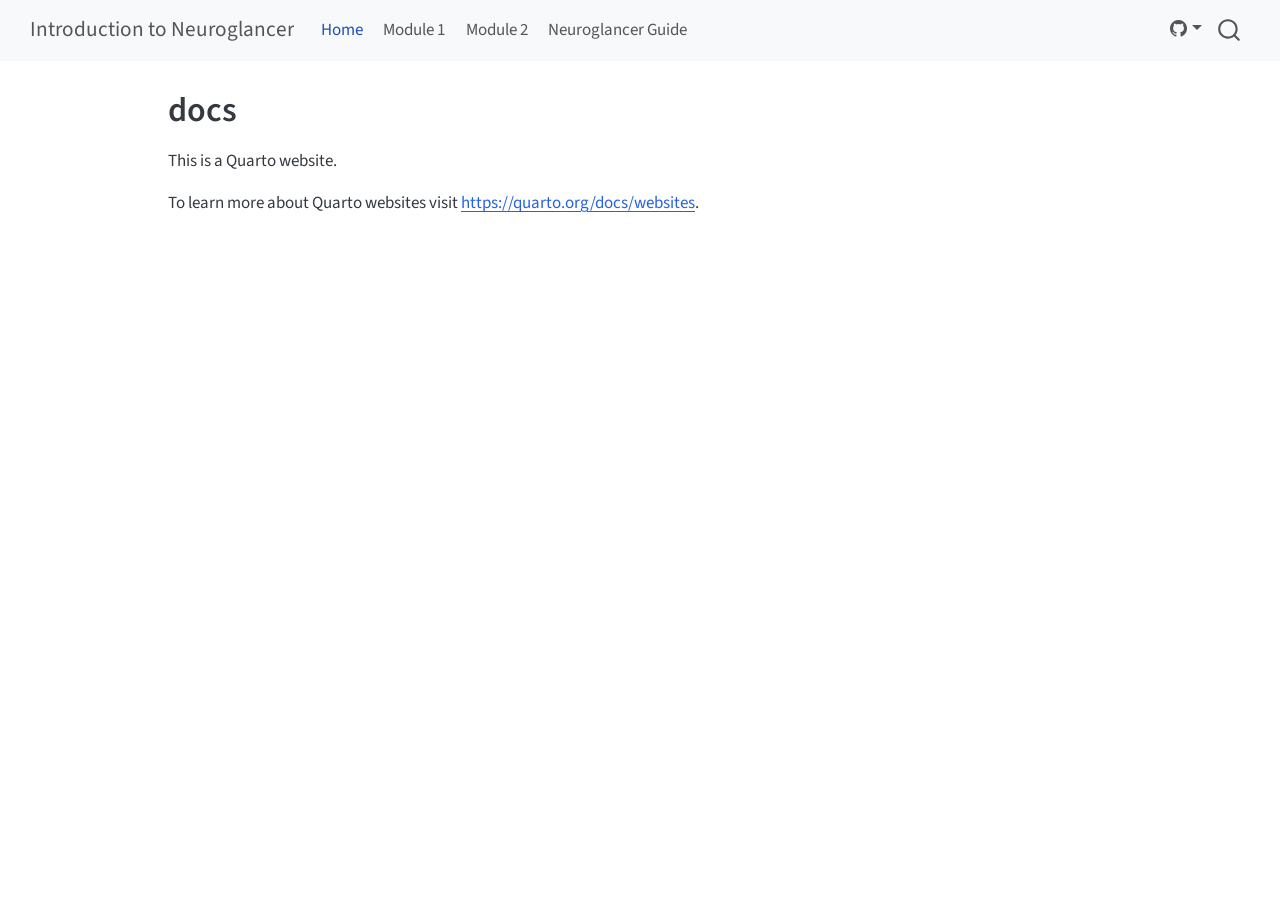
<file: index.html>
<!DOCTYPE html>
<html xmlns="http://www.w3.org/1999/xhtml" lang="en" xml:lang="en"><head>

<meta charset="utf-8">
<meta name="generator" content="quarto-1.10.18">

<meta name="viewport" content="width=device-width, initial-scale=1.0, user-scalable=yes">


<title>docs – Introduction to Neuroglancer</title>
<style>
/* Default styles provided by pandoc.
** See https://pandoc.org/MANUAL.html#variables-for-html for config info.
*/
span.smallcaps{font-variant: small-caps;}
div.columns{display: flex; gap: 1.5em;}
div.column{flex: auto;}
@media screen {
div.columns{gap: min(4vw, 1.5em);}
div.column{overflow-x: auto;}
}
div.hanging-indent{margin-left: 1.5em; text-indent: -1.5em;}
ul.task-list{list-style: none;}
ul.task-list li input[type="checkbox"] {
  width: 0.8em;
  margin: 0 0.8em 0.2em -1em; /* quarto-specific, see https://github.com/quarto-dev/quarto-cli/issues/4556 */ 
  vertical-align: middle;
}
</style>


<script src="site_libs/quarto-nav/quarto-nav.js"></script>
<script src="site_libs/quarto-nav/headroom.min.js"></script>
<script src="site_libs/clipboard/clipboard.min.js"></script>
<script src="site_libs/quarto-search/autocomplete.umd.js"></script>
<script src="site_libs/quarto-search/fuse.min.js"></script>
<script src="site_libs/quarto-search/quarto-search.js"></script>
<meta name="quarto:offset" content="./">
<script src="site_libs/quarto-html/quarto.js" type="module"></script>
<script src="site_libs/quarto-html/tabsets/tabsets.js" type="module"></script>
<script src="site_libs/quarto-html/popper.min.js"></script>
<script src="site_libs/quarto-html/tippy.umd.min.js"></script>
<script src="site_libs/quarto-html/anchor.min.js"></script>
<link href="site_libs/quarto-html/tippy.css" rel="stylesheet">
<link href="site_libs/quarto-html/quarto-syntax-highlighting-64a204ab8560d761af7679ceaba22944.css" rel="stylesheet" id="quarto-text-highlighting-styles">
<script src="site_libs/bootstrap/bootstrap.min.js"></script>
<link href="site_libs/bootstrap/bootstrap-icons.css" rel="stylesheet">
<link href="site_libs/bootstrap/bootstrap-172ba59bd5e0b52282274ba0c0cc16fc.min.css" rel="stylesheet" append-hash="true" id="quarto-bootstrap" data-mode="light">
<script id="quarto-search-options" type="application/json">{
  "location": "navbar",
  "copy-button": false,
  "collapse-after": 3,
  "panel-placement": "end",
  "type": "overlay",
  "limit": 50,
  "keyboard-shortcut": [
    "f",
    "/",
    "s"
  ],
  "show-item-context": false,
  "language": {
    "search-no-results-text": "No results",
    "search-matching-documents-text": "matching documents",
    "search-copy-link-title": "Copy link to search",
    "search-hide-matches-text": "Hide additional matches",
    "search-more-match-text": "more match in this document",
    "search-more-matches-text": "more matches in this document",
    "search-clear-button-title": "Clear",
    "search-text-placeholder": "",
    "search-detached-cancel-button-title": "Cancel",
    "search-submit-button-title": "Submit",
    "search-label": "Search"
  }
}</script>


<link rel="stylesheet" href="styles.css">
</head>

<body class="nav-fixed quarto-light">

<div id="quarto-search-results"></div>
  <header id="quarto-header" class="headroom fixed-top">
    <nav class="navbar navbar-expand-lg " data-bs-theme="dark">
      <div class="navbar-container container-fluid">
      <div class="navbar-brand-container mx-auto">
    <a class="navbar-brand" href="./index.html">
    <span class="navbar-title">Introduction to Neuroglancer</span>
    </a>
  </div>
            <div id="quarto-search" class="" title="Search"></div>
          <button class="navbar-toggler" type="button" data-bs-toggle="collapse" data-bs-target="#navbarCollapse" aria-controls="navbarCollapse" role="menu" aria-expanded="false" aria-label="Toggle navigation" onclick="if (window.quartoToggleHeadroom) { window.quartoToggleHeadroom(); }">
  <span class="navbar-toggler-icon"></span>
</button>
          <div class="collapse navbar-collapse" id="navbarCollapse">
            <ul class="navbar-nav navbar-nav-scroll me-auto">
  <li class="nav-item">
    <a class="nav-link active" href="./index.html" aria-current="page"> 
<span class="menu-text">Home</span></a>
  </li>  
  <li class="nav-item">
    <a class="nav-link" href="./module-1.html"> 
<span class="menu-text">Module 1</span></a>
  </li>  
  <li class="nav-item">
    <a class="nav-link" href="./module-2.html"> 
<span class="menu-text">Module 2</span></a>
  </li>  
  <li class="nav-item">
    <a class="nav-link" href="./neuroglancer-guide/neuroglancer-guide.html"> 
<span class="menu-text">Neuroglancer Guide</span></a>
  </li>  
</ul>
          </div> <!-- /navcollapse -->
            <div class="quarto-navbar-tools">
    <div class="dropdown">
      <a href="" title="" id="quarto-navigation-tool-dropdown-0" class="quarto-navigation-tool dropdown-toggle px-1" data-bs-toggle="dropdown" aria-expanded="false" role="link" aria-label=""><i class="bi bi-github"></i></a>
      <ul class="dropdown-menu" aria-labelledby="quarto-navigation-tool-dropdown-0">
          <li>
            <a class="dropdown-item quarto-navbar-tools-item" href="https://github.com/AllenInstitute/Introduction_to_Neuroglancer">
            Source Code
            </a>
          </li>
          <li>
            <a class="dropdown-item quarto-navbar-tools-item" href="https://github.com/AllenInstitute/Introduction_to_Neuroglancer/issues">
            Report a Bug
            </a>
          </li>
      </ul>
    </div>
</div>
      </div> <!-- /container-fluid -->
    </nav>
</header>
<!-- content -->
<div id="quarto-content" class="quarto-container page-columns page-rows-contents page-layout-article page-navbar">
<!-- sidebar -->
<!-- margin-sidebar -->
    <div id="quarto-margin-sidebar" class="sidebar margin-sidebar zindex-bottom">
        
    </div>
<!-- main -->
<main class="content" id="quarto-document-content">

<header id="title-block-header" class="quarto-title-block default">
<div class="quarto-title">
<h1 class="title">docs</h1>
</div>



<div class="quarto-title-meta">

    
  
    
  </div>
  


</header>


<p>This is a Quarto website.</p>
<p>To learn more about Quarto websites visit <a href="https://quarto.org/docs/websites" class="uri">https://quarto.org/docs/websites</a>.</p>



<a onclick="window.scrollTo(0, 0); return false;" role="button" id="quarto-back-to-top"><i class="bi bi-arrow-up"></i> Back to top</a></main> <!-- /main -->
<!-- Client-side student answers (serverless): persists to localStorage and

     offers a floating Download / Copy panel. Nothing leaves the browser.



     Authoring forms handled:

       1.  shortcode -> <textarea class="answer-field">

       2. Write-in tables          -> blank <td> cells become inputs. No markup

          change needed. A cell that holds an element (e.g. an icon image) is

          never treated as a blank, so icon/reference tables are left intact.

          A column becomes a DROPDOWN if its header/label cell

          ends with a brace list of options, separated by ";" or "|", e.g.

              **Cell Body Layer** {Layer 1;Layer 2/3;Layer 4;Layer 5;Layer 6}

          (";" needs no escaping in a table cell; if you use "|", escape it as \|

          in a .qmd — in an .ipynb prefer ";" to avoid JSON backslash escaping.)



     Export (Download all / Copy this page) rebuilds each answer table as a

     Markdown table with the student's entries filled in, so it maps 1:1 back to

     what they saw on the page. Wired site-wide via include-after-body (HTML only). -->

<div id="answers-panel" class="answers-panel no-print" hidden="">

  <span class="answers-panel-label">My answers</span>

  <button type="button" id="answers-download" class="answers-btn">⬇ Download all</button>

  <button type="button" id="answers-copy" class="answers-btn">⧉ Copy this page</button>

  <span id="answers-status" class="answers-status" aria-live="polite"></span>

</div>

<script>

(function () {

  "use strict";

  var NS = "introng:";                   // value keys:  introng:<path>::<id>

  var META = "introng:meta:";            // structure:   introng:meta:<path>

  var pageKey = location.pathname;

  var pageTitle = (document.title || pageKey)

    .replace(/\s*[–—|-]\s*Introduction to Neuroglancer.*$/i, "").trim() || pageKey;



  function lsGet(k) { try { return localStorage.getItem(k); } catch (e) { return null; } }

  function lsSet(k, v) { try { localStorage.setItem(k, v); } catch (e) {} }

  function keyFor(id) { return NS + pageKey + "::" + id; }

  function esc(s) { return String(s == null ? "" : s).replace(/\s+/g, " ").replace(/\|/g, "\\|").trim(); }



  var fields = [];        // {el, id, prompt} — everything autosaved/restored

  var liveTables = [];    // current page, DOM-resolved: {title, headers, rows:[[cell]]}

  var liveTextareas = []; // current page: {el, prompt}



  function wireSave(el, id, prompt) {

    function save() { lsSet(keyFor(id), JSON.stringify({ v: el.value, p: prompt, page: pageKey, title: pageTitle })); }

    el.addEventListener("input", save);

    el.addEventListener("change", save);

  }



  // ---- 1. Textarea widgets from  ------------------------------

  Array.prototype.slice.call(document.querySelectorAll(".answer-field")).forEach(function (el) {

    var promptEl = el.previousElementSibling;

    var prompt = promptEl ? promptEl.textContent.trim() : el.getAttribute("data-answer-id");

    fields.push({ el: el, id: el.getAttribute("data-answer-id"), prompt: prompt });

    liveTextareas.push({ el: el, prompt: prompt });

  });



  // ---- 2. Write-in tables ---------------------------------------------------

  function nearestHeading(node) {

    var cur = node;

    while (cur && cur !== document.body) {

      var sib = cur.previousElementSibling;

      while (sib) {

        if (/^H[1-6]$/.test(sib.tagName)) { return sib.textContent.trim(); }

        var h = sib.querySelector && sib.querySelector("h1,h2,h3,h4,h5,h6");

        if (h) { return h.textContent.trim(); }

        sib = sib.previousElementSibling;

      }

      cur = cur.parentNode;

    }

    return "";

  }



  var main = document.querySelector("main") || document.body;

  var tIdx = 0;

  Array.prototype.slice.call(main.querySelectorAll("table")).forEach(function (table) {

    var bodyRows = Array.prototype.slice.call(table.querySelectorAll("tbody tr"));

    if (!bodyRows.length) { return; }

    var hasBlank = bodyRows.some(function (tr) {

      return Array.prototype.slice.call(tr.children).some(function (td) {

        return td.tagName === "TD" && !td.textContent.trim() && !td.querySelector("*");

      });

    });

    if (!hasBlank) { return; }                      // not an answer table



    // Label row = real <thead> if it has text, else the first body row.

    var headCells = Array.prototype.slice.call(table.querySelectorAll("thead th, thead td"));

    var usedThead = headCells.map(function (c) { return c.textContent.trim(); }).join("") !== "";

    var labelCells = usedThead ? headCells : Array.prototype.slice.call(bodyRows[0].children);

    var dataRows = usedThead ? bodyRows : bodyRows.slice(1);



    // Parse "{a;b;c}" (or "a|b|c") option lists out of each label cell; strip from display.

    var colOptions = labelCells.map(function (cell) {

      var m = /\{([^}]*)\}\s*$/.exec(cell.textContent);

      if (!m) { return null; }

      cell.innerHTML = cell.innerHTML.replace(/\s*\{[^}]*\}\s*$/, "");

      return m[1].split(/[;|]/).map(function (s) { return s.trim(); }).filter(Boolean);

    });

    var headers = labelCells.map(function (c) { return c.textContent.trim(); });

    var section = nearestHeading(table);

    var myIdx = tIdx++;



    var liveRows = [];

    dataRows.forEach(function (tr, ri) {

      var rowCells = [];

      var rowLabel = tr.children[0] ? tr.children[0].textContent.trim() : "";

      Array.prototype.slice.call(tr.children).forEach(function (td, ci) {

        if (td.tagName !== "TD" || td.textContent.trim() || td.querySelector("*")) {

          rowCells.push({ text: td.textContent.trim() });

          return;

        }

        var id = "t" + myIdx + "r" + ri + "c" + ci;

        var prompt = (section ? section + " — " : "") + (headers[ci] || "col " + (ci + 1)) +

                     (rowLabel && ci > 0 ? " (" + rowLabel + ")" : "");

        var el;

        if (colOptions[ci]) {

          el = document.createElement("select");

          var blank = document.createElement("option");

          blank.value = ""; blank.textContent = "—"; el.appendChild(blank);

          colOptions[ci].forEach(function (o) {

            var op = document.createElement("option"); op.value = o; op.textContent = o; el.appendChild(op);

          });

        } else {

          el = document.createElement("input"); el.type = "text";

        }

        el.className = "answer-cell";

        el.setAttribute("data-answer-id", id);

        el.setAttribute("aria-label", prompt);

        td.textContent = "";

        td.appendChild(el);

        fields.push({ el: el, id: id, prompt: prompt });

        rowCells.push({ el: el });

      });

      liveRows.push(rowCells);

    });

    liveTables.push({ title: section, headers: headers, rows: liveRows });

  });



  var panel = document.getElementById("answers-panel");

  if (!fields.length) { return; }

  if (panel) { panel.hidden = false; }



  // ---- restore saved values + wire autosave; write page structure to storage -

  fields.forEach(function (f) {

    var raw = lsGet(keyFor(f.id));

    if (raw) {

      try { var o = JSON.parse(raw); if (o && typeof o.v === "string") { f.el.value = o.v; } }

      catch (e) { f.el.value = raw; }

    }

    wireSave(f.el, f.id, f.prompt);

  });



  // Serializable structure so "Download all" can rebuild tables for any visited page.

  lsSet(META + pageKey, JSON.stringify({

    title: pageTitle,

    tables: liveTables.map(function (t) {

      return {

        title: t.title, headers: t.headers,

        rows: t.rows.map(function (r) {

          return r.map(function (c) { return c.el ? { i: c.el.getAttribute("data-answer-id") } : { s: c.text }; });

        })

      };

    }),

    textareas: liveTextareas.map(function (t) { return { id: t.el.getAttribute("data-answer-id"), prompt: t.prompt }; })

  }));



  // ---- export ----------------------------------------------------------------

  function valFor(path, id) {

    try { var r = lsGet(NS + path + "::" + id); if (!r) { return ""; } var o = JSON.parse(r); return (o && o.v) || ""; }

    catch (e) { return ""; }

  }

  function tableMd(headers, rows) {                  // rows: array of resolved strings

    var out = [];

    out.push("| " + headers.map(esc).join(" | ") + " |");

    out.push("|" + headers.map(function () { return " --- "; }).join("|") + "|");

    rows.forEach(function (r) { out.push("| " + r.map(esc).join(" | ") + " |"); });

    out.push("");

    return out;

  }

  function heading(out, title, state) {              // print "### title" only when it changes

    if (title && title !== state.last) { out.push("### " + title, ""); state.last = title; }

  }



  // Current page straight from the DOM (works even if storage is blocked).

  function currentPageMd() {

    var out = ["## " + pageTitle, ""], state = { last: "" };

    liveTables.forEach(function (t) {

      heading(out, t.title, state);

      var rows = t.rows.map(function (r) { return r.map(function (c) { return c.el ? c.el.value : c.text; }); });

      out = out.concat(tableMd(t.headers, rows));

    });

    liveTextareas.forEach(function (t) { if (t.el.value.trim()) { out.push("**" + t.prompt + "**", "", t.el.value, ""); } });

    return out;

  }



  // Any page, rebuilt from its stored structure + values.

  function storedPageMd(path, title) {

    var m; try { m = JSON.parse(lsGet(META + path)); } catch (e) { m = null; }

    var out = ["## " + title, ""], state = { last: "" };

    if (!m) { return out; }

    (m.tables || []).forEach(function (tb) {

      heading(out, tb.title, state);

      var rows = tb.rows.map(function (r) { return r.map(function (c) { return c.s != null ? c.s : valFor(path, c.i); }); });

      out = out.concat(tableMd(tb.headers, rows));

    });

    (m.textareas || []).forEach(function (t) { var v = valFor(path, t.id); if (v && v.trim()) { out.push("**" + t.prompt + "**", "", v, ""); } });

    return out;

  }



  function pagesWithData() {

    var set = {};

    try {

      for (var i = 0; i < localStorage.length; i++) {

        var k = localStorage.key(i);

        if (k.indexOf(META) === 0 || k.indexOf(NS) !== 0) { continue; }

        var rest = k.slice(NS.length), at = rest.indexOf("::");

        if (at < 0) { continue; }

        var o; try { o = JSON.parse(localStorage.getItem(k)); } catch (e) { continue; }

        if (!o || !o.v || !o.v.trim()) { continue; }

        set[rest.slice(0, at)] = o.title || rest.slice(0, at);

      }

    } catch (e) {}

    return set;

  }



  function header() { return ["# Introduction to Neuroglancer — my answers", "", "_Exported " + new Date().toLocaleString() + "_", ""]; }



  function downloadAllMd() {

    var pages = pagesWithData(), paths = Object.keys(pages);

    var out = header();

    if (!paths.length) { return out.join("\n") + "\n\n(No answers recorded yet.)\n"; }

    paths.sort().forEach(function (p) {

      out = out.concat(p === pageKey ? currentPageMd() : storedPageMd(p, pages[p]));

    });

    return out.join("\n") + "\n";

  }



  function flash(msg) {

    var s = document.getElementById("answers-status");

    if (!s) { return; }

    s.textContent = msg;

    setTimeout(function () { s.textContent = ""; }, 2500);

  }

  function download(text) {

    var blob = new Blob([text], { type: "text/markdown;charset=utf-8" });

    var url = URL.createObjectURL(blob), a = document.createElement("a");

    a.href = url; a.download = "introduction-to-neuroglancer-answers-" + new Date().toISOString().slice(0, 10) + ".md";

    document.body.appendChild(a); a.click(); document.body.removeChild(a);

    setTimeout(function () { URL.revokeObjectURL(url); }, 1000);

  }



  var dl = document.getElementById("answers-download");

  if (dl) { dl.addEventListener("click", function () { download(downloadAllMd()); flash("Downloaded ✓"); }); }



  var cp = document.getElementById("answers-copy");

  if (cp) {

    cp.addEventListener("click", function () {

      var text = header().concat(currentPageMd()).join("\n") + "\n";

      if (navigator.clipboard && navigator.clipboard.writeText) {

        navigator.clipboard.writeText(text).then(function () { flash("Copied this page ✓"); }, function () { flash("Copy failed — use Download"); });

      } else { flash("Copy unsupported — use Download"); }

    });

  }

})();

</script>

<script id="quarto-html-after-body" type="application/javascript">
  window.document.addEventListener("DOMContentLoaded", function (event) {
    const icon = "";
    const anchorJS = new window.AnchorJS();
    anchorJS.options = {
      placement: 'right',
      icon: icon
    };
    anchorJS.add('.anchored');
    const isCodeAnnotation = (el) => {
      for (const clz of el.classList) {
        if (clz.startsWith('code-annotation-')) {                     
          return true;
        }
      }
      return false;
    }
    const onCopySuccess = function(e) {
      // button target
      const button = e.trigger;
      // don't keep focus
      button.blur();
      // flash "checked"
      button.classList.add('code-copy-button-checked');
      var currentTitle = button.getAttribute("title");
      button.setAttribute("title", "Copied!");
      let tooltip;
      if (window.bootstrap) {
        button.setAttribute("data-bs-toggle", "tooltip");
        button.setAttribute("data-bs-placement", "left");
        button.setAttribute("data-bs-title", "Copied!");
        tooltip = new bootstrap.Tooltip(button, 
          { trigger: "manual", 
            customClass: "code-copy-button-tooltip",
            offset: [0, -8]});
        tooltip.show();    
      }
      setTimeout(function() {
        if (tooltip) {
          tooltip.hide();
          button.removeAttribute("data-bs-title");
          button.removeAttribute("data-bs-toggle");
          button.removeAttribute("data-bs-placement");
        }
        button.setAttribute("title", currentTitle);
        button.classList.remove('code-copy-button-checked');
      }, 1000);
      // clear code selection
      e.clearSelection();
    }
    const getTextToCopy = function(trigger) {
      const outerScaffold = trigger.parentElement.cloneNode(true);
      const codeEl = outerScaffold.querySelector('code');
      for (const childEl of codeEl.children) {
        if (isCodeAnnotation(childEl)) {
          childEl.remove();
        }
      }
      return codeEl.innerText;
    }
    const clipboard = new window.ClipboardJS('.code-copy-button:not([data-in-quarto-modal])', {
      text: getTextToCopy
    });
    clipboard.on('success', onCopySuccess);
    if (window.document.getElementById('quarto-embedded-source-code-modal')) {
      const clipboardModal = new window.ClipboardJS('.code-copy-button[data-in-quarto-modal]', {
        text: getTextToCopy,
        container: window.document.getElementById('quarto-embedded-source-code-modal')
      });
      clipboardModal.on('success', onCopySuccess);
    }
      var localhostRegex = new RegExp(/^(?:http|https):\/\/localhost\:?[0-9]*\//);
      var mailtoRegex = new RegExp(/^mailto:/);
        var filterRegex = new RegExp("https:\/\/AllenInstitute\.github\.io\/Introduction_to_Neuroglancer\/");
      var isInternal = (href) => {
          return filterRegex.test(href) || localhostRegex.test(href) || mailtoRegex.test(href);
      }
      // Inspect non-navigation links and adorn them if external
     var links = window.document.querySelectorAll('a[href]:not(.nav-link):not(.navbar-brand):not(.toc-action):not(.sidebar-link):not(.sidebar-item-toggle):not(.pagination-link):not(.no-external):not([aria-hidden]):not(.dropdown-item):not(.quarto-navigation-tool):not(.about-link)');
      for (var i=0; i<links.length; i++) {
        const link = links[i];
        if (!isInternal(link.href)) {
          // undo the damage that might have been done by quarto-nav.js in the case of
          // links that we want to consider external
          if (link.dataset.originalHref !== undefined) {
            link.href = link.dataset.originalHref;
          }
            // target, if specified
            link.setAttribute("target", "_blank");
            if (link.getAttribute("rel") === null) {
              link.setAttribute("rel", "noopener");
            }
        }
      }
    function tippyHover(el, contentFn, onTriggerFn, onUntriggerFn) {
      const config = {
        allowHTML: true,
        maxWidth: 500,
        delay: 100,
        arrow: false,
        appendTo: function(el) {
            return el.parentElement;
        },
        interactive: true,
        interactiveBorder: 10,
        theme: 'quarto',
        placement: 'bottom-start',
      };
      if (contentFn) {
        config.content = contentFn;
      }
      if (onTriggerFn) {
        config.onTrigger = onTriggerFn;
      }
      if (onUntriggerFn) {
        config.onUntrigger = onUntriggerFn;
      }
      window.tippy(el, config); 
    }
    const noterefs = window.document.querySelectorAll('a[role="doc-noteref"]');
    for (var i=0; i<noterefs.length; i++) {
      const ref = noterefs[i];
      tippyHover(ref, function() {
        // use id or data attribute instead here
        let href = ref.getAttribute('data-footnote-href') || ref.getAttribute('href');
        try { href = new URL(href).hash; } catch {}
        const id = href.replace(/^#\/?/, "");
        const note = window.document.getElementById(id);
        if (note) {
          return note.innerHTML;
        } else {
          return "";
        }
      });
    }
    const xrefs = window.document.querySelectorAll('a.quarto-xref');
    const processXRef = (id, note) => {
      // Strip column container classes
      const stripColumnClz = (el) => {
        el.classList.remove("page-full", "page-columns");
        if (el.children) {
          for (const child of el.children) {
            stripColumnClz(child);
          }
        }
      }
      stripColumnClz(note)
      if (id === null || id.startsWith('sec-')) {
        // Special case sections, only their first couple elements
        const container = document.createElement("div");
        if (note.children && note.children.length > 2) {
          container.appendChild(note.children[0].cloneNode(true));
          for (let i = 1; i < note.children.length; i++) {
            const child = note.children[i];
            if (child.tagName === "P" && child.innerText === "") {
              continue;
            } else {
              container.appendChild(child.cloneNode(true));
              break;
            }
          }
          if (window.Quarto?.typesetMath) {
            window.Quarto.typesetMath(container);
          }
          return container.innerHTML
        } else {
          if (window.Quarto?.typesetMath) {
            window.Quarto.typesetMath(note);
          }
          return note.innerHTML;
        }
      } else {
        // Remove any anchor links if they are present
        const anchorLink = note.querySelector('a.anchorjs-link');
        if (anchorLink) {
          anchorLink.remove();
        }
        if (window.Quarto?.typesetMath) {
          window.Quarto.typesetMath(note);
        }
        if (note.classList.contains("callout")) {
          return note.outerHTML;
        } else {
          return note.innerHTML;
        }
      }
    }
    for (var i=0; i<xrefs.length; i++) {
      const xref = xrefs[i];
      tippyHover(xref, undefined, function(instance) {
        instance.disable();
        let url = xref.getAttribute('href');
        let hash = undefined; 
        if (url.startsWith('#')) {
          hash = url;
        } else {
          try { hash = new URL(url).hash; } catch {}
        }
        if (hash) {
          const id = hash.replace(/^#\/?/, "");
          const note = window.document.getElementById(id);
          if (note !== null) {
            try {
              const html = processXRef(id, note.cloneNode(true));
              instance.setContent(html);
            } finally {
              instance.enable();
              instance.show();
            }
          } else {
            // See if we can fetch this
            fetch(url.split('#')[0])
            .then(res => res.text())
            .then(html => {
              const parser = new DOMParser();
              const htmlDoc = parser.parseFromString(html, "text/html");
              const note = htmlDoc.getElementById(id);
              if (note !== null) {
                const html = processXRef(id, note);
                instance.setContent(html);
              } 
            }).finally(() => {
              instance.enable();
              instance.show();
            });
          }
        } else {
          // See if we can fetch a full url (with no hash to target)
          // This is a special case and we should probably do some content thinning / targeting
          fetch(url)
          .then(res => res.text())
          .then(html => {
            const parser = new DOMParser();
            const htmlDoc = parser.parseFromString(html, "text/html");
            const note = htmlDoc.querySelector('main.content');
            if (note !== null) {
              // This should only happen for chapter cross references
              // (since there is no id in the URL)
              // remove the first header
              if (note.children.length > 0 && note.children[0].tagName === "HEADER") {
                note.children[0].remove();
              }
              const html = processXRef(null, note);
              instance.setContent(html);
            } 
          }).finally(() => {
            instance.enable();
            instance.show();
          });
        }
      }, function(instance) {
      });
    }
        let selectedAnnoteEl;
        const selectorForAnnotation = ( cell, annotation) => {
          let cellAttr = 'data-code-cell="' + cell + '"';
          let lineAttr = 'data-code-annotation="' +  annotation + '"';
          const selector = 'span[' + cellAttr + '][' + lineAttr + ']';
          return selector;
        }
        const selectCodeLines = (annoteEl) => {
          const doc = window.document;
          const targetCell = annoteEl.getAttribute("data-target-cell");
          const targetAnnotation = annoteEl.getAttribute("data-target-annotation");
          const annoteSpan = window.document.querySelector(selectorForAnnotation(targetCell, targetAnnotation));
          const lines = annoteSpan.getAttribute("data-code-lines").split(",");
          const lineIds = lines.map((line) => {
            return targetCell + "-" + line;
          })
          let top = null;
          let height = null;
          let parent = null;
          if (lineIds.length > 0) {
              //compute the position of the single el (top and bottom and make a div)
              const el = window.document.getElementById(lineIds[0]);
              top = el.offsetTop;
              height = el.offsetHeight;
              parent = el.parentElement.parentElement;
            if (lineIds.length > 1) {
              const lastEl = window.document.getElementById(lineIds[lineIds.length - 1]);
              const bottom = lastEl.offsetTop + lastEl.offsetHeight;
              height = bottom - top;
            }
            if (top !== null && height !== null && parent !== null) {
              // cook up a div (if necessary) and position it 
              let div = window.document.getElementById("code-annotation-line-highlight");
              if (div === null) {
                div = window.document.createElement("div");
                div.setAttribute("id", "code-annotation-line-highlight");
                div.style.position = 'absolute';
                parent.appendChild(div);
              }
              div.style.top = top - 2 + "px";
              div.style.height = height + 4 + "px";
              div.style.left = 0;
              let gutterDiv = window.document.getElementById("code-annotation-line-highlight-gutter");
              if (gutterDiv === null) {
                gutterDiv = window.document.createElement("div");
                gutterDiv.setAttribute("id", "code-annotation-line-highlight-gutter");
                gutterDiv.style.position = 'absolute';
                const codeCell = window.document.getElementById(targetCell);
                const gutter = codeCell.querySelector('.code-annotation-gutter');
                gutter.appendChild(gutterDiv);
              }
              gutterDiv.style.top = top - 2 + "px";
              gutterDiv.style.height = height + 4 + "px";
            }
            selectedAnnoteEl = annoteEl;
          }
        };
        const unselectCodeLines = () => {
          const elementsIds = ["code-annotation-line-highlight", "code-annotation-line-highlight-gutter"];
          elementsIds.forEach((elId) => {
            const div = window.document.getElementById(elId);
            if (div) {
              div.remove();
            }
          });
          selectedAnnoteEl = undefined;
        };
          // Handle positioning of the toggle
      window.addEventListener(
        "resize",
        throttle(() => {
          elRect = undefined;
          if (selectedAnnoteEl) {
            selectCodeLines(selectedAnnoteEl);
          }
        }, 10)
      );
      function throttle(fn, ms) {
      let throttle = false;
      let timer;
        return (...args) => {
          if(!throttle) { // first call gets through
              fn.apply(this, args);
              throttle = true;
          } else { // all the others get throttled
              if(timer) clearTimeout(timer); // cancel #2
              timer = setTimeout(() => {
                fn.apply(this, args);
                timer = throttle = false;
              }, ms);
          }
        };
      }
        // Attach click handler to the DT
        const annoteDls = window.document.querySelectorAll('dt[data-target-cell]');
        for (const annoteDlNode of annoteDls) {
          annoteDlNode.addEventListener('click', (event) => {
            const clickedEl = event.target;
            if (clickedEl !== selectedAnnoteEl) {
              unselectCodeLines();
              const activeEl = window.document.querySelector('dt[data-target-cell].code-annotation-active');
              if (activeEl) {
                activeEl.classList.remove('code-annotation-active');
              }
              selectCodeLines(clickedEl);
              clickedEl.classList.add('code-annotation-active');
            } else {
              // Unselect the line
              unselectCodeLines();
              clickedEl.classList.remove('code-annotation-active');
            }
          });
        }
    const findCites = (el) => {
      const parentEl = el.parentElement;
      if (parentEl) {
        const cites = parentEl.dataset.cites;
        if (cites) {
          return {
            el,
            cites: cites.split(' ')
          };
        } else {
          return findCites(el.parentElement)
        }
      } else {
        return undefined;
      }
    };
    var bibliorefs = window.document.querySelectorAll('a[role="doc-biblioref"]');
    for (var i=0; i<bibliorefs.length; i++) {
      const ref = bibliorefs[i];
      const citeInfo = findCites(ref);
      if (citeInfo) {
        tippyHover(citeInfo.el, function() {
          var popup = window.document.createElement('div');
          citeInfo.cites.forEach(function(cite) {
            var citeDiv = window.document.createElement('div');
            citeDiv.classList.add('hanging-indent');
            citeDiv.classList.add('csl-entry');
            var biblioDiv = window.document.getElementById('ref-' + cite);
            if (biblioDiv) {
              citeDiv.innerHTML = biblioDiv.innerHTML;
            }
            popup.appendChild(citeDiv);
          });
          return popup.innerHTML;
        });
      }
    }
  });
  </script>
</div> <!-- /content -->




</body></html>
</file>
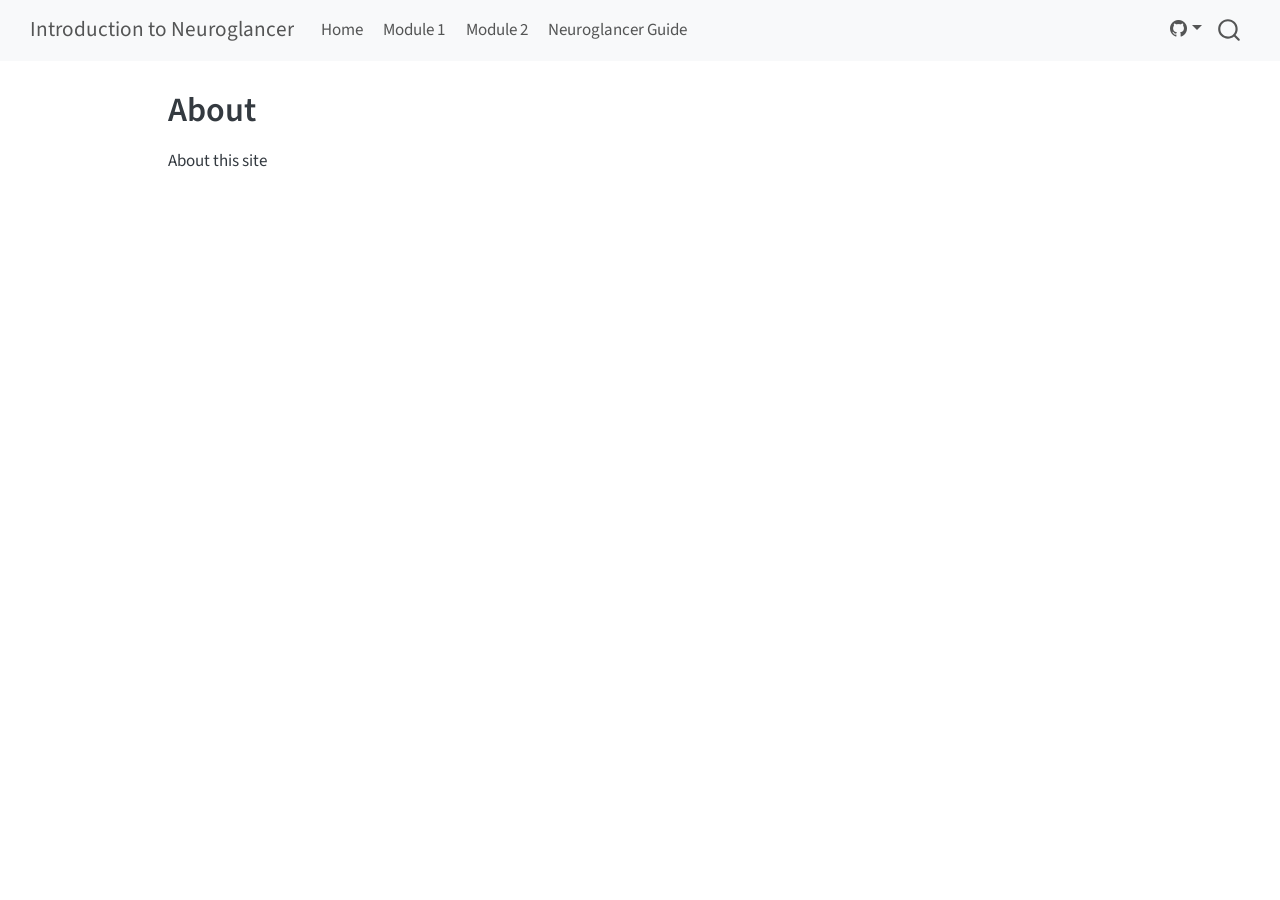
<file: about.html>
<!DOCTYPE html>
<html xmlns="http://www.w3.org/1999/xhtml" lang="en" xml:lang="en"><head>

<meta charset="utf-8">
<meta name="generator" content="quarto-1.10.18">

<meta name="viewport" content="width=device-width, initial-scale=1.0, user-scalable=yes">


<title>About – Introduction to Neuroglancer</title>
<style>
/* Default styles provided by pandoc.
** See https://pandoc.org/MANUAL.html#variables-for-html for config info.
*/
span.smallcaps{font-variant: small-caps;}
div.columns{display: flex; gap: 1.5em;}
div.column{flex: auto;}
@media screen {
div.columns{gap: min(4vw, 1.5em);}
div.column{overflow-x: auto;}
}
div.hanging-indent{margin-left: 1.5em; text-indent: -1.5em;}
ul.task-list{list-style: none;}
ul.task-list li input[type="checkbox"] {
  width: 0.8em;
  margin: 0 0.8em 0.2em -1em; /* quarto-specific, see https://github.com/quarto-dev/quarto-cli/issues/4556 */ 
  vertical-align: middle;
}
</style>


<script src="site_libs/quarto-nav/quarto-nav.js"></script>
<script src="site_libs/quarto-nav/headroom.min.js"></script>
<script src="site_libs/clipboard/clipboard.min.js"></script>
<script src="site_libs/quarto-search/autocomplete.umd.js"></script>
<script src="site_libs/quarto-search/fuse.min.js"></script>
<script src="site_libs/quarto-search/quarto-search.js"></script>
<meta name="quarto:offset" content="./">
<script src="site_libs/quarto-html/quarto.js" type="module"></script>
<script src="site_libs/quarto-html/tabsets/tabsets.js" type="module"></script>
<script src="site_libs/quarto-html/popper.min.js"></script>
<script src="site_libs/quarto-html/tippy.umd.min.js"></script>
<script src="site_libs/quarto-html/anchor.min.js"></script>
<link href="site_libs/quarto-html/tippy.css" rel="stylesheet">
<link href="site_libs/quarto-html/quarto-syntax-highlighting-64a204ab8560d761af7679ceaba22944.css" rel="stylesheet" id="quarto-text-highlighting-styles">
<script src="site_libs/bootstrap/bootstrap.min.js"></script>
<link href="site_libs/bootstrap/bootstrap-icons.css" rel="stylesheet">
<link href="site_libs/bootstrap/bootstrap-172ba59bd5e0b52282274ba0c0cc16fc.min.css" rel="stylesheet" append-hash="true" id="quarto-bootstrap" data-mode="light">
<script id="quarto-search-options" type="application/json">{
  "location": "navbar",
  "copy-button": false,
  "collapse-after": 3,
  "panel-placement": "end",
  "type": "overlay",
  "limit": 50,
  "keyboard-shortcut": [
    "f",
    "/",
    "s"
  ],
  "show-item-context": false,
  "language": {
    "search-no-results-text": "No results",
    "search-matching-documents-text": "matching documents",
    "search-copy-link-title": "Copy link to search",
    "search-hide-matches-text": "Hide additional matches",
    "search-more-match-text": "more match in this document",
    "search-more-matches-text": "more matches in this document",
    "search-clear-button-title": "Clear",
    "search-text-placeholder": "",
    "search-detached-cancel-button-title": "Cancel",
    "search-submit-button-title": "Submit",
    "search-label": "Search"
  }
}</script>


<link rel="stylesheet" href="styles.css">
</head>

<body class="nav-fixed quarto-light">

<div id="quarto-search-results"></div>
  <header id="quarto-header" class="headroom fixed-top">
    <nav class="navbar navbar-expand-lg " data-bs-theme="dark">
      <div class="navbar-container container-fluid">
      <div class="navbar-brand-container mx-auto">
    <a class="navbar-brand" href="./index.html">
    <span class="navbar-title">Introduction to Neuroglancer</span>
    </a>
  </div>
            <div id="quarto-search" class="" title="Search"></div>
          <button class="navbar-toggler" type="button" data-bs-toggle="collapse" data-bs-target="#navbarCollapse" aria-controls="navbarCollapse" role="menu" aria-expanded="false" aria-label="Toggle navigation" onclick="if (window.quartoToggleHeadroom) { window.quartoToggleHeadroom(); }">
  <span class="navbar-toggler-icon"></span>
</button>
          <div class="collapse navbar-collapse" id="navbarCollapse">
            <ul class="navbar-nav navbar-nav-scroll me-auto">
  <li class="nav-item">
    <a class="nav-link" href="./index.html"> 
<span class="menu-text">Home</span></a>
  </li>  
  <li class="nav-item">
    <a class="nav-link" href="./module-1.html"> 
<span class="menu-text">Module 1</span></a>
  </li>  
  <li class="nav-item">
    <a class="nav-link" href="./module-2.html"> 
<span class="menu-text">Module 2</span></a>
  </li>  
  <li class="nav-item">
    <a class="nav-link" href="./neuroglancer-guide/neuroglancer-guide.html"> 
<span class="menu-text">Neuroglancer Guide</span></a>
  </li>  
</ul>
          </div> <!-- /navcollapse -->
            <div class="quarto-navbar-tools">
    <div class="dropdown">
      <a href="" title="" id="quarto-navigation-tool-dropdown-0" class="quarto-navigation-tool dropdown-toggle px-1" data-bs-toggle="dropdown" aria-expanded="false" role="link" aria-label=""><i class="bi bi-github"></i></a>
      <ul class="dropdown-menu" aria-labelledby="quarto-navigation-tool-dropdown-0">
          <li>
            <a class="dropdown-item quarto-navbar-tools-item" href="https://github.com/AllenInstitute/Introduction_to_Neuroglancer">
            Source Code
            </a>
          </li>
          <li>
            <a class="dropdown-item quarto-navbar-tools-item" href="https://github.com/AllenInstitute/Introduction_to_Neuroglancer/issues">
            Report a Bug
            </a>
          </li>
      </ul>
    </div>
</div>
      </div> <!-- /container-fluid -->
    </nav>
</header>
<!-- content -->
<div id="quarto-content" class="quarto-container page-columns page-rows-contents page-layout-article page-navbar">
<!-- sidebar -->
<!-- margin-sidebar -->
    <div id="quarto-margin-sidebar" class="sidebar margin-sidebar zindex-bottom">
        
    </div>
<!-- main -->
<main class="content" id="quarto-document-content">

<header id="title-block-header" class="quarto-title-block default">
<div class="quarto-title">
<h1 class="title">About</h1>
</div>



<div class="quarto-title-meta">

    
  
    
  </div>
  


</header>


<p>About this site</p>



<a onclick="window.scrollTo(0, 0); return false;" role="button" id="quarto-back-to-top"><i class="bi bi-arrow-up"></i> Back to top</a></main> <!-- /main -->
<!-- Client-side student answers (serverless): persists to localStorage and

     offers a floating Download / Copy panel. Nothing leaves the browser.



     Authoring forms handled:

       1.  shortcode -> <textarea class="answer-field">

       2. Write-in tables          -> blank <td> cells become inputs. No markup

          change needed. A cell that holds an element (e.g. an icon image) is

          never treated as a blank, so icon/reference tables are left intact.

          A column becomes a DROPDOWN if its header/label cell

          ends with a brace list of options, separated by ";" or "|", e.g.

              **Cell Body Layer** {Layer 1;Layer 2/3;Layer 4;Layer 5;Layer 6}

          (";" needs no escaping in a table cell; if you use "|", escape it as \|

          in a .qmd — in an .ipynb prefer ";" to avoid JSON backslash escaping.)



     Export (Download all / Copy this page) rebuilds each answer table as a

     Markdown table with the student's entries filled in, so it maps 1:1 back to

     what they saw on the page. Wired site-wide via include-after-body (HTML only). -->

<div id="answers-panel" class="answers-panel no-print" hidden="">

  <span class="answers-panel-label">My answers</span>

  <button type="button" id="answers-download" class="answers-btn">⬇ Download all</button>

  <button type="button" id="answers-copy" class="answers-btn">⧉ Copy this page</button>

  <span id="answers-status" class="answers-status" aria-live="polite"></span>

</div>

<script>

(function () {

  "use strict";

  var NS = "introng:";                   // value keys:  introng:<path>::<id>

  var META = "introng:meta:";            // structure:   introng:meta:<path>

  var pageKey = location.pathname;

  var pageTitle = (document.title || pageKey)

    .replace(/\s*[–—|-]\s*Introduction to Neuroglancer.*$/i, "").trim() || pageKey;



  function lsGet(k) { try { return localStorage.getItem(k); } catch (e) { return null; } }

  function lsSet(k, v) { try { localStorage.setItem(k, v); } catch (e) {} }

  function keyFor(id) { return NS + pageKey + "::" + id; }

  function esc(s) { return String(s == null ? "" : s).replace(/\s+/g, " ").replace(/\|/g, "\\|").trim(); }



  var fields = [];        // {el, id, prompt} — everything autosaved/restored

  var liveTables = [];    // current page, DOM-resolved: {title, headers, rows:[[cell]]}

  var liveTextareas = []; // current page: {el, prompt}



  function wireSave(el, id, prompt) {

    function save() { lsSet(keyFor(id), JSON.stringify({ v: el.value, p: prompt, page: pageKey, title: pageTitle })); }

    el.addEventListener("input", save);

    el.addEventListener("change", save);

  }



  // ---- 1. Textarea widgets from  ------------------------------

  Array.prototype.slice.call(document.querySelectorAll(".answer-field")).forEach(function (el) {

    var promptEl = el.previousElementSibling;

    var prompt = promptEl ? promptEl.textContent.trim() : el.getAttribute("data-answer-id");

    fields.push({ el: el, id: el.getAttribute("data-answer-id"), prompt: prompt });

    liveTextareas.push({ el: el, prompt: prompt });

  });



  // ---- 2. Write-in tables ---------------------------------------------------

  function nearestHeading(node) {

    var cur = node;

    while (cur && cur !== document.body) {

      var sib = cur.previousElementSibling;

      while (sib) {

        if (/^H[1-6]$/.test(sib.tagName)) { return sib.textContent.trim(); }

        var h = sib.querySelector && sib.querySelector("h1,h2,h3,h4,h5,h6");

        if (h) { return h.textContent.trim(); }

        sib = sib.previousElementSibling;

      }

      cur = cur.parentNode;

    }

    return "";

  }



  var main = document.querySelector("main") || document.body;

  var tIdx = 0;

  Array.prototype.slice.call(main.querySelectorAll("table")).forEach(function (table) {

    var bodyRows = Array.prototype.slice.call(table.querySelectorAll("tbody tr"));

    if (!bodyRows.length) { return; }

    var hasBlank = bodyRows.some(function (tr) {

      return Array.prototype.slice.call(tr.children).some(function (td) {

        return td.tagName === "TD" && !td.textContent.trim() && !td.querySelector("*");

      });

    });

    if (!hasBlank) { return; }                      // not an answer table



    // Label row = real <thead> if it has text, else the first body row.

    var headCells = Array.prototype.slice.call(table.querySelectorAll("thead th, thead td"));

    var usedThead = headCells.map(function (c) { return c.textContent.trim(); }).join("") !== "";

    var labelCells = usedThead ? headCells : Array.prototype.slice.call(bodyRows[0].children);

    var dataRows = usedThead ? bodyRows : bodyRows.slice(1);



    // Parse "{a;b;c}" (or "a|b|c") option lists out of each label cell; strip from display.

    var colOptions = labelCells.map(function (cell) {

      var m = /\{([^}]*)\}\s*$/.exec(cell.textContent);

      if (!m) { return null; }

      cell.innerHTML = cell.innerHTML.replace(/\s*\{[^}]*\}\s*$/, "");

      return m[1].split(/[;|]/).map(function (s) { return s.trim(); }).filter(Boolean);

    });

    var headers = labelCells.map(function (c) { return c.textContent.trim(); });

    var section = nearestHeading(table);

    var myIdx = tIdx++;



    var liveRows = [];

    dataRows.forEach(function (tr, ri) {

      var rowCells = [];

      var rowLabel = tr.children[0] ? tr.children[0].textContent.trim() : "";

      Array.prototype.slice.call(tr.children).forEach(function (td, ci) {

        if (td.tagName !== "TD" || td.textContent.trim() || td.querySelector("*")) {

          rowCells.push({ text: td.textContent.trim() });

          return;

        }

        var id = "t" + myIdx + "r" + ri + "c" + ci;

        var prompt = (section ? section + " — " : "") + (headers[ci] || "col " + (ci + 1)) +

                     (rowLabel && ci > 0 ? " (" + rowLabel + ")" : "");

        var el;

        if (colOptions[ci]) {

          el = document.createElement("select");

          var blank = document.createElement("option");

          blank.value = ""; blank.textContent = "—"; el.appendChild(blank);

          colOptions[ci].forEach(function (o) {

            var op = document.createElement("option"); op.value = o; op.textContent = o; el.appendChild(op);

          });

        } else {

          el = document.createElement("input"); el.type = "text";

        }

        el.className = "answer-cell";

        el.setAttribute("data-answer-id", id);

        el.setAttribute("aria-label", prompt);

        td.textContent = "";

        td.appendChild(el);

        fields.push({ el: el, id: id, prompt: prompt });

        rowCells.push({ el: el });

      });

      liveRows.push(rowCells);

    });

    liveTables.push({ title: section, headers: headers, rows: liveRows });

  });



  var panel = document.getElementById("answers-panel");

  if (!fields.length) { return; }

  if (panel) { panel.hidden = false; }



  // ---- restore saved values + wire autosave; write page structure to storage -

  fields.forEach(function (f) {

    var raw = lsGet(keyFor(f.id));

    if (raw) {

      try { var o = JSON.parse(raw); if (o && typeof o.v === "string") { f.el.value = o.v; } }

      catch (e) { f.el.value = raw; }

    }

    wireSave(f.el, f.id, f.prompt);

  });



  // Serializable structure so "Download all" can rebuild tables for any visited page.

  lsSet(META + pageKey, JSON.stringify({

    title: pageTitle,

    tables: liveTables.map(function (t) {

      return {

        title: t.title, headers: t.headers,

        rows: t.rows.map(function (r) {

          return r.map(function (c) { return c.el ? { i: c.el.getAttribute("data-answer-id") } : { s: c.text }; });

        })

      };

    }),

    textareas: liveTextareas.map(function (t) { return { id: t.el.getAttribute("data-answer-id"), prompt: t.prompt }; })

  }));



  // ---- export ----------------------------------------------------------------

  function valFor(path, id) {

    try { var r = lsGet(NS + path + "::" + id); if (!r) { return ""; } var o = JSON.parse(r); return (o && o.v) || ""; }

    catch (e) { return ""; }

  }

  function tableMd(headers, rows) {                  // rows: array of resolved strings

    var out = [];

    out.push("| " + headers.map(esc).join(" | ") + " |");

    out.push("|" + headers.map(function () { return " --- "; }).join("|") + "|");

    rows.forEach(function (r) { out.push("| " + r.map(esc).join(" | ") + " |"); });

    out.push("");

    return out;

  }

  function heading(out, title, state) {              // print "### title" only when it changes

    if (title && title !== state.last) { out.push("### " + title, ""); state.last = title; }

  }



  // Current page straight from the DOM (works even if storage is blocked).

  function currentPageMd() {

    var out = ["## " + pageTitle, ""], state = { last: "" };

    liveTables.forEach(function (t) {

      heading(out, t.title, state);

      var rows = t.rows.map(function (r) { return r.map(function (c) { return c.el ? c.el.value : c.text; }); });

      out = out.concat(tableMd(t.headers, rows));

    });

    liveTextareas.forEach(function (t) { if (t.el.value.trim()) { out.push("**" + t.prompt + "**", "", t.el.value, ""); } });

    return out;

  }



  // Any page, rebuilt from its stored structure + values.

  function storedPageMd(path, title) {

    var m; try { m = JSON.parse(lsGet(META + path)); } catch (e) { m = null; }

    var out = ["## " + title, ""], state = { last: "" };

    if (!m) { return out; }

    (m.tables || []).forEach(function (tb) {

      heading(out, tb.title, state);

      var rows = tb.rows.map(function (r) { return r.map(function (c) { return c.s != null ? c.s : valFor(path, c.i); }); });

      out = out.concat(tableMd(tb.headers, rows));

    });

    (m.textareas || []).forEach(function (t) { var v = valFor(path, t.id); if (v && v.trim()) { out.push("**" + t.prompt + "**", "", v, ""); } });

    return out;

  }



  function pagesWithData() {

    var set = {};

    try {

      for (var i = 0; i < localStorage.length; i++) {

        var k = localStorage.key(i);

        if (k.indexOf(META) === 0 || k.indexOf(NS) !== 0) { continue; }

        var rest = k.slice(NS.length), at = rest.indexOf("::");

        if (at < 0) { continue; }

        var o; try { o = JSON.parse(localStorage.getItem(k)); } catch (e) { continue; }

        if (!o || !o.v || !o.v.trim()) { continue; }

        set[rest.slice(0, at)] = o.title || rest.slice(0, at);

      }

    } catch (e) {}

    return set;

  }



  function header() { return ["# Introduction to Neuroglancer — my answers", "", "_Exported " + new Date().toLocaleString() + "_", ""]; }



  function downloadAllMd() {

    var pages = pagesWithData(), paths = Object.keys(pages);

    var out = header();

    if (!paths.length) { return out.join("\n") + "\n\n(No answers recorded yet.)\n"; }

    paths.sort().forEach(function (p) {

      out = out.concat(p === pageKey ? currentPageMd() : storedPageMd(p, pages[p]));

    });

    return out.join("\n") + "\n";

  }



  function flash(msg) {

    var s = document.getElementById("answers-status");

    if (!s) { return; }

    s.textContent = msg;

    setTimeout(function () { s.textContent = ""; }, 2500);

  }

  function download(text) {

    var blob = new Blob([text], { type: "text/markdown;charset=utf-8" });

    var url = URL.createObjectURL(blob), a = document.createElement("a");

    a.href = url; a.download = "introduction-to-neuroglancer-answers-" + new Date().toISOString().slice(0, 10) + ".md";

    document.body.appendChild(a); a.click(); document.body.removeChild(a);

    setTimeout(function () { URL.revokeObjectURL(url); }, 1000);

  }



  var dl = document.getElementById("answers-download");

  if (dl) { dl.addEventListener("click", function () { download(downloadAllMd()); flash("Downloaded ✓"); }); }



  var cp = document.getElementById("answers-copy");

  if (cp) {

    cp.addEventListener("click", function () {

      var text = header().concat(currentPageMd()).join("\n") + "\n";

      if (navigator.clipboard && navigator.clipboard.writeText) {

        navigator.clipboard.writeText(text).then(function () { flash("Copied this page ✓"); }, function () { flash("Copy failed — use Download"); });

      } else { flash("Copy unsupported — use Download"); }

    });

  }

})();

</script>

<script id="quarto-html-after-body" type="application/javascript">
  window.document.addEventListener("DOMContentLoaded", function (event) {
    const icon = "";
    const anchorJS = new window.AnchorJS();
    anchorJS.options = {
      placement: 'right',
      icon: icon
    };
    anchorJS.add('.anchored');
    const isCodeAnnotation = (el) => {
      for (const clz of el.classList) {
        if (clz.startsWith('code-annotation-')) {                     
          return true;
        }
      }
      return false;
    }
    const onCopySuccess = function(e) {
      // button target
      const button = e.trigger;
      // don't keep focus
      button.blur();
      // flash "checked"
      button.classList.add('code-copy-button-checked');
      var currentTitle = button.getAttribute("title");
      button.setAttribute("title", "Copied!");
      let tooltip;
      if (window.bootstrap) {
        button.setAttribute("data-bs-toggle", "tooltip");
        button.setAttribute("data-bs-placement", "left");
        button.setAttribute("data-bs-title", "Copied!");
        tooltip = new bootstrap.Tooltip(button, 
          { trigger: "manual", 
            customClass: "code-copy-button-tooltip",
            offset: [0, -8]});
        tooltip.show();    
      }
      setTimeout(function() {
        if (tooltip) {
          tooltip.hide();
          button.removeAttribute("data-bs-title");
          button.removeAttribute("data-bs-toggle");
          button.removeAttribute("data-bs-placement");
        }
        button.setAttribute("title", currentTitle);
        button.classList.remove('code-copy-button-checked');
      }, 1000);
      // clear code selection
      e.clearSelection();
    }
    const getTextToCopy = function(trigger) {
      const outerScaffold = trigger.parentElement.cloneNode(true);
      const codeEl = outerScaffold.querySelector('code');
      for (const childEl of codeEl.children) {
        if (isCodeAnnotation(childEl)) {
          childEl.remove();
        }
      }
      return codeEl.innerText;
    }
    const clipboard = new window.ClipboardJS('.code-copy-button:not([data-in-quarto-modal])', {
      text: getTextToCopy
    });
    clipboard.on('success', onCopySuccess);
    if (window.document.getElementById('quarto-embedded-source-code-modal')) {
      const clipboardModal = new window.ClipboardJS('.code-copy-button[data-in-quarto-modal]', {
        text: getTextToCopy,
        container: window.document.getElementById('quarto-embedded-source-code-modal')
      });
      clipboardModal.on('success', onCopySuccess);
    }
      var localhostRegex = new RegExp(/^(?:http|https):\/\/localhost\:?[0-9]*\//);
      var mailtoRegex = new RegExp(/^mailto:/);
        var filterRegex = new RegExp("https:\/\/AllenInstitute\.github\.io\/Introduction_to_Neuroglancer\/");
      var isInternal = (href) => {
          return filterRegex.test(href) || localhostRegex.test(href) || mailtoRegex.test(href);
      }
      // Inspect non-navigation links and adorn them if external
     var links = window.document.querySelectorAll('a[href]:not(.nav-link):not(.navbar-brand):not(.toc-action):not(.sidebar-link):not(.sidebar-item-toggle):not(.pagination-link):not(.no-external):not([aria-hidden]):not(.dropdown-item):not(.quarto-navigation-tool):not(.about-link)');
      for (var i=0; i<links.length; i++) {
        const link = links[i];
        if (!isInternal(link.href)) {
          // undo the damage that might have been done by quarto-nav.js in the case of
          // links that we want to consider external
          if (link.dataset.originalHref !== undefined) {
            link.href = link.dataset.originalHref;
          }
            // target, if specified
            link.setAttribute("target", "_blank");
            if (link.getAttribute("rel") === null) {
              link.setAttribute("rel", "noopener");
            }
        }
      }
    function tippyHover(el, contentFn, onTriggerFn, onUntriggerFn) {
      const config = {
        allowHTML: true,
        maxWidth: 500,
        delay: 100,
        arrow: false,
        appendTo: function(el) {
            return el.parentElement;
        },
        interactive: true,
        interactiveBorder: 10,
        theme: 'quarto',
        placement: 'bottom-start',
      };
      if (contentFn) {
        config.content = contentFn;
      }
      if (onTriggerFn) {
        config.onTrigger = onTriggerFn;
      }
      if (onUntriggerFn) {
        config.onUntrigger = onUntriggerFn;
      }
      window.tippy(el, config); 
    }
    const noterefs = window.document.querySelectorAll('a[role="doc-noteref"]');
    for (var i=0; i<noterefs.length; i++) {
      const ref = noterefs[i];
      tippyHover(ref, function() {
        // use id or data attribute instead here
        let href = ref.getAttribute('data-footnote-href') || ref.getAttribute('href');
        try { href = new URL(href).hash; } catch {}
        const id = href.replace(/^#\/?/, "");
        const note = window.document.getElementById(id);
        if (note) {
          return note.innerHTML;
        } else {
          return "";
        }
      });
    }
    const xrefs = window.document.querySelectorAll('a.quarto-xref');
    const processXRef = (id, note) => {
      // Strip column container classes
      const stripColumnClz = (el) => {
        el.classList.remove("page-full", "page-columns");
        if (el.children) {
          for (const child of el.children) {
            stripColumnClz(child);
          }
        }
      }
      stripColumnClz(note)
      if (id === null || id.startsWith('sec-')) {
        // Special case sections, only their first couple elements
        const container = document.createElement("div");
        if (note.children && note.children.length > 2) {
          container.appendChild(note.children[0].cloneNode(true));
          for (let i = 1; i < note.children.length; i++) {
            const child = note.children[i];
            if (child.tagName === "P" && child.innerText === "") {
              continue;
            } else {
              container.appendChild(child.cloneNode(true));
              break;
            }
          }
          if (window.Quarto?.typesetMath) {
            window.Quarto.typesetMath(container);
          }
          return container.innerHTML
        } else {
          if (window.Quarto?.typesetMath) {
            window.Quarto.typesetMath(note);
          }
          return note.innerHTML;
        }
      } else {
        // Remove any anchor links if they are present
        const anchorLink = note.querySelector('a.anchorjs-link');
        if (anchorLink) {
          anchorLink.remove();
        }
        if (window.Quarto?.typesetMath) {
          window.Quarto.typesetMath(note);
        }
        if (note.classList.contains("callout")) {
          return note.outerHTML;
        } else {
          return note.innerHTML;
        }
      }
    }
    for (var i=0; i<xrefs.length; i++) {
      const xref = xrefs[i];
      tippyHover(xref, undefined, function(instance) {
        instance.disable();
        let url = xref.getAttribute('href');
        let hash = undefined; 
        if (url.startsWith('#')) {
          hash = url;
        } else {
          try { hash = new URL(url).hash; } catch {}
        }
        if (hash) {
          const id = hash.replace(/^#\/?/, "");
          const note = window.document.getElementById(id);
          if (note !== null) {
            try {
              const html = processXRef(id, note.cloneNode(true));
              instance.setContent(html);
            } finally {
              instance.enable();
              instance.show();
            }
          } else {
            // See if we can fetch this
            fetch(url.split('#')[0])
            .then(res => res.text())
            .then(html => {
              const parser = new DOMParser();
              const htmlDoc = parser.parseFromString(html, "text/html");
              const note = htmlDoc.getElementById(id);
              if (note !== null) {
                const html = processXRef(id, note);
                instance.setContent(html);
              } 
            }).finally(() => {
              instance.enable();
              instance.show();
            });
          }
        } else {
          // See if we can fetch a full url (with no hash to target)
          // This is a special case and we should probably do some content thinning / targeting
          fetch(url)
          .then(res => res.text())
          .then(html => {
            const parser = new DOMParser();
            const htmlDoc = parser.parseFromString(html, "text/html");
            const note = htmlDoc.querySelector('main.content');
            if (note !== null) {
              // This should only happen for chapter cross references
              // (since there is no id in the URL)
              // remove the first header
              if (note.children.length > 0 && note.children[0].tagName === "HEADER") {
                note.children[0].remove();
              }
              const html = processXRef(null, note);
              instance.setContent(html);
            } 
          }).finally(() => {
            instance.enable();
            instance.show();
          });
        }
      }, function(instance) {
      });
    }
        let selectedAnnoteEl;
        const selectorForAnnotation = ( cell, annotation) => {
          let cellAttr = 'data-code-cell="' + cell + '"';
          let lineAttr = 'data-code-annotation="' +  annotation + '"';
          const selector = 'span[' + cellAttr + '][' + lineAttr + ']';
          return selector;
        }
        const selectCodeLines = (annoteEl) => {
          const doc = window.document;
          const targetCell = annoteEl.getAttribute("data-target-cell");
          const targetAnnotation = annoteEl.getAttribute("data-target-annotation");
          const annoteSpan = window.document.querySelector(selectorForAnnotation(targetCell, targetAnnotation));
          const lines = annoteSpan.getAttribute("data-code-lines").split(",");
          const lineIds = lines.map((line) => {
            return targetCell + "-" + line;
          })
          let top = null;
          let height = null;
          let parent = null;
          if (lineIds.length > 0) {
              //compute the position of the single el (top and bottom and make a div)
              const el = window.document.getElementById(lineIds[0]);
              top = el.offsetTop;
              height = el.offsetHeight;
              parent = el.parentElement.parentElement;
            if (lineIds.length > 1) {
              const lastEl = window.document.getElementById(lineIds[lineIds.length - 1]);
              const bottom = lastEl.offsetTop + lastEl.offsetHeight;
              height = bottom - top;
            }
            if (top !== null && height !== null && parent !== null) {
              // cook up a div (if necessary) and position it 
              let div = window.document.getElementById("code-annotation-line-highlight");
              if (div === null) {
                div = window.document.createElement("div");
                div.setAttribute("id", "code-annotation-line-highlight");
                div.style.position = 'absolute';
                parent.appendChild(div);
              }
              div.style.top = top - 2 + "px";
              div.style.height = height + 4 + "px";
              div.style.left = 0;
              let gutterDiv = window.document.getElementById("code-annotation-line-highlight-gutter");
              if (gutterDiv === null) {
                gutterDiv = window.document.createElement("div");
                gutterDiv.setAttribute("id", "code-annotation-line-highlight-gutter");
                gutterDiv.style.position = 'absolute';
                const codeCell = window.document.getElementById(targetCell);
                const gutter = codeCell.querySelector('.code-annotation-gutter');
                gutter.appendChild(gutterDiv);
              }
              gutterDiv.style.top = top - 2 + "px";
              gutterDiv.style.height = height + 4 + "px";
            }
            selectedAnnoteEl = annoteEl;
          }
        };
        const unselectCodeLines = () => {
          const elementsIds = ["code-annotation-line-highlight", "code-annotation-line-highlight-gutter"];
          elementsIds.forEach((elId) => {
            const div = window.document.getElementById(elId);
            if (div) {
              div.remove();
            }
          });
          selectedAnnoteEl = undefined;
        };
          // Handle positioning of the toggle
      window.addEventListener(
        "resize",
        throttle(() => {
          elRect = undefined;
          if (selectedAnnoteEl) {
            selectCodeLines(selectedAnnoteEl);
          }
        }, 10)
      );
      function throttle(fn, ms) {
      let throttle = false;
      let timer;
        return (...args) => {
          if(!throttle) { // first call gets through
              fn.apply(this, args);
              throttle = true;
          } else { // all the others get throttled
              if(timer) clearTimeout(timer); // cancel #2
              timer = setTimeout(() => {
                fn.apply(this, args);
                timer = throttle = false;
              }, ms);
          }
        };
      }
        // Attach click handler to the DT
        const annoteDls = window.document.querySelectorAll('dt[data-target-cell]');
        for (const annoteDlNode of annoteDls) {
          annoteDlNode.addEventListener('click', (event) => {
            const clickedEl = event.target;
            if (clickedEl !== selectedAnnoteEl) {
              unselectCodeLines();
              const activeEl = window.document.querySelector('dt[data-target-cell].code-annotation-active');
              if (activeEl) {
                activeEl.classList.remove('code-annotation-active');
              }
              selectCodeLines(clickedEl);
              clickedEl.classList.add('code-annotation-active');
            } else {
              // Unselect the line
              unselectCodeLines();
              clickedEl.classList.remove('code-annotation-active');
            }
          });
        }
    const findCites = (el) => {
      const parentEl = el.parentElement;
      if (parentEl) {
        const cites = parentEl.dataset.cites;
        if (cites) {
          return {
            el,
            cites: cites.split(' ')
          };
        } else {
          return findCites(el.parentElement)
        }
      } else {
        return undefined;
      }
    };
    var bibliorefs = window.document.querySelectorAll('a[role="doc-biblioref"]');
    for (var i=0; i<bibliorefs.length; i++) {
      const ref = bibliorefs[i];
      const citeInfo = findCites(ref);
      if (citeInfo) {
        tippyHover(citeInfo.el, function() {
          var popup = window.document.createElement('div');
          citeInfo.cites.forEach(function(cite) {
            var citeDiv = window.document.createElement('div');
            citeDiv.classList.add('hanging-indent');
            citeDiv.classList.add('csl-entry');
            var biblioDiv = window.document.getElementById('ref-' + cite);
            if (biblioDiv) {
              citeDiv.innerHTML = biblioDiv.innerHTML;
            }
            popup.appendChild(citeDiv);
          });
          return popup.innerHTML;
        });
      }
    }
  });
  </script>
</div> <!-- /content -->




</body></html>
</file>
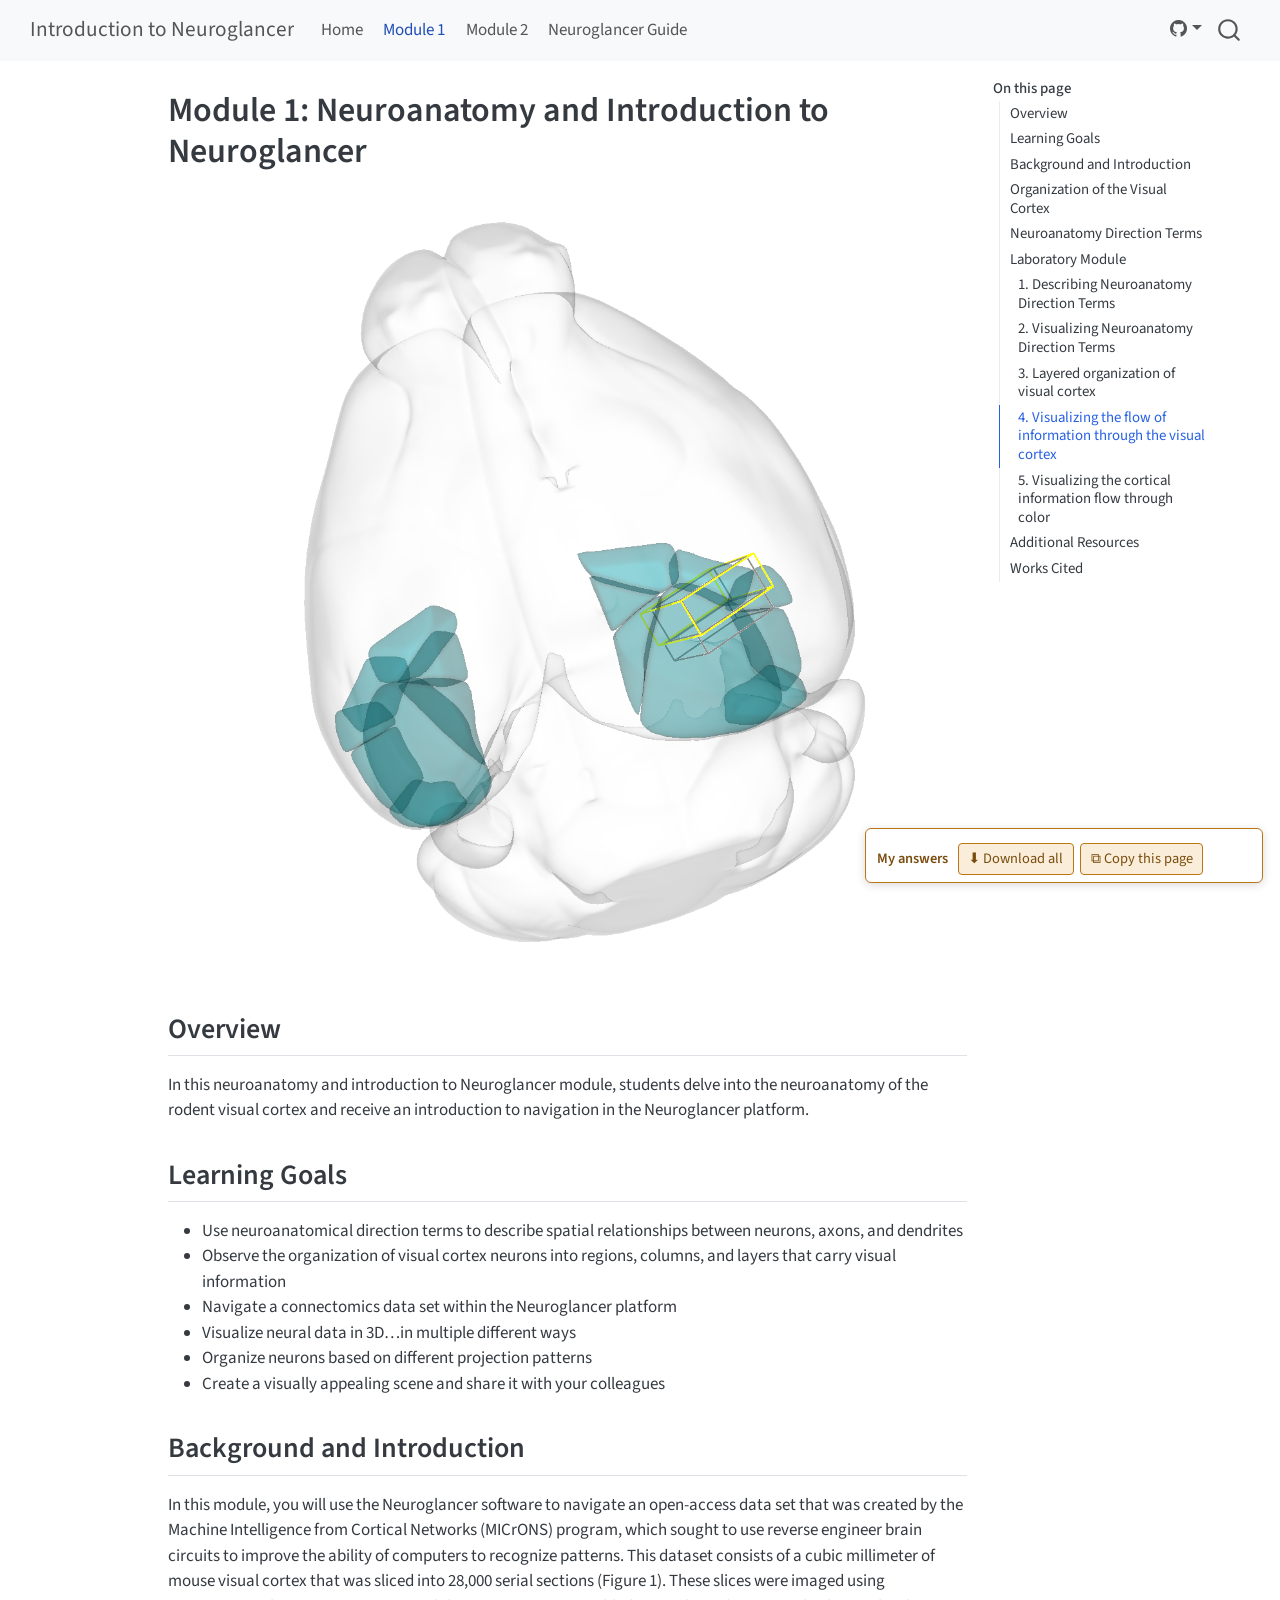
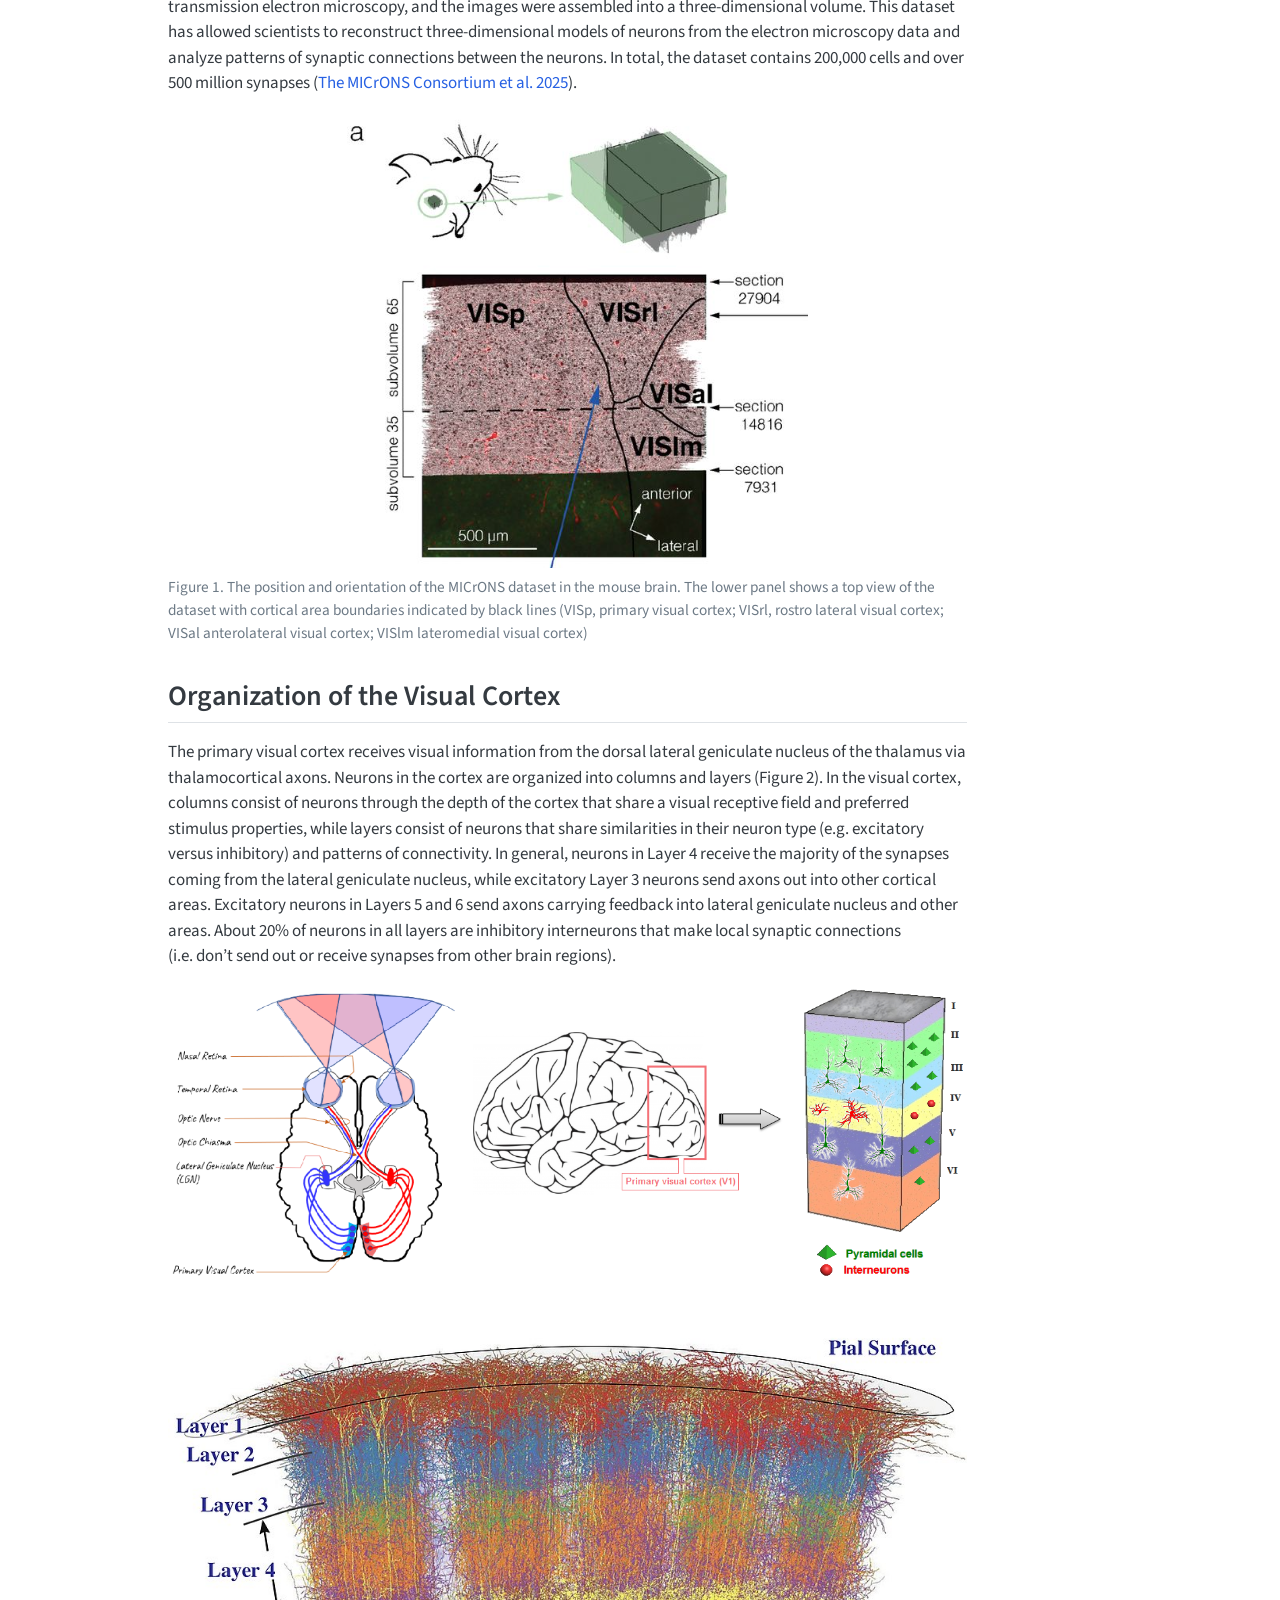
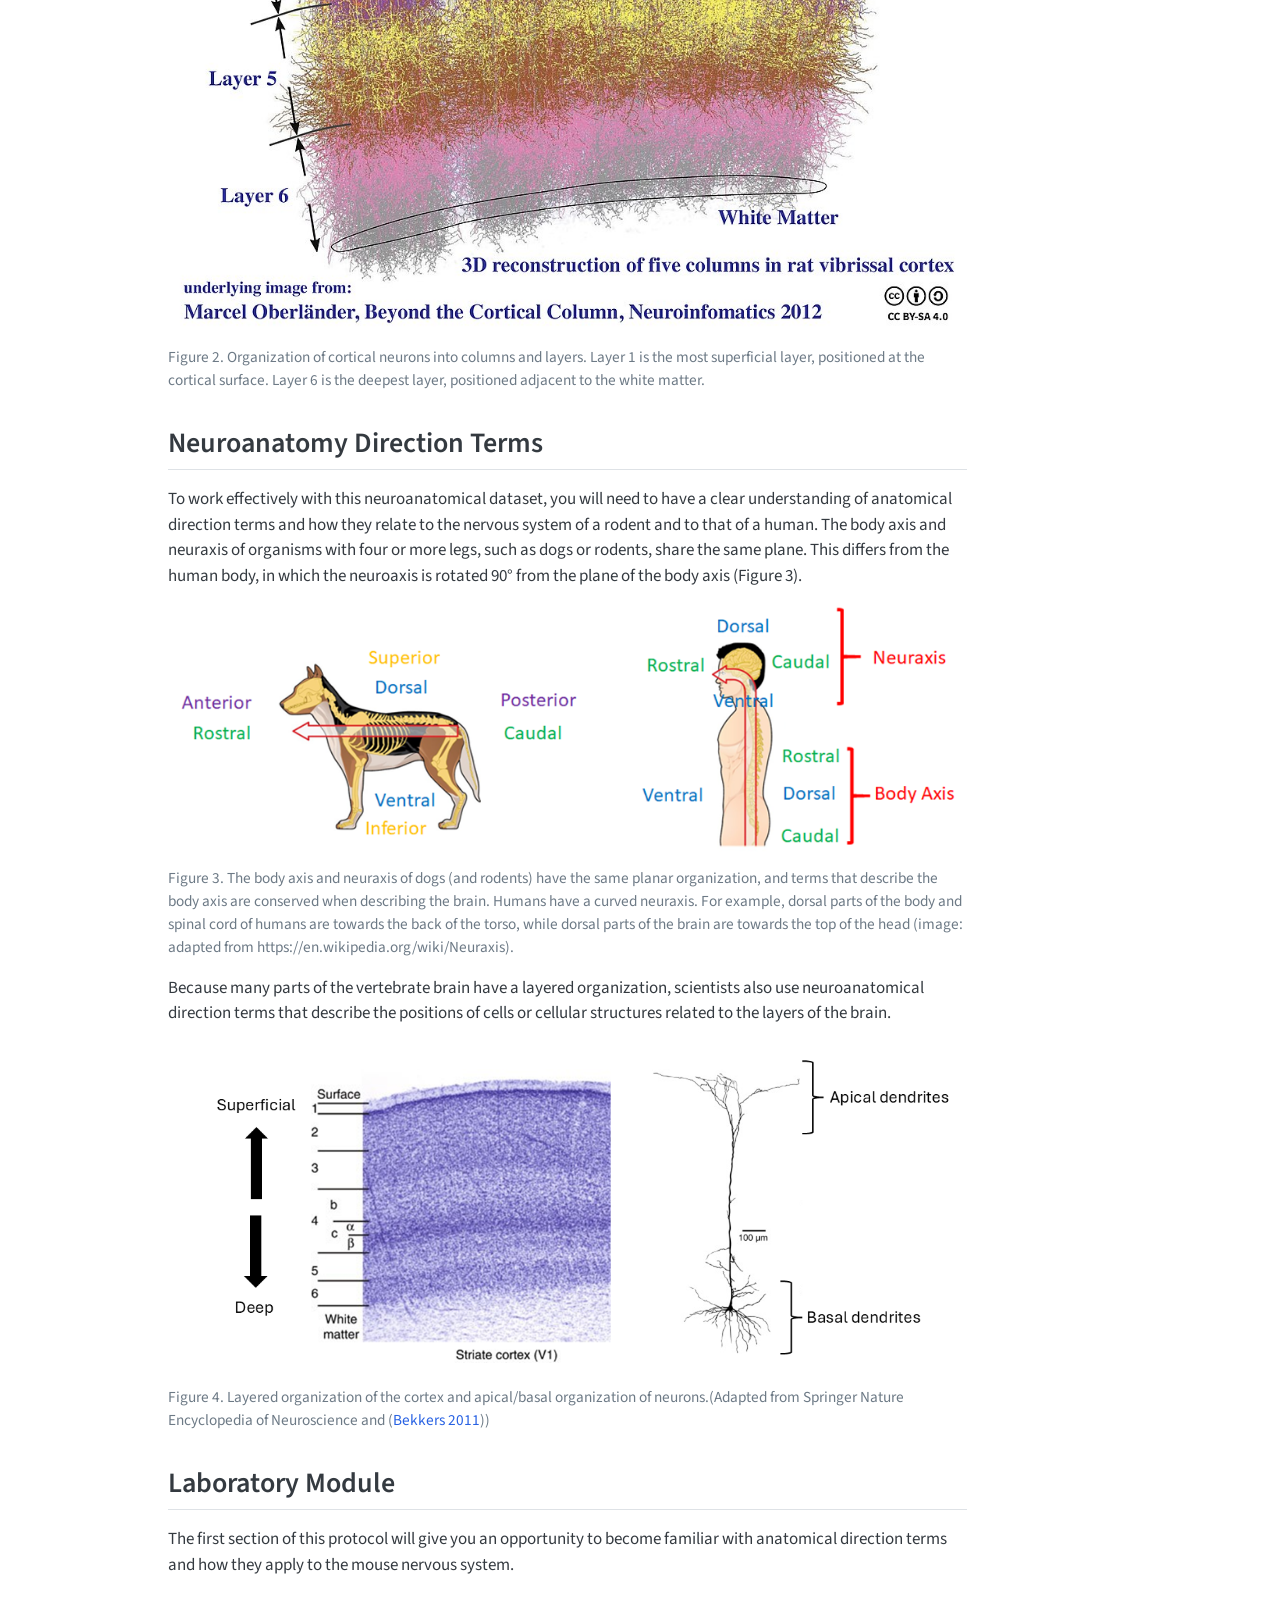
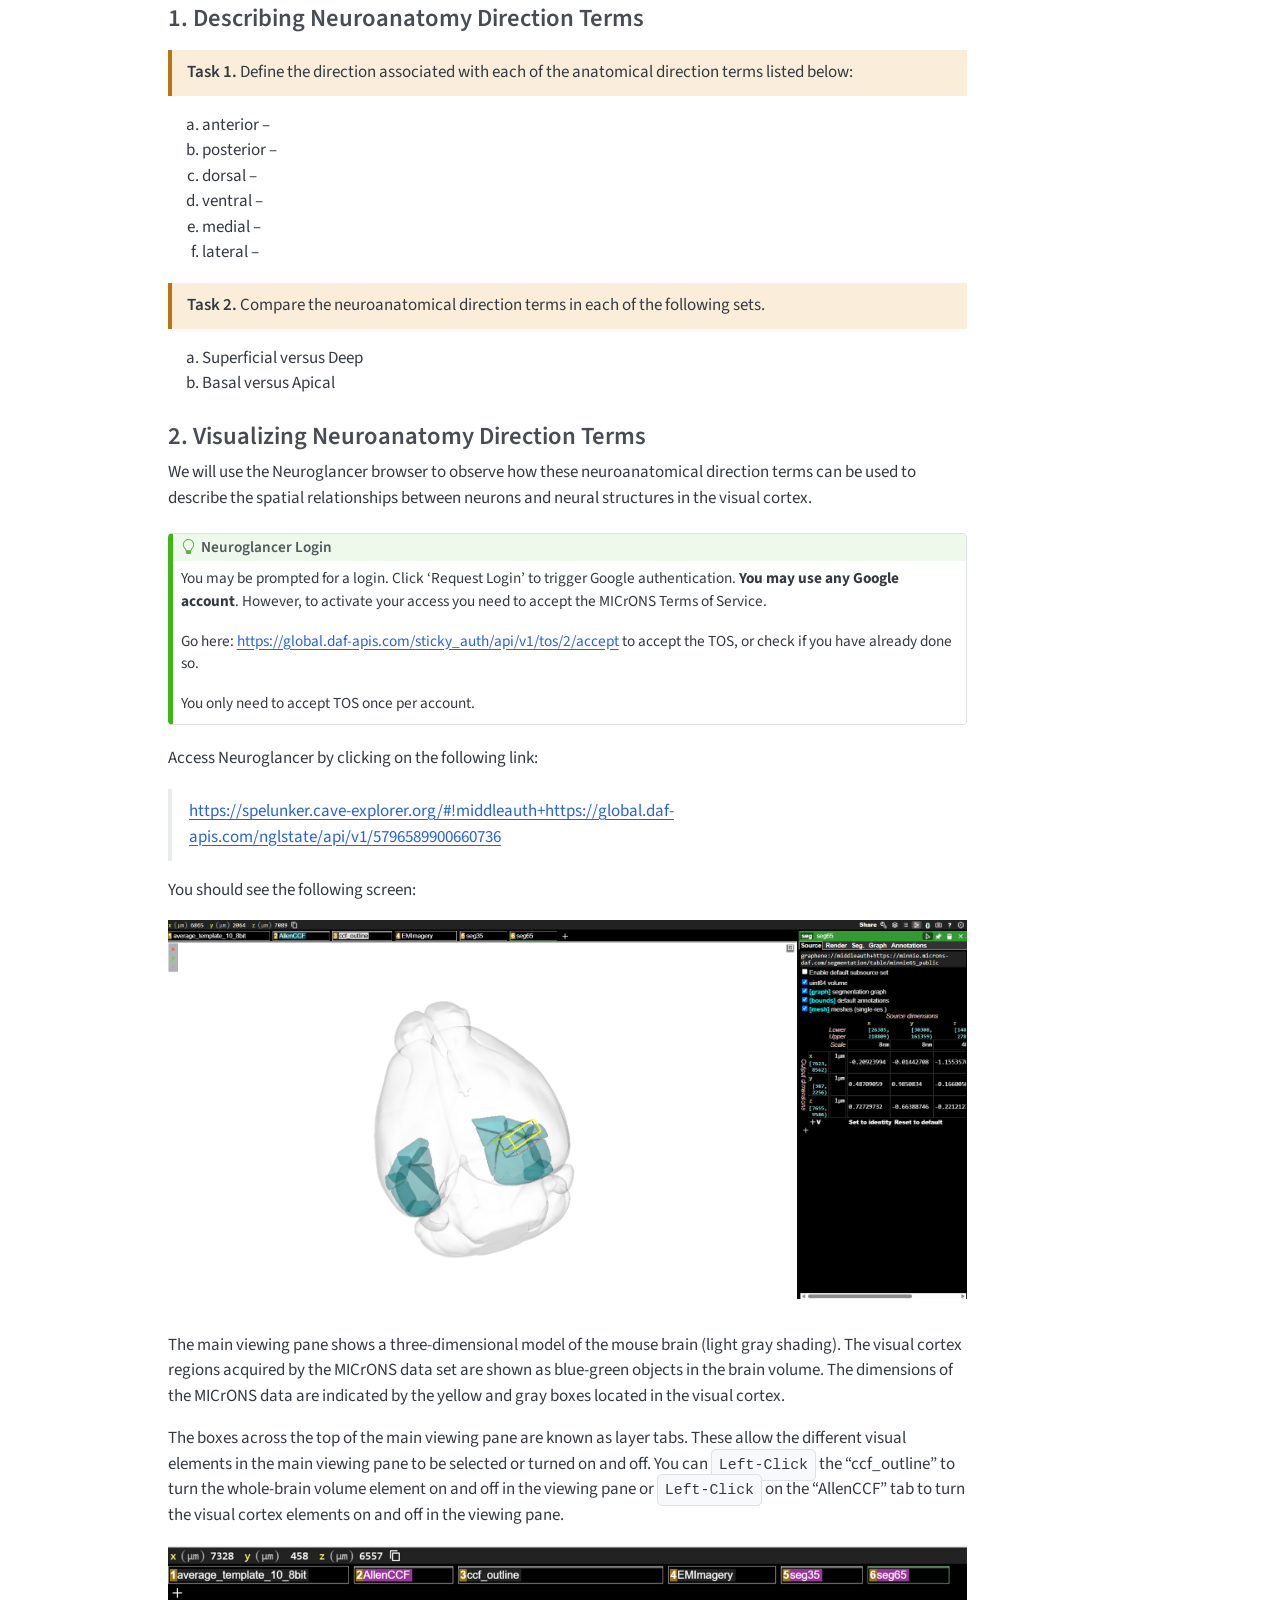
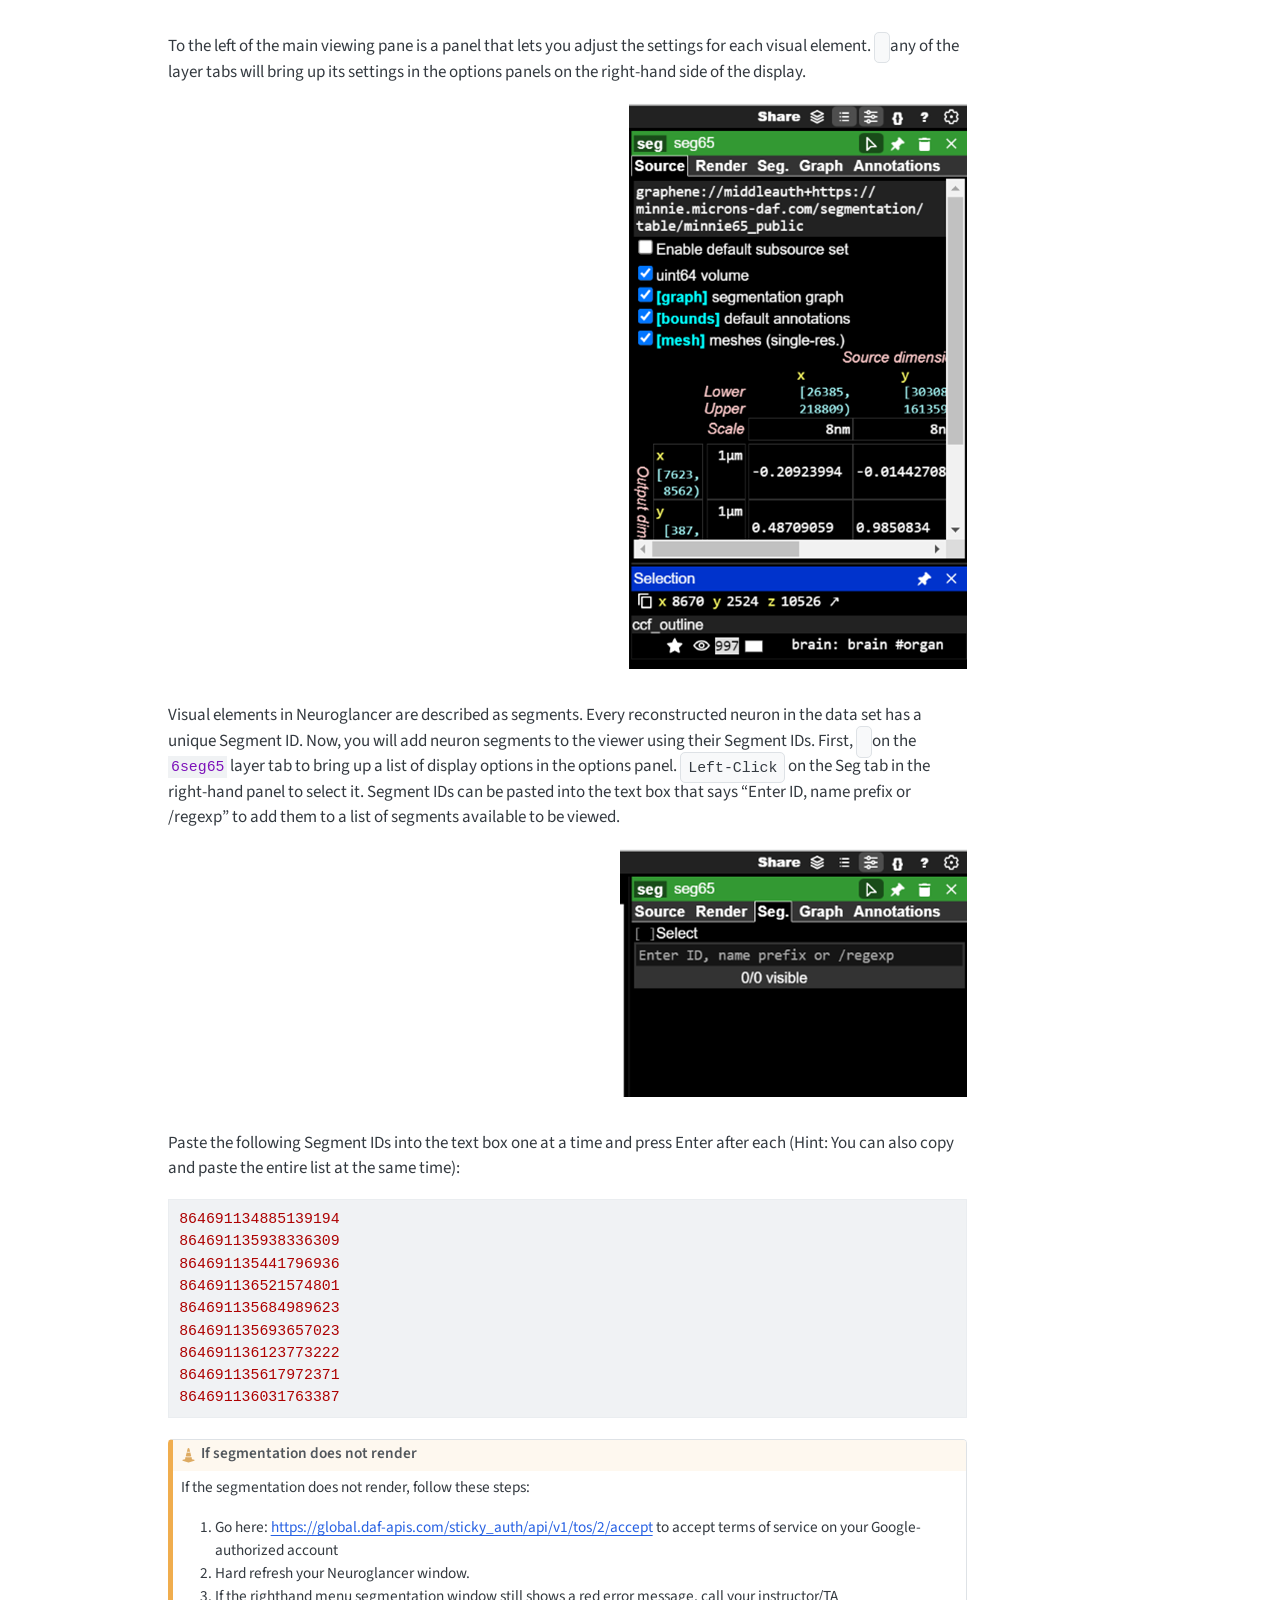
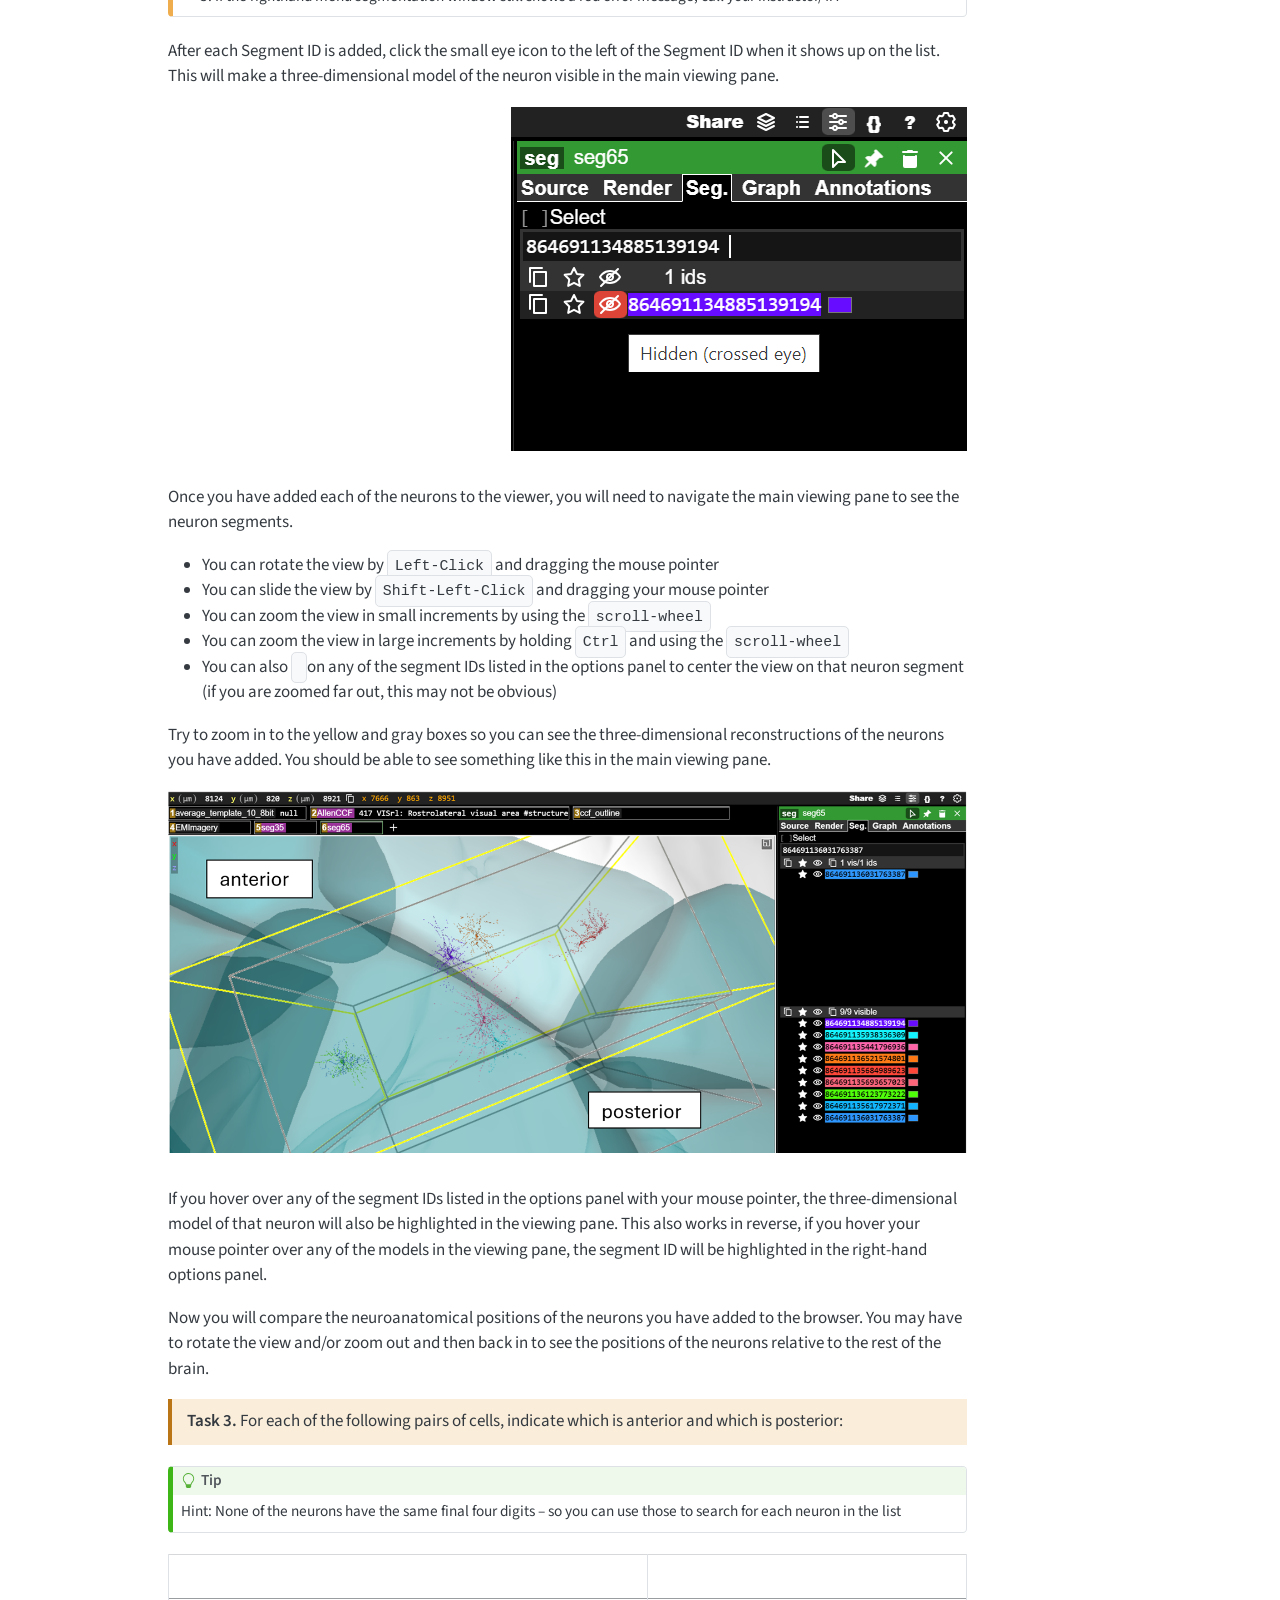
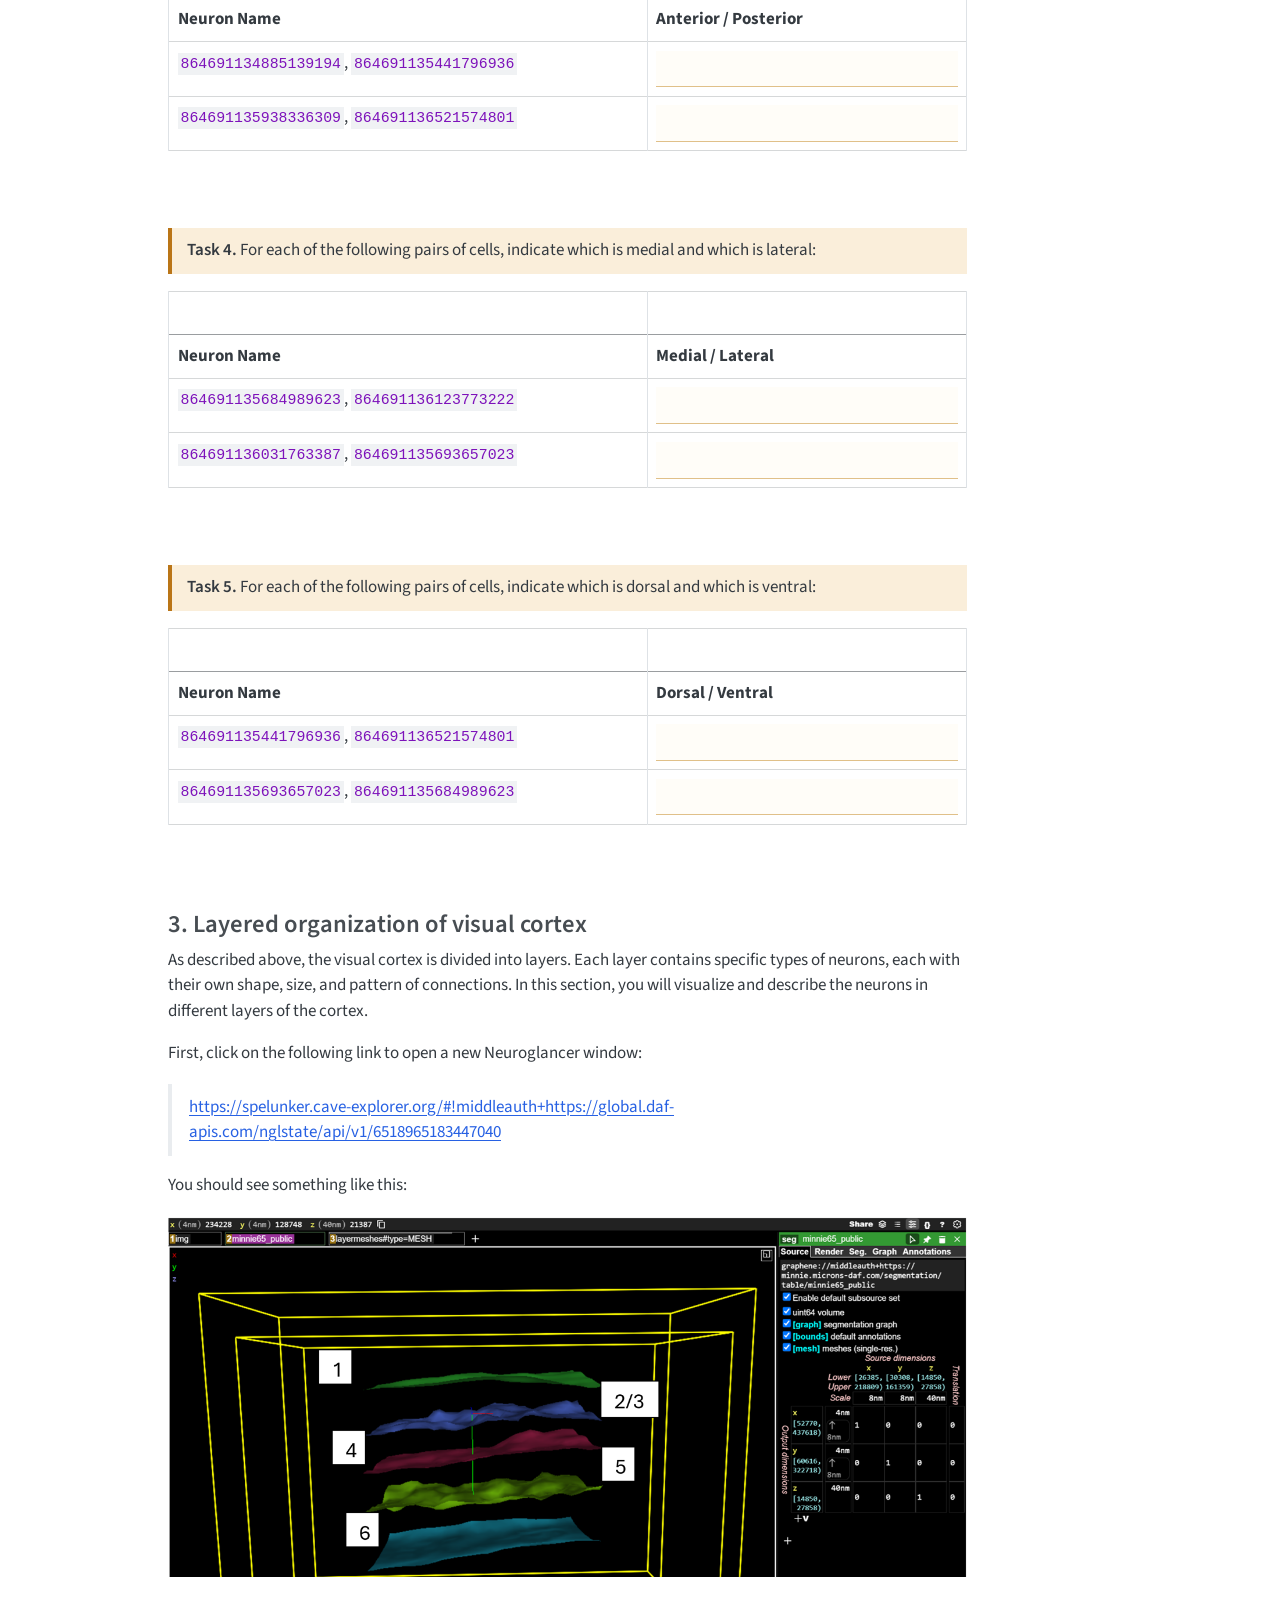
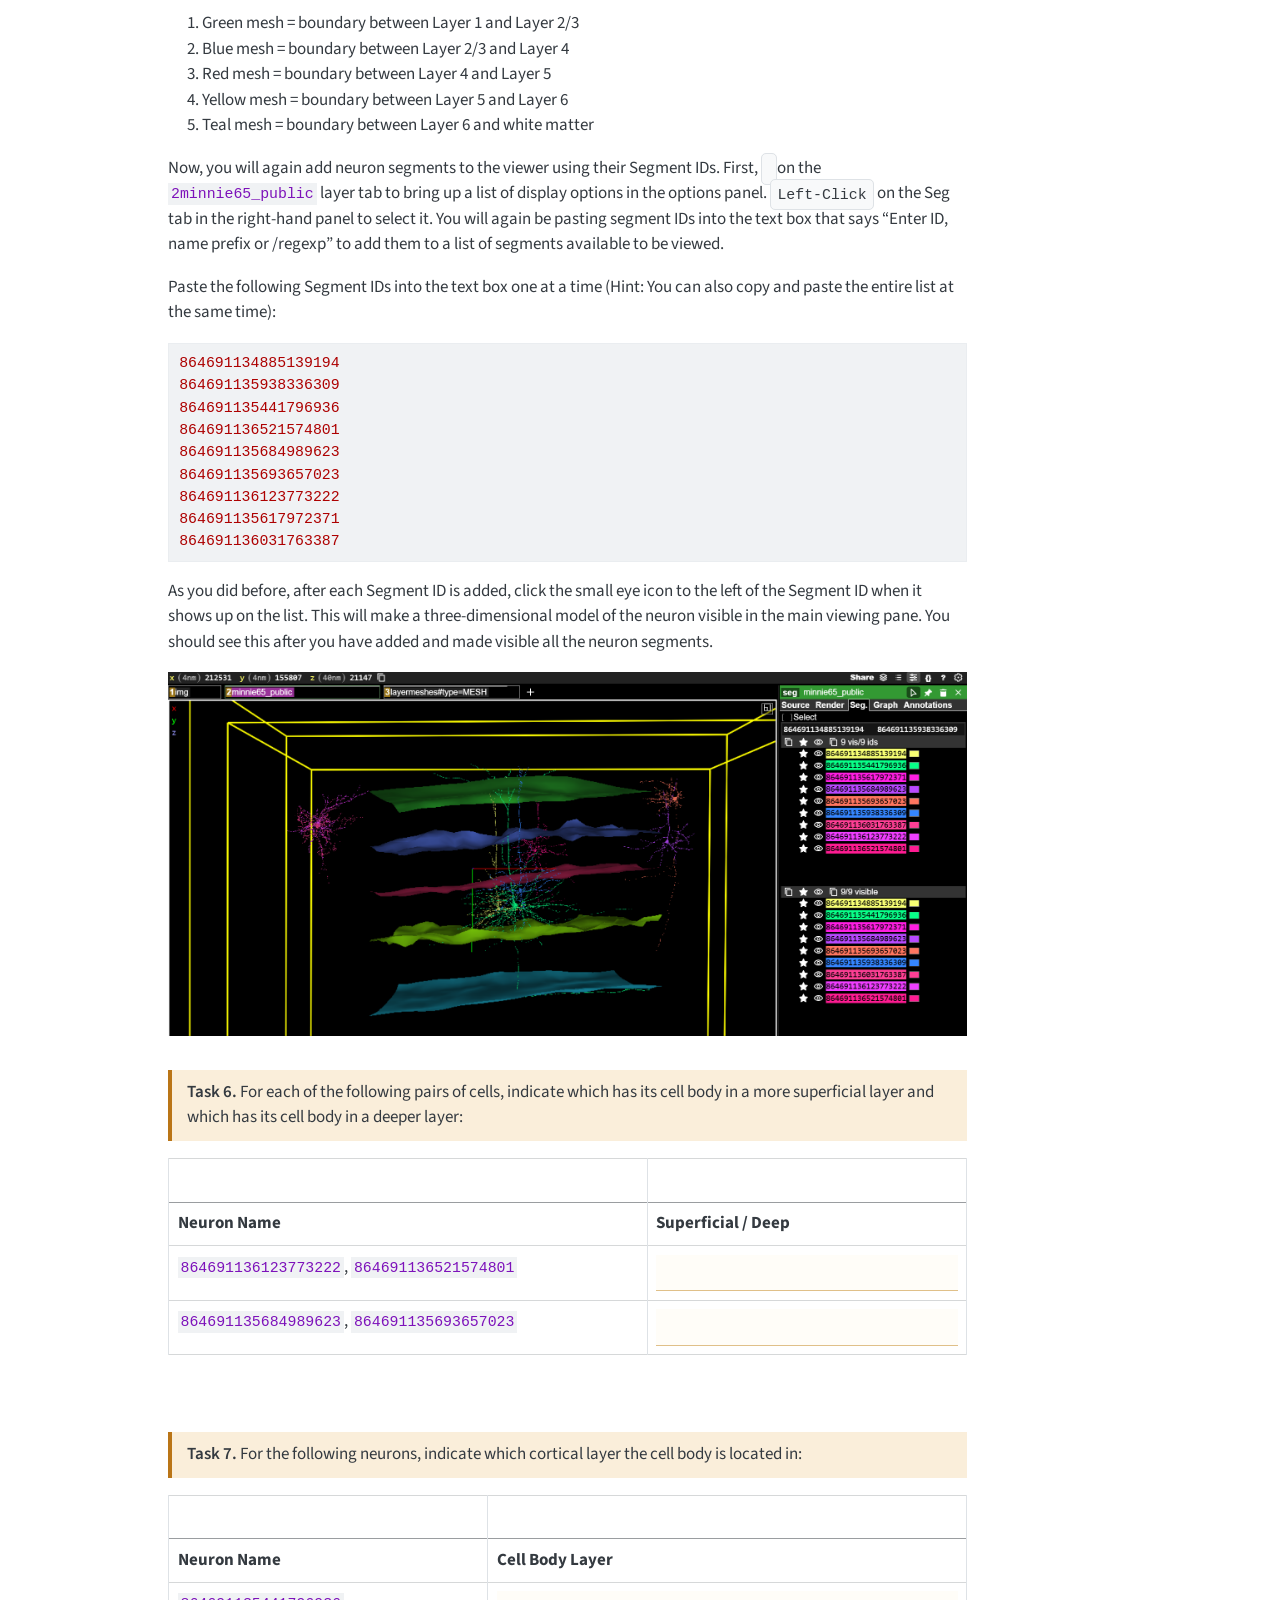
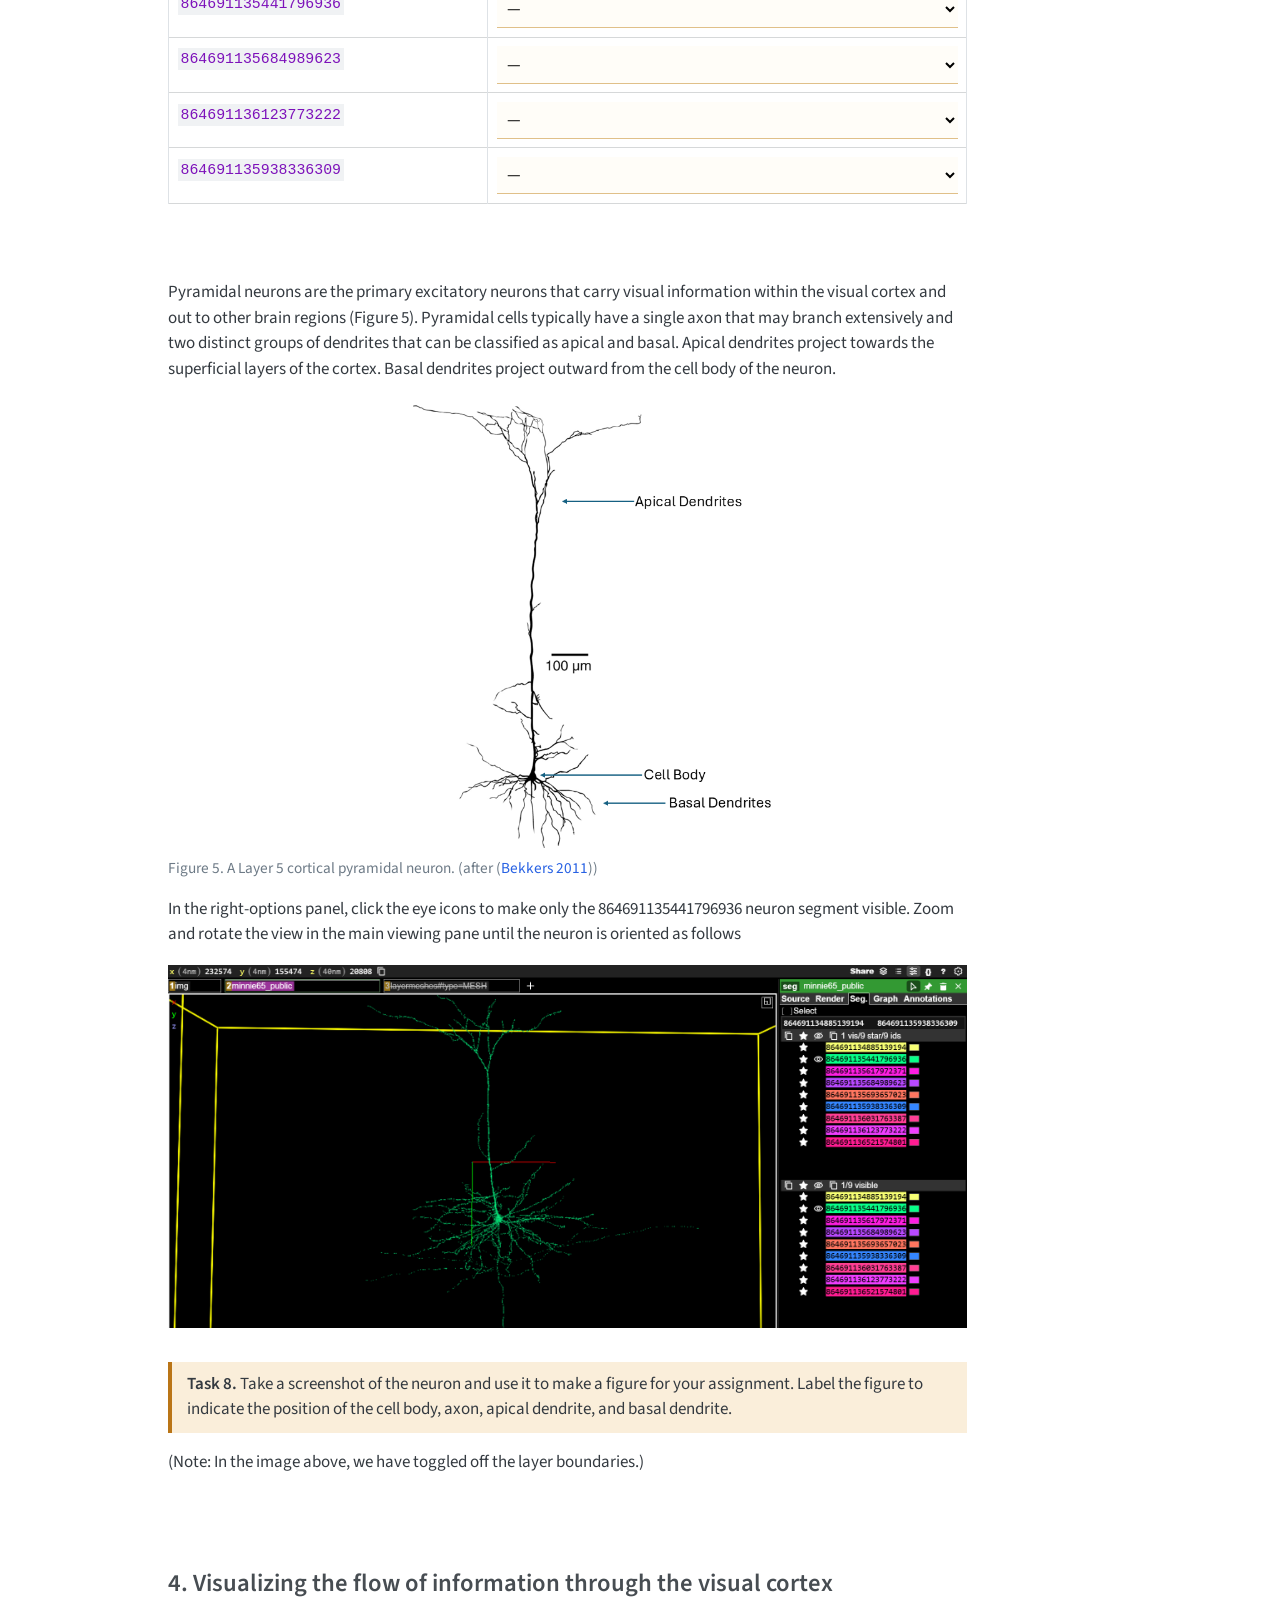
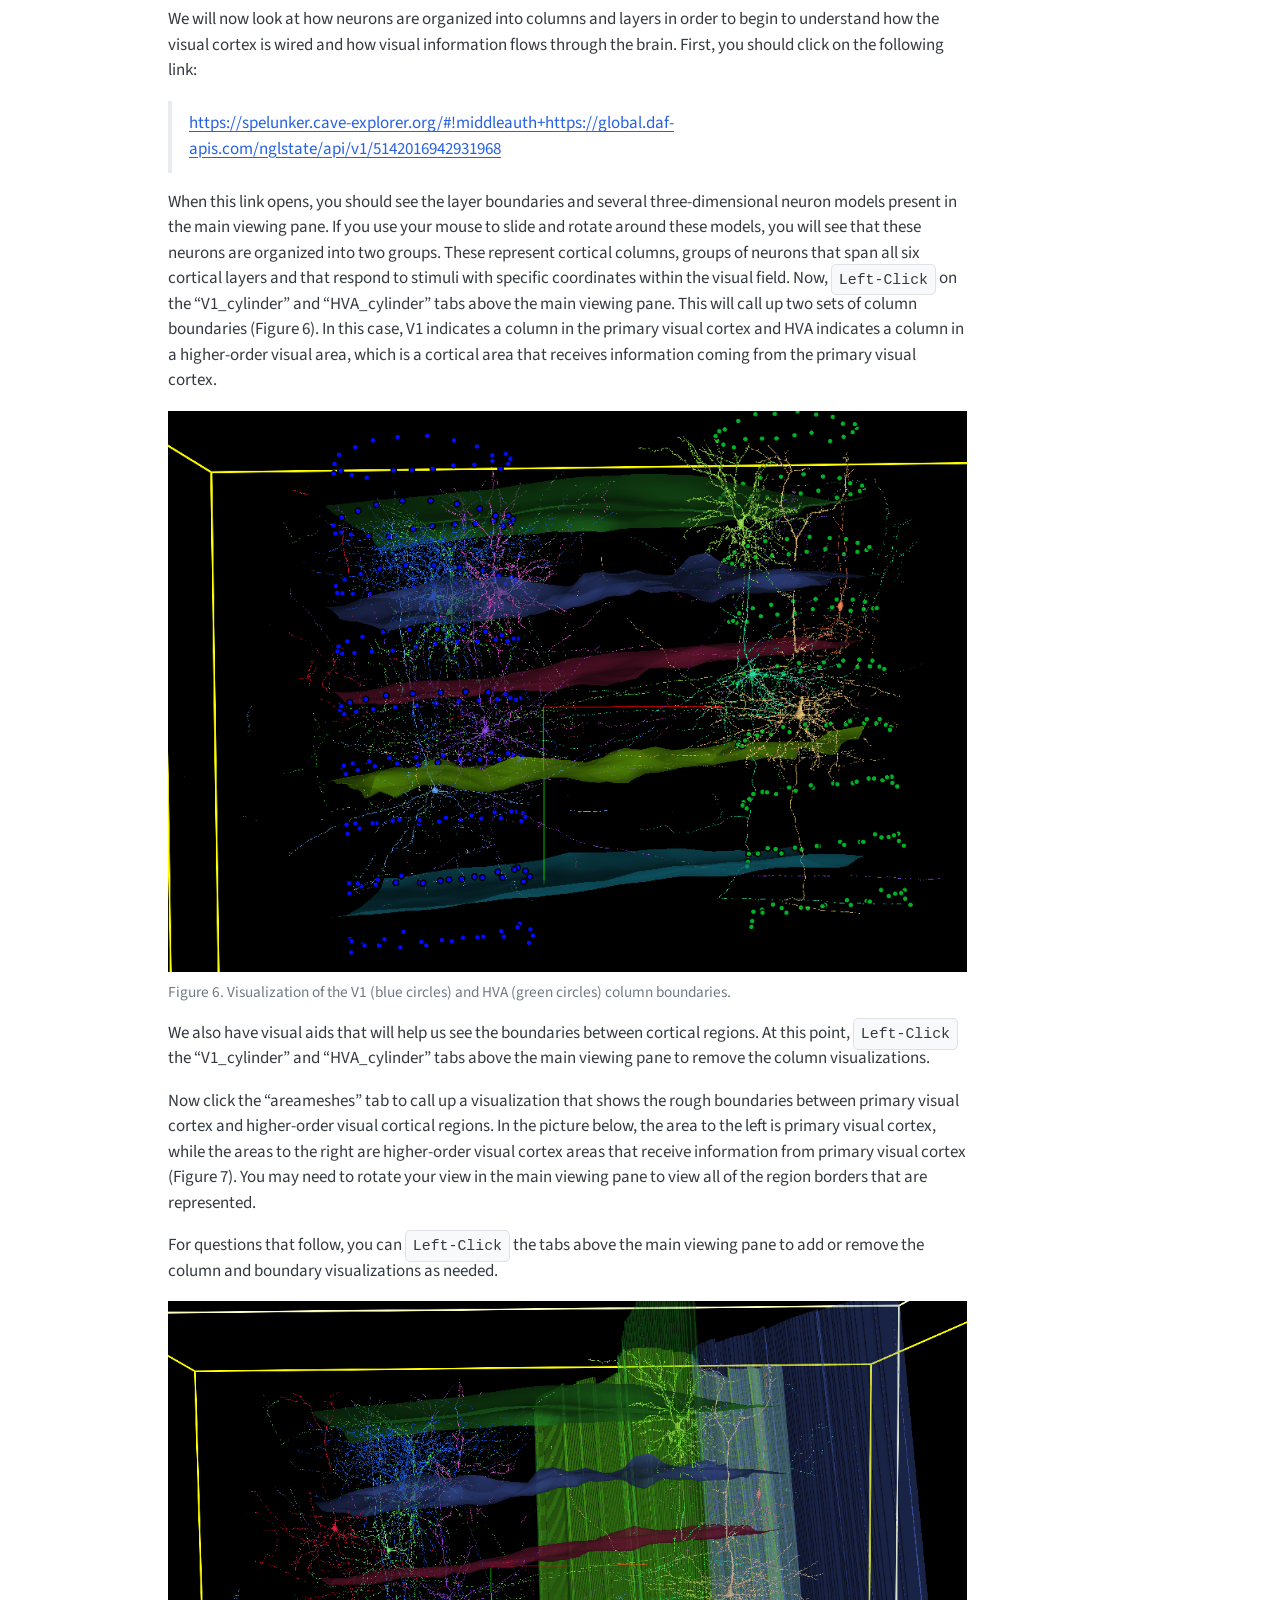
<file: module-1.html>
<!DOCTYPE html>
<html xmlns="http://www.w3.org/1999/xhtml" lang="en" xml:lang="en"><head>

<meta charset="utf-8">
<meta name="generator" content="quarto-1.10.18">

<meta name="viewport" content="width=device-width, initial-scale=1.0, user-scalable=yes">


<title>Module 1: Neuroanatomy and Introduction to Neuroglancer – Introduction to Neuroglancer</title>
<style>
/* Default styles provided by pandoc.
** See https://pandoc.org/MANUAL.html#variables-for-html for config info.
*/
span.smallcaps{font-variant: small-caps;}
div.columns{display: flex; gap: 1.5em;}
div.column{flex: auto;}
@media screen {
div.columns{gap: min(4vw, 1.5em);}
div.column{overflow-x: auto;}
}
div.hanging-indent{margin-left: 1.5em; text-indent: -1.5em;}
ul.task-list{list-style: none;}
ul.task-list li input[type="checkbox"] {
  width: 0.8em;
  margin: 0 0.8em 0.2em -1em; /* quarto-specific, see https://github.com/quarto-dev/quarto-cli/issues/4556 */ 
  vertical-align: middle;
}
/* CSS for syntax highlighting */
html { -webkit-text-size-adjust: 100%; }
pre > code.sourceCode { white-space: pre; position: relative; }
pre > code.sourceCode > span { display: inline-block; line-height: 1.25; }
pre > code.sourceCode > span:empty { height: 1.2em; }
.sourceCode { overflow: visible; }
code.sourceCode > span { color: inherit; text-decoration: inherit; }
div.sourceCode { margin: 1em 0; }
pre.sourceCode { margin: 0; }
@media screen {
div.sourceCode { overflow: auto; }
}
@media print {
pre > code.sourceCode { white-space: pre-wrap; }
pre > code.sourceCode > span { text-indent: -5em; padding-left: 5em; }
}
pre.numberSource code
  { counter-reset: source-line 0; }
pre.numberSource code > span
  { position: relative; left: -4em; counter-increment: source-line; }
pre.numberSource code > span > a:first-child::before
  { content: counter(source-line);
    position: relative; left: -1em; text-align: right; vertical-align: baseline;
    border: none; display: inline-block;
    -webkit-touch-callout: none; -webkit-user-select: none;
    -khtml-user-select: none; -moz-user-select: none;
    -ms-user-select: none; user-select: none;
    padding: 0 4px; width: 4em;
  }
pre.numberSource { margin-left: 3em;  padding-left: 4px; }
div.sourceCode
  {   }
@media screen {
pre > code.sourceCode > span > a:first-child::before { text-decoration: underline; }
}
/* CSS for citations */
div.csl-bib-body { }
div.csl-entry {
  clear: both;
}
.hanging-indent div.csl-entry {
  margin-left:2em;
  text-indent:-2em;
}
div.csl-left-margin {
  min-width:2em;
  float:left;
}
div.csl-right-inline {
  margin-left:2em;
  padding-left:1em;
}
div.csl-indent {
  margin-left: 2em;
}</style>


<script src="site_libs/quarto-nav/quarto-nav.js"></script>
<script src="site_libs/quarto-nav/headroom.min.js"></script>
<script src="site_libs/clipboard/clipboard.min.js"></script>
<script src="site_libs/quarto-search/autocomplete.umd.js"></script>
<script src="site_libs/quarto-search/fuse.min.js"></script>
<script src="site_libs/quarto-search/quarto-search.js"></script>
<meta name="quarto:offset" content="./">
<script src="site_libs/quarto-html/quarto.js" type="module"></script>
<script src="site_libs/quarto-html/tabsets/tabsets.js" type="module"></script>
<script src="site_libs/quarto-html/popper.min.js"></script>
<script src="site_libs/quarto-html/tippy.umd.min.js"></script>
<script src="site_libs/quarto-html/anchor.min.js"></script>
<link href="site_libs/quarto-html/tippy.css" rel="stylesheet">
<link href="site_libs/quarto-html/quarto-syntax-highlighting-64a204ab8560d761af7679ceaba22944.css" rel="stylesheet" id="quarto-text-highlighting-styles">
<script src="site_libs/bootstrap/bootstrap.min.js"></script>
<link href="site_libs/bootstrap/bootstrap-icons.css" rel="stylesheet">
<link href="site_libs/bootstrap/bootstrap-172ba59bd5e0b52282274ba0c0cc16fc.min.css" rel="stylesheet" append-hash="true" id="quarto-bootstrap" data-mode="light">
<script src="site_libs/quarto-contrib/kbd/kbd.js"></script>
<link href="site_libs/quarto-contrib/kbd/kbd.css" rel="stylesheet">
<script id="quarto-search-options" type="application/json">{
  "location": "navbar",
  "copy-button": false,
  "collapse-after": 3,
  "panel-placement": "end",
  "type": "overlay",
  "limit": 50,
  "keyboard-shortcut": [
    "f",
    "/",
    "s"
  ],
  "show-item-context": false,
  "language": {
    "search-no-results-text": "No results",
    "search-matching-documents-text": "matching documents",
    "search-copy-link-title": "Copy link to search",
    "search-hide-matches-text": "Hide additional matches",
    "search-more-match-text": "more match in this document",
    "search-more-matches-text": "more matches in this document",
    "search-clear-button-title": "Clear",
    "search-text-placeholder": "",
    "search-detached-cancel-button-title": "Cancel",
    "search-submit-button-title": "Submit",
    "search-label": "Search"
  }
}</script>


<link rel="stylesheet" href="styles.css">
</head>

<body class="nav-fixed quarto-light">

<div id="quarto-search-results"></div>
  <header id="quarto-header" class="headroom fixed-top">
    <nav class="navbar navbar-expand-lg " data-bs-theme="dark">
      <div class="navbar-container container-fluid">
      <div class="navbar-brand-container mx-auto">
    <a class="navbar-brand" href="./index.html">
    <span class="navbar-title">Introduction to Neuroglancer</span>
    </a>
  </div>
            <div id="quarto-search" class="" title="Search"></div>
          <button class="navbar-toggler" type="button" data-bs-toggle="collapse" data-bs-target="#navbarCollapse" aria-controls="navbarCollapse" role="menu" aria-expanded="false" aria-label="Toggle navigation" onclick="if (window.quartoToggleHeadroom) { window.quartoToggleHeadroom(); }">
  <span class="navbar-toggler-icon"></span>
</button>
          <div class="collapse navbar-collapse" id="navbarCollapse">
            <ul class="navbar-nav navbar-nav-scroll me-auto">
  <li class="nav-item">
    <a class="nav-link" href="./index.html"> 
<span class="menu-text">Home</span></a>
  </li>  
  <li class="nav-item">
    <a class="nav-link active" href="./module-1.html" aria-current="page"> 
<span class="menu-text">Module 1</span></a>
  </li>  
  <li class="nav-item">
    <a class="nav-link" href="./module-2.html"> 
<span class="menu-text">Module 2</span></a>
  </li>  
  <li class="nav-item">
    <a class="nav-link" href="./neuroglancer-guide/neuroglancer-guide.html"> 
<span class="menu-text">Neuroglancer Guide</span></a>
  </li>  
</ul>
          </div> <!-- /navcollapse -->
            <div class="quarto-navbar-tools">
    <div class="dropdown">
      <a href="" title="" id="quarto-navigation-tool-dropdown-0" class="quarto-navigation-tool dropdown-toggle px-1" data-bs-toggle="dropdown" aria-expanded="false" role="link" aria-label=""><i class="bi bi-github"></i></a>
      <ul class="dropdown-menu" aria-labelledby="quarto-navigation-tool-dropdown-0">
          <li>
            <a class="dropdown-item quarto-navbar-tools-item" href="https://github.com/AllenInstitute/Introduction_to_Neuroglancer">
            Source Code
            </a>
          </li>
          <li>
            <a class="dropdown-item quarto-navbar-tools-item" href="https://github.com/AllenInstitute/Introduction_to_Neuroglancer/issues">
            Report a Bug
            </a>
          </li>
      </ul>
    </div>
</div>
      </div> <!-- /container-fluid -->
    </nav>
</header>
<!-- content -->
<div id="quarto-content" class="quarto-container page-columns page-rows-contents page-layout-article page-navbar">
<!-- sidebar -->
<!-- margin-sidebar -->
    <div id="quarto-margin-sidebar" class="sidebar margin-sidebar">
        <nav id="TOC" role="doc-toc" class="toc-active">
    <h2 id="toc-title">On this page</h2>
   
  <ul>
  <li><a href="#overview" id="toc-overview" class="nav-link active" data-scroll-target="#overview">Overview</a></li>
  <li><a href="#learning-goals" id="toc-learning-goals" class="nav-link" data-scroll-target="#learning-goals">Learning Goals</a></li>
  <li><a href="#background-and-introduction" id="toc-background-and-introduction" class="nav-link" data-scroll-target="#background-and-introduction">Background and Introduction</a></li>
  <li><a href="#organization-of-the-visual-cortex" id="toc-organization-of-the-visual-cortex" class="nav-link" data-scroll-target="#organization-of-the-visual-cortex">Organization of the Visual Cortex</a></li>
  <li><a href="#neuroanatomy-direction-terms" id="toc-neuroanatomy-direction-terms" class="nav-link" data-scroll-target="#neuroanatomy-direction-terms">Neuroanatomy Direction Terms</a></li>
  <li><a href="#laboratory-module" id="toc-laboratory-module" class="nav-link" data-scroll-target="#laboratory-module">Laboratory Module</a>
  <ul class="collapse">
  <li><a href="#describing-neuroanatomy-direction-terms" id="toc-describing-neuroanatomy-direction-terms" class="nav-link" data-scroll-target="#describing-neuroanatomy-direction-terms">1. Describing Neuroanatomy Direction Terms</a></li>
  <li><a href="#visualizing-neuroanatomy-direction-terms" id="toc-visualizing-neuroanatomy-direction-terms" class="nav-link" data-scroll-target="#visualizing-neuroanatomy-direction-terms">2. Visualizing Neuroanatomy Direction Terms</a></li>
  <li><a href="#layered-organization-of-visual-cortex" id="toc-layered-organization-of-visual-cortex" class="nav-link" data-scroll-target="#layered-organization-of-visual-cortex">3. Layered organization of visual cortex</a></li>
  <li><a href="#visualizing-the-flow-of-information-through-the-visual-cortex" id="toc-visualizing-the-flow-of-information-through-the-visual-cortex" class="nav-link" data-scroll-target="#visualizing-the-flow-of-information-through-the-visual-cortex">4. Visualizing the flow of information through the visual cortex</a></li>
  <li><a href="#visualizing-the-cortical-information-flow-through-color" id="toc-visualizing-the-cortical-information-flow-through-color" class="nav-link" data-scroll-target="#visualizing-the-cortical-information-flow-through-color">5. Visualizing the cortical information flow through color</a></li>
  </ul></li>
  <li><a href="#additional-resources" id="toc-additional-resources" class="nav-link" data-scroll-target="#additional-resources">Additional Resources</a></li>
  <li><a href="#works-cited" id="toc-works-cited" class="nav-link" data-scroll-target="#works-cited">Works Cited</a></li>
  </ul>
</nav>
    </div>
<!-- main -->
<main class="content" id="quarto-document-content">

<header id="title-block-header" class="quarto-title-block default">
<div class="quarto-title">
<h1 class="title">Module 1: Neuroanatomy and Introduction to Neuroglancer</h1>
</div>



<div class="quarto-title-meta">

    
  
    
  </div>
  


</header>


<div class="quarto-figure quarto-figure-center">
<figure class="figure">
<p><img src="resources/microns_in_ccf.png" class="img-fluid quarto-figure quarto-figure-center figure-img"></p>
</figure>
</div>
<section id="overview" class="level2">
<h2 class="anchored" data-anchor-id="overview">Overview</h2>
<p>In this neuroanatomy and introduction to Neuroglancer module, students delve into the neuroanatomy of the rodent visual cortex and receive an introduction to navigation in the Neuroglancer platform.</p>
</section>
<section id="learning-goals" class="level2">
<h2 class="anchored" data-anchor-id="learning-goals">Learning Goals</h2>
<ul>
<li>Use neuroanatomical direction terms to describe spatial relationships between neurons, axons, and dendrites<br>
</li>
<li>Observe the organization of visual cortex neurons into regions, columns, and layers that carry visual information<br>
</li>
<li>Navigate a connectomics data set within the Neuroglancer platform</li>
<li>Visualize neural data in 3D…in multiple different ways</li>
<li>Organize neurons based on different projection patterns</li>
<li>Create a visually appealing scene and share it with your colleagues</li>
</ul>
</section>
<section id="background-and-introduction" class="level2">
<h2 class="anchored" data-anchor-id="background-and-introduction">Background and Introduction</h2>
<p>In this module, you will use the Neuroglancer software to navigate an open-access data set that was created by the Machine Intelligence from Cortical Networks (MICrONS) program, which sought to use reverse engineer brain circuits to improve the ability of computers to recognize patterns. This dataset consists of a cubic millimeter of mouse visual cortex that was sliced into 28,000 serial sections (Figure 1). These slices were imaged using transmission electron microscopy, and the images were assembled into a three-dimensional volume. This dataset has allowed scientists to reconstruct three-dimensional models of neurons from the electron microscopy data and analyze patterns of synaptic connections between the neurons. In total, the dataset contains 200,000 cells and over 500 million synapses <span class="citation" data-cites="the_microns_consortium_functional_2025">(<a href="#ref-the_microns_consortium_functional_2025" role="doc-biblioref">The MICrONS Consortium et al. 2025</a>)</span>.</p>
<div class="quarto-figure quarto-figure-center">
<figure class="figure">
<p><img src="resources/microns_volume_topdown.png" class="img-fluid figure-img"></p>
<figcaption>Figure 1. The position and orientation of the MICrONS dataset in the mouse brain. The lower panel shows a top view of the dataset with cortical area boundaries indicated by black lines (VISp, primary visual cortex; VISrl, rostro lateral visual cortex; VISal anterolateral visual cortex; VISlm lateromedial visual cortex)</figcaption>
</figure>
</div>
</section>
<section id="organization-of-the-visual-cortex" class="level2">
<h2 class="anchored" data-anchor-id="organization-of-the-visual-cortex">Organization of the Visual Cortex</h2>
<p>The primary visual cortex receives visual information from the dorsal lateral geniculate nucleus of the thalamus via thalamocortical axons. Neurons in the cortex are organized into columns and layers (Figure 2). In the visual cortex, columns consist of neurons through the depth of the cortex that share a visual receptive field and preferred stimulus properties, while layers consist of neurons that share similarities in their neuron type (e.g.&nbsp;excitatory versus inhibitory) and patterns of connectivity. In general, neurons in Layer 4 receive the majority of the synapses coming from the lateral geniculate nucleus, while excitatory Layer 3 neurons send axons out into other cortical areas. Excitatory neurons in Layers 5 and 6 send axons carrying feedback into lateral geniculate nucleus and other areas. About 20% of neurons in all layers are inhibitory interneurons that make local synaptic connections (i.e.&nbsp;don’t send out or receive synapses from other brain regions).</p>
<div class="quarto-figure quarto-figure-center">
<figure class="figure">
<p><img src="resources/human_visual_system.png" class="img-fluid quarto-figure quarto-figure-center figure-img"></p>
</figure>
</div>
<div class="quarto-figure quarto-figure-center">
<figure class="figure">
<p><img src="resources/oberlander_cortical_column.png" class="img-fluid figure-img"></p>
<figcaption>Figure 2. Organization of cortical neurons into columns and layers. Layer 1 is the most superficial layer, positioned at the cortical surface. Layer 6 is the deepest layer, positioned adjacent to the white matter.</figcaption>
</figure>
</div>
</section>
<section id="neuroanatomy-direction-terms" class="level2">
<h2 class="anchored" data-anchor-id="neuroanatomy-direction-terms">Neuroanatomy Direction Terms</h2>
<p>To work effectively with this neuroanatomical dataset, you will need to have a clear understanding of anatomical direction terms and how they relate to the nervous system of a rodent and to that of a human. The body axis and neuraxis of organisms with four or more legs, such as dogs or rodents, share the same plane. This differs from the human body, in which the neuroaxis is rotated 90° from the plane of the body axis (Figure 3).</p>
<div class="quarto-figure quarto-figure-center">
<figure class="figure">
<p><img src="resources/body_axis_diagram.png" class="img-fluid figure-img"></p>
<figcaption>Figure 3. The body axis and neuraxis of dogs (and rodents) have the same planar organization, and terms that describe the body axis are conserved when describing the brain. Humans have a curved neuraxis. For example, dorsal parts of the body and spinal cord of humans are towards the back of the torso, while dorsal parts of the brain are towards the top of the head (image: adapted from https://en.wikipedia.org/wiki/Neuraxis).</figcaption>
</figure>
</div>
<p>Because many parts of the vertebrate brain have a layered organization, scientists also use neuroanatomical direction terms that describe the positions of cells or cellular structures related to the layers of the brain.</p>
<div class="quarto-figure quarto-figure-center">
<figure class="figure">
<p><img src="resources/bekkers_pyramidal_layers.png" class="img-fluid figure-img"></p>
<figcaption>Figure 4. Layered organization of the cortex and apical/basal organization of neurons.(Adapted from Springer Nature Encyclopedia of Neuroscience and <span class="citation" data-cites="Bekkers_2011">(<a href="#ref-Bekkers_2011" role="doc-biblioref">Bekkers 2011</a>)</span>)</figcaption>
</figure>
</div>
</section>
<section id="laboratory-module" class="level2">
<h2 class="anchored" data-anchor-id="laboratory-module">Laboratory Module</h2>
<p>The first section of this protocol will give you an opportunity to become familiar with anatomical direction terms and how they apply to the mouse nervous system.</p>
<section id="describing-neuroanatomy-direction-terms" class="level3">
<h3 class="anchored" data-anchor-id="describing-neuroanatomy-direction-terms">1. Describing Neuroanatomy Direction Terms</h3>
<div class="task">
<p>Define the direction associated with each of the anatomical direction terms listed below:</p>
</div>
<ol type="a">
<li>anterior –</li>
<li>posterior –</li>
<li>dorsal –</li>
<li>ventral –<br>
</li>
<li>medial –</li>
<li>lateral –</li>
</ol>
<div class="task">
<p>Compare the neuroanatomical direction terms in each of the following sets.</p>
</div>
<ol type="a">
<li>Superficial versus Deep</li>
<li>Basal versus Apical</li>
</ol>
</section>
<section id="visualizing-neuroanatomy-direction-terms" class="level3">
<h3 class="anchored" data-anchor-id="visualizing-neuroanatomy-direction-terms">2. Visualizing Neuroanatomy Direction Terms</h3>
<p>We will use the Neuroglancer browser to observe how these neuroanatomical direction terms can be used to describe the spatial relationships between neurons and neural structures in the visual cortex.</p>
<div class="callout callout-style-default callout-tip callout-titled">
<div class="callout-header d-flex align-content-center">
<div class="callout-icon-container">
<i class="callout-icon"></i>
</div>
<div class="callout-title-container flex-fill">
<span class="screen-reader-only">Tip</span>Neuroglancer Login
</div>
</div>
<div class="callout-body-container callout-body">
<p>You may be prompted for a login. Click ‘Request Login’ to trigger Google authentication. <strong>You may use any Google account</strong>. However, to activate your access you need to accept the MICrONS Terms of Service.</p>
<p>Go here: <a href="https://global.daf-apis.com/sticky_auth/api/v1/tos/2/accept" class="uri">https://global.daf-apis.com/sticky_auth/api/v1/tos/2/accept</a> to accept the TOS, or check if you have already done so.</p>
<p>You only need to accept TOS once per account.</p>
</div>
</div>
<p>Access Neuroglancer by clicking on the following link:</p>
<blockquote class="blockquote">
<p><a href="https://spelunker.cave-explorer.org/#!middleauth+https://global.daf-apis.com/nglstate/api/v1/5796589900660736" class="uri">https://spelunker.cave-explorer.org/#!middleauth+https://global.daf-apis.com/nglstate/api/v1/5796589900660736</a></p>
</blockquote>
<p>You should see the following screen:</p>
<div class="quarto-figure quarto-figure-center">
<figure class="figure">
<p><img src="resources/microns_in_ccf_neuroglancer_ui.png" class="img-fluid quarto-figure quarto-figure-center figure-img"></p>
</figure>
</div>
<p>The main viewing pane shows a three-dimensional model of the mouse brain (light gray shading). The visual cortex regions acquired by the MICrONS data set are shown as blue-green objects in the brain volume. The dimensions of the MICrONS data are indicated by the yellow and gray boxes located in the visual cortex.</p>
<p>The boxes across the top of the main viewing pane are known as layer tabs. These allow the different visual elements in the main viewing pane to be selected or turned on and off. You can <kbd title="Left-Click" aria-hidden="true">Left-Click</kbd><span class="visually-hidden">Left-Click</span> the “ccf_outline” to turn the whole-brain volume element on and off in the viewing pane or <kbd title="Left-Click" aria-hidden="true">Left-Click</kbd><span class="visually-hidden">Left-Click</span> on the “AllenCCF” tab to turn the visual cortex elements on and off in the viewing pane.</p>
<div class="quarto-figure quarto-figure-center">
<figure class="figure">
<p><img src="resources/neuroglancer_ui_layers_1.png" class="img-fluid quarto-figure quarto-figure-center figure-img"></p>
</figure>
</div>
<p>To the left of the main viewing pane is a panel that lets you adjust the settings for each visual element. <kbd title="mac: Ctrl-Click, windows: Right-Click" aria-hidden="true" data-mac="Ctrl-Click" data-windows="Right-Click"></kbd><span class="visually-hidden"></span> any of the layer tabs will bring up its settings in the options panels on the right-hand side of the display.</p>
<div class="quarto-figure quarto-figure-right">
<figure class="figure">
<p><img src="resources/neuroglancer_ui_seg_menu_1.png" class="img-fluid quarto-figure quarto-figure-right figure-img"></p>
</figure>
</div>
<p>Visual elements in Neuroglancer are described as segments. Every reconstructed neuron in the data set has a unique Segment ID. Now, you will add neuron segments to the viewer using their Segment IDs. First, <kbd title="mac: Ctrl-Click, windows: Right-Click" aria-hidden="true" data-mac="Ctrl-Click" data-windows="Right-Click"></kbd><span class="visually-hidden"></span> on the <code>6seg65</code> layer tab to bring up a list of display options in the options panel. <kbd title="Left-Click" aria-hidden="true">Left-Click</kbd><span class="visually-hidden">Left-Click</span> on the Seg tab in the right-hand panel to select it. Segment IDs can be pasted into the text box that says “Enter ID, name prefix or /regexp” to add them to a list of segments available to be viewed.</p>
<div class="quarto-figure quarto-figure-right">
<figure class="figure">
<p><img src="resources/neuroglancer_ui_seg_menu_2.png" class="img-fluid quarto-figure quarto-figure-right figure-img"></p>
</figure>
</div>
<p>Paste the following Segment IDs into the text box one at a time and press Enter after each (Hint: You can also copy and paste the entire list at the same time):</p>
<div class="code-copy-outer-scaffold"><div class="sourceCode" id="cb1"><pre class="sourceCode python code-with-copy"><code class="sourceCode python"><span id="cb1-1"><a href="#cb1-1" aria-hidden="true" tabindex="-1"></a><span class="dv">864691134885139194</span></span>
<span id="cb1-2"><a href="#cb1-2" aria-hidden="true" tabindex="-1"></a><span class="dv">864691135938336309</span></span>
<span id="cb1-3"><a href="#cb1-3" aria-hidden="true" tabindex="-1"></a><span class="dv">864691135441796936</span></span>
<span id="cb1-4"><a href="#cb1-4" aria-hidden="true" tabindex="-1"></a><span class="dv">864691136521574801</span></span>
<span id="cb1-5"><a href="#cb1-5" aria-hidden="true" tabindex="-1"></a><span class="dv">864691135684989623</span></span>
<span id="cb1-6"><a href="#cb1-6" aria-hidden="true" tabindex="-1"></a><span class="dv">864691135693657023</span></span>
<span id="cb1-7"><a href="#cb1-7" aria-hidden="true" tabindex="-1"></a><span class="dv">864691136123773222</span></span>
<span id="cb1-8"><a href="#cb1-8" aria-hidden="true" tabindex="-1"></a><span class="dv">864691135617972371</span></span>
<span id="cb1-9"><a href="#cb1-9" aria-hidden="true" tabindex="-1"></a><span class="dv">864691136031763387</span></span></code></pre></div><button title="Copy to Clipboard" class="code-copy-button"><i class="bi"></i></button></div>
<div class="callout callout-style-default callout-caution callout-titled">
<div class="callout-header d-flex align-content-center">
<div class="callout-icon-container">
<i class="callout-icon"></i>
</div>
<div class="callout-title-container flex-fill">
<span class="screen-reader-only">Caution</span>If segmentation does not render
</div>
</div>
<div class="callout-body-container callout-body">
<p>If the segmentation does not render, follow these steps:</p>
<ol type="1">
<li>Go here: <a href="https://global.daf-apis.com/sticky_auth/api/v1/tos/2/accept" class="uri">https://global.daf-apis.com/sticky_auth/api/v1/tos/2/accept</a> to accept terms of service on your Google-authorized account</li>
<li>Hard refresh your Neuroglancer window.</li>
<li>If the righthand menu segmentation window still shows a red error message, call your instructor/TA</li>
</ol>
</div>
</div>
<p>After each Segment ID is added, click the small eye icon to the left of the Segment ID when it shows up on the list. This will make a three-dimensional model of the neuron visible in the main viewing pane.</p>
<div class="quarto-figure quarto-figure-right">
<figure class="figure">
<p><img src="resources/neuroglancer_ui_seg_menu_3.png" class="img-fluid quarto-figure quarto-figure-right figure-img"></p>
</figure>
</div>
<p>Once you have added each of the neurons to the viewer, you will need to navigate the main viewing pane to see the neuron segments.</p>
<ul>
<li>You can rotate the view by <kbd title="Left-Click" aria-hidden="true">Left-Click</kbd><span class="visually-hidden">Left-Click</span> and dragging the mouse pointer</li>
<li>You can slide the view by <kbd title="Shift-Left-Click" aria-hidden="true">Shift-Left-Click</kbd><span class="visually-hidden">Shift-Left-Click</span> and dragging your mouse pointer</li>
<li>You can zoom the view in small increments by using the <kbd title="scroll-wheel" aria-hidden="true">scroll-wheel</kbd><span class="visually-hidden">scroll-wheel</span></li>
<li>You can zoom the view in large increments by holding <kbd title="Ctrl" aria-hidden="true">Ctrl</kbd><span class="visually-hidden">Ctrl</span> and using the <kbd title="scroll-wheel" aria-hidden="true">scroll-wheel</kbd><span class="visually-hidden">scroll-wheel</span></li>
<li>You can also <kbd title="mac: Ctrl-Click, windows: Right-Click" aria-hidden="true" data-mac="Ctrl-Click" data-windows="Right-Click"></kbd><span class="visually-hidden"></span> on any of the segment IDs listed in the options panel to center the view on that neuron segment (if you are zoomed far out, this may not be obvious)</li>
</ul>
<p>Try to zoom in to the yellow and gray boxes so you can see the three-dimensional reconstructions of the neurons you have added. You should be able to see something like this in the main viewing pane.</p>
<div class="quarto-figure quarto-figure-center">
<figure class="figure">
<p><img src="resources/microns_in_ccf_neuroglancer_anterior_posterior.png" class="img-fluid quarto-figure quarto-figure-center figure-img"></p>
</figure>
</div>
<p>If you hover over any of the segment IDs listed in the options panel with your mouse pointer, the three-dimensional model of that neuron will also be highlighted in the viewing pane. This also works in reverse, if you hover your mouse pointer over any of the models in the viewing pane, the segment ID will be highlighted in the right-hand options panel.</p>
<p>Now you will compare the neuroanatomical positions of the neurons you have added to the browser. You may have to rotate the view and/or zoom out and then back in to see the positions of the neurons relative to the rest of the brain.</p>
<div class="task">
<p>For each of the following pairs of cells, indicate which is anterior and which is posterior:</p>
</div>
<div class="callout callout-style-default callout-tip callout-titled">
<div class="callout-header d-flex align-content-center">
<div class="callout-icon-container">
<i class="callout-icon"></i>
</div>
<div class="callout-title-container flex-fill">
Tip
</div>
</div>
<div class="callout-body-container callout-body">
<p>Hint: None of the neurons have the same final four digits – so you can use those to search for each neuron in the list</p>
</div>
</div>
<table class="table-bordered caption-top table">
<colgroup>
<col style="width: 60%">
<col style="width: 40%">
</colgroup>
<thead>
<tr class="header">
<th>&nbsp;</th>
<th>&nbsp;</th>
</tr>
</thead>
<tbody>
<tr class="odd">
<td><strong>Neuron Name</strong></td>
<td><strong>Anterior / Posterior</strong></td>
</tr>
<tr class="even">
<td><code>864691134885139194</code>, <code>864691135441796936</code></td>
<td>&nbsp;</td>
</tr>
<tr class="odd">
<td><code>864691135938336309</code>, <code>864691136521574801</code></td>
<td>&nbsp;</td>
</tr>
</tbody>
</table>
<p><br> <br></p>
<div class="task">
<p>For each of the following pairs of cells, indicate which is medial and which is lateral:</p>
</div>
<table class="table-bordered caption-top table">
<colgroup>
<col style="width: 60%">
<col style="width: 40%">
</colgroup>
<thead>
<tr class="header">
<th>&nbsp;</th>
<th>&nbsp;</th>
</tr>
</thead>
<tbody>
<tr class="odd">
<td><strong>Neuron Name</strong></td>
<td><strong>Medial / Lateral</strong></td>
</tr>
<tr class="even">
<td><code>864691135684989623</code>, <code>864691136123773222</code></td>
<td>&nbsp;</td>
</tr>
<tr class="odd">
<td><code>864691136031763387</code>, <code>864691135693657023</code></td>
<td>&nbsp;</td>
</tr>
</tbody>
</table>
<p><br> <br></p>
<div class="task">
<p>For each of the following pairs of cells, indicate which is dorsal and which is ventral:</p>
</div>
<table class="table-bordered caption-top table">
<colgroup>
<col style="width: 60%">
<col style="width: 40%">
</colgroup>
<thead>
<tr class="header">
<th>&nbsp;</th>
<th>&nbsp;</th>
</tr>
</thead>
<tbody>
<tr class="odd">
<td><strong>Neuron Name</strong></td>
<td><strong>Dorsal / Ventral</strong></td>
</tr>
<tr class="even">
<td><code>864691135441796936</code>, <code>864691136521574801</code></td>
<td>&nbsp;</td>
</tr>
<tr class="odd">
<td><code>864691135693657023</code>, <code>864691135684989623</code></td>
<td>&nbsp;</td>
</tr>
</tbody>
</table>
<p><br> <br></p>
</section>
<section id="layered-organization-of-visual-cortex" class="level3">
<h3 class="anchored" data-anchor-id="layered-organization-of-visual-cortex">3. Layered organization of visual cortex</h3>
<p>As described above, the visual cortex is divided into layers. Each layer contains specific types of neurons, each with their own shape, size, and pattern of connections. In this section, you will visualize and describe the neurons in different layers of the cortex.</p>
<p>First, click on the following link to open a new Neuroglancer window:</p>
<blockquote class="blockquote">
<p><a href="https://spelunker.cave-explorer.org/#!middleauth+https://global.daf-apis.com/nglstate/api/v1/6518965183447040" class="uri">https://spelunker.cave-explorer.org/#!middleauth+https://global.daf-apis.com/nglstate/api/v1/6518965183447040</a></p>
</blockquote>
<p>You should see something like this:</p>
<div class="quarto-figure quarto-figure-center">
<figure class="figure">
<p><img src="resources/layers_neuroglancer_ui.png" class="img-fluid quarto-figure quarto-figure-center figure-img"></p>
</figure>
</div>
<ol type="1">
<li>Green mesh = boundary between Layer 1 and Layer 2/3<br>
</li>
<li>Blue mesh = boundary between Layer 2/3 and Layer 4<br>
</li>
<li>Red mesh = boundary between Layer 4 and Layer 5</li>
<li>Yellow mesh = boundary between Layer 5 and Layer 6</li>
<li>Teal mesh = boundary between Layer 6 and white matter</li>
</ol>
<p>Now, you will again add neuron segments to the viewer using their Segment IDs. First, <kbd title="mac: Ctrl-Click, windows: Right-Click" aria-hidden="true" data-mac="Ctrl-Click" data-windows="Right-Click"></kbd><span class="visually-hidden"></span> on the <code>2minnie65_public</code> layer tab to bring up a list of display options in the options panel. <kbd title="Left-Click" aria-hidden="true">Left-Click</kbd><span class="visually-hidden">Left-Click</span> on the Seg tab in the right-hand panel to select it. You will again be pasting segment IDs into the text box that says “Enter ID, name prefix or /regexp” to add them to a list of segments available to be viewed.</p>
<p>Paste the following Segment IDs into the text box one at a time (Hint: You can also copy and paste the entire list at the same time):</p>
<div class="code-copy-outer-scaffold"><div class="sourceCode" id="cb2"><pre class="sourceCode python code-with-copy"><code class="sourceCode python"><span id="cb2-1"><a href="#cb2-1" aria-hidden="true" tabindex="-1"></a><span class="dv">864691134885139194</span>  </span>
<span id="cb2-2"><a href="#cb2-2" aria-hidden="true" tabindex="-1"></a><span class="dv">864691135938336309</span>  </span>
<span id="cb2-3"><a href="#cb2-3" aria-hidden="true" tabindex="-1"></a><span class="dv">864691135441796936</span>  </span>
<span id="cb2-4"><a href="#cb2-4" aria-hidden="true" tabindex="-1"></a><span class="dv">864691136521574801</span>  </span>
<span id="cb2-5"><a href="#cb2-5" aria-hidden="true" tabindex="-1"></a><span class="dv">864691135684989623</span>  </span>
<span id="cb2-6"><a href="#cb2-6" aria-hidden="true" tabindex="-1"></a><span class="dv">864691135693657023</span>  </span>
<span id="cb2-7"><a href="#cb2-7" aria-hidden="true" tabindex="-1"></a><span class="dv">864691136123773222</span>  </span>
<span id="cb2-8"><a href="#cb2-8" aria-hidden="true" tabindex="-1"></a><span class="dv">864691135617972371</span>  </span>
<span id="cb2-9"><a href="#cb2-9" aria-hidden="true" tabindex="-1"></a><span class="dv">864691136031763387</span>  </span></code></pre></div><button title="Copy to Clipboard" class="code-copy-button"><i class="bi"></i></button></div>
<p>As you did before, after each Segment ID is added, click the small eye icon to the left of the Segment ID when it shows up on the list. This will make a three-dimensional model of the neuron visible in the main viewing pane. You should see this after you have added and made visible all the neuron segments.</p>
<div class="quarto-figure quarto-figure-center">
<figure class="figure">
<p><img src="resources/layers_with_neurons_neuroglancer_ui.png" class="img-fluid quarto-figure quarto-figure-center figure-img"></p>
</figure>
</div>
<div class="task">
<p>For each of the following pairs of cells, indicate which has its cell body in a more superficial layer and which has its cell body in a deeper layer:</p>
</div>
<table class="table-bordered caption-top table">
<colgroup>
<col style="width: 60%">
<col style="width: 40%">
</colgroup>
<thead>
<tr class="header">
<th>&nbsp;</th>
<th>&nbsp;</th>
</tr>
</thead>
<tbody>
<tr class="odd">
<td><strong>Neuron Name</strong></td>
<td><strong>Superficial / Deep</strong></td>
</tr>
<tr class="even">
<td><code>864691136123773222</code>, <code>864691136521574801</code></td>
<td>&nbsp;</td>
</tr>
<tr class="odd">
<td><code>864691135684989623</code>, <code>864691135693657023</code></td>
<td>&nbsp;</td>
</tr>
</tbody>
</table>
<p><br> <br></p>
<div class="task">
<p>For the following neurons, indicate which cortical layer the cell body is located in:</p>
</div>
<table class="table-bordered caption-top table">
<colgroup>
<col style="width: 40%">
<col style="width: 60%">
</colgroup>
<thead>
<tr class="header">
<th>&nbsp;</th>
<th>&nbsp;</th>
</tr>
</thead>
<tbody>
<tr class="odd">
<td><strong>Neuron Name</strong></td>
<td><strong>Cell Body Layer</strong> {Layer 1;Layer 2/3;Layer 4;Layer 5;Layer 6}</td>
</tr>
<tr class="even">
<td><code>864691135441796936</code></td>
<td>&nbsp;</td>
</tr>
<tr class="odd">
<td><code>864691135684989623</code></td>
<td>&nbsp;</td>
</tr>
<tr class="even">
<td><code>864691136123773222</code></td>
<td>&nbsp;</td>
</tr>
<tr class="odd">
<td><code>864691135938336309</code></td>
<td>&nbsp;</td>
</tr>
</tbody>
</table>
<p><br> <br></p>
<p>Pyramidal neurons are the primary excitatory neurons that carry visual information within the visual cortex and out to other brain regions (Figure 5). Pyramidal cells typically have a single axon that may branch extensively and two distinct groups of dendrites that can be classified as apical and basal. Apical dendrites project towards the superficial layers of the cortex. Basal dendrites project outward from the cell body of the neuron.</p>
<div class="quarto-figure quarto-figure-center">
<figure class="figure">
<p><img src="resources/bekkers_pyramidal_crop.png" class="img-fluid figure-img"></p>
<figcaption>Figure 5. A Layer 5 cortical pyramidal neuron. (after <span class="citation" data-cites="Bekkers_2011">(<a href="#ref-Bekkers_2011" role="doc-biblioref">Bekkers 2011</a>)</span>)</figcaption>
</figure>
</div>
<p>In the right-options panel, click the eye icons to make only the 864691135441796936 neuron segment visible. Zoom and rotate the view in the main viewing pane until the neuron is oriented as follows</p>
<div class="quarto-figure quarto-figure-center">
<figure class="figure">
<p><img src="resources/neuroglancer_pyramidal_assignment.png" class="img-fluid quarto-figure quarto-figure-center figure-img"></p>
</figure>
</div>
<div class="task">
<p>Take a screenshot of the neuron and use it to make a figure for your assignment. Label the figure to indicate the position of the cell body, axon, apical dendrite, and basal dendrite.</p>
</div>
<p>(Note: In the image above, we have toggled off the layer boundaries.)</p>
<p><br> <br></p>
</section>
<section id="visualizing-the-flow-of-information-through-the-visual-cortex" class="level3">
<h3 class="anchored" data-anchor-id="visualizing-the-flow-of-information-through-the-visual-cortex">4. Visualizing the flow of information through the visual cortex</h3>
<p>We will now look at how neurons are organized into columns and layers in order to begin to understand how the visual cortex is wired and how visual information flows through the brain. First, you should click on the following link:</p>
<blockquote class="blockquote">
<p><a href="https://spelunker.cave-explorer.org/#!middleauth+https://global.daf-apis.com/nglstate/api/v1/5142016942931968" class="uri">https://spelunker.cave-explorer.org/#!middleauth+https://global.daf-apis.com/nglstate/api/v1/5142016942931968</a></p>
</blockquote>
<p>When this link opens, you should see the layer boundaries and several three-dimensional neuron models present in the main viewing pane. If you use your mouse to slide and rotate around these models, you will see that these neurons are organized into two groups. These represent cortical columns, groups of neurons that span all six cortical layers and that respond to stimuli with specific coordinates within the visual field. Now, <kbd title="Left-Click" aria-hidden="true">Left-Click</kbd><span class="visually-hidden">Left-Click</span> on the “V1_cylinder” and “HVA_cylinder” tabs above the main viewing pane. This will call up two sets of column boundaries (Figure 6). In this case, V1 indicates a column in the primary visual cortex and HVA indicates a column in a higher-order visual area, which is a cortical area that receives information coming from the primary visual cortex.</p>
<div class="quarto-figure quarto-figure-center">
<figure class="figure">
<p><img src="resources/v1_hva_column_neuroglancer.png" class="img-fluid figure-img"></p>
<figcaption>Figure 6. Visualization of the V1 (blue circles) and HVA (green circles) column boundaries.</figcaption>
</figure>
</div>
<p>We also have visual aids that will help us see the boundaries between cortical regions. At this point, <kbd title="Left-Click" aria-hidden="true">Left-Click</kbd><span class="visually-hidden">Left-Click</span> the “V1_cylinder” and “HVA_cylinder” tabs above the main viewing pane to remove the column visualizations.</p>
<p>Now click the “areameshes” tab to call up a visualization that shows the rough boundaries between primary visual cortex and higher-order visual cortical regions. In the picture below, the area to the left is primary visual cortex, while the areas to the right are higher-order visual cortex areas that receive information from primary visual cortex (Figure 7). You may need to rotate your view in the main viewing pane to view all of the region borders that are represented.</p>
<p>For questions that follow, you can <kbd title="Left-Click" aria-hidden="true">Left-Click</kbd><span class="visually-hidden">Left-Click</span> the tabs above the main viewing pane to add or remove the column and boundary visualizations as needed.</p>
<div class="quarto-figure quarto-figure-center">
<figure class="figure">
<p><img src="resources/layers_and_area_meshes_neuroglancer.png" class="img-fluid figure-img"></p>
<figcaption>Figure 7. Visualization of cortical region borders.</figcaption>
</figure>
</div>
<p>For the next section, you may want to reset your Neuroglancer window by clicking on the following link:</p>
<blockquote class="blockquote">
<p><a href="https://spelunker.cave-explorer.org/#!middleauth+https://global.daf-apis.com/nglstate/api/v1/5363576861097984" class="uri">https://spelunker.cave-explorer.org/#!middleauth+https://global.daf-apis.com/nglstate/api/v1/5363576861097984</a></p>
</blockquote>
<p>We are now going to analyze the organization and connections of some cortical neurons. First, <kbd title="mac: Ctrl-Click, windows: Right-Click" aria-hidden="true" data-mac="Ctrl-Click" data-windows="Right-Click"></kbd><span class="visually-hidden"></span> on the <code>2minnie65_public layer</code> tab above the main viewing pane. Then, <kbd title="Left-Click" aria-hidden="true">Left-Click</kbd><span class="visually-hidden">Left-Click</span> on the Seg tab at the top of the right-hand settings panel. In the bottom left, you should see a list of neuron Segment ID numbers corresponding to each of the neuron models seen in the main viewing pane. You can change the visibility of each neuron with <kbd title="Left-Click" aria-hidden="true">Left-Click</kbd><span class="visually-hidden">Left-Click</span> on the eye icon next to each Segment ID. You can change the color of each neuron by clicking the color swatch to the right of each Segment ID.</p>
<p>For this final bit of data collection, you are asked to identify the cortical layer that each neuron’s cell body is in. You are also asked to determine where the axon of each neuron project to and what the function of that neuron probably is. In the image and table below, there is an example of how these data were collected for the 864691134988722810 neuron.</p>
<p>In the image, every neuron except for 864691134988722810 was made invisible (Figure 8). This allows us to observe that the cell body of this neuron is located in Layer 2/3 of the V1 column. So, we have indicated Primary Visual Cortex and Layer 2/3 in the table. We can see that the axons of this neuron travel to the HVA column. This means that this is cortico-cortical projection neuron carrying information from one cortical area to another. We have entered this in the table as well.</p>
<div class="quarto-figure quarto-figure-center">
<figure class="figure">
<p><img src="resources/neuroglancer_projection_neuron.png" class="img-fluid figure-img"></p>
<figcaption>Figure 8. Visualization of a cortico-cortical projection neuron.</figcaption>
</figure>
</div>
<div class="task">
<p>You will now fill out the table for each other neuron.</p>
</div>
<p>Here are some hints to consider:</p>
<ul>
<li>You may need to make some neurons not visible or change neuron colors in order to see what each neuron is doing</li>
<li>Each neuron will either be in Primary visual cortex or a Higher-order visual area.</li>
<li>Remember that the layer boundaries are described earlier in this document and that you are looking for the layer containing the cell body of the neuron.</li>
<li>You may need to distinguish axons from dendrites. For most neurons in this group, the easiest way to do this is to look for spines that signify dendrites (Figure 9). Axons will generally be smooth, rather than spiny. For inhibitory neurons, which may have smooth dendrites without spines, the axon can be identified by looking for the thinnest process projecting from the cell body.</li>
<li>Neurons may target multiple areas. These include other columns as shown above. Other neurons may send axon branches into the white matter (below the most ventral layer boundary) or have branches that stay within the same column. For these cases, you could suggest that the neuron is targeting subcortical regions (for axons that enter the white matter) or local neurons (for neurons that branch within the same column).</li>
</ul>
<div class="quarto-figure quarto-figure-center">
<figure class="figure">
<p><img src="resources/dendritic_spines.png" class="img-fluid figure-img"></p>
<figcaption>Figure 9. Dendritic Spines</figcaption>
</figure>
</div>
<table class="table-bordered caption-top table">
<colgroup>
<col style="width: 40%">
<col style="width: 13%">
<col style="width: 13%">
<col style="width: 13%">
<col style="width: 21%">
</colgroup>
<thead>
<tr class="header">
<th>&nbsp;</th>
<th>&nbsp;</th>
<th>&nbsp;</th>
<th>&nbsp;</th>
<th>&nbsp;</th>
</tr>
</thead>
<tbody>
<tr class="odd">
<td><strong>Neuron Name</strong></td>
<td><strong>Brain Region</strong> {Primary visual cortex;Higher-order visual area}</td>
<td><strong>Cell Body Layer</strong> {Layer 1;Layer 2/3;Layer 4;Layer 5;Layer 6}</td>
<td><strong>Axon Target</strong> {White matter;Same column;Different column}</td>
<td><strong>Proposed Function</strong> {Cortico-cortical projection;Subcortical projection;Local neuron}</td>
</tr>
<tr class="even">
<td><code>864691134988722810</code></td>
<td>Primary visual cortex</td>
<td>Layer 2/3</td>
<td>HVA Column</td>
<td>Cortico-cortical projection</td>
</tr>
<tr class="odd">
<td><code>864691135367058169</code></td>
<td>&nbsp;</td>
<td>&nbsp;</td>
<td>&nbsp;</td>
<td>&nbsp;</td>
</tr>
<tr class="even">
<td><code>864691135508871945</code></td>
<td>&nbsp;</td>
<td>&nbsp;</td>
<td>&nbsp;</td>
<td>&nbsp;</td>
</tr>
<tr class="odd">
<td><code>864691135778290109</code></td>
<td>&nbsp;</td>
<td>&nbsp;</td>
<td>&nbsp;</td>
<td>&nbsp;</td>
</tr>
<tr class="even">
<td><code>864691135584074360</code></td>
<td>&nbsp;</td>
<td>&nbsp;</td>
<td>&nbsp;</td>
<td>&nbsp;</td>
</tr>
<tr class="odd">
<td><code>864691135609594119</code></td>
<td>&nbsp;</td>
<td>&nbsp;</td>
<td>&nbsp;</td>
<td>&nbsp;</td>
</tr>
<tr class="even">
<td><code>864691135753932237</code></td>
<td>&nbsp;</td>
<td>&nbsp;</td>
<td>&nbsp;</td>
<td>&nbsp;</td>
</tr>
<tr class="odd">
<td><code>864691135941829121</code></td>
<td>&nbsp;</td>
<td>&nbsp;</td>
<td>&nbsp;</td>
<td>&nbsp;</td>
</tr>
<tr class="even">
<td><code>864691135782544435</code></td>
<td>&nbsp;</td>
<td>&nbsp;</td>
<td>&nbsp;</td>
<td>&nbsp;</td>
</tr>
<tr class="odd">
<td><code>864691136008689326</code></td>
<td>&nbsp;</td>
<td>&nbsp;</td>
<td>&nbsp;</td>
<td>&nbsp;</td>
</tr>
<tr class="even">
<td><code>864691136662432990</code></td>
<td>&nbsp;</td>
<td>&nbsp;</td>
<td>&nbsp;</td>
<td>&nbsp;</td>
</tr>
<tr class="odd">
<td><code>864691136023889209</code></td>
<td>&nbsp;</td>
<td>&nbsp;</td>
<td>&nbsp;</td>
<td>&nbsp;</td>
</tr>
<tr class="even">
<td><code>864691136134707851</code></td>
<td>&nbsp;</td>
<td>&nbsp;</td>
<td>&nbsp;</td>
<td>&nbsp;</td>
</tr>
</tbody>
</table>
<p><br> <br></p>
</section>
<section id="visualizing-the-cortical-information-flow-through-color" class="level3">
<h3 class="anchored" data-anchor-id="visualizing-the-cortical-information-flow-through-color">5. Visualizing the cortical information flow through color</h3>
<p>Now that you have organized neurons by their axonal projection patterns we will make a visual scene that illustrates these different patterns more obviously. You will notice that if you have too many neurons visible at once, the random colors can make it difficult to distinguish what is what. To change this, you will assign a color for each projection pattern (local, cortical-cortical, or cortical-subcortical) and manually recolor each neuron based on your custom color scheme.</p>
<div class="grid">
<div class="g-col-6">
<p>To do this, take a look at the lower right-hand panel of your segmentation panel (this is where you see the segmentation IDs). Left-click the square to the right of each ID, you will see a color picking menu pop-up like the one shown below. You can adjust the color using the color scale, the color picker tool, or by inputting an exact RGB value. Once you click away from that pop-up the selected mesh will change color (Note: you may need to refresh the window to see that change but as long as the ID in the lower right has changed color, the alteration has taken effect)</p>
</div>
<div class="g-col-6">
<div class="quarto-figure quarto-figure-center">
<figure class="figure">
<p><img src="resources/changing_color_manually.png" class="img-fluid figure-img"></p>
<figcaption>Figure 10. Changing Color</figcaption>
</figure>
</div>
</div>
</div>
<section id="sharing-your-neuroglancer-state" class="level4">
<h4 class="anchored" data-anchor-id="sharing-your-neuroglancer-state">Sharing your neuroglancer state</h4>
<p>The URL in your browser is a <strong>stateful</strong> url, meaning everything about your neuroglancer view is encoded in that string of text. When you copy it and share it with another person, they see what you see.</p>
<p>However, because the URL encodes everything it gets very long and cumbersome. Instead, we recommend you use the built in link-shortener. In the upper righthand menu, you will see the following icons:</p>
<div class="quarto-figure quarto-figure-center">
<figure class="figure">
<p><img src="resources/neuroglancer_icons_full_tab_share.png" class="img-fluid figure-img"></p>
<figcaption>Figure 11. Share the state via shortened url</figcaption>
</figure>
</div>
<p>Click “Share.” This copies the URL to your clipboard, that you can paste anywhere else. You will see this looks like the neuroglancer link you clicked on at the start of this lesson:</p>
<blockquote class="blockquote">
<p><a href="https://spelunker.cave-explorer.org/#!middleauth+https://global.daf-apis.com/nglstate/api/v1/6518965183447040" class="uri">https://spelunker.cave-explorer.org/#!middleauth+https://global.daf-apis.com/nglstate/api/v1/6518965183447040</a></p>
</blockquote>
<div class="task">
<p>Share the state from your neuroglancer link, where you have colored the cells according to their projection type.</p>
</div>
<div class="answer-box"><label class="answer-prompt" for="af-m1-share">Paste your Neuroglancer Share URL here</label><textarea id="af-m1-share" class="answer-field" data-answer-id="m1-share" rows="2" placeholder="Type your response here…"></textarea></div>
</section>
<section id="sharing-a-screenshot" class="level4">
<h4 class="anchored" data-anchor-id="sharing-a-screenshot">Sharing a screenshot</h4>
<p>You can also take high resolution snapshots of your neuroglancer scene with the build in screenshot tool:</p>
<div class="quarto-figure quarto-figure-center">
<figure class="figure">
<p><img src="resources/neuroglancer_icons_full_tab_screenshot.png" class="img-fluid figure-img"></p>
<figcaption>Figure 12. Take a snapshot of your scene.</figcaption>
</figure>
</div>
<p>Click the “Camera.” This opens a dialog window with options for downloading, and information about how your image will render. If you select 2x or 4x scale, your image will be a higher resolution than neuroglancer could comfortably render in your interactive browser.</p>
<div class="task">
<p>Take a beautiful image of your recolored neurons. Get creative with zoom, angle, <strong>orthographic view</strong>, and even <strong>background color</strong>. See <a href="./neuroglancer-guide/neuroglancer-guide.html">Neuroglancer Guide</a></p>
</div>
</section>
</section>
</section>
<section id="additional-resources" class="level2">
<h2 class="anchored" data-anchor-id="additional-resources">Additional Resources</h2>
<p>You can explore the MICrONS dataset further at: <a href="https://www.microns-explorer.org/cortical-mm3">MICrONS-Explorer.org</a></p>
</section>
<section id="works-cited" class="level2">




</section>

<a onclick="window.scrollTo(0, 0); return false;" role="button" id="quarto-back-to-top"><i class="bi bi-arrow-up"></i> Back to top</a><div id="quarto-appendix" class="default"><section class="quarto-appendix-contents" role="doc-bibliography" id="quarto-bibliography"><h2 class="anchored quarto-appendix-heading">Works Cited</h2><div id="refs" class="references csl-bib-body hanging-indent" role="list">
<div id="ref-Bekkers_2011" class="csl-entry" role="listitem">
Bekkers, John M. 2011. <span>“Pyramidal Neurons.”</span> <em>Current Biology</em> 21 (24): R975–75. <a href="https://doi.org/10.1016/j.cub.2011.10.037">https://doi.org/10.1016/j.cub.2011.10.037</a>.
</div>
<div id="ref-the_microns_consortium_functional_2025" class="csl-entry" role="listitem">
The MICrONS Consortium, J. Alexander Bae, Mahaly Baptiste, et al. 2025. <span>“Functional Connectomics Spanning Multiple Areas of Mouse Visual Cortex.”</span> <em>Nature</em> 640 (8058): 435–47. <a href="https://doi.org/10.1038/s41586-025-08790-w">https://doi.org/10.1038/s41586-025-08790-w</a>.
</div>
</div></section></div></main> <!-- /main -->
<!-- Client-side student answers (serverless): persists to localStorage and

     offers a floating Download / Copy panel. Nothing leaves the browser.



     Authoring forms handled:

       1.  shortcode -> <textarea class="answer-field">

       2. Write-in tables          -> blank <td> cells become inputs. No markup

          change needed. A cell that holds an element (e.g. an icon image) is

          never treated as a blank, so icon/reference tables are left intact.

          A column becomes a DROPDOWN if its header/label cell

          ends with a brace list of options, separated by ";" or "|", e.g.

              **Cell Body Layer** {Layer 1;Layer 2/3;Layer 4;Layer 5;Layer 6}

          (";" needs no escaping in a table cell; if you use "|", escape it as \|

          in a .qmd — in an .ipynb prefer ";" to avoid JSON backslash escaping.)



     Export (Download all / Copy this page) rebuilds each answer table as a

     Markdown table with the student's entries filled in, so it maps 1:1 back to

     what they saw on the page. Wired site-wide via include-after-body (HTML only). -->

<div id="answers-panel" class="answers-panel no-print" hidden="">

  <span class="answers-panel-label">My answers</span>

  <button type="button" id="answers-download" class="answers-btn">⬇ Download all</button>

  <button type="button" id="answers-copy" class="answers-btn">⧉ Copy this page</button>

  <span id="answers-status" class="answers-status" aria-live="polite"></span>

</div>

<script>

(function () {

  "use strict";

  var NS = "introng:";                   // value keys:  introng:<path>::<id>

  var META = "introng:meta:";            // structure:   introng:meta:<path>

  var pageKey = location.pathname;

  var pageTitle = (document.title || pageKey)

    .replace(/\s*[–—|-]\s*Introduction to Neuroglancer.*$/i, "").trim() || pageKey;



  function lsGet(k) { try { return localStorage.getItem(k); } catch (e) { return null; } }

  function lsSet(k, v) { try { localStorage.setItem(k, v); } catch (e) {} }

  function keyFor(id) { return NS + pageKey + "::" + id; }

  function esc(s) { return String(s == null ? "" : s).replace(/\s+/g, " ").replace(/\|/g, "\\|").trim(); }



  var fields = [];        // {el, id, prompt} — everything autosaved/restored

  var liveTables = [];    // current page, DOM-resolved: {title, headers, rows:[[cell]]}

  var liveTextareas = []; // current page: {el, prompt}



  function wireSave(el, id, prompt) {

    function save() { lsSet(keyFor(id), JSON.stringify({ v: el.value, p: prompt, page: pageKey, title: pageTitle })); }

    el.addEventListener("input", save);

    el.addEventListener("change", save);

  }



  // ---- 1. Textarea widgets from  ------------------------------

  Array.prototype.slice.call(document.querySelectorAll(".answer-field")).forEach(function (el) {

    var promptEl = el.previousElementSibling;

    var prompt = promptEl ? promptEl.textContent.trim() : el.getAttribute("data-answer-id");

    fields.push({ el: el, id: el.getAttribute("data-answer-id"), prompt: prompt });

    liveTextareas.push({ el: el, prompt: prompt });

  });



  // ---- 2. Write-in tables ---------------------------------------------------

  function nearestHeading(node) {

    var cur = node;

    while (cur && cur !== document.body) {

      var sib = cur.previousElementSibling;

      while (sib) {

        if (/^H[1-6]$/.test(sib.tagName)) { return sib.textContent.trim(); }

        var h = sib.querySelector && sib.querySelector("h1,h2,h3,h4,h5,h6");

        if (h) { return h.textContent.trim(); }

        sib = sib.previousElementSibling;

      }

      cur = cur.parentNode;

    }

    return "";

  }



  var main = document.querySelector("main") || document.body;

  var tIdx = 0;

  Array.prototype.slice.call(main.querySelectorAll("table")).forEach(function (table) {

    var bodyRows = Array.prototype.slice.call(table.querySelectorAll("tbody tr"));

    if (!bodyRows.length) { return; }

    var hasBlank = bodyRows.some(function (tr) {

      return Array.prototype.slice.call(tr.children).some(function (td) {

        return td.tagName === "TD" && !td.textContent.trim() && !td.querySelector("*");

      });

    });

    if (!hasBlank) { return; }                      // not an answer table



    // Label row = real <thead> if it has text, else the first body row.

    var headCells = Array.prototype.slice.call(table.querySelectorAll("thead th, thead td"));

    var usedThead = headCells.map(function (c) { return c.textContent.trim(); }).join("") !== "";

    var labelCells = usedThead ? headCells : Array.prototype.slice.call(bodyRows[0].children);

    var dataRows = usedThead ? bodyRows : bodyRows.slice(1);



    // Parse "{a;b;c}" (or "a|b|c") option lists out of each label cell; strip from display.

    var colOptions = labelCells.map(function (cell) {

      var m = /\{([^}]*)\}\s*$/.exec(cell.textContent);

      if (!m) { return null; }

      cell.innerHTML = cell.innerHTML.replace(/\s*\{[^}]*\}\s*$/, "");

      return m[1].split(/[;|]/).map(function (s) { return s.trim(); }).filter(Boolean);

    });

    var headers = labelCells.map(function (c) { return c.textContent.trim(); });

    var section = nearestHeading(table);

    var myIdx = tIdx++;



    var liveRows = [];

    dataRows.forEach(function (tr, ri) {

      var rowCells = [];

      var rowLabel = tr.children[0] ? tr.children[0].textContent.trim() : "";

      Array.prototype.slice.call(tr.children).forEach(function (td, ci) {

        if (td.tagName !== "TD" || td.textContent.trim() || td.querySelector("*")) {

          rowCells.push({ text: td.textContent.trim() });

          return;

        }

        var id = "t" + myIdx + "r" + ri + "c" + ci;

        var prompt = (section ? section + " — " : "") + (headers[ci] || "col " + (ci + 1)) +

                     (rowLabel && ci > 0 ? " (" + rowLabel + ")" : "");

        var el;

        if (colOptions[ci]) {

          el = document.createElement("select");

          var blank = document.createElement("option");

          blank.value = ""; blank.textContent = "—"; el.appendChild(blank);

          colOptions[ci].forEach(function (o) {

            var op = document.createElement("option"); op.value = o; op.textContent = o; el.appendChild(op);

          });

        } else {

          el = document.createElement("input"); el.type = "text";

        }

        el.className = "answer-cell";

        el.setAttribute("data-answer-id", id);

        el.setAttribute("aria-label", prompt);

        td.textContent = "";

        td.appendChild(el);

        fields.push({ el: el, id: id, prompt: prompt });

        rowCells.push({ el: el });

      });

      liveRows.push(rowCells);

    });

    liveTables.push({ title: section, headers: headers, rows: liveRows });

  });



  var panel = document.getElementById("answers-panel");

  if (!fields.length) { return; }

  if (panel) { panel.hidden = false; }



  // ---- restore saved values + wire autosave; write page structure to storage -

  fields.forEach(function (f) {

    var raw = lsGet(keyFor(f.id));

    if (raw) {

      try { var o = JSON.parse(raw); if (o && typeof o.v === "string") { f.el.value = o.v; } }

      catch (e) { f.el.value = raw; }

    }

    wireSave(f.el, f.id, f.prompt);

  });



  // Serializable structure so "Download all" can rebuild tables for any visited page.

  lsSet(META + pageKey, JSON.stringify({

    title: pageTitle,

    tables: liveTables.map(function (t) {

      return {

        title: t.title, headers: t.headers,

        rows: t.rows.map(function (r) {

          return r.map(function (c) { return c.el ? { i: c.el.getAttribute("data-answer-id") } : { s: c.text }; });

        })

      };

    }),

    textareas: liveTextareas.map(function (t) { return { id: t.el.getAttribute("data-answer-id"), prompt: t.prompt }; })

  }));



  // ---- export ----------------------------------------------------------------

  function valFor(path, id) {

    try { var r = lsGet(NS + path + "::" + id); if (!r) { return ""; } var o = JSON.parse(r); return (o && o.v) || ""; }

    catch (e) { return ""; }

  }

  function tableMd(headers, rows) {                  // rows: array of resolved strings

    var out = [];

    out.push("| " + headers.map(esc).join(" | ") + " |");

    out.push("|" + headers.map(function () { return " --- "; }).join("|") + "|");

    rows.forEach(function (r) { out.push("| " + r.map(esc).join(" | ") + " |"); });

    out.push("");

    return out;

  }

  function heading(out, title, state) {              // print "### title" only when it changes

    if (title && title !== state.last) { out.push("### " + title, ""); state.last = title; }

  }



  // Current page straight from the DOM (works even if storage is blocked).

  function currentPageMd() {

    var out = ["## " + pageTitle, ""], state = { last: "" };

    liveTables.forEach(function (t) {

      heading(out, t.title, state);

      var rows = t.rows.map(function (r) { return r.map(function (c) { return c.el ? c.el.value : c.text; }); });

      out = out.concat(tableMd(t.headers, rows));

    });

    liveTextareas.forEach(function (t) { if (t.el.value.trim()) { out.push("**" + t.prompt + "**", "", t.el.value, ""); } });

    return out;

  }



  // Any page, rebuilt from its stored structure + values.

  function storedPageMd(path, title) {

    var m; try { m = JSON.parse(lsGet(META + path)); } catch (e) { m = null; }

    var out = ["## " + title, ""], state = { last: "" };

    if (!m) { return out; }

    (m.tables || []).forEach(function (tb) {

      heading(out, tb.title, state);

      var rows = tb.rows.map(function (r) { return r.map(function (c) { return c.s != null ? c.s : valFor(path, c.i); }); });

      out = out.concat(tableMd(tb.headers, rows));

    });

    (m.textareas || []).forEach(function (t) { var v = valFor(path, t.id); if (v && v.trim()) { out.push("**" + t.prompt + "**", "", v, ""); } });

    return out;

  }



  function pagesWithData() {

    var set = {};

    try {

      for (var i = 0; i < localStorage.length; i++) {

        var k = localStorage.key(i);

        if (k.indexOf(META) === 0 || k.indexOf(NS) !== 0) { continue; }

        var rest = k.slice(NS.length), at = rest.indexOf("::");

        if (at < 0) { continue; }

        var o; try { o = JSON.parse(localStorage.getItem(k)); } catch (e) { continue; }

        if (!o || !o.v || !o.v.trim()) { continue; }

        set[rest.slice(0, at)] = o.title || rest.slice(0, at);

      }

    } catch (e) {}

    return set;

  }



  function header() { return ["# Introduction to Neuroglancer — my answers", "", "_Exported " + new Date().toLocaleString() + "_", ""]; }



  function downloadAllMd() {

    var pages = pagesWithData(), paths = Object.keys(pages);

    var out = header();

    if (!paths.length) { return out.join("\n") + "\n\n(No answers recorded yet.)\n"; }

    paths.sort().forEach(function (p) {

      out = out.concat(p === pageKey ? currentPageMd() : storedPageMd(p, pages[p]));

    });

    return out.join("\n") + "\n";

  }



  function flash(msg) {

    var s = document.getElementById("answers-status");

    if (!s) { return; }

    s.textContent = msg;

    setTimeout(function () { s.textContent = ""; }, 2500);

  }

  function download(text) {

    var blob = new Blob([text], { type: "text/markdown;charset=utf-8" });

    var url = URL.createObjectURL(blob), a = document.createElement("a");

    a.href = url; a.download = "introduction-to-neuroglancer-answers-" + new Date().toISOString().slice(0, 10) + ".md";

    document.body.appendChild(a); a.click(); document.body.removeChild(a);

    setTimeout(function () { URL.revokeObjectURL(url); }, 1000);

  }



  var dl = document.getElementById("answers-download");

  if (dl) { dl.addEventListener("click", function () { download(downloadAllMd()); flash("Downloaded ✓"); }); }



  var cp = document.getElementById("answers-copy");

  if (cp) {

    cp.addEventListener("click", function () {

      var text = header().concat(currentPageMd()).join("\n") + "\n";

      if (navigator.clipboard && navigator.clipboard.writeText) {

        navigator.clipboard.writeText(text).then(function () { flash("Copied this page ✓"); }, function () { flash("Copy failed — use Download"); });

      } else { flash("Copy unsupported — use Download"); }

    });

  }

})();

</script>

<script id="quarto-html-after-body" type="application/javascript">
  window.document.addEventListener("DOMContentLoaded", function (event) {
    const icon = "";
    const anchorJS = new window.AnchorJS();
    anchorJS.options = {
      placement: 'right',
      icon: icon
    };
    anchorJS.add('.anchored');
    const isCodeAnnotation = (el) => {
      for (const clz of el.classList) {
        if (clz.startsWith('code-annotation-')) {                     
          return true;
        }
      }
      return false;
    }
    const onCopySuccess = function(e) {
      // button target
      const button = e.trigger;
      // don't keep focus
      button.blur();
      // flash "checked"
      button.classList.add('code-copy-button-checked');
      var currentTitle = button.getAttribute("title");
      button.setAttribute("title", "Copied!");
      let tooltip;
      if (window.bootstrap) {
        button.setAttribute("data-bs-toggle", "tooltip");
        button.setAttribute("data-bs-placement", "left");
        button.setAttribute("data-bs-title", "Copied!");
        tooltip = new bootstrap.Tooltip(button, 
          { trigger: "manual", 
            customClass: "code-copy-button-tooltip",
            offset: [0, -8]});
        tooltip.show();    
      }
      setTimeout(function() {
        if (tooltip) {
          tooltip.hide();
          button.removeAttribute("data-bs-title");
          button.removeAttribute("data-bs-toggle");
          button.removeAttribute("data-bs-placement");
        }
        button.setAttribute("title", currentTitle);
        button.classList.remove('code-copy-button-checked');
      }, 1000);
      // clear code selection
      e.clearSelection();
    }
    const getTextToCopy = function(trigger) {
      const outerScaffold = trigger.parentElement.cloneNode(true);
      const codeEl = outerScaffold.querySelector('code');
      for (const childEl of codeEl.children) {
        if (isCodeAnnotation(childEl)) {
          childEl.remove();
        }
      }
      return codeEl.innerText;
    }
    const clipboard = new window.ClipboardJS('.code-copy-button:not([data-in-quarto-modal])', {
      text: getTextToCopy
    });
    clipboard.on('success', onCopySuccess);
    if (window.document.getElementById('quarto-embedded-source-code-modal')) {
      const clipboardModal = new window.ClipboardJS('.code-copy-button[data-in-quarto-modal]', {
        text: getTextToCopy,
        container: window.document.getElementById('quarto-embedded-source-code-modal')
      });
      clipboardModal.on('success', onCopySuccess);
    }
      var localhostRegex = new RegExp(/^(?:http|https):\/\/localhost\:?[0-9]*\//);
      var mailtoRegex = new RegExp(/^mailto:/);
        var filterRegex = new RegExp("https:\/\/AllenInstitute\.github\.io\/Introduction_to_Neuroglancer\/");
      var isInternal = (href) => {
          return filterRegex.test(href) || localhostRegex.test(href) || mailtoRegex.test(href);
      }
      // Inspect non-navigation links and adorn them if external
     var links = window.document.querySelectorAll('a[href]:not(.nav-link):not(.navbar-brand):not(.toc-action):not(.sidebar-link):not(.sidebar-item-toggle):not(.pagination-link):not(.no-external):not([aria-hidden]):not(.dropdown-item):not(.quarto-navigation-tool):not(.about-link)');
      for (var i=0; i<links.length; i++) {
        const link = links[i];
        if (!isInternal(link.href)) {
          // undo the damage that might have been done by quarto-nav.js in the case of
          // links that we want to consider external
          if (link.dataset.originalHref !== undefined) {
            link.href = link.dataset.originalHref;
          }
            // target, if specified
            link.setAttribute("target", "_blank");
            if (link.getAttribute("rel") === null) {
              link.setAttribute("rel", "noopener");
            }
        }
      }
    function tippyHover(el, contentFn, onTriggerFn, onUntriggerFn) {
      const config = {
        allowHTML: true,
        maxWidth: 500,
        delay: 100,
        arrow: false,
        appendTo: function(el) {
            return el.parentElement;
        },
        interactive: true,
        interactiveBorder: 10,
        theme: 'quarto',
        placement: 'bottom-start',
      };
      if (contentFn) {
        config.content = contentFn;
      }
      if (onTriggerFn) {
        config.onTrigger = onTriggerFn;
      }
      if (onUntriggerFn) {
        config.onUntrigger = onUntriggerFn;
      }
      window.tippy(el, config); 
    }
    const noterefs = window.document.querySelectorAll('a[role="doc-noteref"]');
    for (var i=0; i<noterefs.length; i++) {
      const ref = noterefs[i];
      tippyHover(ref, function() {
        // use id or data attribute instead here
        let href = ref.getAttribute('data-footnote-href') || ref.getAttribute('href');
        try { href = new URL(href).hash; } catch {}
        const id = href.replace(/^#\/?/, "");
        const note = window.document.getElementById(id);
        if (note) {
          return note.innerHTML;
        } else {
          return "";
        }
      });
    }
    const xrefs = window.document.querySelectorAll('a.quarto-xref');
    const processXRef = (id, note) => {
      // Strip column container classes
      const stripColumnClz = (el) => {
        el.classList.remove("page-full", "page-columns");
        if (el.children) {
          for (const child of el.children) {
            stripColumnClz(child);
          }
        }
      }
      stripColumnClz(note)
      if (id === null || id.startsWith('sec-')) {
        // Special case sections, only their first couple elements
        const container = document.createElement("div");
        if (note.children && note.children.length > 2) {
          container.appendChild(note.children[0].cloneNode(true));
          for (let i = 1; i < note.children.length; i++) {
            const child = note.children[i];
            if (child.tagName === "P" && child.innerText === "") {
              continue;
            } else {
              container.appendChild(child.cloneNode(true));
              break;
            }
          }
          if (window.Quarto?.typesetMath) {
            window.Quarto.typesetMath(container);
          }
          return container.innerHTML
        } else {
          if (window.Quarto?.typesetMath) {
            window.Quarto.typesetMath(note);
          }
          return note.innerHTML;
        }
      } else {
        // Remove any anchor links if they are present
        const anchorLink = note.querySelector('a.anchorjs-link');
        if (anchorLink) {
          anchorLink.remove();
        }
        if (window.Quarto?.typesetMath) {
          window.Quarto.typesetMath(note);
        }
        if (note.classList.contains("callout")) {
          return note.outerHTML;
        } else {
          return note.innerHTML;
        }
      }
    }
    for (var i=0; i<xrefs.length; i++) {
      const xref = xrefs[i];
      tippyHover(xref, undefined, function(instance) {
        instance.disable();
        let url = xref.getAttribute('href');
        let hash = undefined; 
        if (url.startsWith('#')) {
          hash = url;
        } else {
          try { hash = new URL(url).hash; } catch {}
        }
        if (hash) {
          const id = hash.replace(/^#\/?/, "");
          const note = window.document.getElementById(id);
          if (note !== null) {
            try {
              const html = processXRef(id, note.cloneNode(true));
              instance.setContent(html);
            } finally {
              instance.enable();
              instance.show();
            }
          } else {
            // See if we can fetch this
            fetch(url.split('#')[0])
            .then(res => res.text())
            .then(html => {
              const parser = new DOMParser();
              const htmlDoc = parser.parseFromString(html, "text/html");
              const note = htmlDoc.getElementById(id);
              if (note !== null) {
                const html = processXRef(id, note);
                instance.setContent(html);
              } 
            }).finally(() => {
              instance.enable();
              instance.show();
            });
          }
        } else {
          // See if we can fetch a full url (with no hash to target)
          // This is a special case and we should probably do some content thinning / targeting
          fetch(url)
          .then(res => res.text())
          .then(html => {
            const parser = new DOMParser();
            const htmlDoc = parser.parseFromString(html, "text/html");
            const note = htmlDoc.querySelector('main.content');
            if (note !== null) {
              // This should only happen for chapter cross references
              // (since there is no id in the URL)
              // remove the first header
              if (note.children.length > 0 && note.children[0].tagName === "HEADER") {
                note.children[0].remove();
              }
              const html = processXRef(null, note);
              instance.setContent(html);
            } 
          }).finally(() => {
            instance.enable();
            instance.show();
          });
        }
      }, function(instance) {
      });
    }
        let selectedAnnoteEl;
        const selectorForAnnotation = ( cell, annotation) => {
          let cellAttr = 'data-code-cell="' + cell + '"';
          let lineAttr = 'data-code-annotation="' +  annotation + '"';
          const selector = 'span[' + cellAttr + '][' + lineAttr + ']';
          return selector;
        }
        const selectCodeLines = (annoteEl) => {
          const doc = window.document;
          const targetCell = annoteEl.getAttribute("data-target-cell");
          const targetAnnotation = annoteEl.getAttribute("data-target-annotation");
          const annoteSpan = window.document.querySelector(selectorForAnnotation(targetCell, targetAnnotation));
          const lines = annoteSpan.getAttribute("data-code-lines").split(",");
          const lineIds = lines.map((line) => {
            return targetCell + "-" + line;
          })
          let top = null;
          let height = null;
          let parent = null;
          if (lineIds.length > 0) {
              //compute the position of the single el (top and bottom and make a div)
              const el = window.document.getElementById(lineIds[0]);
              top = el.offsetTop;
              height = el.offsetHeight;
              parent = el.parentElement.parentElement;
            if (lineIds.length > 1) {
              const lastEl = window.document.getElementById(lineIds[lineIds.length - 1]);
              const bottom = lastEl.offsetTop + lastEl.offsetHeight;
              height = bottom - top;
            }
            if (top !== null && height !== null && parent !== null) {
              // cook up a div (if necessary) and position it 
              let div = window.document.getElementById("code-annotation-line-highlight");
              if (div === null) {
                div = window.document.createElement("div");
                div.setAttribute("id", "code-annotation-line-highlight");
                div.style.position = 'absolute';
                parent.appendChild(div);
              }
              div.style.top = top - 2 + "px";
              div.style.height = height + 4 + "px";
              div.style.left = 0;
              let gutterDiv = window.document.getElementById("code-annotation-line-highlight-gutter");
              if (gutterDiv === null) {
                gutterDiv = window.document.createElement("div");
                gutterDiv.setAttribute("id", "code-annotation-line-highlight-gutter");
                gutterDiv.style.position = 'absolute';
                const codeCell = window.document.getElementById(targetCell);
                const gutter = codeCell.querySelector('.code-annotation-gutter');
                gutter.appendChild(gutterDiv);
              }
              gutterDiv.style.top = top - 2 + "px";
              gutterDiv.style.height = height + 4 + "px";
            }
            selectedAnnoteEl = annoteEl;
          }
        };
        const unselectCodeLines = () => {
          const elementsIds = ["code-annotation-line-highlight", "code-annotation-line-highlight-gutter"];
          elementsIds.forEach((elId) => {
            const div = window.document.getElementById(elId);
            if (div) {
              div.remove();
            }
          });
          selectedAnnoteEl = undefined;
        };
          // Handle positioning of the toggle
      window.addEventListener(
        "resize",
        throttle(() => {
          elRect = undefined;
          if (selectedAnnoteEl) {
            selectCodeLines(selectedAnnoteEl);
          }
        }, 10)
      );
      function throttle(fn, ms) {
      let throttle = false;
      let timer;
        return (...args) => {
          if(!throttle) { // first call gets through
              fn.apply(this, args);
              throttle = true;
          } else { // all the others get throttled
              if(timer) clearTimeout(timer); // cancel #2
              timer = setTimeout(() => {
                fn.apply(this, args);
                timer = throttle = false;
              }, ms);
          }
        };
      }
        // Attach click handler to the DT
        const annoteDls = window.document.querySelectorAll('dt[data-target-cell]');
        for (const annoteDlNode of annoteDls) {
          annoteDlNode.addEventListener('click', (event) => {
            const clickedEl = event.target;
            if (clickedEl !== selectedAnnoteEl) {
              unselectCodeLines();
              const activeEl = window.document.querySelector('dt[data-target-cell].code-annotation-active');
              if (activeEl) {
                activeEl.classList.remove('code-annotation-active');
              }
              selectCodeLines(clickedEl);
              clickedEl.classList.add('code-annotation-active');
            } else {
              // Unselect the line
              unselectCodeLines();
              clickedEl.classList.remove('code-annotation-active');
            }
          });
        }
    const findCites = (el) => {
      const parentEl = el.parentElement;
      if (parentEl) {
        const cites = parentEl.dataset.cites;
        if (cites) {
          return {
            el,
            cites: cites.split(' ')
          };
        } else {
          return findCites(el.parentElement)
        }
      } else {
        return undefined;
      }
    };
    var bibliorefs = window.document.querySelectorAll('a[role="doc-biblioref"]');
    for (var i=0; i<bibliorefs.length; i++) {
      const ref = bibliorefs[i];
      const citeInfo = findCites(ref);
      if (citeInfo) {
        tippyHover(citeInfo.el, function() {
          var popup = window.document.createElement('div');
          citeInfo.cites.forEach(function(cite) {
            var citeDiv = window.document.createElement('div');
            citeDiv.classList.add('hanging-indent');
            citeDiv.classList.add('csl-entry');
            var biblioDiv = window.document.getElementById('ref-' + cite);
            if (biblioDiv) {
              citeDiv.innerHTML = biblioDiv.innerHTML;
            }
            popup.appendChild(citeDiv);
          });
          return popup.innerHTML;
        });
      }
    }
  });
  </script>
</div> <!-- /content -->




</body></html>
</file>
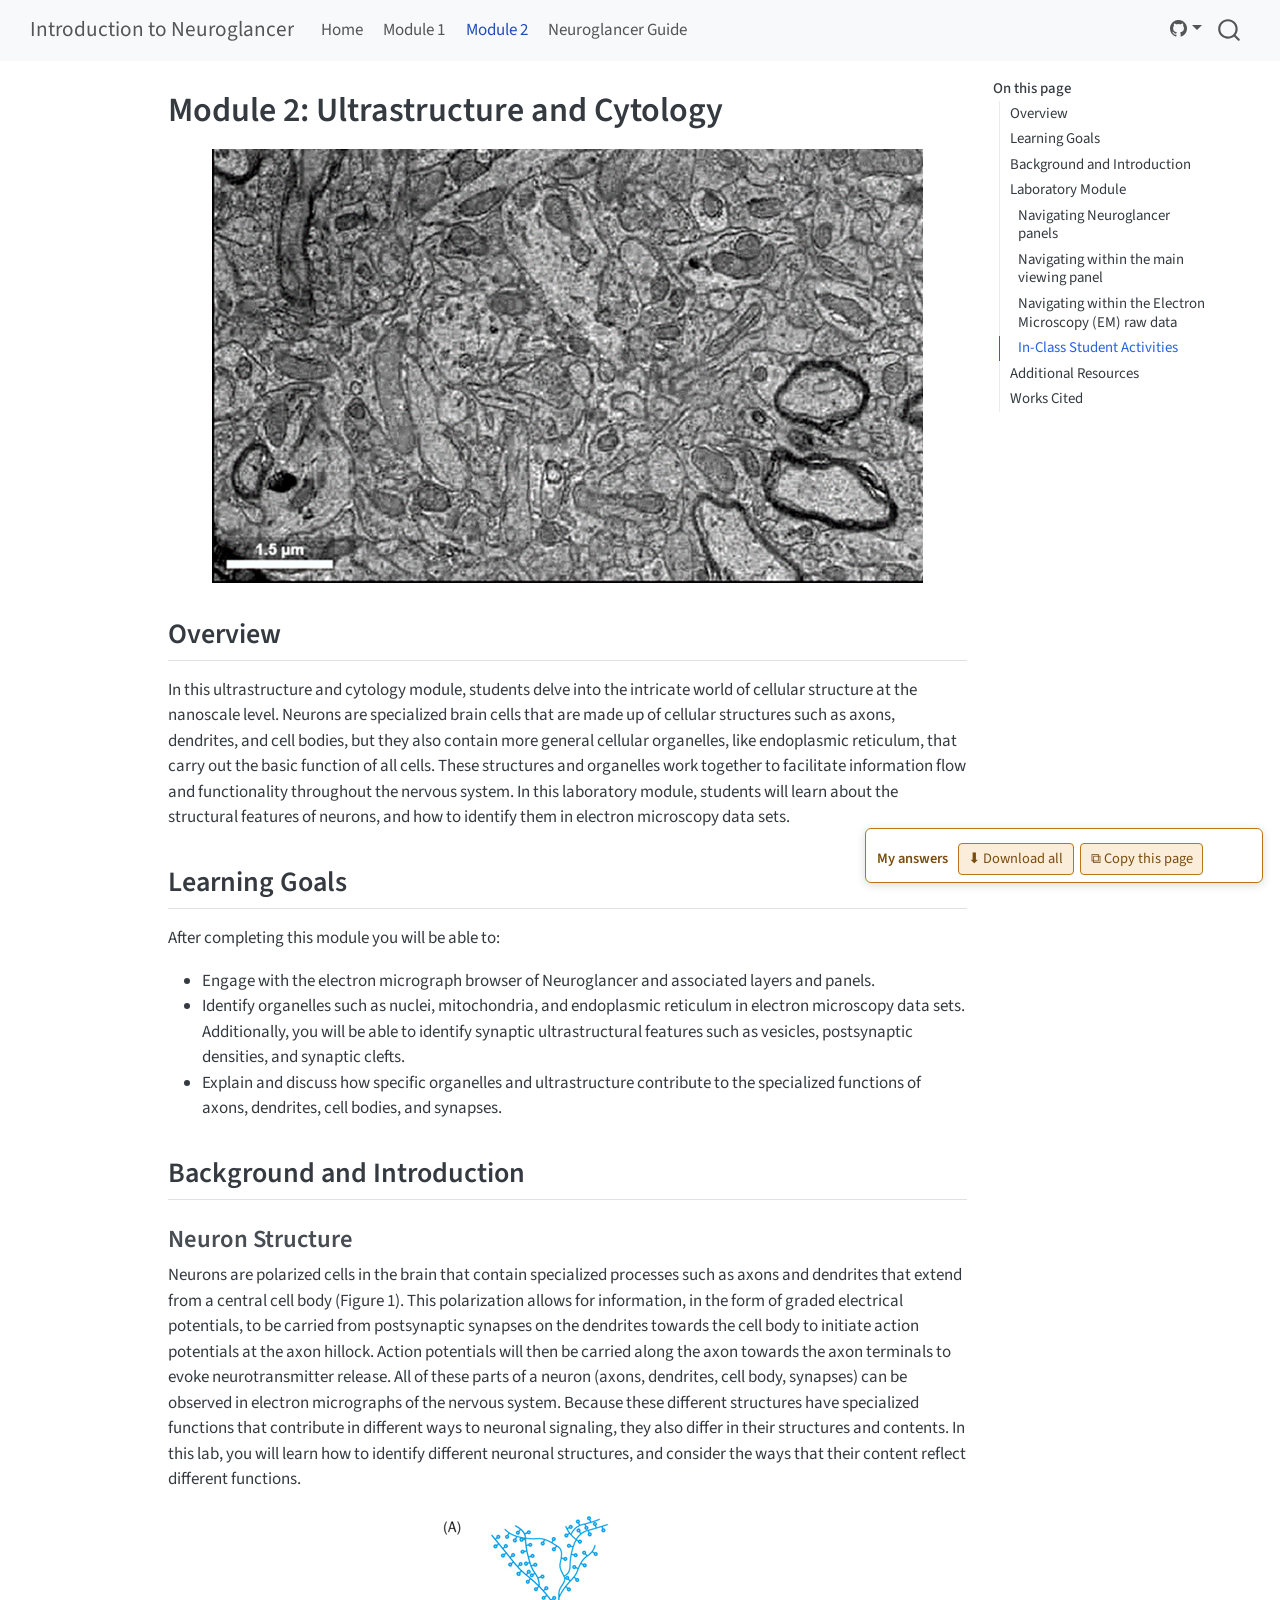
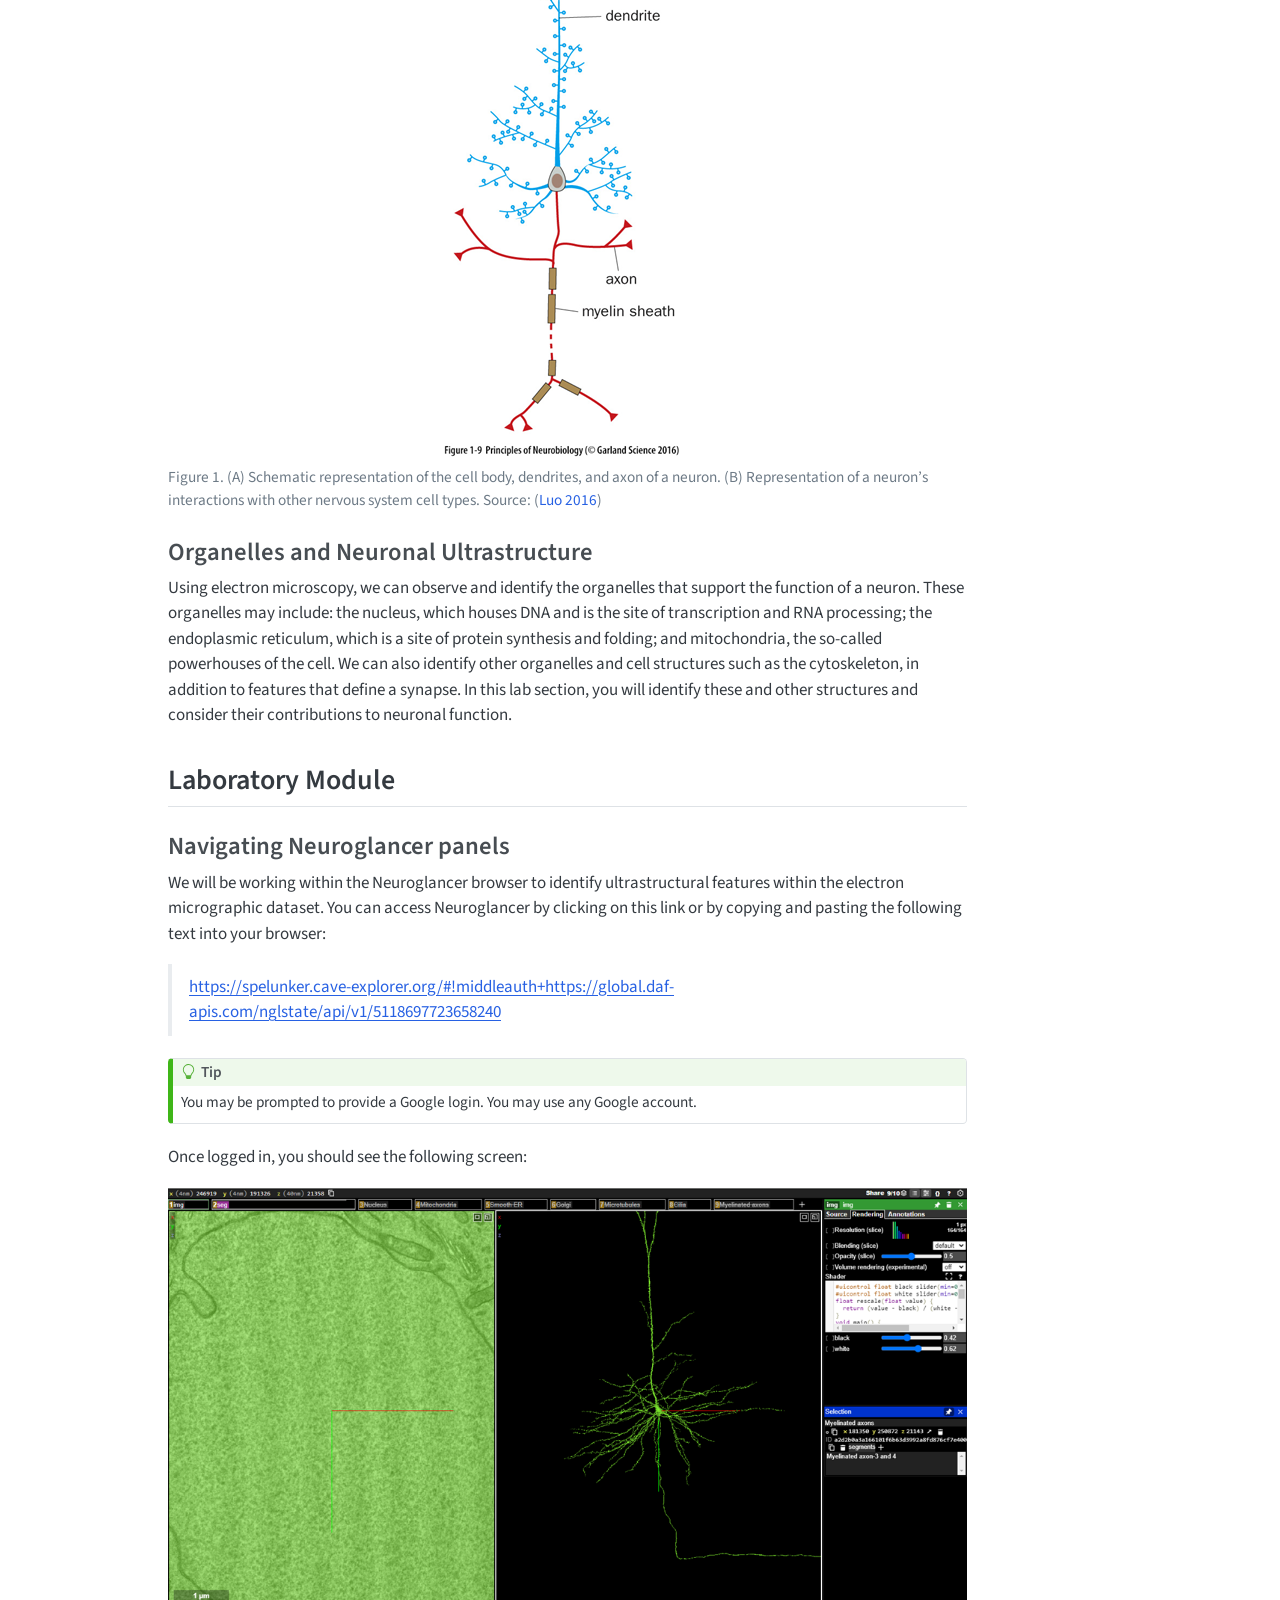
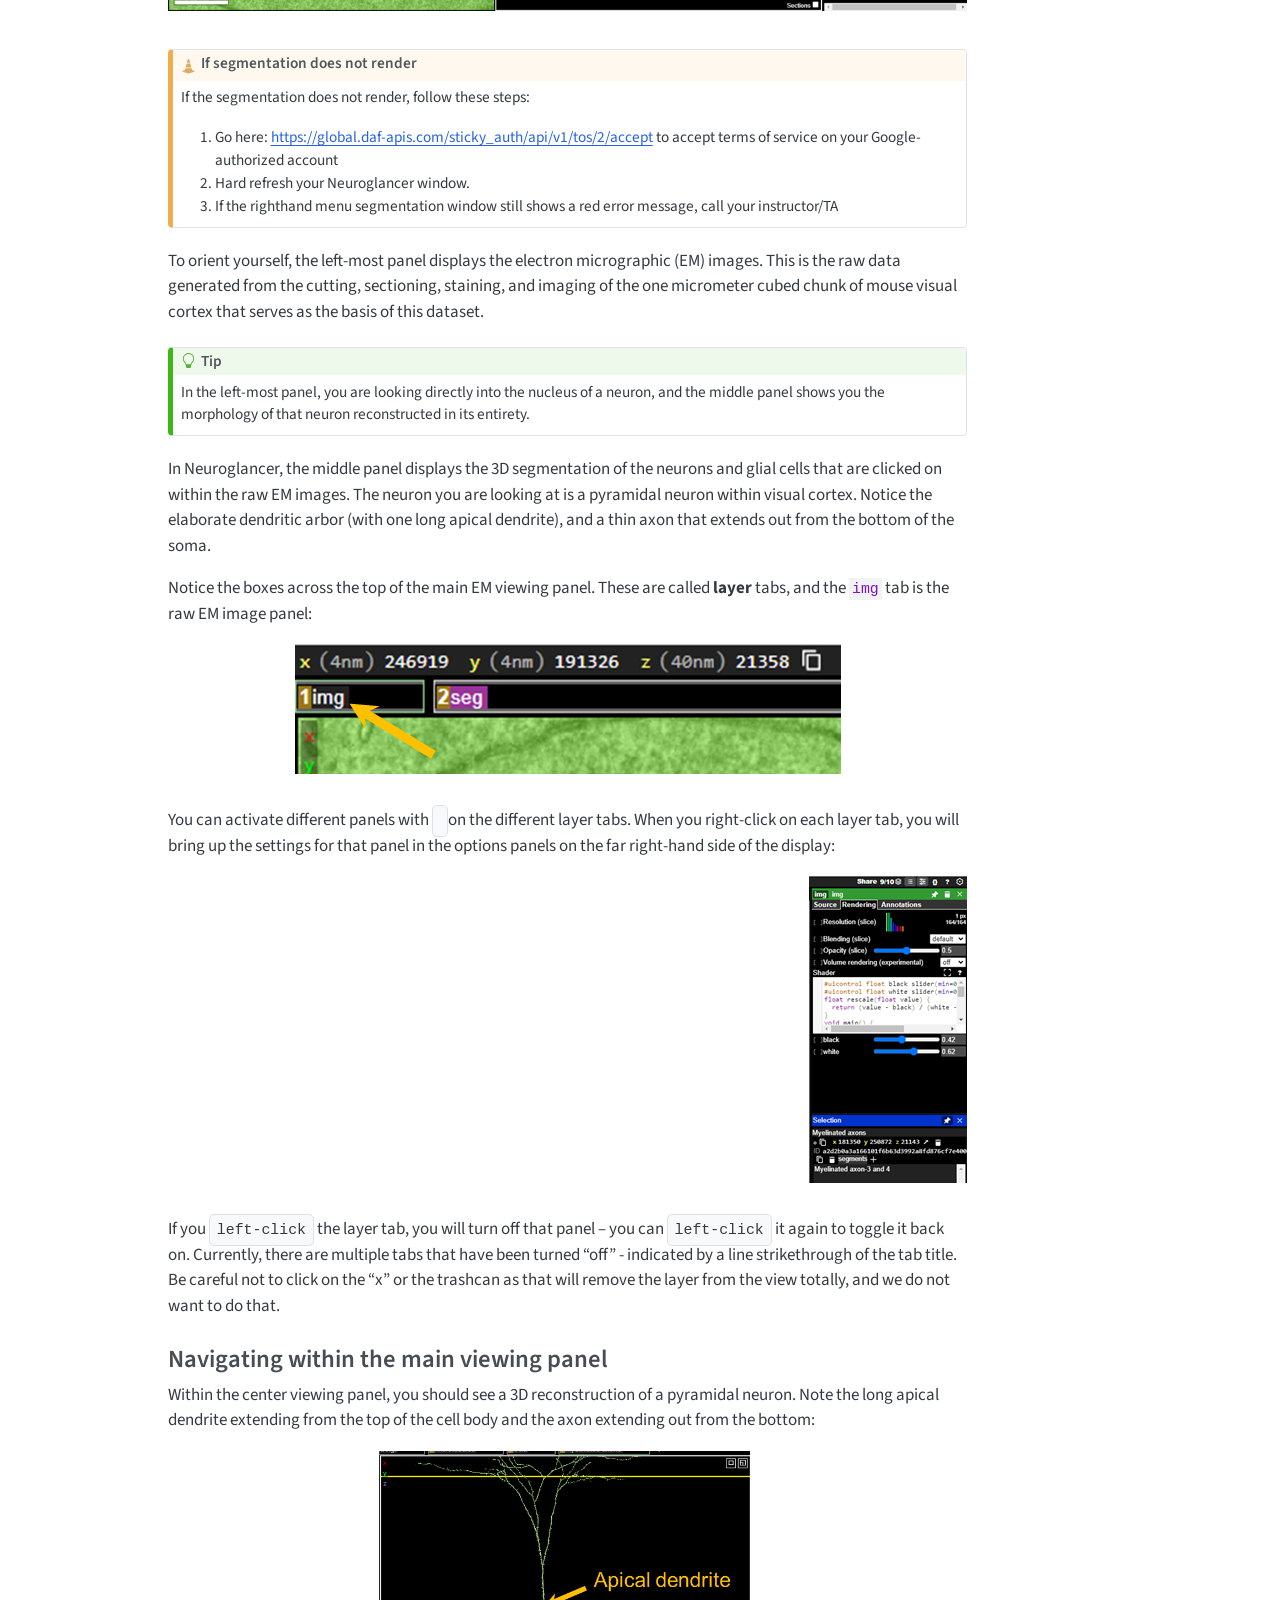
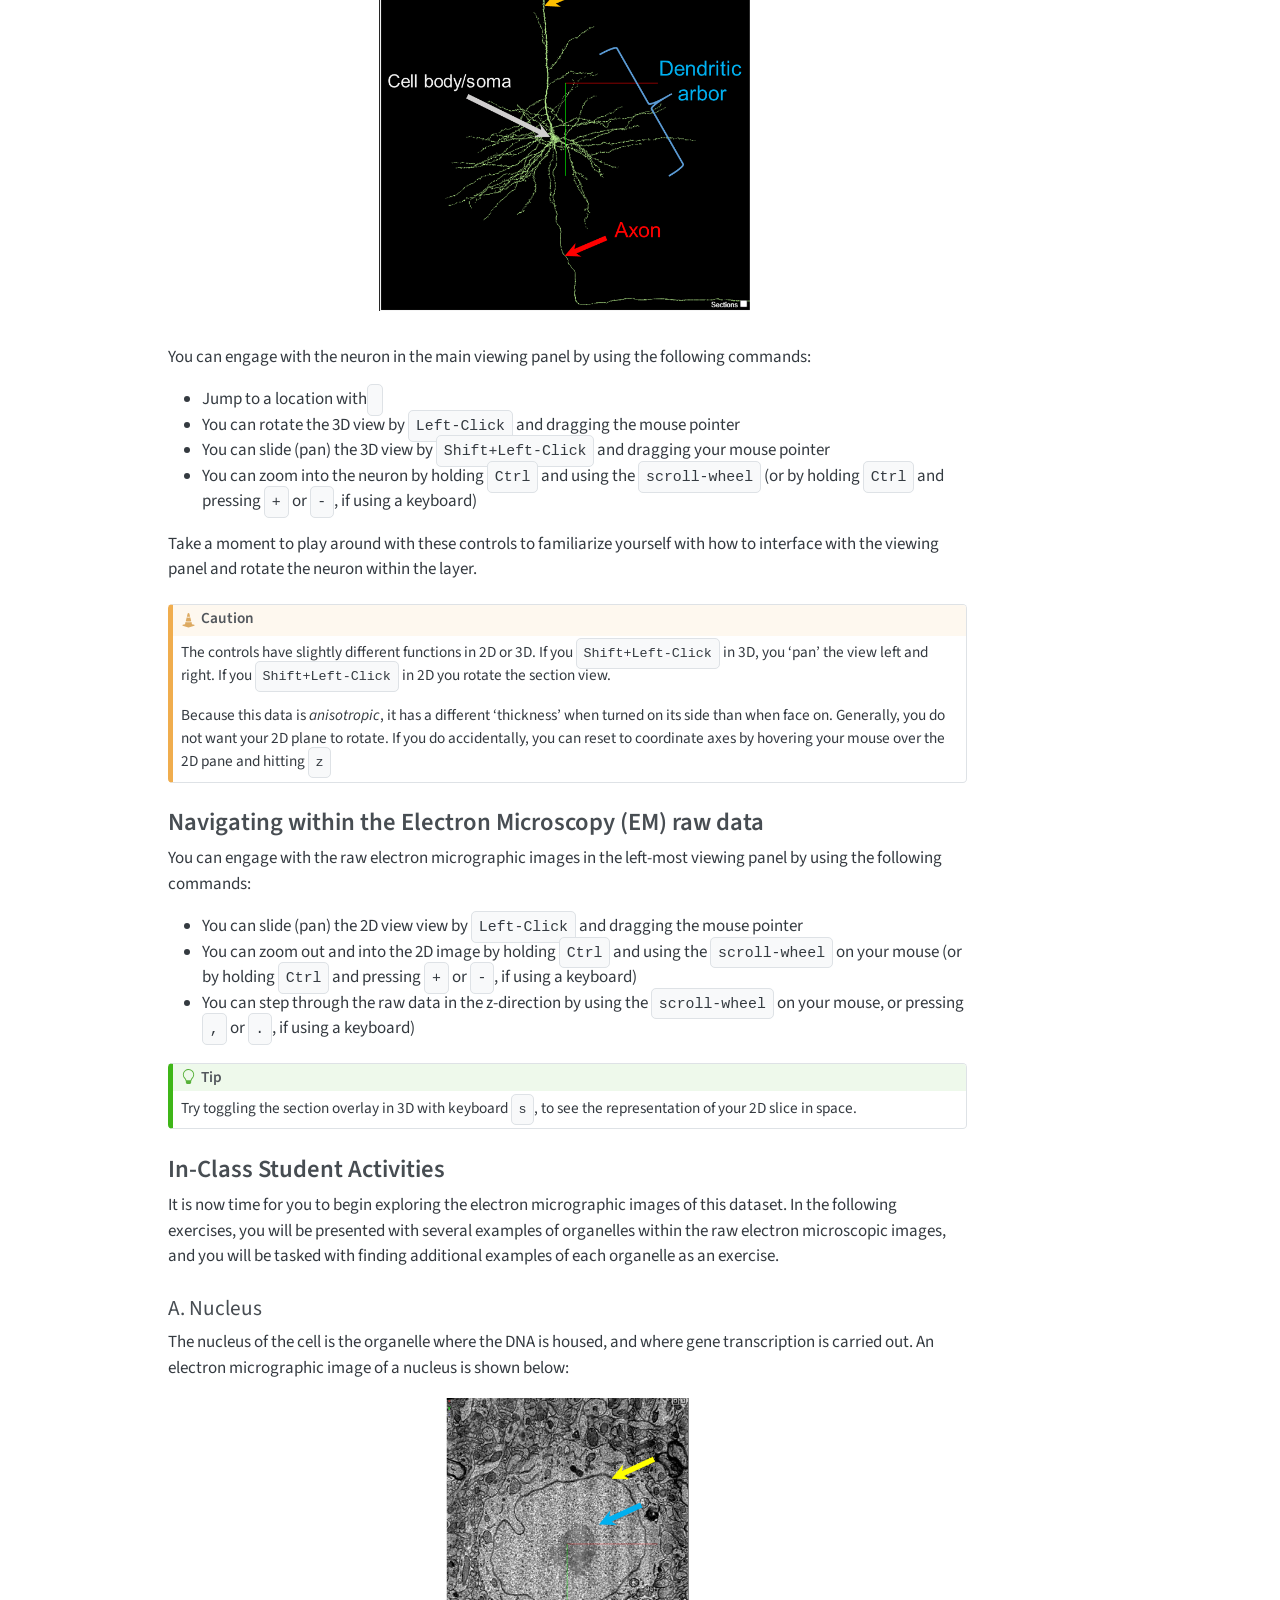
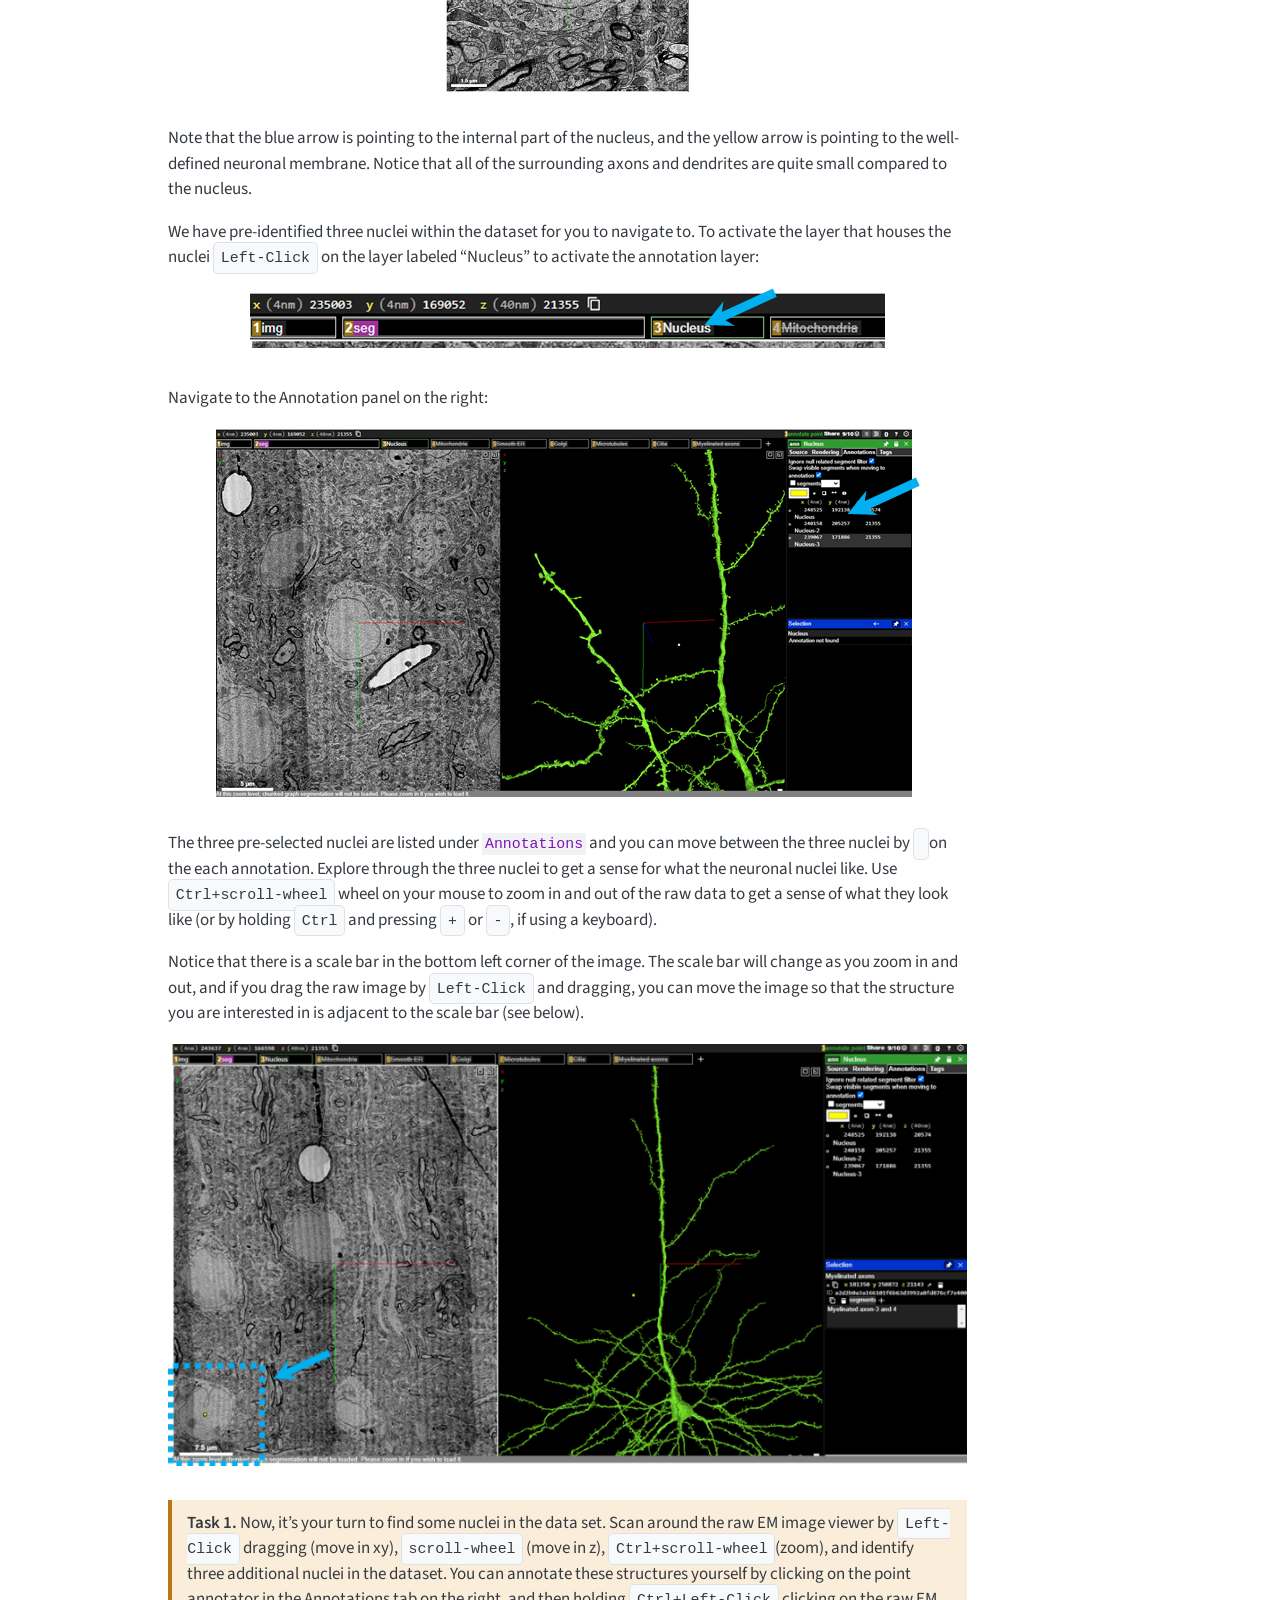
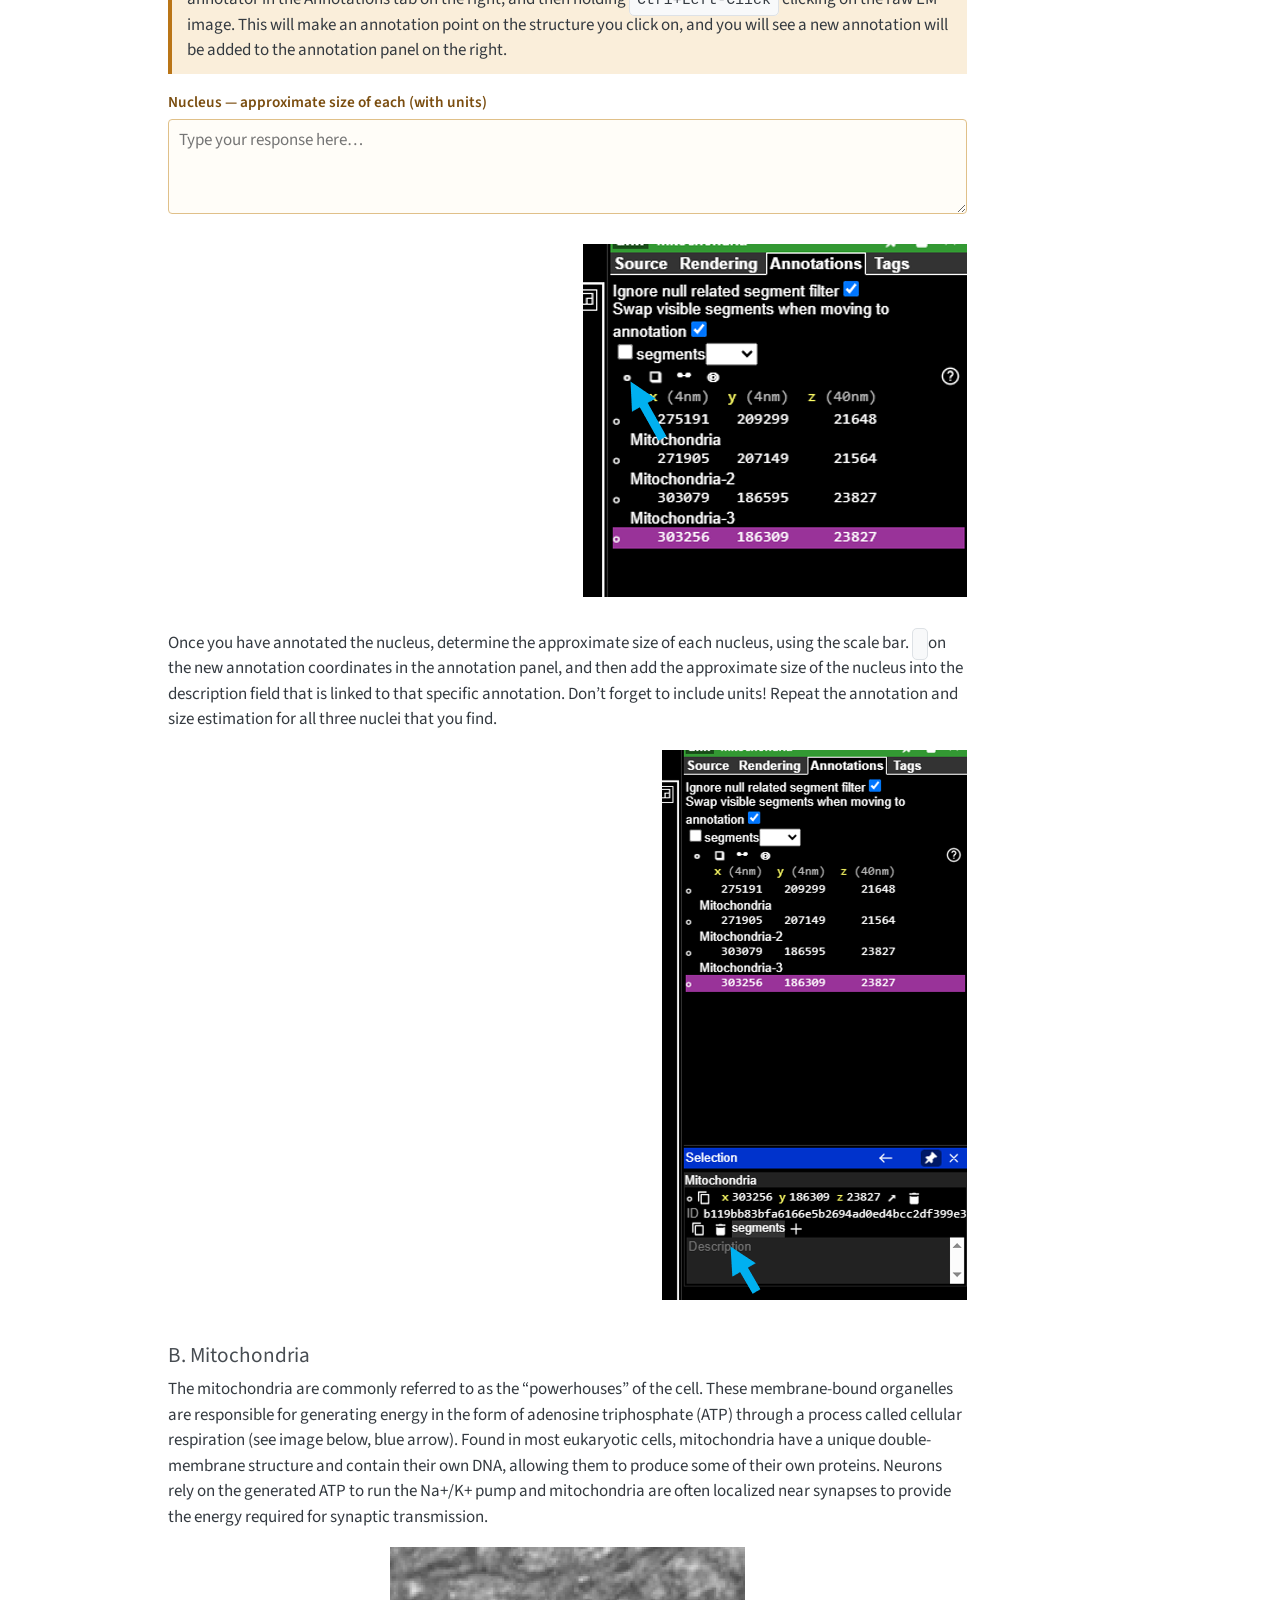
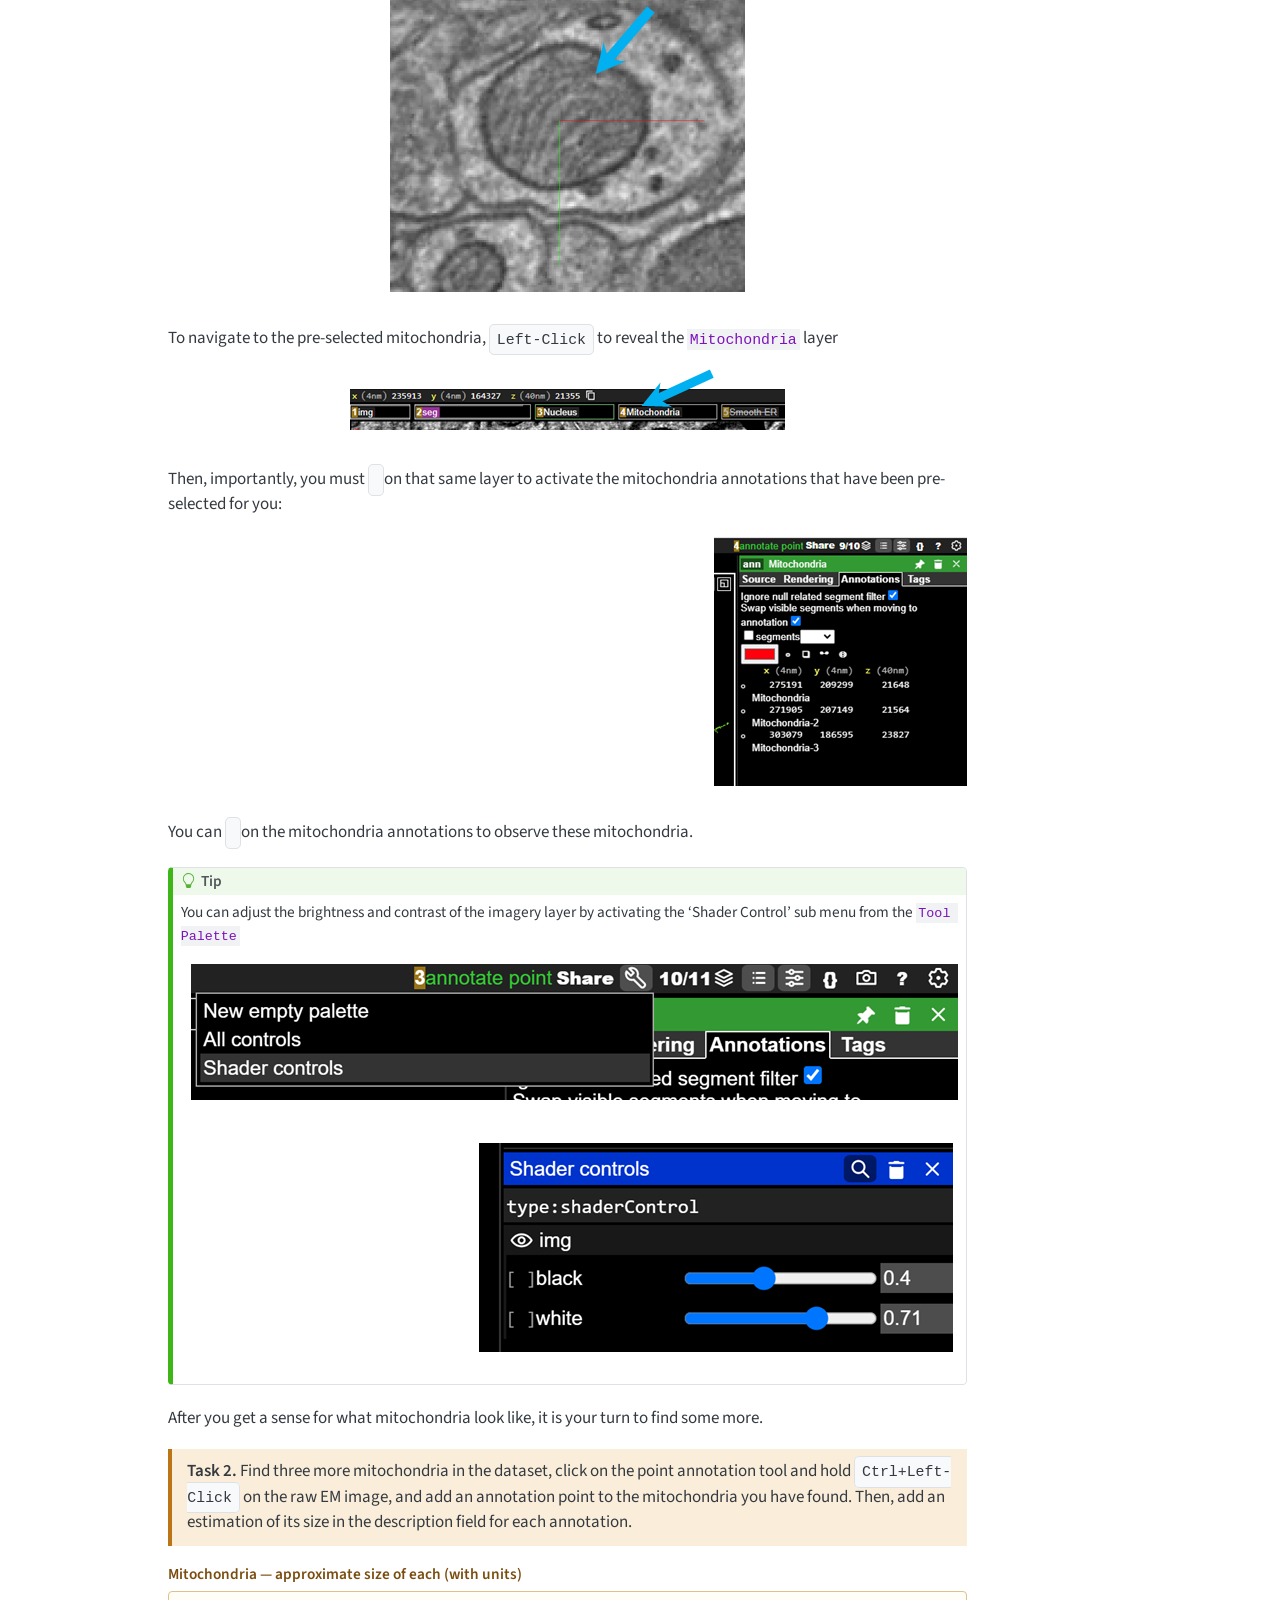
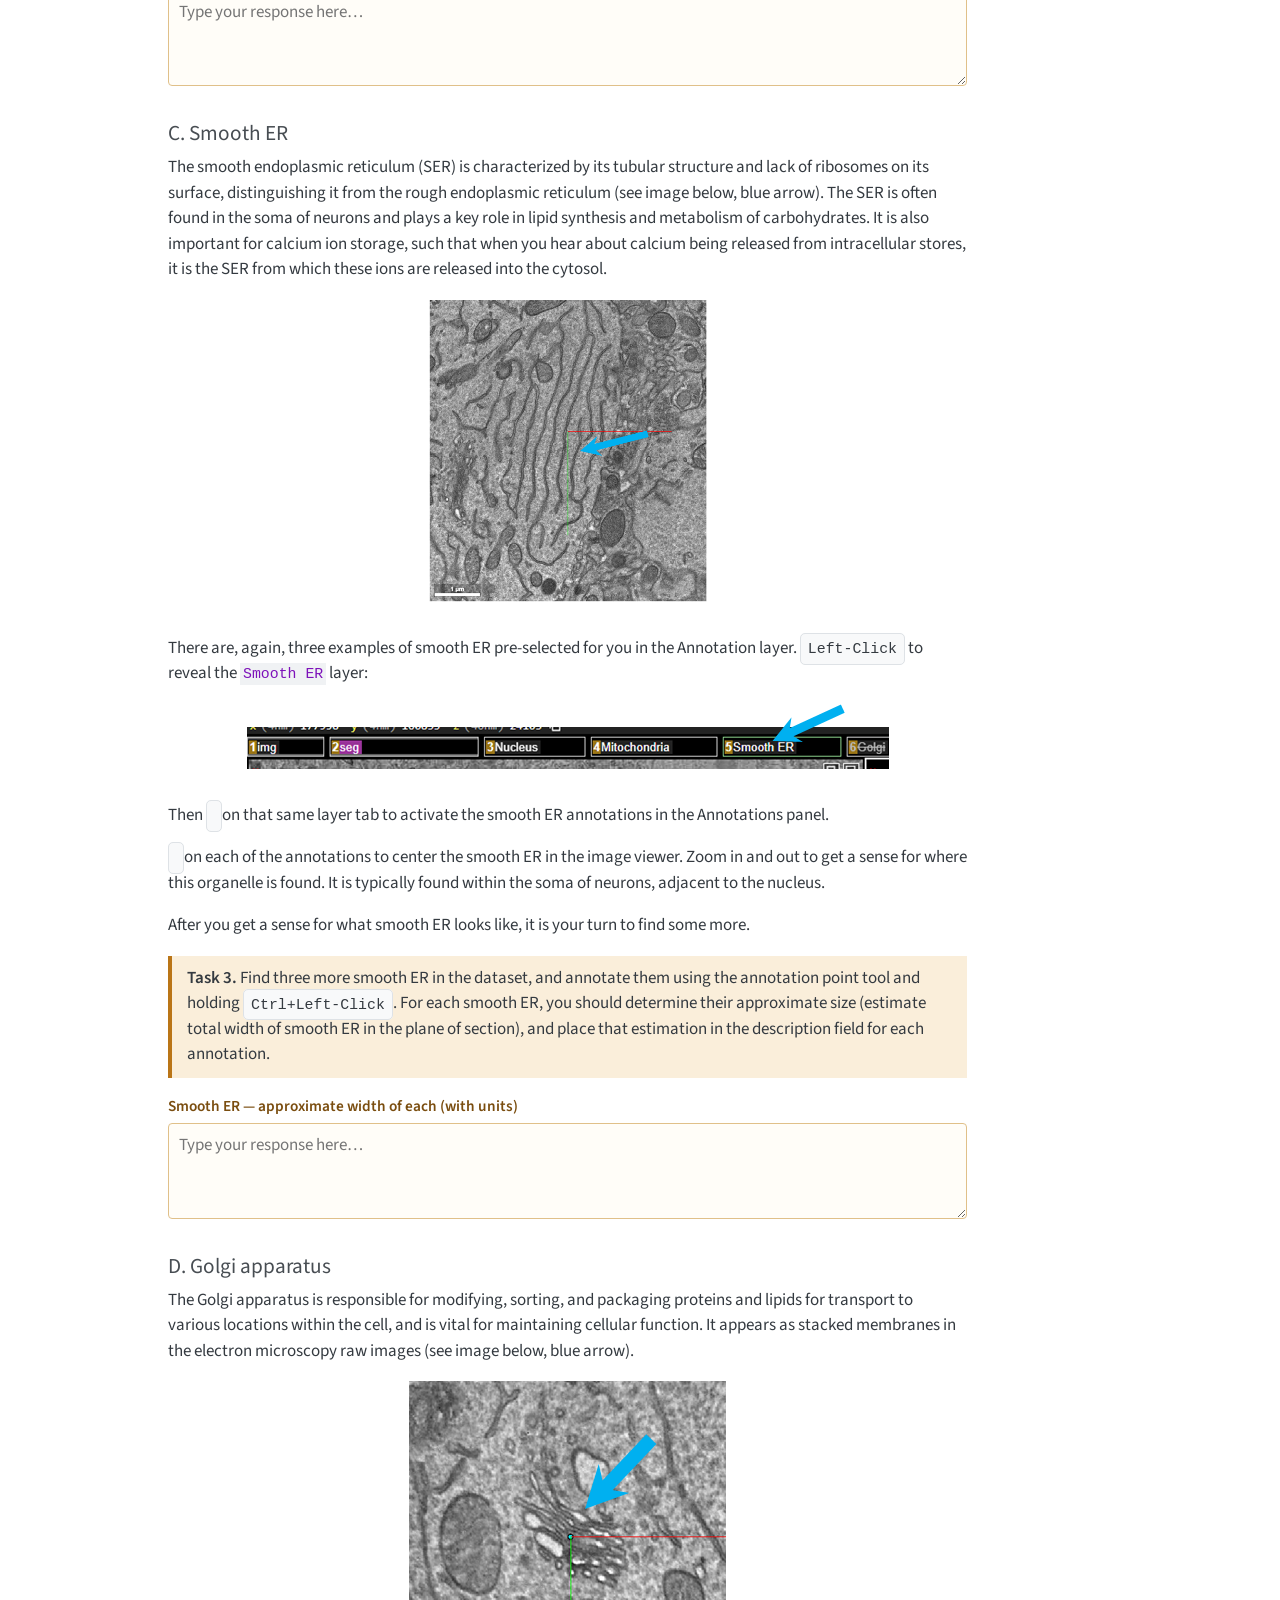
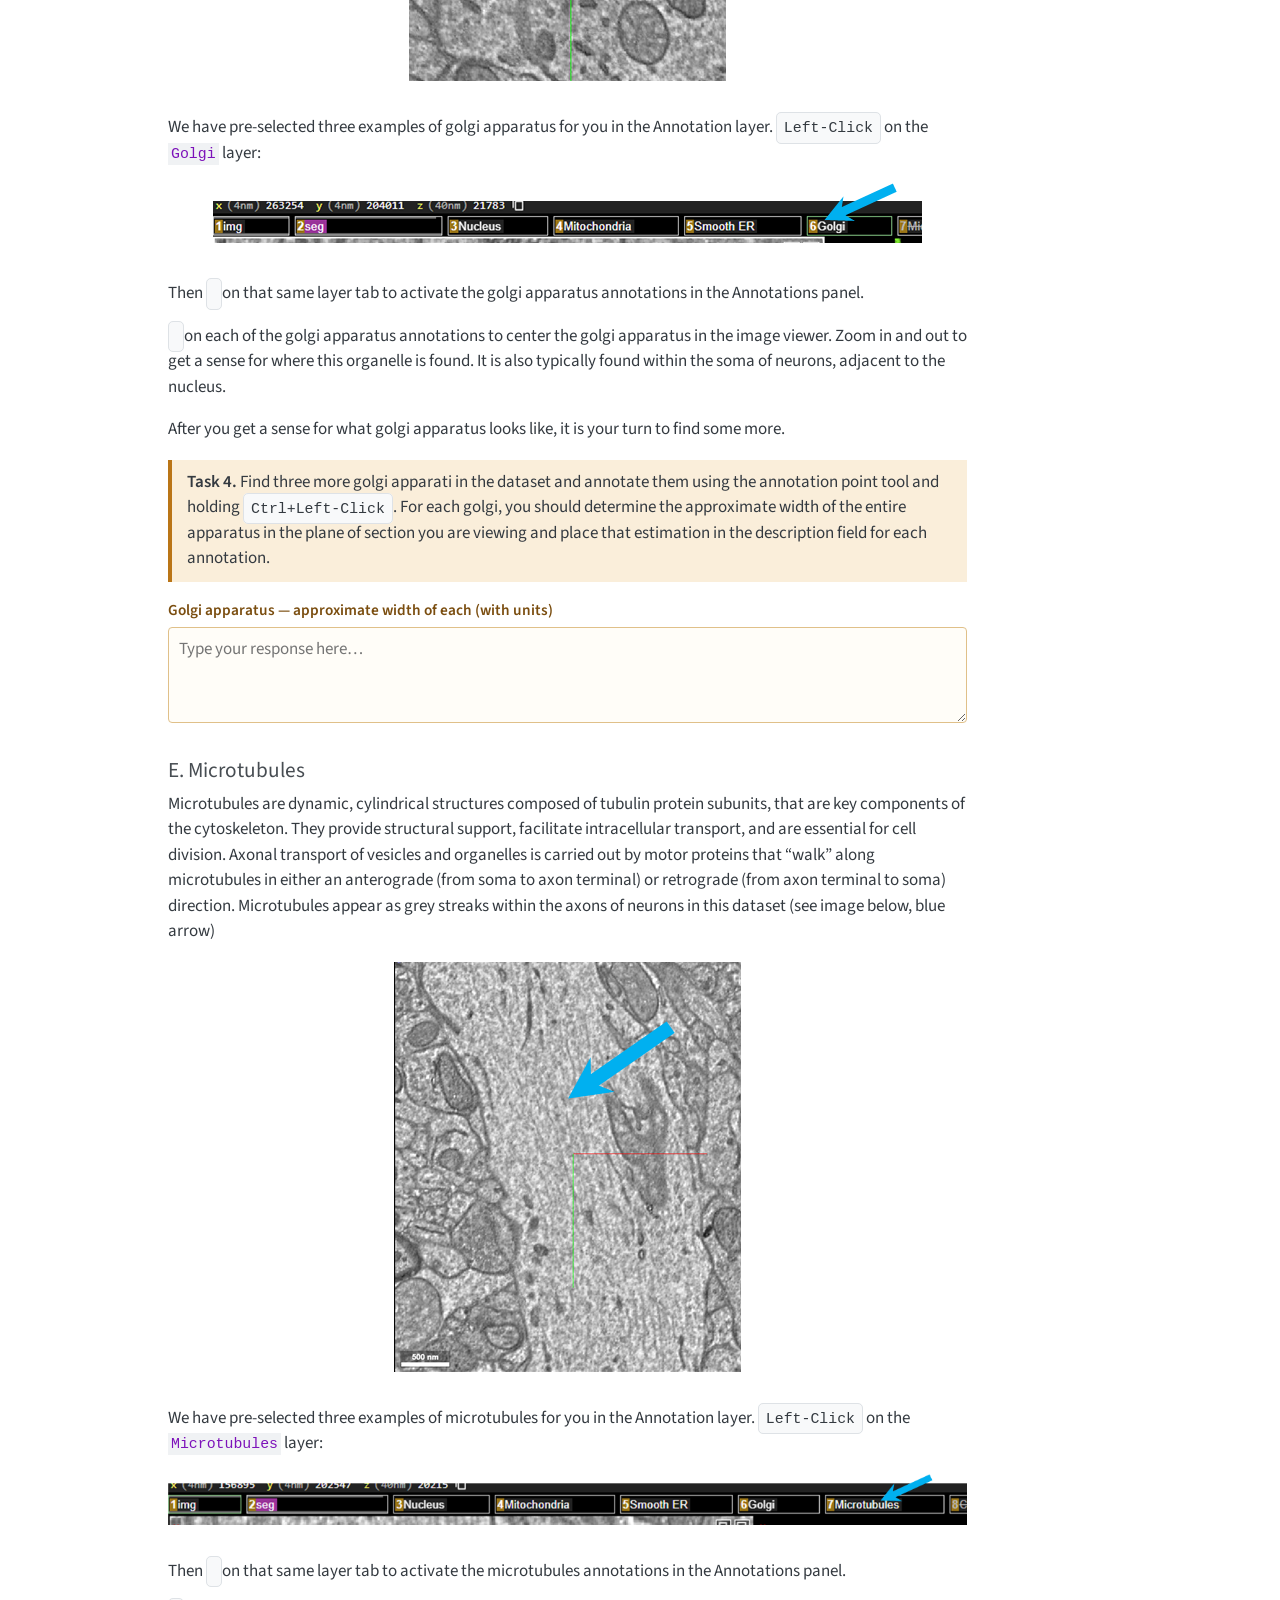
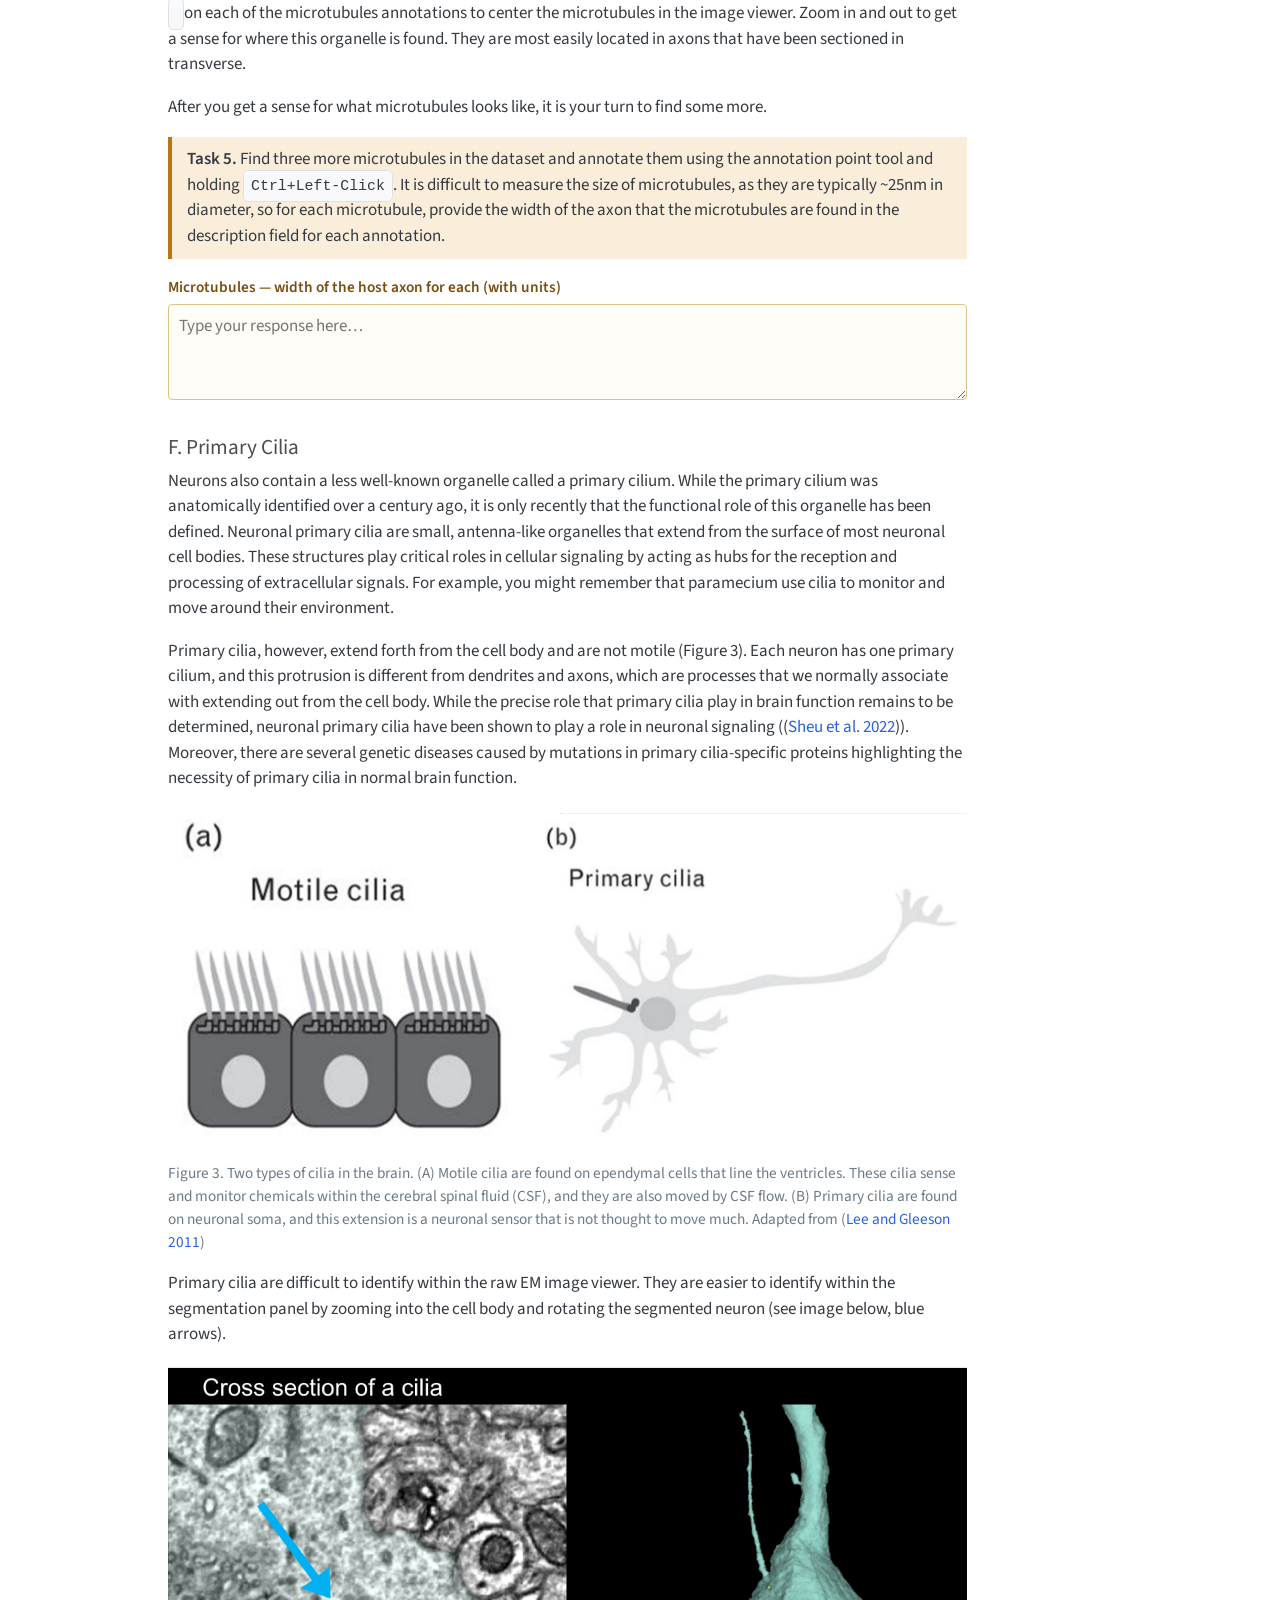
<file: module-2.html>
<!DOCTYPE html>
<html xmlns="http://www.w3.org/1999/xhtml" lang="en" xml:lang="en"><head>

<meta charset="utf-8">
<meta name="generator" content="quarto-1.10.18">

<meta name="viewport" content="width=device-width, initial-scale=1.0, user-scalable=yes">


<title>Module 2: Ultrastructure and Cytology – Introduction to Neuroglancer</title>
<style>
/* Default styles provided by pandoc.
** See https://pandoc.org/MANUAL.html#variables-for-html for config info.
*/
span.smallcaps{font-variant: small-caps;}
div.columns{display: flex; gap: 1.5em;}
div.column{flex: auto;}
@media screen {
div.columns{gap: min(4vw, 1.5em);}
div.column{overflow-x: auto;}
}
div.hanging-indent{margin-left: 1.5em; text-indent: -1.5em;}
ul.task-list{list-style: none;}
ul.task-list li input[type="checkbox"] {
  width: 0.8em;
  margin: 0 0.8em 0.2em -1em; /* quarto-specific, see https://github.com/quarto-dev/quarto-cli/issues/4556 */ 
  vertical-align: middle;
}
/* CSS for citations */
div.csl-bib-body { }
div.csl-entry {
  clear: both;
}
.hanging-indent div.csl-entry {
  margin-left:2em;
  text-indent:-2em;
}
div.csl-left-margin {
  min-width:2em;
  float:left;
}
div.csl-right-inline {
  margin-left:2em;
  padding-left:1em;
}
div.csl-indent {
  margin-left: 2em;
}</style>


<script src="site_libs/quarto-nav/quarto-nav.js"></script>
<script src="site_libs/quarto-nav/headroom.min.js"></script>
<script src="site_libs/clipboard/clipboard.min.js"></script>
<script src="site_libs/quarto-search/autocomplete.umd.js"></script>
<script src="site_libs/quarto-search/fuse.min.js"></script>
<script src="site_libs/quarto-search/quarto-search.js"></script>
<meta name="quarto:offset" content="./">
<script src="site_libs/quarto-html/quarto.js" type="module"></script>
<script src="site_libs/quarto-html/tabsets/tabsets.js" type="module"></script>
<script src="site_libs/quarto-html/popper.min.js"></script>
<script src="site_libs/quarto-html/tippy.umd.min.js"></script>
<script src="site_libs/quarto-html/anchor.min.js"></script>
<link href="site_libs/quarto-html/tippy.css" rel="stylesheet">
<link href="site_libs/quarto-html/quarto-syntax-highlighting-64a204ab8560d761af7679ceaba22944.css" rel="stylesheet" id="quarto-text-highlighting-styles">
<script src="site_libs/bootstrap/bootstrap.min.js"></script>
<link href="site_libs/bootstrap/bootstrap-icons.css" rel="stylesheet">
<link href="site_libs/bootstrap/bootstrap-172ba59bd5e0b52282274ba0c0cc16fc.min.css" rel="stylesheet" append-hash="true" id="quarto-bootstrap" data-mode="light">
<script src="site_libs/quarto-contrib/kbd/kbd.js"></script>
<link href="site_libs/quarto-contrib/kbd/kbd.css" rel="stylesheet">
<script id="quarto-search-options" type="application/json">{
  "location": "navbar",
  "copy-button": false,
  "collapse-after": 3,
  "panel-placement": "end",
  "type": "overlay",
  "limit": 50,
  "keyboard-shortcut": [
    "f",
    "/",
    "s"
  ],
  "show-item-context": false,
  "language": {
    "search-no-results-text": "No results",
    "search-matching-documents-text": "matching documents",
    "search-copy-link-title": "Copy link to search",
    "search-hide-matches-text": "Hide additional matches",
    "search-more-match-text": "more match in this document",
    "search-more-matches-text": "more matches in this document",
    "search-clear-button-title": "Clear",
    "search-text-placeholder": "",
    "search-detached-cancel-button-title": "Cancel",
    "search-submit-button-title": "Submit",
    "search-label": "Search"
  }
}</script>


<link rel="stylesheet" href="styles.css">
</head>

<body class="nav-fixed quarto-light">

<div id="quarto-search-results"></div>
  <header id="quarto-header" class="headroom fixed-top">
    <nav class="navbar navbar-expand-lg " data-bs-theme="dark">
      <div class="navbar-container container-fluid">
      <div class="navbar-brand-container mx-auto">
    <a class="navbar-brand" href="./index.html">
    <span class="navbar-title">Introduction to Neuroglancer</span>
    </a>
  </div>
            <div id="quarto-search" class="" title="Search"></div>
          <button class="navbar-toggler" type="button" data-bs-toggle="collapse" data-bs-target="#navbarCollapse" aria-controls="navbarCollapse" role="menu" aria-expanded="false" aria-label="Toggle navigation" onclick="if (window.quartoToggleHeadroom) { window.quartoToggleHeadroom(); }">
  <span class="navbar-toggler-icon"></span>
</button>
          <div class="collapse navbar-collapse" id="navbarCollapse">
            <ul class="navbar-nav navbar-nav-scroll me-auto">
  <li class="nav-item">
    <a class="nav-link" href="./index.html"> 
<span class="menu-text">Home</span></a>
  </li>  
  <li class="nav-item">
    <a class="nav-link" href="./module-1.html"> 
<span class="menu-text">Module 1</span></a>
  </li>  
  <li class="nav-item">
    <a class="nav-link active" href="./module-2.html" aria-current="page"> 
<span class="menu-text">Module 2</span></a>
  </li>  
  <li class="nav-item">
    <a class="nav-link" href="./neuroglancer-guide/neuroglancer-guide.html"> 
<span class="menu-text">Neuroglancer Guide</span></a>
  </li>  
</ul>
          </div> <!-- /navcollapse -->
            <div class="quarto-navbar-tools">
    <div class="dropdown">
      <a href="" title="" id="quarto-navigation-tool-dropdown-0" class="quarto-navigation-tool dropdown-toggle px-1" data-bs-toggle="dropdown" aria-expanded="false" role="link" aria-label=""><i class="bi bi-github"></i></a>
      <ul class="dropdown-menu" aria-labelledby="quarto-navigation-tool-dropdown-0">
          <li>
            <a class="dropdown-item quarto-navbar-tools-item" href="https://github.com/AllenInstitute/Introduction_to_Neuroglancer">
            Source Code
            </a>
          </li>
          <li>
            <a class="dropdown-item quarto-navbar-tools-item" href="https://github.com/AllenInstitute/Introduction_to_Neuroglancer/issues">
            Report a Bug
            </a>
          </li>
      </ul>
    </div>
</div>
      </div> <!-- /container-fluid -->
    </nav>
</header>
<!-- content -->
<div id="quarto-content" class="quarto-container page-columns page-rows-contents page-layout-article page-navbar">
<!-- sidebar -->
<!-- margin-sidebar -->
    <div id="quarto-margin-sidebar" class="sidebar margin-sidebar">
        <nav id="TOC" role="doc-toc" class="toc-active">
    <h2 id="toc-title">On this page</h2>
   
  <ul>
  <li><a href="#overview" id="toc-overview" class="nav-link active" data-scroll-target="#overview">Overview</a></li>
  <li><a href="#learning-goals" id="toc-learning-goals" class="nav-link" data-scroll-target="#learning-goals">Learning Goals</a></li>
  <li><a href="#background-and-introduction" id="toc-background-and-introduction" class="nav-link" data-scroll-target="#background-and-introduction">Background and Introduction</a>
  <ul class="collapse">
  <li><a href="#neuron-structure" id="toc-neuron-structure" class="nav-link" data-scroll-target="#neuron-structure">Neuron Structure</a></li>
  <li><a href="#organelles-and-neuronal-ultrastructure" id="toc-organelles-and-neuronal-ultrastructure" class="nav-link" data-scroll-target="#organelles-and-neuronal-ultrastructure">Organelles and Neuronal Ultrastructure</a></li>
  </ul></li>
  <li><a href="#laboratory-module" id="toc-laboratory-module" class="nav-link" data-scroll-target="#laboratory-module">Laboratory Module</a>
  <ul class="collapse">
  <li><a href="#navigating-neuroglancer-panels" id="toc-navigating-neuroglancer-panels" class="nav-link" data-scroll-target="#navigating-neuroglancer-panels">Navigating Neuroglancer panels</a></li>
  <li><a href="#navigating-within-the-main-viewing-panel" id="toc-navigating-within-the-main-viewing-panel" class="nav-link" data-scroll-target="#navigating-within-the-main-viewing-panel">Navigating within the main viewing panel</a></li>
  <li><a href="#navigating-within-the-electron-microscopy-em-raw-data" id="toc-navigating-within-the-electron-microscopy-em-raw-data" class="nav-link" data-scroll-target="#navigating-within-the-electron-microscopy-em-raw-data">Navigating within the Electron Microscopy (EM) raw data</a></li>
  <li><a href="#in-class-student-activities" id="toc-in-class-student-activities" class="nav-link" data-scroll-target="#in-class-student-activities">In-Class Student Activities</a></li>
  </ul></li>
  <li><a href="#additional-resources" id="toc-additional-resources" class="nav-link" data-scroll-target="#additional-resources">Additional Resources</a></li>
  <li><a href="#works-cited" id="toc-works-cited" class="nav-link" data-scroll-target="#works-cited">Works Cited</a></li>
  </ul>
</nav>
    </div>
<!-- main -->
<main class="content" id="quarto-document-content">

<header id="title-block-header" class="quarto-title-block default">
<div class="quarto-title">
<h1 class="title">Module 2: Ultrastructure and Cytology</h1>
</div>



<div class="quarto-title-meta">

    
  
    
  </div>
  


</header>


<div class="quarto-figure quarto-figure-center">
<figure class="figure">
<p><img src="resources/module_2_em_cover.png" class="img-fluid quarto-figure quarto-figure-center figure-img"></p>
</figure>
</div>
<section id="overview" class="level2">
<h2 class="anchored" data-anchor-id="overview">Overview</h2>
<p>In this ultrastructure and cytology module, students delve into the intricate world of cellular structure at the nanoscale level. Neurons are specialized brain cells that are made up of cellular structures such as axons, dendrites, and cell bodies, but they also contain more general cellular organelles, like endoplasmic reticulum, that carry out the basic function of all cells. These structures and organelles work together to facilitate information flow and functionality throughout the nervous system. In this laboratory module, students will learn about the structural features of neurons, and how to identify them in electron microscopy data sets.</p>
</section>
<section id="learning-goals" class="level2">
<h2 class="anchored" data-anchor-id="learning-goals">Learning Goals</h2>
<p>After completing this module you will be able to:</p>
<ul>
<li>Engage with the electron micrograph browser of Neuroglancer and associated layers and panels.</li>
<li>Identify organelles such as nuclei, mitochondria, and endoplasmic reticulum in electron microscopy data sets. Additionally, you will be able to identify synaptic ultrastructural features such as vesicles, postsynaptic densities, and synaptic clefts.</li>
<li>Explain and discuss how specific organelles and ultrastructure contribute to the specialized functions of axons, dendrites, cell bodies, and synapses.</li>
</ul>
</section>
<section id="background-and-introduction" class="level2">
<h2 class="anchored" data-anchor-id="background-and-introduction">Background and Introduction</h2>
<section id="neuron-structure" class="level3">
<h3 class="anchored" data-anchor-id="neuron-structure">Neuron Structure</h3>
<p>Neurons are polarized cells in the brain that contain specialized processes such as axons and dendrites that extend from a central cell body (Figure 1). This polarization allows for information, in the form of graded electrical potentials, to be carried from postsynaptic synapses on the dendrites towards the cell body to initiate action potentials at the axon hillock. Action potentials will then be carried along the axon towards the axon terminals to evoke neurotransmitter release. All of these parts of a neuron (axons, dendrites, cell body, synapses) can be observed in electron micrographs of the nervous system. Because these different structures have specialized functions that contribute in different ways to neuronal signaling, they also differ in their structures and contents. In this lab, you will learn how to identify different neuronal structures, and consider the ways that their content reflect different functions.</p>
<div class="quarto-figure quarto-figure-center">
<figure class="figure">
<p><img src="resources/luo_neuron_schematic.png" class="img-fluid figure-img"></p>
<figcaption>Figure 1. (A) Schematic representation of the cell body, dendrites, and axon of a neuron. (B) Representation of a neuron’s interactions with other nervous system cell types. Source: <span class="citation" data-cites="Luo2016principles">(<a href="#ref-Luo2016principles" role="doc-biblioref">Luo 2016</a>)</span></figcaption>
</figure>
</div>
</section>
<section id="organelles-and-neuronal-ultrastructure" class="level3">
<h3 class="anchored" data-anchor-id="organelles-and-neuronal-ultrastructure">Organelles and Neuronal Ultrastructure</h3>
<p>Using electron microscopy, we can observe and identify the organelles that support the function of a neuron. These organelles may include: the nucleus, which houses DNA and is the site of transcription and RNA processing; the endoplasmic reticulum, which is a site of protein synthesis and folding; and mitochondria, the so-called powerhouses of the cell. We can also identify other organelles and cell structures such as the cytoskeleton, in addition to features that define a synapse. In this lab section, you will identify these and other structures and consider their contributions to neuronal function.</p>
</section>
</section>
<section id="laboratory-module" class="level2">
<h2 class="anchored" data-anchor-id="laboratory-module">Laboratory Module</h2>
<section id="navigating-neuroglancer-panels" class="level3">
<h3 class="anchored" data-anchor-id="navigating-neuroglancer-panels">Navigating Neuroglancer panels</h3>
<p>We will be working within the Neuroglancer browser to identify ultrastructural features within the electron micrographic dataset. You can access Neuroglancer by clicking on this link or by copying and pasting the following text into your browser:</p>
<blockquote class="blockquote">
<p><a href="https://spelunker.cave-explorer.org/#!middleauth+https://global.daf-apis.com/nglstate/api/v1/5118697723658240" class="uri">https://spelunker.cave-explorer.org/#!middleauth+https://global.daf-apis.com/nglstate/api/v1/5118697723658240</a></p>
</blockquote>
<div class="callout callout-style-default callout-tip callout-titled">
<div class="callout-header d-flex align-content-center">
<div class="callout-icon-container">
<i class="callout-icon"></i>
</div>
<div class="callout-title-container flex-fill">
Tip
</div>
</div>
<div class="callout-body-container callout-body">
<p>You may be prompted to provide a Google login. You may use any Google account.</p>
</div>
</div>
<p>Once logged in, you should see the following screen:</p>
<div class="quarto-figure quarto-figure-center">
<figure class="figure">
<p><img src="resources/neuroglancer_2D_UI.png" class="img-fluid quarto-figure quarto-figure-center figure-img"></p>
</figure>
</div>
<div class="callout callout-style-default callout-caution callout-titled">
<div class="callout-header d-flex align-content-center">
<div class="callout-icon-container">
<i class="callout-icon"></i>
</div>
<div class="callout-title-container flex-fill">
<span class="screen-reader-only">Caution</span>If segmentation does not render
</div>
</div>
<div class="callout-body-container callout-body">
<p>If the segmentation does not render, follow these steps:</p>
<ol type="1">
<li>Go here: <a href="https://global.daf-apis.com/sticky_auth/api/v1/tos/2/accept" class="uri">https://global.daf-apis.com/sticky_auth/api/v1/tos/2/accept</a> to accept terms of service on your Google-authorized account</li>
<li>Hard refresh your Neuroglancer window.</li>
<li>If the righthand menu segmentation window still shows a red error message, call your instructor/TA</li>
</ol>
</div>
</div>
<p>To orient yourself, the left-most panel displays the electron micrographic (EM) images. This is the raw data generated from the cutting, sectioning, staining, and imaging of the one micrometer cubed chunk of mouse visual cortex that serves as the basis of this dataset.</p>
<div class="callout callout-style-default callout-tip callout-titled">
<div class="callout-header d-flex align-content-center">
<div class="callout-icon-container">
<i class="callout-icon"></i>
</div>
<div class="callout-title-container flex-fill">
Tip
</div>
</div>
<div class="callout-body-container callout-body">
<p>In the left-most panel, you are looking directly into the nucleus of a neuron, and the middle panel shows you the morphology of that neuron reconstructed in its entirety.</p>
</div>
</div>
<p>In Neuroglancer, the middle panel displays the 3D segmentation of the neurons and glial cells that are clicked on within the raw EM images. The neuron you are looking at is a pyramidal neuron within visual cortex. Notice the elaborate dendritic arbor (with one long apical dendrite), and a thin axon that extends out from the bottom of the soma.</p>
<p>Notice the boxes across the top of the main EM viewing panel. These are called <strong>layer</strong> tabs, and the <code>img</code> tab is the raw EM image panel:</p>
<div class="quarto-figure quarto-figure-center">
<figure class="figure">
<p><img src="resources/neuroglancer_2D_UI_1_layers.png" class="img-fluid quarto-figure quarto-figure-center figure-img"></p>
</figure>
</div>
<p>You can activate different panels with <kbd title="mac: Ctrl-Click, windows: Right-Click" aria-hidden="true" data-mac="Ctrl-Click" data-windows="Right-Click"></kbd><span class="visually-hidden"></span> on the different layer tabs. When you right-click on each layer tab, you will bring up the settings for that panel in the options panels on the far right-hand side of the display:</p>
<div class="quarto-figure quarto-figure-right">
<figure class="figure">
<p><img src="resources/neuroglancer_2D_UI_2_menu.png" class="img-fluid quarto-figure quarto-figure-right figure-img"></p>
</figure>
</div>
<p>If you <kbd title="left-click" aria-hidden="true">left-click</kbd><span class="visually-hidden">left-click</span> the layer tab, you will turn off that panel – you can <kbd title="left-click" aria-hidden="true">left-click</kbd><span class="visually-hidden">left-click</span> it again to toggle it back on. Currently, there are multiple tabs that have been turned “off” - indicated by a line strikethrough of the tab title. Be careful not to click on the “x” or the trashcan as that will remove the layer from the view totally, and we do not want to do that.</p>
</section>
<section id="navigating-within-the-main-viewing-panel" class="level3">
<h3 class="anchored" data-anchor-id="navigating-within-the-main-viewing-panel">Navigating within the main viewing panel</h3>
<p>Within the center viewing panel, you should see a 3D reconstruction of a pyramidal neuron. Note the long apical dendrite extending from the top of the cell body and the axon extending out from the bottom:</p>
<div class="quarto-figure quarto-figure-center">
<figure class="figure">
<p><img src="resources/neuroglancer_neuron_compartments.png" class="img-fluid quarto-figure quarto-figure-center figure-img"></p>
</figure>
</div>
<p>You can engage with the neuron in the main viewing panel by using the following commands:</p>
<ul>
<li>Jump to a location with <kbd title="mac: Ctrl-Click, windows: Right-Click" aria-hidden="true" data-mac="Ctrl-Click" data-windows="Right-Click"></kbd><span class="visually-hidden"></span></li>
<li>You can rotate the 3D view by <kbd title="Left-Click" aria-hidden="true">Left-Click</kbd><span class="visually-hidden">Left-Click</span> and dragging the mouse pointer</li>
<li>You can slide (pan) the 3D view by <kbd title="Shift+Left-Click" aria-hidden="true">Shift+Left-Click</kbd><span class="visually-hidden">Shift+Left-Click</span> and dragging your mouse pointer</li>
<li>You can zoom into the neuron by holding <kbd title="Ctrl" aria-hidden="true">Ctrl</kbd><span class="visually-hidden">Ctrl</span> and using the <kbd title="scroll-wheel" aria-hidden="true">scroll-wheel</kbd><span class="visually-hidden">scroll-wheel</span> (or by holding <kbd title="Ctrl" aria-hidden="true">Ctrl</kbd><span class="visually-hidden">Ctrl</span> and pressing <kbd title="+" aria-hidden="true">+</kbd><span class="visually-hidden">+</span> or <kbd title="-" aria-hidden="true">-</kbd><span class="visually-hidden">-</span>, if using a keyboard)</li>
</ul>
<p>Take a moment to play around with these controls to familiarize yourself with how to interface with the viewing panel and rotate the neuron within the layer.</p>
<div class="callout callout-style-default callout-caution callout-titled">
<div class="callout-header d-flex align-content-center">
<div class="callout-icon-container">
<i class="callout-icon"></i>
</div>
<div class="callout-title-container flex-fill">
Caution
</div>
</div>
<div class="callout-body-container callout-body">
<p>The controls have slightly different functions in 2D or 3D. If you <kbd title="Shift+Left-Click" aria-hidden="true">Shift+Left-Click</kbd><span class="visually-hidden">Shift+Left-Click</span> in 3D, you ‘pan’ the view left and right. If you <kbd title="Shift+Left-Click" aria-hidden="true">Shift+Left-Click</kbd><span class="visually-hidden">Shift+Left-Click</span> in 2D you rotate the section view.</p>
<p>Because this data is <em>anisotropic</em>, it has a different ‘thickness’ when turned on its side than when face on. Generally, you do not want your 2D plane to rotate. If you do accidentally, you can reset to coordinate axes by hovering your mouse over the 2D pane and hitting <kbd title="z" aria-hidden="true">z</kbd><span class="visually-hidden">z</span></p>
</div>
</div>
</section>
<section id="navigating-within-the-electron-microscopy-em-raw-data" class="level3">
<h3 class="anchored" data-anchor-id="navigating-within-the-electron-microscopy-em-raw-data">Navigating within the Electron Microscopy (EM) raw data</h3>
<p>You can engage with the raw electron micrographic images in the left-most viewing panel by using the following commands:</p>
<ul>
<li>You can slide (pan) the 2D view view by <kbd title="Left-Click" aria-hidden="true">Left-Click</kbd><span class="visually-hidden">Left-Click</span> and dragging the mouse pointer</li>
<li>You can zoom out and into the 2D image by holding <kbd title="Ctrl" aria-hidden="true">Ctrl</kbd><span class="visually-hidden">Ctrl</span> and using the <kbd title="scroll-wheel" aria-hidden="true">scroll-wheel</kbd><span class="visually-hidden">scroll-wheel</span> on your mouse (or by holding <kbd title="Ctrl" aria-hidden="true">Ctrl</kbd><span class="visually-hidden">Ctrl</span> and pressing <kbd title="+" aria-hidden="true">+</kbd><span class="visually-hidden">+</span> or <kbd title="-" aria-hidden="true">-</kbd><span class="visually-hidden">-</span>, if using a keyboard)</li>
<li>You can step through the raw data in the z-direction by using the <kbd title="scroll-wheel" aria-hidden="true">scroll-wheel</kbd><span class="visually-hidden">scroll-wheel</span> on your mouse, or pressing <kbd title="," aria-hidden="true">,</kbd><span class="visually-hidden">,</span> or <kbd title="." aria-hidden="true">.</kbd><span class="visually-hidden">.</span>, if using a keyboard)</li>
</ul>
<div class="callout callout-style-default callout-tip callout-titled">
<div class="callout-header d-flex align-content-center">
<div class="callout-icon-container">
<i class="callout-icon"></i>
</div>
<div class="callout-title-container flex-fill">
Tip
</div>
</div>
<div class="callout-body-container callout-body">
<p>Try toggling the section overlay in 3D with keyboard <kbd title="s" aria-hidden="true">s</kbd><span class="visually-hidden">s</span>, to see the representation of your 2D slice in space.</p>
</div>
</div>
</section>
<section id="in-class-student-activities" class="level3">
<h3 class="anchored" data-anchor-id="in-class-student-activities">In-Class Student Activities</h3>
<p>It is now time for you to begin exploring the electron micrographic images of this dataset. In the following exercises, you will be presented with several examples of organelles within the raw electron microscopic images, and you will be tasked with finding additional examples of each organelle as an exercise.</p>
<section id="a.-nucleus" class="level4">
<h4 class="anchored" data-anchor-id="a.-nucleus">A. Nucleus</h4>
<p>The nucleus of the cell is the organelle where the DNA is housed, and where gene transcription is carried out. An electron micrographic image of a nucleus is shown below:</p>
<div class="quarto-figure quarto-figure-center">
<figure class="figure">
<p><img src="resources/EM_nucleus.png" class="img-fluid quarto-figure quarto-figure-center figure-img"></p>
</figure>
</div>
<p>Note that the blue arrow is pointing to the internal part of the nucleus, and the yellow arrow is pointing to the well-defined neuronal membrane. Notice that all of the surrounding axons and dendrites are quite small compared to the nucleus.</p>
<p>We have pre-identified three nuclei within the dataset for you to navigate to. To activate the layer that houses the nuclei <kbd title="Left-Click" aria-hidden="true">Left-Click</kbd><span class="visually-hidden">Left-Click</span> on the layer labeled “Nucleus” to activate the annotation layer:</p>
<div class="quarto-figure quarto-figure-center">
<figure class="figure">
<p><img src="resources/neuroglancer_2D_UI_3_nucleus.png" class="img-fluid quarto-figure quarto-figure-center figure-img"></p>
</figure>
</div>
<p>Navigate to the Annotation panel on the right:</p>
<div class="quarto-figure quarto-figure-center">
<figure class="figure">
<p><img src="resources/neuroglancer_2D_UI_4_annotation_menu.png" class="img-fluid quarto-figure quarto-figure-center figure-img"></p>
</figure>
</div>
<p>The three pre-selected nuclei are listed under <code>Annotations</code> and you can move between the three nuclei by <kbd title="mac: Ctrl-Click, windows: Right-Click" aria-hidden="true" data-mac="Ctrl-Click" data-windows="Right-Click"></kbd><span class="visually-hidden"></span> on the each annotation. Explore through the three nuclei to get a sense for what the neuronal nuclei like. Use <kbd title="Ctrl+scroll-wheel" aria-hidden="true">Ctrl+scroll-wheel</kbd><span class="visually-hidden">Ctrl+scroll-wheel</span> wheel on your mouse to zoom in and out of the raw data to get a sense of what they look like (or by holding <kbd title="Ctrl" aria-hidden="true">Ctrl</kbd><span class="visually-hidden">Ctrl</span> and pressing <kbd title="+" aria-hidden="true">+</kbd><span class="visually-hidden">+</span> or <kbd title="-" aria-hidden="true">-</kbd><span class="visually-hidden">-</span>, if using a keyboard).</p>
<p>Notice that there is a scale bar in the bottom left corner of the image. The scale bar will change as you zoom in and out, and if you drag the raw image by <kbd title="Left-Click" aria-hidden="true">Left-Click</kbd><span class="visually-hidden">Left-Click</span> and dragging, you can move the image so that the structure you are interested in is adjacent to the scale bar (see below).</p>
<div class="quarto-figure quarto-figure-center">
<figure class="figure">
<p><img src="resources/neuroglancer_2D_UI_5_scale_bar.png" class="img-fluid quarto-figure quarto-figure-center figure-img"></p>
</figure>
</div>
<div class="task">
<p>Now, it’s your turn to find some nuclei in the data set. Scan around the raw EM image viewer by <kbd title="Left-Click" aria-hidden="true">Left-Click</kbd><span class="visually-hidden">Left-Click</span> dragging (move in xy), <kbd title="scroll-wheel" aria-hidden="true">scroll-wheel</kbd><span class="visually-hidden">scroll-wheel</span> (move in z), <kbd title="Ctrl+scroll-wheel" aria-hidden="true">Ctrl+scroll-wheel</kbd><span class="visually-hidden">Ctrl+scroll-wheel</span>(zoom), and identify three additional nuclei in the dataset. You can annotate these structures yourself by clicking on the point annotator in the Annotations tab on the right, and then holding <kbd title="Ctrl+Left-Click" aria-hidden="true">Ctrl+Left-Click</kbd><span class="visually-hidden">Ctrl+Left-Click</span> clicking on the raw EM image. This will make an annotation point on the structure you click on, and you will see a new annotation will be added to the annotation panel on the right.</p>
</div>
<div class="answer-box"><label class="answer-prompt" for="af-m2-nucleus">Nucleus — approximate size of each (with units)</label><textarea id="af-m2-nucleus" class="answer-field" data-answer-id="m2-nucleus" rows="3" placeholder="Type your response here…"></textarea></div>
<div class="quarto-figure quarto-figure-right">
<figure class="figure">
<p><img src="resources/neuroglancer_ui_annotation_menu_1.png" class="img-fluid quarto-figure quarto-figure-right figure-img"></p>
</figure>
</div>
<p>Once you have annotated the nucleus, determine the approximate size of each nucleus, using the scale bar. <kbd title="mac: Ctrl-Click, windows: Right-Click" aria-hidden="true" data-mac="Ctrl-Click" data-windows="Right-Click"></kbd><span class="visually-hidden"></span> on the new annotation coordinates in the annotation panel, and then add the approximate size of the nucleus into the description field that is linked to that specific annotation. Don’t forget to include units! Repeat the annotation and size estimation for all three nuclei that you find.</p>
<div class="quarto-figure quarto-figure-right">
<figure class="figure">
<p><img src="resources/neuroglancer_ui_annotation_menu_2.png" class="img-fluid quarto-figure quarto-figure-right figure-img"></p>
</figure>
</div>
</section>
<section id="b.-mitochondria" class="level4">
<h4 class="anchored" data-anchor-id="b.-mitochondria">B. Mitochondria</h4>
<p>The mitochondria are commonly referred to as the “powerhouses” of the cell. These membrane-bound organelles are responsible for generating energy in the form of adenosine triphosphate (ATP) through a process called cellular respiration (see image below, blue arrow). Found in most eukaryotic cells, mitochondria have a unique double-membrane structure and contain their own DNA, allowing them to produce some of their own proteins. Neurons rely on the generated ATP to run the Na+/K+ pump and mitochondria are often localized near synapses to provide the energy required for synaptic transmission.</p>
<div class="quarto-figure quarto-figure-center">
<figure class="figure">
<p><img src="resources/EM_mitochondria.png" class="img-fluid quarto-figure quarto-figure-center figure-img"></p>
</figure>
</div>
<p>To navigate to the pre-selected mitochondria, <kbd title="Left-Click" aria-hidden="true">Left-Click</kbd><span class="visually-hidden">Left-Click</span> to reveal the <code>Mitochondria</code> layer</p>
<div class="quarto-figure quarto-figure-center">
<figure class="figure">
<p><img src="resources/neuroglancer_2D_UI_4_mitochondria.png" class="img-fluid quarto-figure quarto-figure-center figure-img"></p>
</figure>
</div>
<p>Then, importantly, you must <kbd title="mac: Ctrl-Click, windows: Right-Click" aria-hidden="true" data-mac="Ctrl-Click" data-windows="Right-Click"></kbd><span class="visually-hidden"></span> on that same layer to activate the mitochondria annotations that have been pre-selected for you:</p>
<div class="quarto-figure quarto-figure-right">
<figure class="figure">
<p><img src="resources/neuroglancer_ui_annotation_menu_3.png" class="img-fluid quarto-figure quarto-figure-right figure-img"></p>
</figure>
</div>
<p>You can <kbd title="mac: Ctrl-Click, windows: Right-Click" aria-hidden="true" data-mac="Ctrl-Click" data-windows="Right-Click"></kbd><span class="visually-hidden"></span> on the mitochondria annotations to observe these mitochondria.</p>
<div class="callout callout-style-default callout-tip callout-titled">
<div class="callout-header d-flex align-content-center">
<div class="callout-icon-container">
<i class="callout-icon"></i>
</div>
<div class="callout-title-container flex-fill">
Tip
</div>
</div>
<div class="callout-body-container callout-body">
<p>You can adjust the brightness and contrast of the imagery layer by activating the ‘Shader Control’ sub menu from the <code>Tool Palette</code></p>
<div class="quarto-figure quarto-figure-right">
<figure class="figure">
<p><img src="resources/neuroglancer_ui_add_shader.png" class="img-fluid quarto-figure quarto-figure-right figure-img"></p>
</figure>
</div>
</div>
</div>
<p>After you get a sense for what mitochondria look like, it is your turn to find some more.</p>
<div class="task">
<p>Find three more mitochondria in the dataset, click on the point annotation tool and hold <kbd title="Ctrl+Left-Click" aria-hidden="true">Ctrl+Left-Click</kbd><span class="visually-hidden">Ctrl+Left-Click</span> on the raw EM image, and add an annotation point to the mitochondria you have found. Then, add an estimation of its size in the description field for each annotation.</p>
</div>
<div class="answer-box"><label class="answer-prompt" for="af-m2-mitochondria">Mitochondria — approximate size of each (with units)</label><textarea id="af-m2-mitochondria" class="answer-field" data-answer-id="m2-mitochondria" rows="3" placeholder="Type your response here…"></textarea></div>
</section>
<section id="c.-smooth-er" class="level4">
<h4 class="anchored" data-anchor-id="c.-smooth-er">C. Smooth ER</h4>
<p>The smooth endoplasmic reticulum (SER) is characterized by its tubular structure and lack of ribosomes on its surface, distinguishing it from the rough endoplasmic reticulum (see image below, blue arrow). The SER is often found in the soma of neurons and plays a key role in lipid synthesis and metabolism of carbohydrates. It is also important for calcium ion storage, such that when you hear about calcium being released from intracellular stores, it is the SER from which these ions are released into the cytosol.</p>
<div class="quarto-figure quarto-figure-center">
<figure class="figure">
<p><img src="resources/EM_smooth_ER.png" class="img-fluid quarto-figure quarto-figure-center figure-img"></p>
</figure>
</div>
<p>There are, again, three examples of smooth ER pre-selected for you in the Annotation layer. <kbd title="Left-Click" aria-hidden="true">Left-Click</kbd><span class="visually-hidden">Left-Click</span> to reveal the <code>Smooth ER</code> layer:</p>
<div class="quarto-figure quarto-figure-center">
<figure class="figure">
<p><img src="resources/neuroglancer_2D_UI_5_smooth_er.png" class="img-fluid quarto-figure quarto-figure-center figure-img"></p>
</figure>
</div>
<p>Then <kbd title="mac: Ctrl-Click, windows: Right-Click" aria-hidden="true" data-mac="Ctrl-Click" data-windows="Right-Click"></kbd><span class="visually-hidden"></span> on that same layer tab to activate the smooth ER annotations in the Annotations panel.</p>
<p><kbd title="mac: Ctrl-Click, windows: Right-Click" aria-hidden="true" data-mac="Ctrl-Click" data-windows="Right-Click"></kbd><span class="visually-hidden"></span> on each of the annotations to center the smooth ER in the image viewer. Zoom in and out to get a sense for where this organelle is found. It is typically found within the soma of neurons, adjacent to the nucleus.</p>
<p>After you get a sense for what smooth ER looks like, it is your turn to find some more.</p>
<div class="task">
<p>Find three more smooth ER in the dataset, and annotate them using the annotation point tool and holding <kbd title="Ctrl+Left-Click" aria-hidden="true">Ctrl+Left-Click</kbd><span class="visually-hidden">Ctrl+Left-Click</span>. For each smooth ER, you should determine their approximate size (estimate total width of smooth ER in the plane of section), and place that estimation in the description field for each annotation.</p>
</div>
<div class="answer-box"><label class="answer-prompt" for="af-m2-smooth-er">Smooth ER — approximate width of each (with units)</label><textarea id="af-m2-smooth-er" class="answer-field" data-answer-id="m2-smooth-er" rows="3" placeholder="Type your response here…"></textarea></div>
</section>
<section id="d.-golgi-apparatus" class="level4">
<h4 class="anchored" data-anchor-id="d.-golgi-apparatus">D. Golgi apparatus</h4>
<p>The Golgi apparatus is responsible for modifying, sorting, and packaging proteins and lipids for transport to various locations within the cell, and is vital for maintaining cellular function. It appears as stacked membranes in the electron microscopy raw images (see image below, blue arrow).</p>
<div class="quarto-figure quarto-figure-center">
<figure class="figure">
<p><img src="resources/EM_golgi.png" class="img-fluid quarto-figure quarto-figure-center figure-img"></p>
</figure>
</div>
<p>We have pre-selected three examples of golgi apparatus for you in the Annotation layer. <kbd title="Left-Click" aria-hidden="true">Left-Click</kbd><span class="visually-hidden">Left-Click</span> on the <code>Golgi</code> layer:</p>
<div class="quarto-figure quarto-figure-center">
<figure class="figure">
<p><img src="resources/neuroglancer_2D_UI_6_golgi.png" class="img-fluid quarto-figure quarto-figure-center figure-img"></p>
</figure>
</div>
<p>Then <kbd title="mac: Ctrl-Click, windows: Right-Click" aria-hidden="true" data-mac="Ctrl-Click" data-windows="Right-Click"></kbd><span class="visually-hidden"></span> on that same layer tab to activate the golgi apparatus annotations in the Annotations panel.</p>
<p><kbd title="mac: Ctrl-Click, windows: Right-Click" aria-hidden="true" data-mac="Ctrl-Click" data-windows="Right-Click"></kbd><span class="visually-hidden"></span> on each of the golgi apparatus annotations to center the golgi apparatus in the image viewer. Zoom in and out to get a sense for where this organelle is found. It is also typically found within the soma of neurons, adjacent to the nucleus.</p>
<p>After you get a sense for what golgi apparatus looks like, it is your turn to find some more.</p>
<div class="task">
<p>Find three more golgi apparati in the dataset and annotate them using the annotation point tool and holding <kbd title="Ctrl+Left-Click" aria-hidden="true">Ctrl+Left-Click</kbd><span class="visually-hidden">Ctrl+Left-Click</span>. For each golgi, you should determine the approximate width of the entire apparatus in the plane of section you are viewing and place that estimation in the description field for each annotation.</p>
</div>
<div class="answer-box"><label class="answer-prompt" for="af-m2-golgi-apparatus">Golgi apparatus — approximate width of each (with units)</label><textarea id="af-m2-golgi-apparatus" class="answer-field" data-answer-id="m2-golgi-apparatus" rows="3" placeholder="Type your response here…"></textarea></div>
</section>
<section id="e.-microtubules" class="level4">
<h4 class="anchored" data-anchor-id="e.-microtubules">E. Microtubules</h4>
<p>Microtubules are dynamic, cylindrical structures composed of tubulin protein subunits, that are key components of the cytoskeleton. They provide structural support, facilitate intracellular transport, and are essential for cell division. Axonal transport of vesicles and organelles is carried out by motor proteins that “walk” along microtubules in either an anterograde (from soma to axon terminal) or retrograde (from axon terminal to soma) direction. Microtubules appear as grey streaks within the axons of neurons in this dataset (see image below, blue arrow)</p>
<div class="quarto-figure quarto-figure-center">
<figure class="figure">
<p><img src="resources/EM_microtubules.png" class="img-fluid quarto-figure quarto-figure-center figure-img"></p>
</figure>
</div>
<p>We have pre-selected three examples of microtubules for you in the Annotation layer. <kbd title="Left-Click" aria-hidden="true">Left-Click</kbd><span class="visually-hidden">Left-Click</span> on the <code>Microtubules</code> layer:</p>
<div class="quarto-figure quarto-figure-center">
<figure class="figure">
<p><img src="resources/neuroglancer_2D_UI_7_microtubules.png" class="img-fluid quarto-figure quarto-figure-center figure-img"></p>
</figure>
</div>
<p>Then <kbd title="mac: Ctrl-Click, windows: Right-Click" aria-hidden="true" data-mac="Ctrl-Click" data-windows="Right-Click"></kbd><span class="visually-hidden"></span> on that same layer tab to activate the microtubules annotations in the Annotations panel.</p>
<p><kbd title="mac: Ctrl-Click, windows: Right-Click" aria-hidden="true" data-mac="Ctrl-Click" data-windows="Right-Click"></kbd><span class="visually-hidden"></span> on each of the microtubules annotations to center the microtubules in the image viewer. Zoom in and out to get a sense for where this organelle is found. They are most easily located in axons that have been sectioned in transverse.</p>
<p>After you get a sense for what microtubules looks like, it is your turn to find some more.</p>
<div class="task">
<p>Find three more microtubules in the dataset and annotate them using the annotation point tool and holding <kbd title="Ctrl+Left-Click" aria-hidden="true">Ctrl+Left-Click</kbd><span class="visually-hidden">Ctrl+Left-Click</span>. It is difficult to measure the size of microtubules, as they are typically ~25nm in diameter, so for each microtubule, provide the width of the axon that the microtubules are found in the description field for each annotation.</p>
</div>
<div class="answer-box"><label class="answer-prompt" for="af-m2-microtubules">Microtubules — width of the host axon for each (with units)</label><textarea id="af-m2-microtubules" class="answer-field" data-answer-id="m2-microtubules" rows="3" placeholder="Type your response here…"></textarea></div>
</section>
<section id="f.-primary-cilia" class="level4">
<h4 class="anchored" data-anchor-id="f.-primary-cilia">F. Primary Cilia</h4>
<p>Neurons also contain a less well-known organelle called a primary cilium. While the primary cilium was anatomically identified over a century ago, it is only recently that the functional role of this organelle has been defined. Neuronal primary cilia are small, antenna-like organelles that extend from the surface of most neuronal cell bodies. These structures play critical roles in cellular signaling by acting as hubs for the reception and processing of extracellular signals. For example, you might remember that paramecium use cilia to monitor and move around their environment.</p>
<p>Primary cilia, however, extend forth from the cell body and are not motile (Figure 3). Each neuron has one primary cilium, and this protrusion is different from dendrites and axons, which are processes that we normally associate with extending out from the cell body. While the precise role that primary cilia play in brain function remains to be determined, neuronal primary cilia have been shown to play a role in neuronal signaling (<span class="citation" data-cites="Sheu_2022">(<a href="#ref-Sheu_2022" role="doc-biblioref"><span class="nocase">Sheu et al.</span> 2022</a>)</span>). Moreover, there are several genetic diseases caused by mutations in primary cilia-specific proteins highlighting the necessity of primary cilia in normal brain function.</p>
<div class="quarto-figure quarto-figure-center">
<figure class="figure">
<p><img src="resources/lee_gleeson_cilia.png" class="img-fluid figure-img"></p>
<figcaption>Figure 3. Two types of cilia in the brain. (A) Motile cilia are found on ependymal cells that line the ventricles. These cilia sense and monitor chemicals within the cerebral spinal fluid (CSF), and they are also moved by CSF flow. (B) Primary cilia are found on neuronal soma, and this extension is a neuronal sensor that is not thought to move much. Adapted from <span class="citation" data-cites="Lee2011">(<a href="#ref-Lee2011" role="doc-biblioref">Lee and Gleeson 2011</a>)</span></figcaption>
</figure>
</div>
<p>Primary cilia are difficult to identify within the raw EM image viewer. They are easier to identify within the segmentation panel by zooming into the cell body and rotating the segmented neuron (see image below, blue arrows).</p>
<div class="quarto-figure quarto-figure-center">
<figure class="figure">
<p><img src="resources/EM_cilia.png" class="img-fluid quarto-figure quarto-figure-center figure-img"></p>
</figure>
</div>
<p>We have pre-selected three examples of primary cilia for you in the Annotation layer. <kbd title="Left-Click" aria-hidden="true">Left-Click</kbd><span class="visually-hidden">Left-Click</span> on the <code>Cilia</code> layer:</p>
<div class="quarto-figure quarto-figure-center">
<figure class="figure">
<p><img src="resources/neuroglancer_2D_UI_8_cilia.png" class="img-fluid quarto-figure quarto-figure-center figure-img"></p>
</figure>
</div>
<p>Then <kbd title="mac: Ctrl-Click, windows: Right-Click" aria-hidden="true" data-mac="Ctrl-Click" data-windows="Right-Click"></kbd><span class="visually-hidden"></span> on that same layer tab to activate the cilia annotations in the Annotations panel.</p>
<p><kbd title="mac: Ctrl-Click, windows: Right-Click" aria-hidden="true" data-mac="Ctrl-Click" data-windows="Right-Click"></kbd><span class="visually-hidden"></span> on each of the cilia annotations to center the cilia in the image viewer. Zoom in and out to get a sense for where this structure is found. They are most easily located by zooming in and rotating within the segmentation panel.</p>
<p>After you get a sense for what a primary cilium looks like, it is your turn to find some more. You will most likely have to find cell bodies in the EM panel, <kbd title="double-left-click" aria-hidden="true">double-left-click</kbd><span class="visually-hidden">double-left-click</span> on them to populate these neurons in the segmentation/3D viewer, and then zoom into these neuronal cell bodies to find the cilia.</p>
<p>It is difficult to measure the length of cilia using the raw EM panel. To activate a scale bar in the 3D/segmentation viewer, toggle the “orthographic” view with <kbd title="o" aria-hidden="true">o</kbd><span class="visually-hidden">o</span> . This will flatten the 3D panel and allow you to better estimate the size of the cilia. Click <kbd title="o" aria-hidden="true">o</kbd><span class="visually-hidden">o</span> again to revert back to the default projection 3D viewer, without the scale bar.</p>
<div class="quarto-figure quarto-figure-center">
<figure class="figure">
<p><img src="resources/EM_cilia_orthographic.png" class="img-fluid quarto-figure quarto-figure-center figure-img"></p>
</figure>
</div>
<div class="task">
<p>Find three more primary cilia in the dataset and annotate them using the annotation point tool and holding <kbd title="Ctrl+Left-Click" aria-hidden="true">Ctrl+Left-Click</kbd><span class="visually-hidden">Ctrl+Left-Click</span>. For each cilium, you should determine the approximate length of the cilium, and place that estimation in the description field for each primary cilium annotation.</p>
</div>
<div class="answer-box"><label class="answer-prompt" for="af-m2-primary-cilia">Primary cilia — approximate length of each (with units)</label><textarea id="af-m2-primary-cilia" class="answer-field" data-answer-id="m2-primary-cilia" rows="3" placeholder="Type your response here…"></textarea></div>
</section>
<section id="g.-myelinated-axons" class="level4">
<h4 class="anchored" data-anchor-id="g.-myelinated-axons">G. Myelinated axons</h4>
<p>In addition to cytological features inside neurons, we are also able to identify features that characterize neuronal function that lay outside the neuronal membrane. For example, within this dataset you will be able to clearly distinguish the fatty, insulating sheath that wraps some neurons. This fatty substance, called myelin, enables rapid and coordinated communication throughout the brain, and plays an important role in the efficient transmission of electrical impulses down axons (Figure 4). Myelin accelerates the speed of nerve signal conduction, and disruptions in myelin, such as those seen in conditions like multiple sclerosis, can lead to significant neurological impairments.</p>
<div class="quarto-figure quarto-figure-center">
<figure class="figure">
<p><img src="resources/myelin_schematic.png" class="img-fluid figure-img"></p>
<figcaption>Figure 4. (A) Schematic of an oligodendrocyte myelinating an axon. (B) Electron micrograph of a transected myelin sheath (m) surrounding a neuronal axon (n). Note the concentric black circles of myelin surrounding the axon; these circles are glial membranes wrapped on top of each other like duct tape surrounding a leaky hose. Source: Wikipedia, August 1, 2024.</figcaption>
</figure>
</div>
<p>The myelin sheath is comprised of membranes of glial processes, and myelin is predominantly found in vertebrate organisms. The myelinating glial cell in the peripheral nervous system (PNS) is called a Schwann cell, and the myelinating glial cell in the central nervous system (CNS) is called an oligodendrocyte. Since the electron microscopic volume we will be exploring is taken from the mouse visual cortex (part of the CNS), we will be visualizing and identifying myelinated axons, where the myelin is from oligodendrocytes. Oligodendrocytes are able to myelinate multiple axons at once, and interestingly not all axons are myelinated, and not all myelinated axons are uniformly myelinated along the length of the axon. There is a growing body of literature that describes how myelination can be altered in the context of learning, and researchers continue to explore how myelination dynamics differ between neurons.</p>
<p>In electron microscopy, myelin is identified as a dark wrapping around neurons that have been transected (see image below, blue arrows).</p>
<div class="quarto-figure quarto-figure-center">
<figure class="figure">
<p><img src="resources/EM_myelin.png" class="img-fluid quarto-figure quarto-figure-center figure-img"></p>
</figure>
</div>
<p>We have pre-selected three examples of myelinated axons for you in the Annotation layer. <kbd title="Left-Click" aria-hidden="true">Left-Click</kbd><span class="visually-hidden">Left-Click</span> on the <code>Myelinated axons</code> layer:</p>
<div class="quarto-figure quarto-figure-center">
<figure class="figure">
<p><img src="resources/neuroglancer_2D_UI_9_myelin.png" class="img-fluid quarto-figure quarto-figure-center figure-img"></p>
</figure>
</div>
<p>Then <kbd title="mac: Ctrl-Click, windows: Right-Click" aria-hidden="true" data-mac="Ctrl-Click" data-windows="Right-Click"></kbd><span class="visually-hidden"></span> on that same layer tab to activate the Myelinated axon annotations in the Annotations panel.</p>
<p><kbd title="mac: Ctrl-Click, windows: Right-Click" aria-hidden="true" data-mac="Ctrl-Click" data-windows="Right-Click"></kbd><span class="visually-hidden"></span> on each of the Myelinated axons annotations to center them in the image viewer to get a sense for what they look like. Try zooming in and out of the raw electron microscopic image to get a sense for how the myelinated axons are visualized in this dataset.</p>
<div class="task">
<p>Find three more myelinated axons in the dataset and annotate them using the annotation point tool and holding <kbd title="Ctrl+Left-Click" aria-hidden="true">Ctrl+Left-Click</kbd><span class="visually-hidden">Ctrl+Left-Click</span>. For each axon, determine the approximate diameter of the axon (including the myelin sheath), and place that estimation in the description field for each annotation.</p>
</div>
<div class="answer-box"><label class="answer-prompt" for="af-m2-myelinated-axons">Myelinated axons — approximate axon diameter incl. sheath (with units)</label><textarea id="af-m2-myelinated-axons" class="answer-field" data-answer-id="m2-myelinated-axons" rows="3" placeholder="Type your response here…"></textarea></div>
</section>
<section id="h.-synapses" class="level4">
<h4 class="anchored" data-anchor-id="h.-synapses">H. Synapses</h4>
<p>Now that we have explored the organelles and features of neurons, let’s focus on the ultrastructure of the primary site of communication between neurons and other brain cells: the synapse. In Figure 5, we can see the contents of the pre- and postsynaptic sides of chemical and electrical synapses. We can see organelles such as mitochondria, which provide energy for neurotransmitter release, and synaptic vesicles, which are membrane-bound packets that contain neurotransmitter molecules. We can also see structures like the synaptic cleft that separates the sides of a chemical synapse, and the tight junctions between the sides of an electrical synapse.</p>
<div class="quarto-figure quarto-figure-center">
<figure class="figure">
<p><img src="resources/luo_synapses.png" class="img-fluid figure-img"></p>
<figcaption>Figure 5. Electron micrographs of chemical (A) and electrical (B) synapses. Mitochondria are indicated by asterisks. In the left panel, the pink arrow indicates a synaptic vesicle. In the right panel, the pink arrows indicate a cell-cell junction between neurons. Source: <span class="citation" data-cites="Luo2016principles">(<a href="#ref-Luo2016principles" role="doc-biblioref">Luo 2016</a>)</span></figcaption>
</figure>
</div>
<p>In electron microscopy, synapses are identified by the presence of synaptic vesicles and pre- and postsynaptic densities (see image below where the blue arrows are pointing to presynaptic vesicles and the yellow arrowheads are pointing to the postsynaptic densities. The synaptic cleft (the space between the pre- and postsynaptic neurons can sometimes be difficult to visualize.</p>
<div class="quarto-figure quarto-figure-center">
<figure class="figure">
<p><img src="resources/EM_synapse.png" class="img-fluid quarto-figure quarto-figure-center figure-img"></p>
</figure>
</div>
<p>When identifying synapses, it can be helpful to pay attention to the 3D segmentation panel, as synapses are also often identified by presynaptic “bulges” in the axon terminals, and postsynaptic spine “heads” on the dendrites (see image below):</p>
<div class="quarto-figure quarto-figure-center">
<figure class="figure">
<p><img src="resources/EM_synapse_mesh.png" class="img-fluid quarto-figure quarto-figure-center figure-img"></p>
</figure>
</div>
<p>We have pre-selected three examples of synapses for you in the Annotation layer. <kbd title="Left-Click" aria-hidden="true">Left-Click</kbd><span class="visually-hidden">Left-Click</span> on the <code>Synapses</code> layer:</p>
<div class="quarto-figure quarto-figure-center">
<figure class="figure">
<p><img src="resources/neuroglancer_2D_UI_10_synapses.png" class="img-fluid quarto-figure quarto-figure-center figure-img"></p>
</figure>
</div>
<p>Then <kbd title="mac: Ctrl-Click, windows: Right-Click" aria-hidden="true" data-mac="Ctrl-Click" data-windows="Right-Click"></kbd><span class="visually-hidden"></span> on that same layer tab to activate the Synapse annotations in the Annotations panel.</p>
<p><kbd title="mac: Ctrl-Click, windows: Right-Click" aria-hidden="true" data-mac="Ctrl-Click" data-windows="Right-Click"></kbd><span class="visually-hidden"></span> on each of the Synapse annotations to center them in the image viewer to get a sense for what they look like. Try zooming in and out of the raw electron microscopic image to get a sense for how the synapses are visualized in this dataset.</p>
<p>Then <kbd title="double-left-click" aria-hidden="true">double-left-click</kbd><span class="visually-hidden">double-left-click</span> on the raw electron microscopic image to activate the pre and postsynaptic neurons in the volumetric 3D panel. Synapse-1 is shown below:</p>
<div class="quarto-figure quarto-figure-center">
<figure class="figure">
<p><img src="resources/EM_synapse_mesh_2.png" class="img-fluid quarto-figure quarto-figure-center figure-img"></p>
</figure>
</div>
<p>Rotate the 3D panel to get a sense for what a synapse looks like in 3D.</p>
<div class="task">
<p>Find three more synapses in the dataset and annotate them using the annotation point tool and holding <kbd title="Ctrl+Left-Click" aria-hidden="true">Ctrl+Left-Click</kbd><span class="visually-hidden">Ctrl+Left-Click</span>. For each synapse, determine the approximate width of the pre- and post-synaptic contact, and place that estimation in the description field for each annotation.</p>
</div>
<div class="answer-box"><label class="answer-prompt" for="af-m2-synapses">Synapses — approximate pre-/post-synaptic contact width (with units)</label><textarea id="af-m2-synapses" class="answer-field" data-answer-id="m2-synapses" rows="3" placeholder="Type your response here…"></textarea></div>
</section>
<section id="i.-interesting-structures" class="level4">
<h4 class="anchored" data-anchor-id="i.-interesting-structures">I. Interesting structures</h4>
<p>Now, it is your turn to find some interesting structures within the dataset. Explore the raw EM images and identify three structures that seem interesting to you. Center the structure within your viewer.</p>
<div class="task">
<p>Find three interesting structures in the dataset and annotate them using the annotation point tool and holding <kbd title="Ctrl+Left-Click" aria-hidden="true">Ctrl+Left-Click</kbd><span class="visually-hidden">Ctrl+Left-Click</span> (within the synapse layer panel). For each interesting structure, add “interesting structure” to the description field for each annotation.</p>
</div>
<div class="answer-box"><label class="answer-prompt" for="af-m2-interesting">Interesting structures — what did you find, and why is it interesting?</label><textarea id="af-m2-interesting" class="answer-field" data-answer-id="m2-interesting" rows="3" placeholder="Type your response here…"></textarea></div>
<div class="quarto-figure quarto-figure-right">
<figure class="figure">
<p><img src="resources/neuroglancer_ui_share_annotation.png" class="img-fluid quarto-figure quarto-figure-right figure-img"></p>
</figure>
</div>
<div class="task">
<p>When you have completed the search for interesting structures, click “Share” to generate a link that will include all of the annotations, for all the organelles that you found, and will allow your instructor to view each annotation.</p>
</div>
<div class="answer-box"><label class="answer-prompt" for="af-m2-share">Paste your Neuroglancer Share URL here</label><textarea id="af-m2-share" class="answer-field" data-answer-id="m2-share" rows="2" placeholder="Type your response here…"></textarea></div>
<p><br> <br></p>
</section>
</section>
</section>
<section id="additional-resources" class="level2">
<h2 class="anchored" data-anchor-id="additional-resources">Additional Resources</h2>
<p>You can explore the MICrONS dataset further at: <a href="https://www.microns-explorer.org/cortical-mm3">MICrONS-Explorer.org</a></p>
</section>
<section id="works-cited" class="level2">




</section>

<a onclick="window.scrollTo(0, 0); return false;" role="button" id="quarto-back-to-top"><i class="bi bi-arrow-up"></i> Back to top</a><div id="quarto-appendix" class="default"><section class="quarto-appendix-contents" role="doc-bibliography" id="quarto-bibliography"><h2 class="anchored quarto-appendix-heading">Works Cited</h2><div id="refs" class="references csl-bib-body hanging-indent" role="list">
<div id="ref-Lee2011" class="csl-entry" role="listitem">
Lee, Ji Eun, and Joseph G Gleeson. 2011. <span>“A Systems-Biology Approach to Understanding the Ciliopathy Disorders.”</span> <em>Genome Medicine</em> 3 (9): 59. <a href="https://doi.org/10.1186/gm275">https://doi.org/10.1186/gm275</a>.
</div>
<div id="ref-Luo2016principles" class="csl-entry" role="listitem">
Luo, Liqun. 2016. <em>Principles of Neurobiology</em>. Garland Science.
</div>
<div id="ref-Sheu_2022" class="csl-entry" role="listitem">
<span class="nocase">Sheu, Shu-Hsien, Yiming Wang, Qinwen Zheng, et al.</span> 2022. <span>“Serotonergic Axon-Cilium Synapse Drives Nuclear Signaling to Alter Chromatin Accessibility.”</span> <em>Cell</em> 185 (18): 3390–3407.e18. <a href="https://doi.org/10.1016/j.cell.2022.07.026">https://doi.org/10.1016/j.cell.2022.07.026</a>.
</div>
</div></section></div></main> <!-- /main -->
<!-- Client-side student answers (serverless): persists to localStorage and

     offers a floating Download / Copy panel. Nothing leaves the browser.



     Authoring forms handled:

       1.  shortcode -> <textarea class="answer-field">

       2. Write-in tables          -> blank <td> cells become inputs. No markup

          change needed. A cell that holds an element (e.g. an icon image) is

          never treated as a blank, so icon/reference tables are left intact.

          A column becomes a DROPDOWN if its header/label cell

          ends with a brace list of options, separated by ";" or "|", e.g.

              **Cell Body Layer** {Layer 1;Layer 2/3;Layer 4;Layer 5;Layer 6}

          (";" needs no escaping in a table cell; if you use "|", escape it as \|

          in a .qmd — in an .ipynb prefer ";" to avoid JSON backslash escaping.)



     Export (Download all / Copy this page) rebuilds each answer table as a

     Markdown table with the student's entries filled in, so it maps 1:1 back to

     what they saw on the page. Wired site-wide via include-after-body (HTML only). -->

<div id="answers-panel" class="answers-panel no-print" hidden="">

  <span class="answers-panel-label">My answers</span>

  <button type="button" id="answers-download" class="answers-btn">⬇ Download all</button>

  <button type="button" id="answers-copy" class="answers-btn">⧉ Copy this page</button>

  <span id="answers-status" class="answers-status" aria-live="polite"></span>

</div>

<script>

(function () {

  "use strict";

  var NS = "introng:";                   // value keys:  introng:<path>::<id>

  var META = "introng:meta:";            // structure:   introng:meta:<path>

  var pageKey = location.pathname;

  var pageTitle = (document.title || pageKey)

    .replace(/\s*[–—|-]\s*Introduction to Neuroglancer.*$/i, "").trim() || pageKey;



  function lsGet(k) { try { return localStorage.getItem(k); } catch (e) { return null; } }

  function lsSet(k, v) { try { localStorage.setItem(k, v); } catch (e) {} }

  function keyFor(id) { return NS + pageKey + "::" + id; }

  function esc(s) { return String(s == null ? "" : s).replace(/\s+/g, " ").replace(/\|/g, "\\|").trim(); }



  var fields = [];        // {el, id, prompt} — everything autosaved/restored

  var liveTables = [];    // current page, DOM-resolved: {title, headers, rows:[[cell]]}

  var liveTextareas = []; // current page: {el, prompt}



  function wireSave(el, id, prompt) {

    function save() { lsSet(keyFor(id), JSON.stringify({ v: el.value, p: prompt, page: pageKey, title: pageTitle })); }

    el.addEventListener("input", save);

    el.addEventListener("change", save);

  }



  // ---- 1. Textarea widgets from  ------------------------------

  Array.prototype.slice.call(document.querySelectorAll(".answer-field")).forEach(function (el) {

    var promptEl = el.previousElementSibling;

    var prompt = promptEl ? promptEl.textContent.trim() : el.getAttribute("data-answer-id");

    fields.push({ el: el, id: el.getAttribute("data-answer-id"), prompt: prompt });

    liveTextareas.push({ el: el, prompt: prompt });

  });



  // ---- 2. Write-in tables ---------------------------------------------------

  function nearestHeading(node) {

    var cur = node;

    while (cur && cur !== document.body) {

      var sib = cur.previousElementSibling;

      while (sib) {

        if (/^H[1-6]$/.test(sib.tagName)) { return sib.textContent.trim(); }

        var h = sib.querySelector && sib.querySelector("h1,h2,h3,h4,h5,h6");

        if (h) { return h.textContent.trim(); }

        sib = sib.previousElementSibling;

      }

      cur = cur.parentNode;

    }

    return "";

  }



  var main = document.querySelector("main") || document.body;

  var tIdx = 0;

  Array.prototype.slice.call(main.querySelectorAll("table")).forEach(function (table) {

    var bodyRows = Array.prototype.slice.call(table.querySelectorAll("tbody tr"));

    if (!bodyRows.length) { return; }

    var hasBlank = bodyRows.some(function (tr) {

      return Array.prototype.slice.call(tr.children).some(function (td) {

        return td.tagName === "TD" && !td.textContent.trim() && !td.querySelector("*");

      });

    });

    if (!hasBlank) { return; }                      // not an answer table



    // Label row = real <thead> if it has text, else the first body row.

    var headCells = Array.prototype.slice.call(table.querySelectorAll("thead th, thead td"));

    var usedThead = headCells.map(function (c) { return c.textContent.trim(); }).join("") !== "";

    var labelCells = usedThead ? headCells : Array.prototype.slice.call(bodyRows[0].children);

    var dataRows = usedThead ? bodyRows : bodyRows.slice(1);



    // Parse "{a;b;c}" (or "a|b|c") option lists out of each label cell; strip from display.

    var colOptions = labelCells.map(function (cell) {

      var m = /\{([^}]*)\}\s*$/.exec(cell.textContent);

      if (!m) { return null; }

      cell.innerHTML = cell.innerHTML.replace(/\s*\{[^}]*\}\s*$/, "");

      return m[1].split(/[;|]/).map(function (s) { return s.trim(); }).filter(Boolean);

    });

    var headers = labelCells.map(function (c) { return c.textContent.trim(); });

    var section = nearestHeading(table);

    var myIdx = tIdx++;



    var liveRows = [];

    dataRows.forEach(function (tr, ri) {

      var rowCells = [];

      var rowLabel = tr.children[0] ? tr.children[0].textContent.trim() : "";

      Array.prototype.slice.call(tr.children).forEach(function (td, ci) {

        if (td.tagName !== "TD" || td.textContent.trim() || td.querySelector("*")) {

          rowCells.push({ text: td.textContent.trim() });

          return;

        }

        var id = "t" + myIdx + "r" + ri + "c" + ci;

        var prompt = (section ? section + " — " : "") + (headers[ci] || "col " + (ci + 1)) +

                     (rowLabel && ci > 0 ? " (" + rowLabel + ")" : "");

        var el;

        if (colOptions[ci]) {

          el = document.createElement("select");

          var blank = document.createElement("option");

          blank.value = ""; blank.textContent = "—"; el.appendChild(blank);

          colOptions[ci].forEach(function (o) {

            var op = document.createElement("option"); op.value = o; op.textContent = o; el.appendChild(op);

          });

        } else {

          el = document.createElement("input"); el.type = "text";

        }

        el.className = "answer-cell";

        el.setAttribute("data-answer-id", id);

        el.setAttribute("aria-label", prompt);

        td.textContent = "";

        td.appendChild(el);

        fields.push({ el: el, id: id, prompt: prompt });

        rowCells.push({ el: el });

      });

      liveRows.push(rowCells);

    });

    liveTables.push({ title: section, headers: headers, rows: liveRows });

  });



  var panel = document.getElementById("answers-panel");

  if (!fields.length) { return; }

  if (panel) { panel.hidden = false; }



  // ---- restore saved values + wire autosave; write page structure to storage -

  fields.forEach(function (f) {

    var raw = lsGet(keyFor(f.id));

    if (raw) {

      try { var o = JSON.parse(raw); if (o && typeof o.v === "string") { f.el.value = o.v; } }

      catch (e) { f.el.value = raw; }

    }

    wireSave(f.el, f.id, f.prompt);

  });



  // Serializable structure so "Download all" can rebuild tables for any visited page.

  lsSet(META + pageKey, JSON.stringify({

    title: pageTitle,

    tables: liveTables.map(function (t) {

      return {

        title: t.title, headers: t.headers,

        rows: t.rows.map(function (r) {

          return r.map(function (c) { return c.el ? { i: c.el.getAttribute("data-answer-id") } : { s: c.text }; });

        })

      };

    }),

    textareas: liveTextareas.map(function (t) { return { id: t.el.getAttribute("data-answer-id"), prompt: t.prompt }; })

  }));



  // ---- export ----------------------------------------------------------------

  function valFor(path, id) {

    try { var r = lsGet(NS + path + "::" + id); if (!r) { return ""; } var o = JSON.parse(r); return (o && o.v) || ""; }

    catch (e) { return ""; }

  }

  function tableMd(headers, rows) {                  // rows: array of resolved strings

    var out = [];

    out.push("| " + headers.map(esc).join(" | ") + " |");

    out.push("|" + headers.map(function () { return " --- "; }).join("|") + "|");

    rows.forEach(function (r) { out.push("| " + r.map(esc).join(" | ") + " |"); });

    out.push("");

    return out;

  }

  function heading(out, title, state) {              // print "### title" only when it changes

    if (title && title !== state.last) { out.push("### " + title, ""); state.last = title; }

  }



  // Current page straight from the DOM (works even if storage is blocked).

  function currentPageMd() {

    var out = ["## " + pageTitle, ""], state = { last: "" };

    liveTables.forEach(function (t) {

      heading(out, t.title, state);

      var rows = t.rows.map(function (r) { return r.map(function (c) { return c.el ? c.el.value : c.text; }); });

      out = out.concat(tableMd(t.headers, rows));

    });

    liveTextareas.forEach(function (t) { if (t.el.value.trim()) { out.push("**" + t.prompt + "**", "", t.el.value, ""); } });

    return out;

  }



  // Any page, rebuilt from its stored structure + values.

  function storedPageMd(path, title) {

    var m; try { m = JSON.parse(lsGet(META + path)); } catch (e) { m = null; }

    var out = ["## " + title, ""], state = { last: "" };

    if (!m) { return out; }

    (m.tables || []).forEach(function (tb) {

      heading(out, tb.title, state);

      var rows = tb.rows.map(function (r) { return r.map(function (c) { return c.s != null ? c.s : valFor(path, c.i); }); });

      out = out.concat(tableMd(tb.headers, rows));

    });

    (m.textareas || []).forEach(function (t) { var v = valFor(path, t.id); if (v && v.trim()) { out.push("**" + t.prompt + "**", "", v, ""); } });

    return out;

  }



  function pagesWithData() {

    var set = {};

    try {

      for (var i = 0; i < localStorage.length; i++) {

        var k = localStorage.key(i);

        if (k.indexOf(META) === 0 || k.indexOf(NS) !== 0) { continue; }

        var rest = k.slice(NS.length), at = rest.indexOf("::");

        if (at < 0) { continue; }

        var o; try { o = JSON.parse(localStorage.getItem(k)); } catch (e) { continue; }

        if (!o || !o.v || !o.v.trim()) { continue; }

        set[rest.slice(0, at)] = o.title || rest.slice(0, at);

      }

    } catch (e) {}

    return set;

  }



  function header() { return ["# Introduction to Neuroglancer — my answers", "", "_Exported " + new Date().toLocaleString() + "_", ""]; }



  function downloadAllMd() {

    var pages = pagesWithData(), paths = Object.keys(pages);

    var out = header();

    if (!paths.length) { return out.join("\n") + "\n\n(No answers recorded yet.)\n"; }

    paths.sort().forEach(function (p) {

      out = out.concat(p === pageKey ? currentPageMd() : storedPageMd(p, pages[p]));

    });

    return out.join("\n") + "\n";

  }



  function flash(msg) {

    var s = document.getElementById("answers-status");

    if (!s) { return; }

    s.textContent = msg;

    setTimeout(function () { s.textContent = ""; }, 2500);

  }

  function download(text) {

    var blob = new Blob([text], { type: "text/markdown;charset=utf-8" });

    var url = URL.createObjectURL(blob), a = document.createElement("a");

    a.href = url; a.download = "introduction-to-neuroglancer-answers-" + new Date().toISOString().slice(0, 10) + ".md";

    document.body.appendChild(a); a.click(); document.body.removeChild(a);

    setTimeout(function () { URL.revokeObjectURL(url); }, 1000);

  }



  var dl = document.getElementById("answers-download");

  if (dl) { dl.addEventListener("click", function () { download(downloadAllMd()); flash("Downloaded ✓"); }); }



  var cp = document.getElementById("answers-copy");

  if (cp) {

    cp.addEventListener("click", function () {

      var text = header().concat(currentPageMd()).join("\n") + "\n";

      if (navigator.clipboard && navigator.clipboard.writeText) {

        navigator.clipboard.writeText(text).then(function () { flash("Copied this page ✓"); }, function () { flash("Copy failed — use Download"); });

      } else { flash("Copy unsupported — use Download"); }

    });

  }

})();

</script>

<script id="quarto-html-after-body" type="application/javascript">
  window.document.addEventListener("DOMContentLoaded", function (event) {
    const icon = "";
    const anchorJS = new window.AnchorJS();
    anchorJS.options = {
      placement: 'right',
      icon: icon
    };
    anchorJS.add('.anchored');
    const isCodeAnnotation = (el) => {
      for (const clz of el.classList) {
        if (clz.startsWith('code-annotation-')) {                     
          return true;
        }
      }
      return false;
    }
    const onCopySuccess = function(e) {
      // button target
      const button = e.trigger;
      // don't keep focus
      button.blur();
      // flash "checked"
      button.classList.add('code-copy-button-checked');
      var currentTitle = button.getAttribute("title");
      button.setAttribute("title", "Copied!");
      let tooltip;
      if (window.bootstrap) {
        button.setAttribute("data-bs-toggle", "tooltip");
        button.setAttribute("data-bs-placement", "left");
        button.setAttribute("data-bs-title", "Copied!");
        tooltip = new bootstrap.Tooltip(button, 
          { trigger: "manual", 
            customClass: "code-copy-button-tooltip",
            offset: [0, -8]});
        tooltip.show();    
      }
      setTimeout(function() {
        if (tooltip) {
          tooltip.hide();
          button.removeAttribute("data-bs-title");
          button.removeAttribute("data-bs-toggle");
          button.removeAttribute("data-bs-placement");
        }
        button.setAttribute("title", currentTitle);
        button.classList.remove('code-copy-button-checked');
      }, 1000);
      // clear code selection
      e.clearSelection();
    }
    const getTextToCopy = function(trigger) {
      const outerScaffold = trigger.parentElement.cloneNode(true);
      const codeEl = outerScaffold.querySelector('code');
      for (const childEl of codeEl.children) {
        if (isCodeAnnotation(childEl)) {
          childEl.remove();
        }
      }
      return codeEl.innerText;
    }
    const clipboard = new window.ClipboardJS('.code-copy-button:not([data-in-quarto-modal])', {
      text: getTextToCopy
    });
    clipboard.on('success', onCopySuccess);
    if (window.document.getElementById('quarto-embedded-source-code-modal')) {
      const clipboardModal = new window.ClipboardJS('.code-copy-button[data-in-quarto-modal]', {
        text: getTextToCopy,
        container: window.document.getElementById('quarto-embedded-source-code-modal')
      });
      clipboardModal.on('success', onCopySuccess);
    }
      var localhostRegex = new RegExp(/^(?:http|https):\/\/localhost\:?[0-9]*\//);
      var mailtoRegex = new RegExp(/^mailto:/);
        var filterRegex = new RegExp("https:\/\/AllenInstitute\.github\.io\/Introduction_to_Neuroglancer\/");
      var isInternal = (href) => {
          return filterRegex.test(href) || localhostRegex.test(href) || mailtoRegex.test(href);
      }
      // Inspect non-navigation links and adorn them if external
     var links = window.document.querySelectorAll('a[href]:not(.nav-link):not(.navbar-brand):not(.toc-action):not(.sidebar-link):not(.sidebar-item-toggle):not(.pagination-link):not(.no-external):not([aria-hidden]):not(.dropdown-item):not(.quarto-navigation-tool):not(.about-link)');
      for (var i=0; i<links.length; i++) {
        const link = links[i];
        if (!isInternal(link.href)) {
          // undo the damage that might have been done by quarto-nav.js in the case of
          // links that we want to consider external
          if (link.dataset.originalHref !== undefined) {
            link.href = link.dataset.originalHref;
          }
            // target, if specified
            link.setAttribute("target", "_blank");
            if (link.getAttribute("rel") === null) {
              link.setAttribute("rel", "noopener");
            }
        }
      }
    function tippyHover(el, contentFn, onTriggerFn, onUntriggerFn) {
      const config = {
        allowHTML: true,
        maxWidth: 500,
        delay: 100,
        arrow: false,
        appendTo: function(el) {
            return el.parentElement;
        },
        interactive: true,
        interactiveBorder: 10,
        theme: 'quarto',
        placement: 'bottom-start',
      };
      if (contentFn) {
        config.content = contentFn;
      }
      if (onTriggerFn) {
        config.onTrigger = onTriggerFn;
      }
      if (onUntriggerFn) {
        config.onUntrigger = onUntriggerFn;
      }
      window.tippy(el, config); 
    }
    const noterefs = window.document.querySelectorAll('a[role="doc-noteref"]');
    for (var i=0; i<noterefs.length; i++) {
      const ref = noterefs[i];
      tippyHover(ref, function() {
        // use id or data attribute instead here
        let href = ref.getAttribute('data-footnote-href') || ref.getAttribute('href');
        try { href = new URL(href).hash; } catch {}
        const id = href.replace(/^#\/?/, "");
        const note = window.document.getElementById(id);
        if (note) {
          return note.innerHTML;
        } else {
          return "";
        }
      });
    }
    const xrefs = window.document.querySelectorAll('a.quarto-xref');
    const processXRef = (id, note) => {
      // Strip column container classes
      const stripColumnClz = (el) => {
        el.classList.remove("page-full", "page-columns");
        if (el.children) {
          for (const child of el.children) {
            stripColumnClz(child);
          }
        }
      }
      stripColumnClz(note)
      if (id === null || id.startsWith('sec-')) {
        // Special case sections, only their first couple elements
        const container = document.createElement("div");
        if (note.children && note.children.length > 2) {
          container.appendChild(note.children[0].cloneNode(true));
          for (let i = 1; i < note.children.length; i++) {
            const child = note.children[i];
            if (child.tagName === "P" && child.innerText === "") {
              continue;
            } else {
              container.appendChild(child.cloneNode(true));
              break;
            }
          }
          if (window.Quarto?.typesetMath) {
            window.Quarto.typesetMath(container);
          }
          return container.innerHTML
        } else {
          if (window.Quarto?.typesetMath) {
            window.Quarto.typesetMath(note);
          }
          return note.innerHTML;
        }
      } else {
        // Remove any anchor links if they are present
        const anchorLink = note.querySelector('a.anchorjs-link');
        if (anchorLink) {
          anchorLink.remove();
        }
        if (window.Quarto?.typesetMath) {
          window.Quarto.typesetMath(note);
        }
        if (note.classList.contains("callout")) {
          return note.outerHTML;
        } else {
          return note.innerHTML;
        }
      }
    }
    for (var i=0; i<xrefs.length; i++) {
      const xref = xrefs[i];
      tippyHover(xref, undefined, function(instance) {
        instance.disable();
        let url = xref.getAttribute('href');
        let hash = undefined; 
        if (url.startsWith('#')) {
          hash = url;
        } else {
          try { hash = new URL(url).hash; } catch {}
        }
        if (hash) {
          const id = hash.replace(/^#\/?/, "");
          const note = window.document.getElementById(id);
          if (note !== null) {
            try {
              const html = processXRef(id, note.cloneNode(true));
              instance.setContent(html);
            } finally {
              instance.enable();
              instance.show();
            }
          } else {
            // See if we can fetch this
            fetch(url.split('#')[0])
            .then(res => res.text())
            .then(html => {
              const parser = new DOMParser();
              const htmlDoc = parser.parseFromString(html, "text/html");
              const note = htmlDoc.getElementById(id);
              if (note !== null) {
                const html = processXRef(id, note);
                instance.setContent(html);
              } 
            }).finally(() => {
              instance.enable();
              instance.show();
            });
          }
        } else {
          // See if we can fetch a full url (with no hash to target)
          // This is a special case and we should probably do some content thinning / targeting
          fetch(url)
          .then(res => res.text())
          .then(html => {
            const parser = new DOMParser();
            const htmlDoc = parser.parseFromString(html, "text/html");
            const note = htmlDoc.querySelector('main.content');
            if (note !== null) {
              // This should only happen for chapter cross references
              // (since there is no id in the URL)
              // remove the first header
              if (note.children.length > 0 && note.children[0].tagName === "HEADER") {
                note.children[0].remove();
              }
              const html = processXRef(null, note);
              instance.setContent(html);
            } 
          }).finally(() => {
            instance.enable();
            instance.show();
          });
        }
      }, function(instance) {
      });
    }
        let selectedAnnoteEl;
        const selectorForAnnotation = ( cell, annotation) => {
          let cellAttr = 'data-code-cell="' + cell + '"';
          let lineAttr = 'data-code-annotation="' +  annotation + '"';
          const selector = 'span[' + cellAttr + '][' + lineAttr + ']';
          return selector;
        }
        const selectCodeLines = (annoteEl) => {
          const doc = window.document;
          const targetCell = annoteEl.getAttribute("data-target-cell");
          const targetAnnotation = annoteEl.getAttribute("data-target-annotation");
          const annoteSpan = window.document.querySelector(selectorForAnnotation(targetCell, targetAnnotation));
          const lines = annoteSpan.getAttribute("data-code-lines").split(",");
          const lineIds = lines.map((line) => {
            return targetCell + "-" + line;
          })
          let top = null;
          let height = null;
          let parent = null;
          if (lineIds.length > 0) {
              //compute the position of the single el (top and bottom and make a div)
              const el = window.document.getElementById(lineIds[0]);
              top = el.offsetTop;
              height = el.offsetHeight;
              parent = el.parentElement.parentElement;
            if (lineIds.length > 1) {
              const lastEl = window.document.getElementById(lineIds[lineIds.length - 1]);
              const bottom = lastEl.offsetTop + lastEl.offsetHeight;
              height = bottom - top;
            }
            if (top !== null && height !== null && parent !== null) {
              // cook up a div (if necessary) and position it 
              let div = window.document.getElementById("code-annotation-line-highlight");
              if (div === null) {
                div = window.document.createElement("div");
                div.setAttribute("id", "code-annotation-line-highlight");
                div.style.position = 'absolute';
                parent.appendChild(div);
              }
              div.style.top = top - 2 + "px";
              div.style.height = height + 4 + "px";
              div.style.left = 0;
              let gutterDiv = window.document.getElementById("code-annotation-line-highlight-gutter");
              if (gutterDiv === null) {
                gutterDiv = window.document.createElement("div");
                gutterDiv.setAttribute("id", "code-annotation-line-highlight-gutter");
                gutterDiv.style.position = 'absolute';
                const codeCell = window.document.getElementById(targetCell);
                const gutter = codeCell.querySelector('.code-annotation-gutter');
                gutter.appendChild(gutterDiv);
              }
              gutterDiv.style.top = top - 2 + "px";
              gutterDiv.style.height = height + 4 + "px";
            }
            selectedAnnoteEl = annoteEl;
          }
        };
        const unselectCodeLines = () => {
          const elementsIds = ["code-annotation-line-highlight", "code-annotation-line-highlight-gutter"];
          elementsIds.forEach((elId) => {
            const div = window.document.getElementById(elId);
            if (div) {
              div.remove();
            }
          });
          selectedAnnoteEl = undefined;
        };
          // Handle positioning of the toggle
      window.addEventListener(
        "resize",
        throttle(() => {
          elRect = undefined;
          if (selectedAnnoteEl) {
            selectCodeLines(selectedAnnoteEl);
          }
        }, 10)
      );
      function throttle(fn, ms) {
      let throttle = false;
      let timer;
        return (...args) => {
          if(!throttle) { // first call gets through
              fn.apply(this, args);
              throttle = true;
          } else { // all the others get throttled
              if(timer) clearTimeout(timer); // cancel #2
              timer = setTimeout(() => {
                fn.apply(this, args);
                timer = throttle = false;
              }, ms);
          }
        };
      }
        // Attach click handler to the DT
        const annoteDls = window.document.querySelectorAll('dt[data-target-cell]');
        for (const annoteDlNode of annoteDls) {
          annoteDlNode.addEventListener('click', (event) => {
            const clickedEl = event.target;
            if (clickedEl !== selectedAnnoteEl) {
              unselectCodeLines();
              const activeEl = window.document.querySelector('dt[data-target-cell].code-annotation-active');
              if (activeEl) {
                activeEl.classList.remove('code-annotation-active');
              }
              selectCodeLines(clickedEl);
              clickedEl.classList.add('code-annotation-active');
            } else {
              // Unselect the line
              unselectCodeLines();
              clickedEl.classList.remove('code-annotation-active');
            }
          });
        }
    const findCites = (el) => {
      const parentEl = el.parentElement;
      if (parentEl) {
        const cites = parentEl.dataset.cites;
        if (cites) {
          return {
            el,
            cites: cites.split(' ')
          };
        } else {
          return findCites(el.parentElement)
        }
      } else {
        return undefined;
      }
    };
    var bibliorefs = window.document.querySelectorAll('a[role="doc-biblioref"]');
    for (var i=0; i<bibliorefs.length; i++) {
      const ref = bibliorefs[i];
      const citeInfo = findCites(ref);
      if (citeInfo) {
        tippyHover(citeInfo.el, function() {
          var popup = window.document.createElement('div');
          citeInfo.cites.forEach(function(cite) {
            var citeDiv = window.document.createElement('div');
            citeDiv.classList.add('hanging-indent');
            citeDiv.classList.add('csl-entry');
            var biblioDiv = window.document.getElementById('ref-' + cite);
            if (biblioDiv) {
              citeDiv.innerHTML = biblioDiv.innerHTML;
            }
            popup.appendChild(citeDiv);
          });
          return popup.innerHTML;
        });
      }
    }
  });
  </script>
</div> <!-- /content -->




</body></html>
</file>
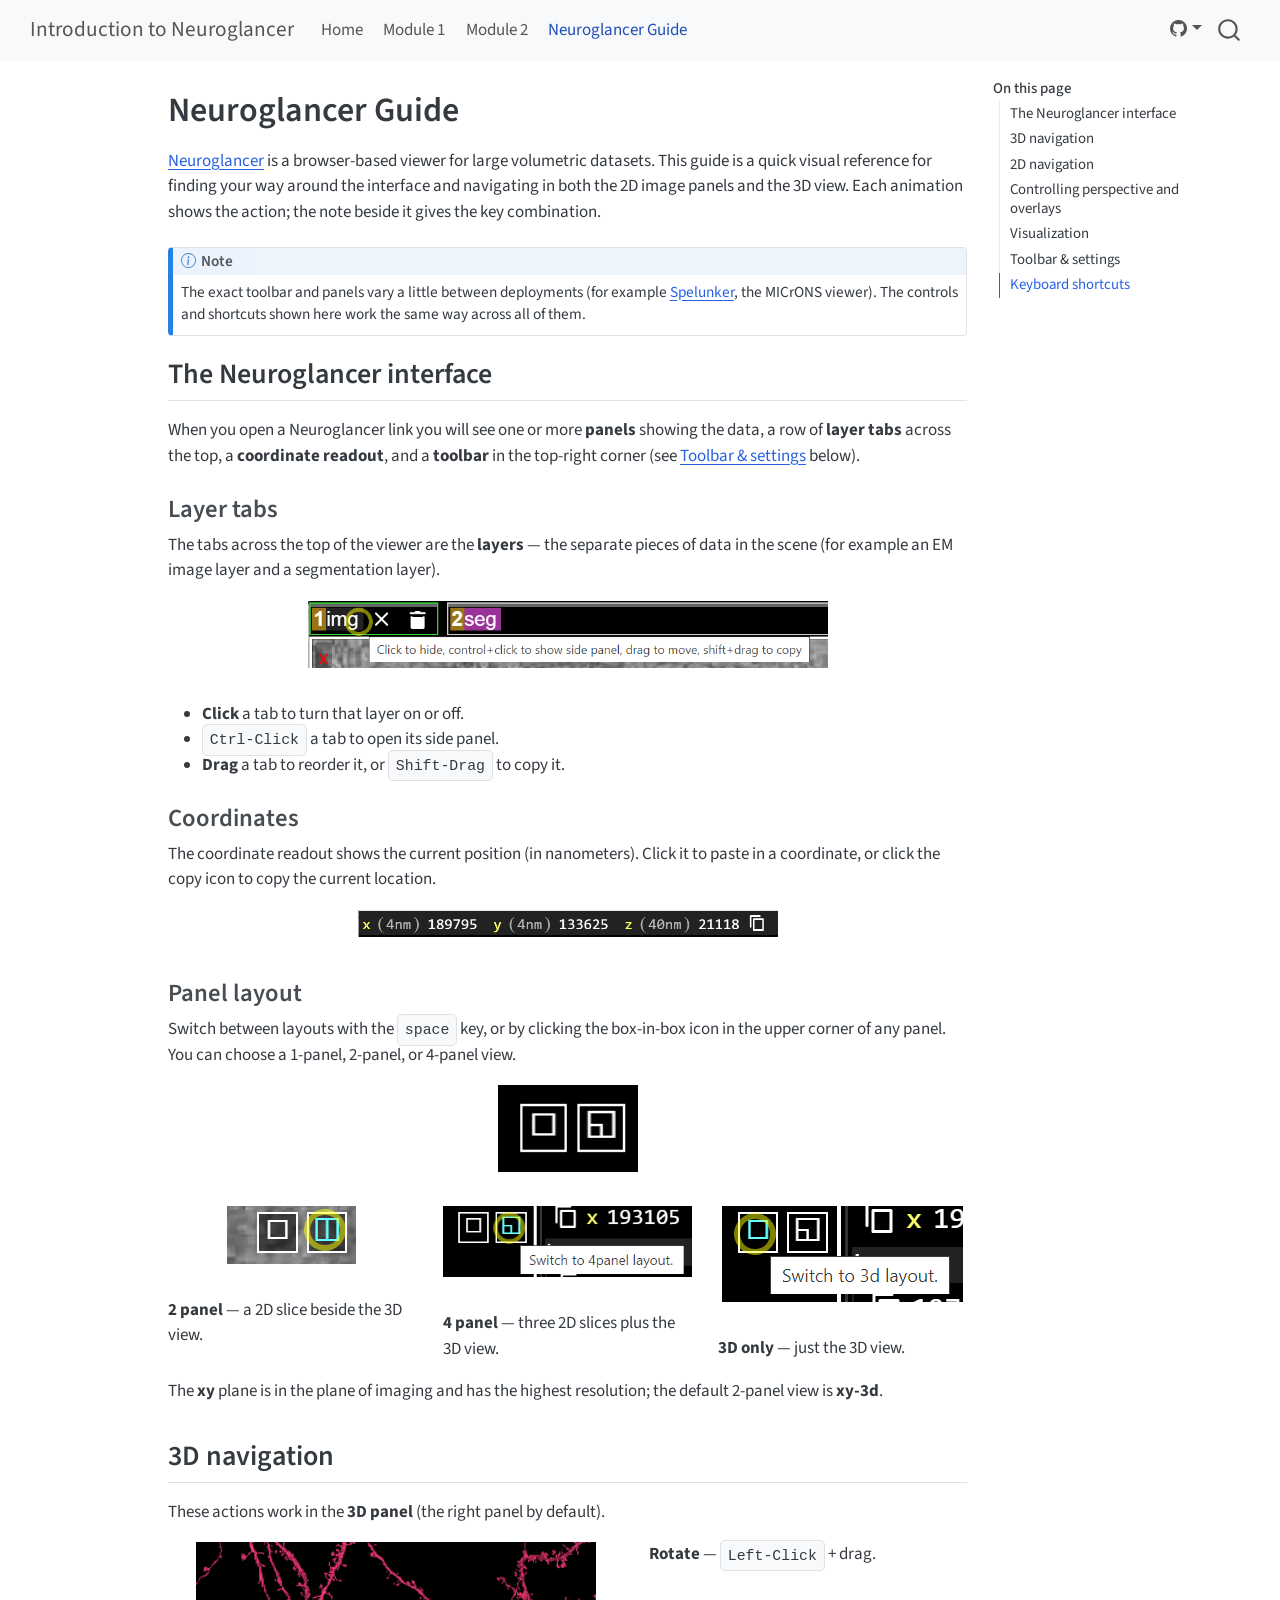
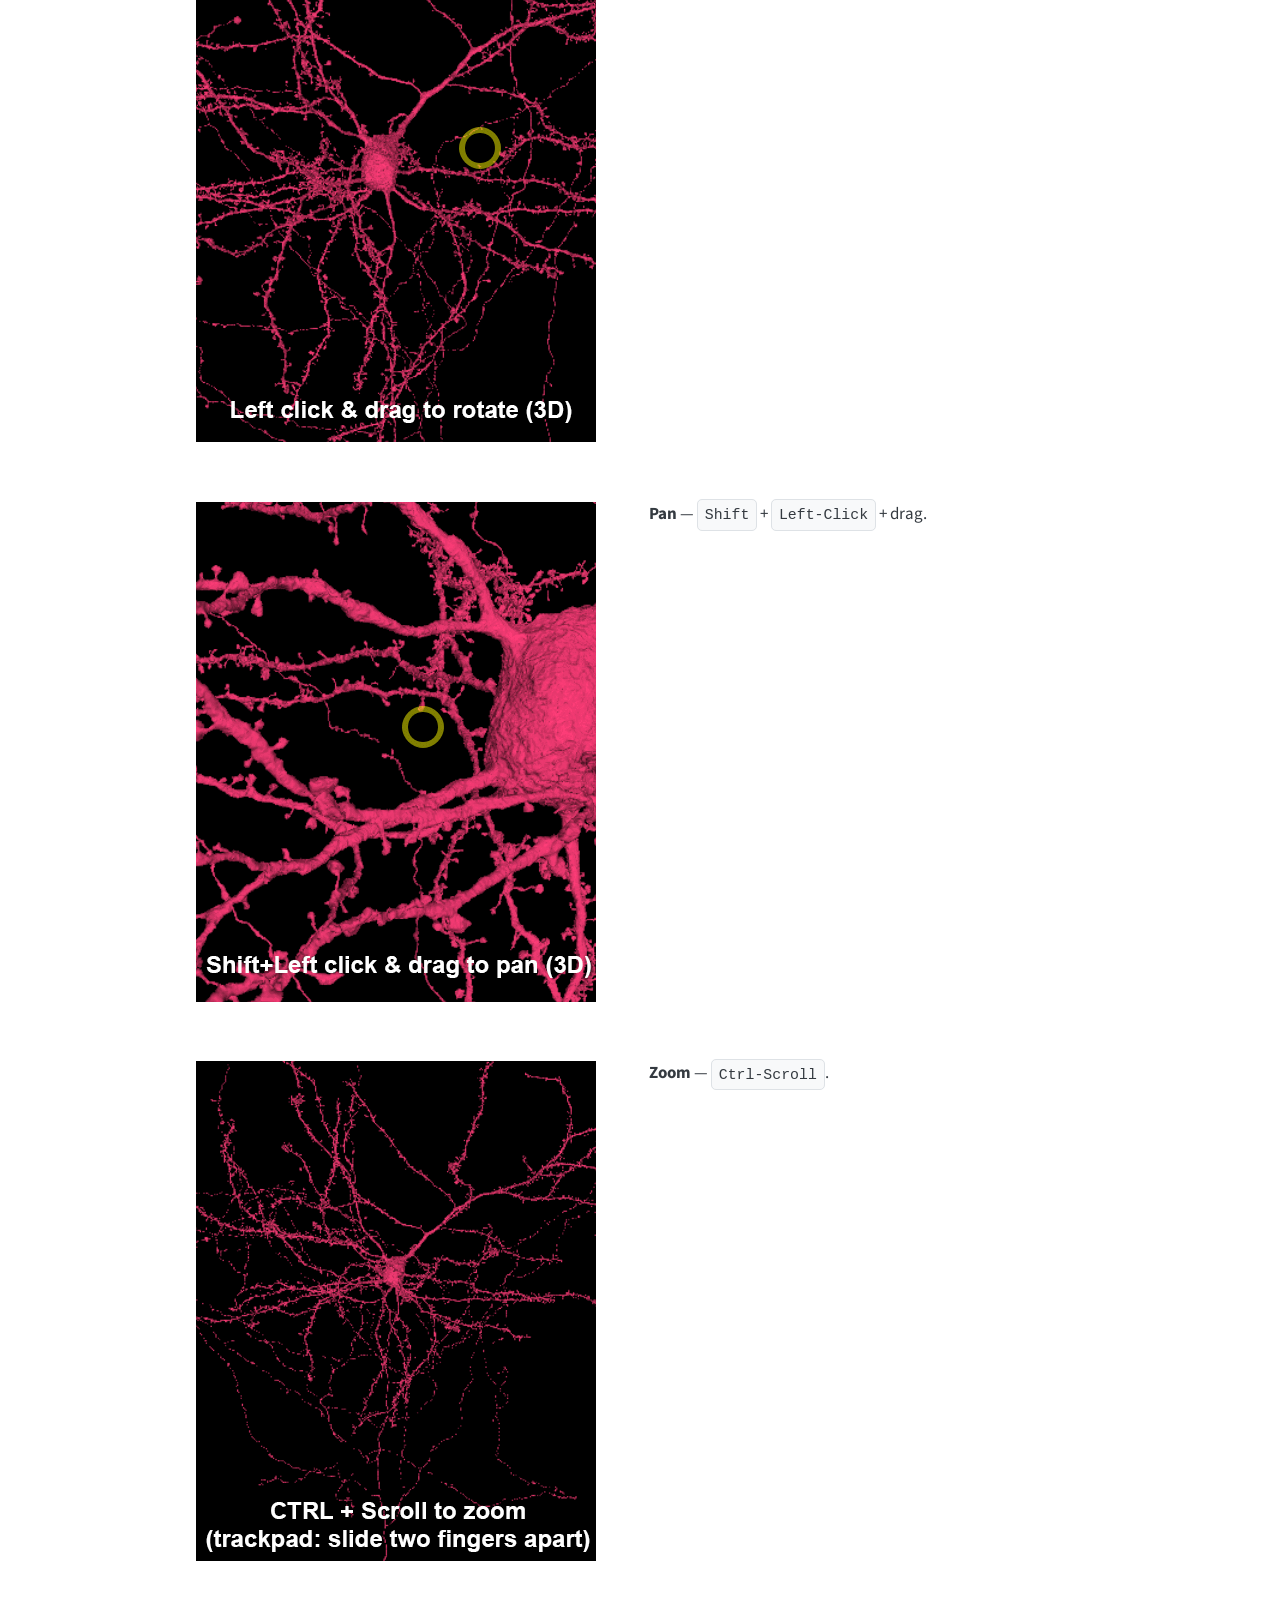
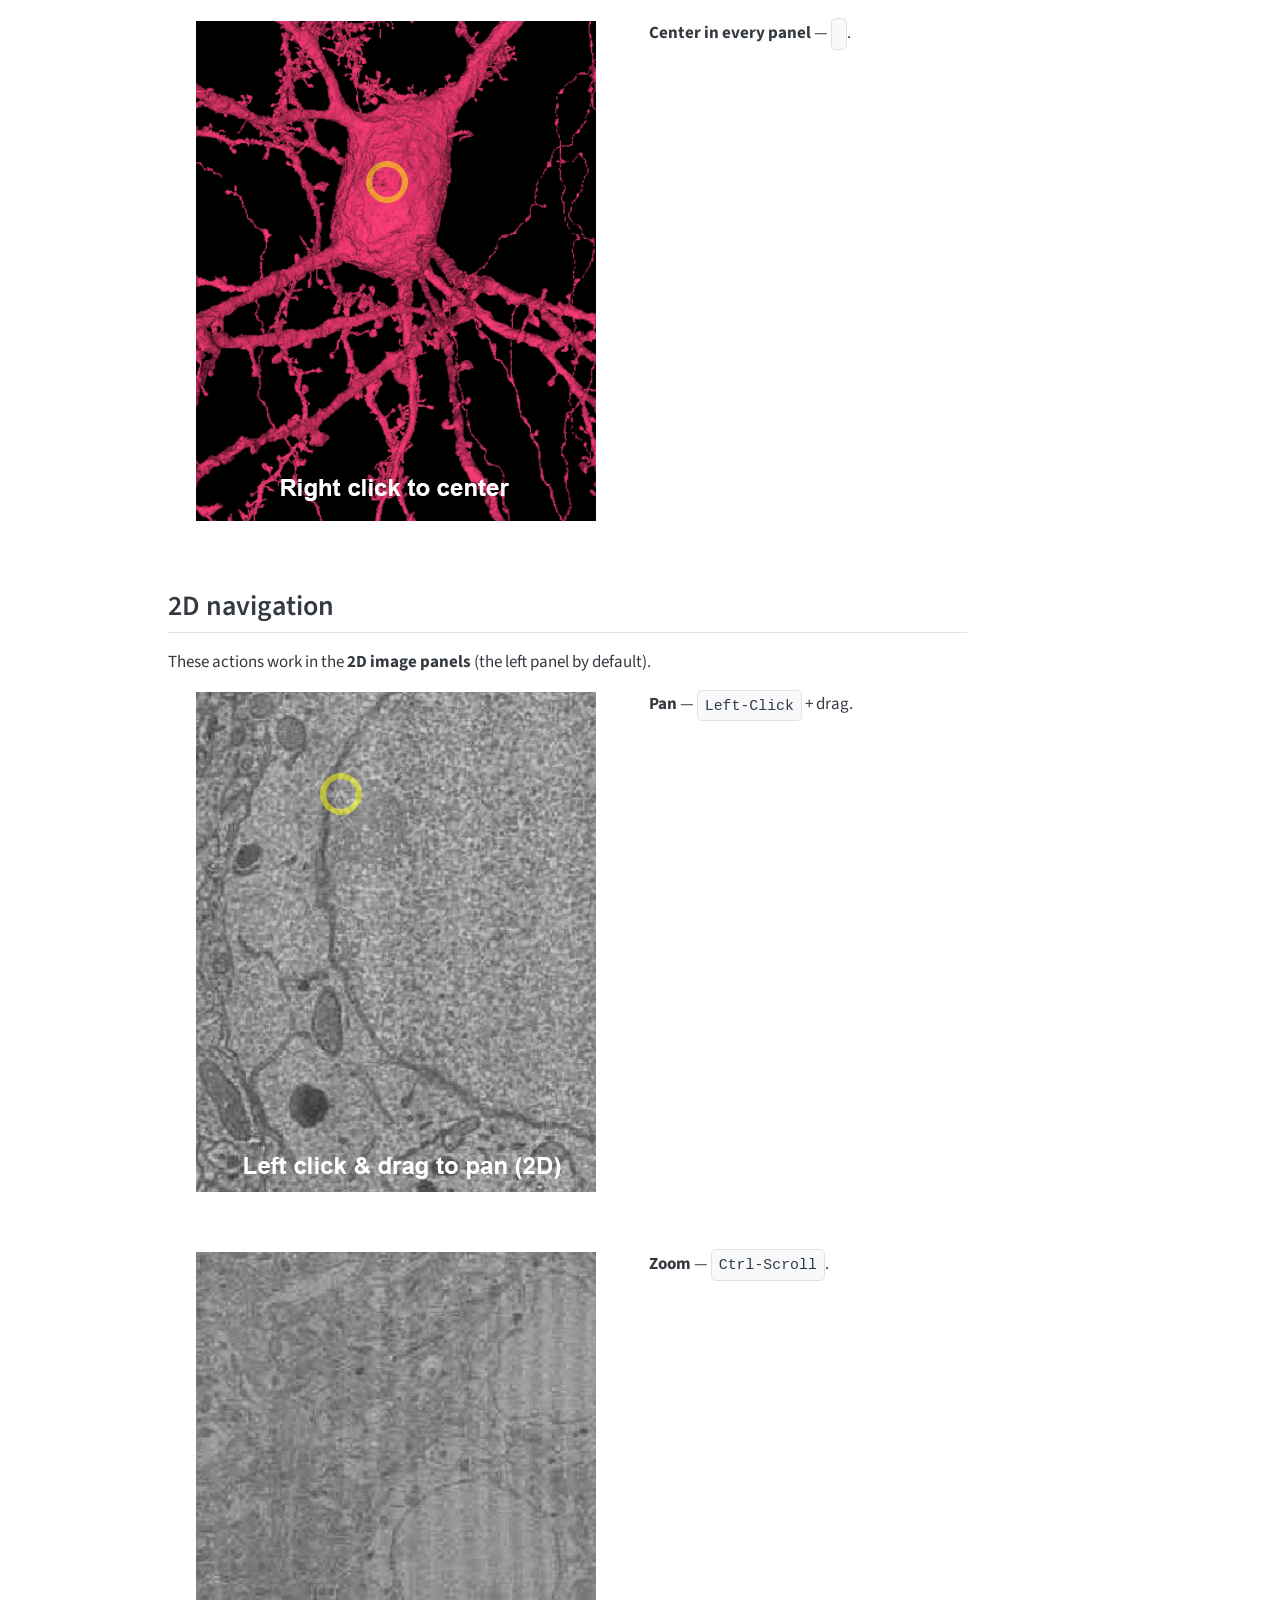
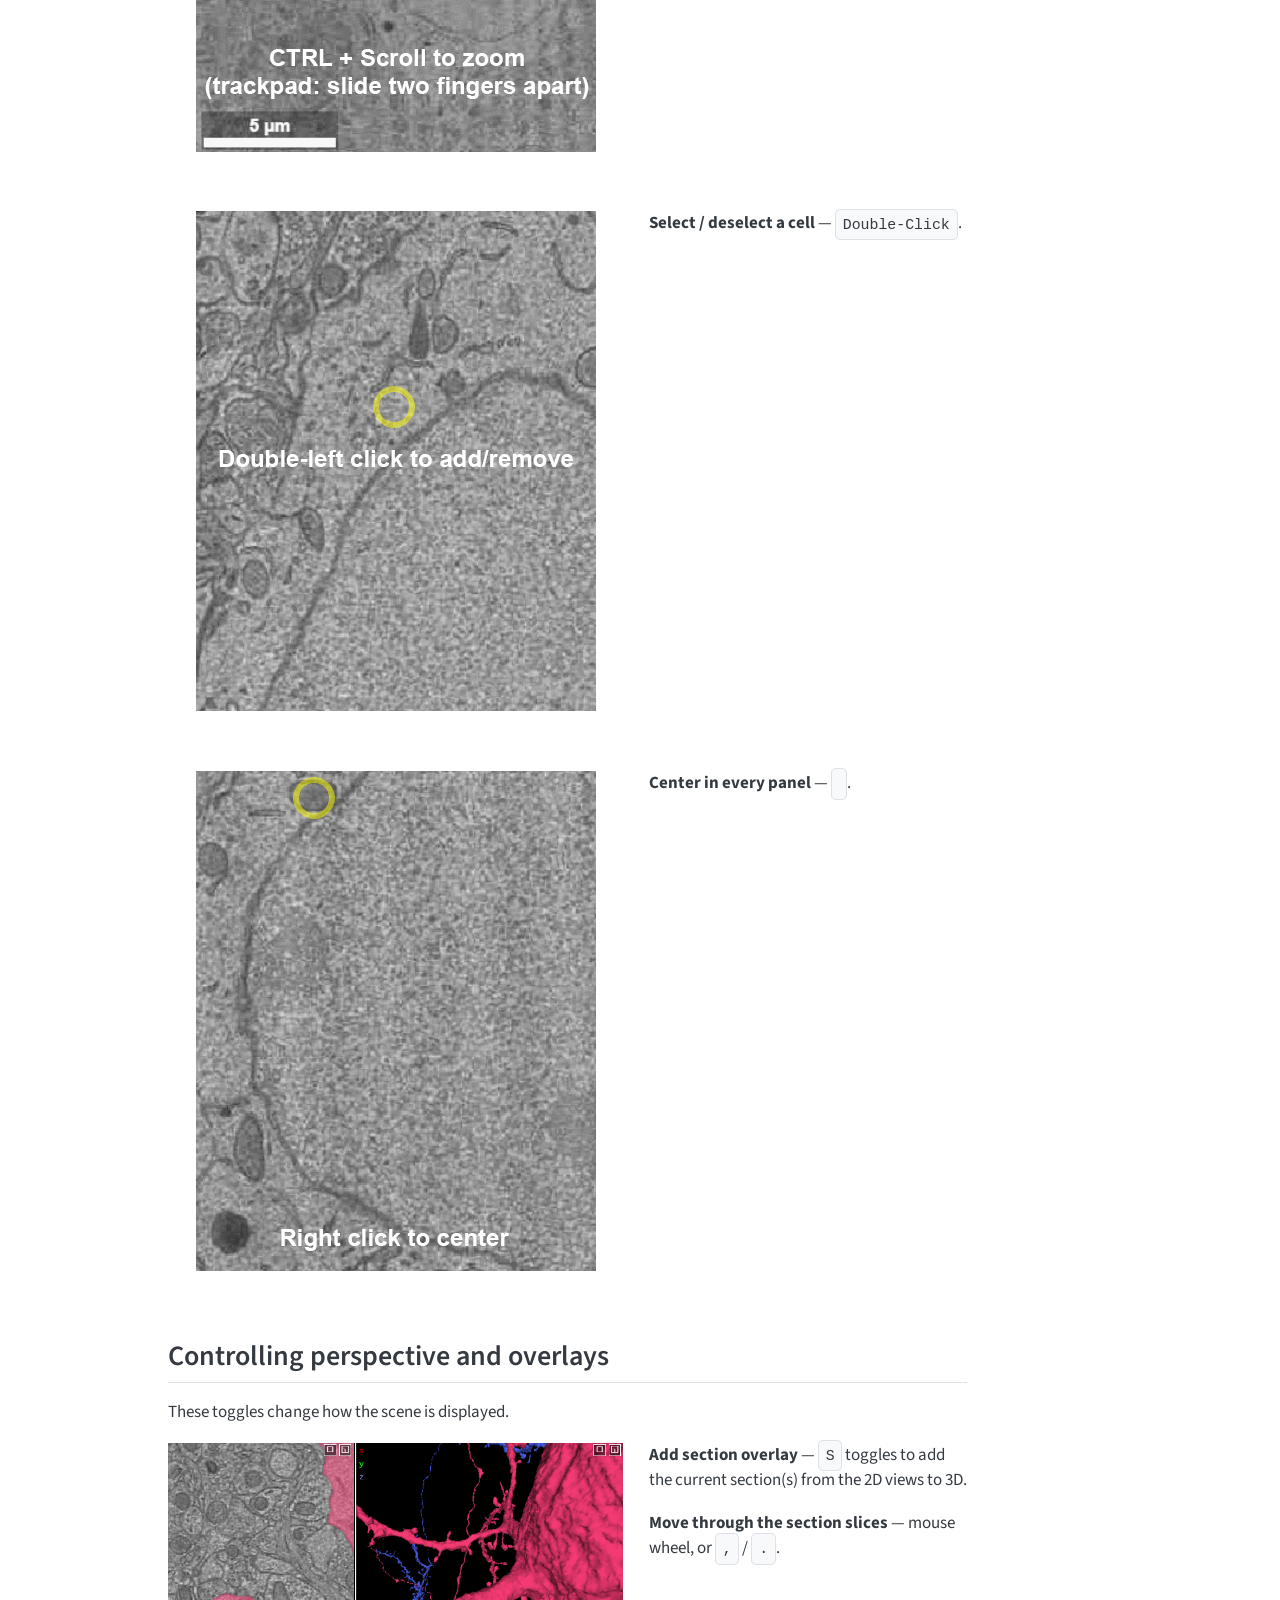
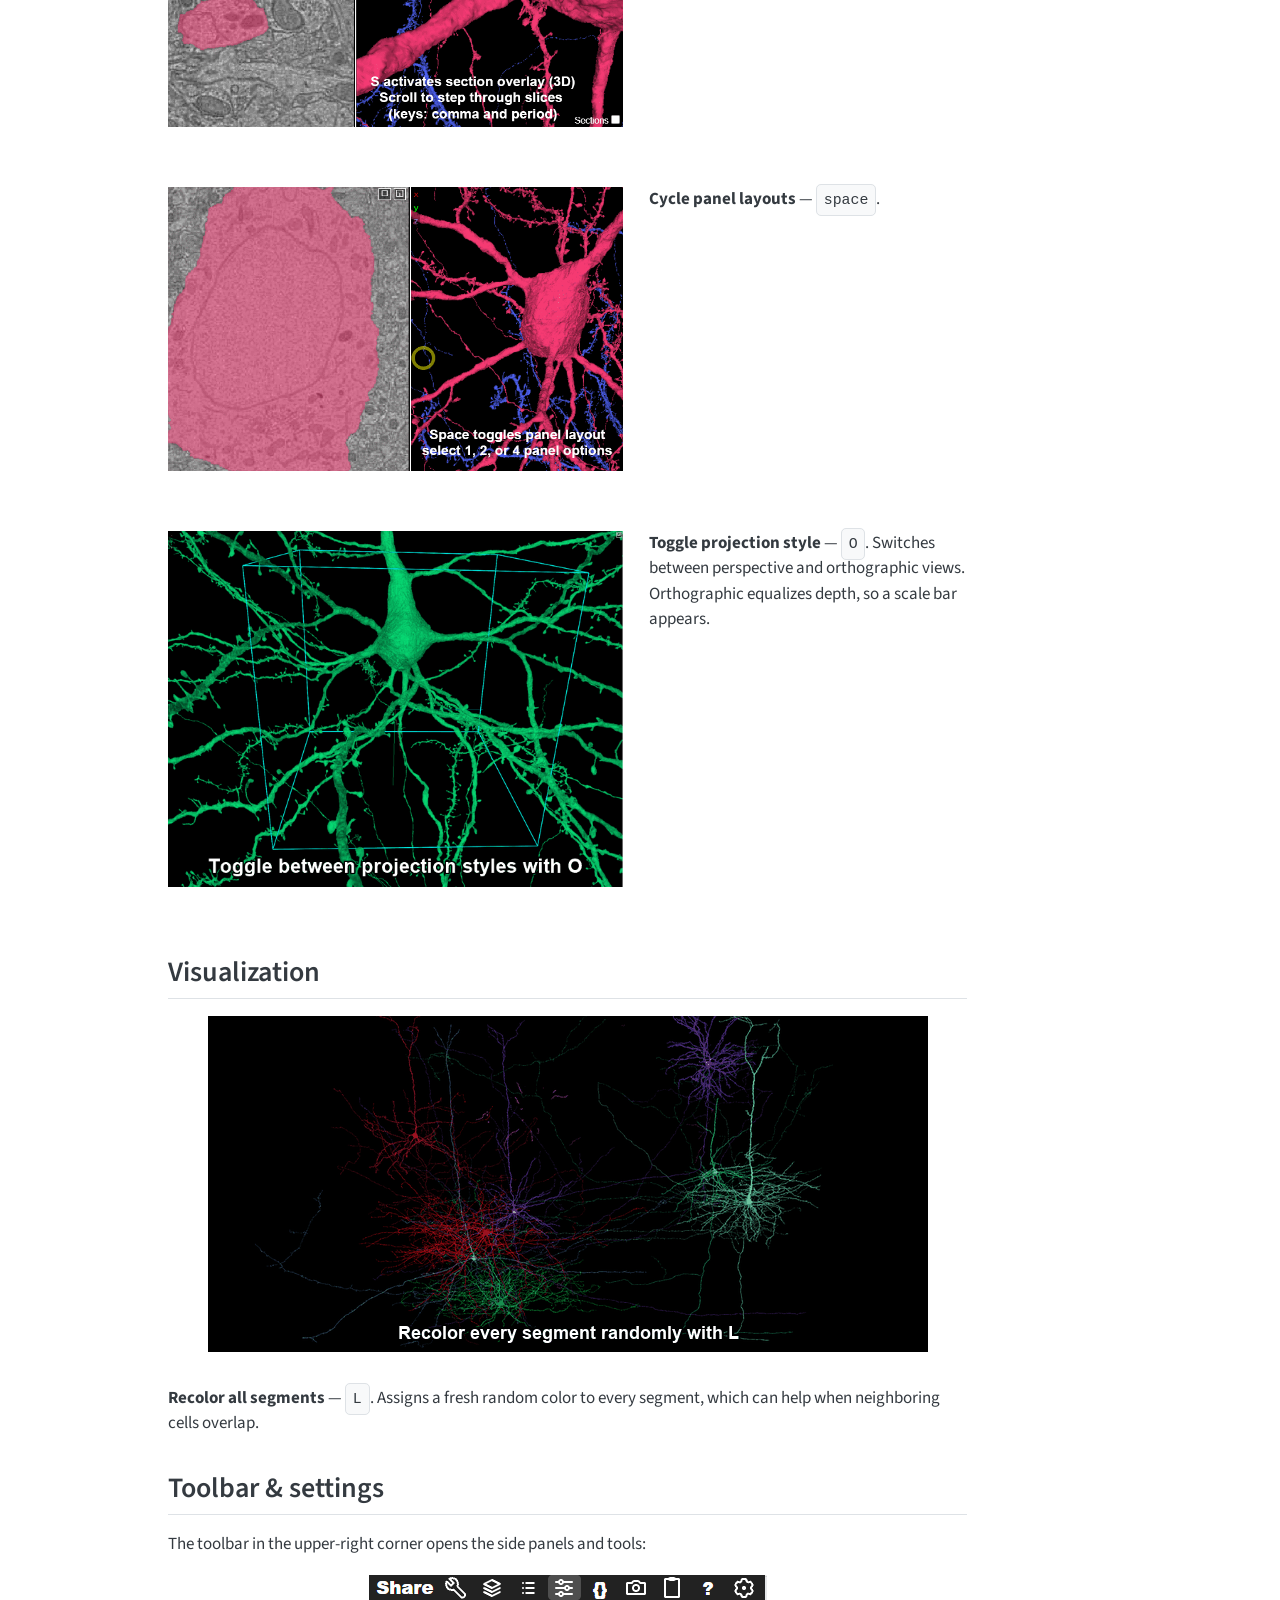
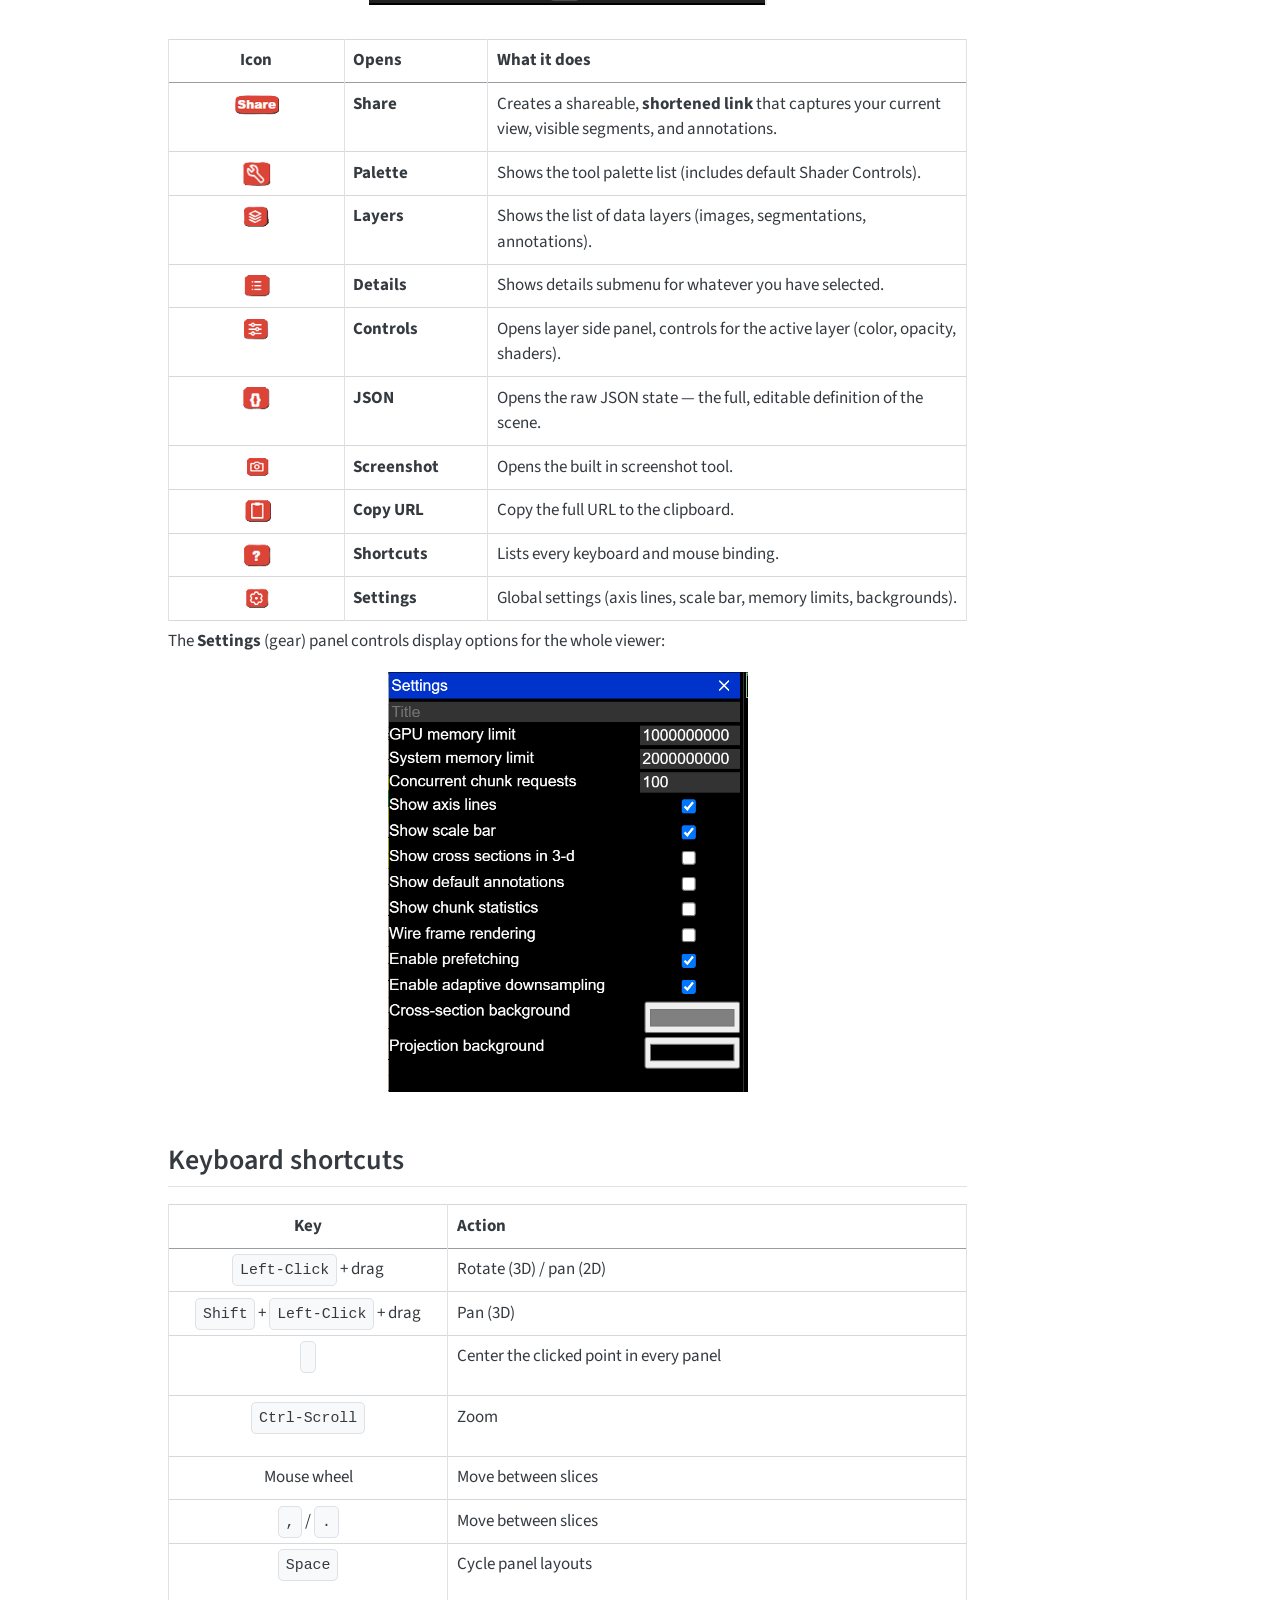
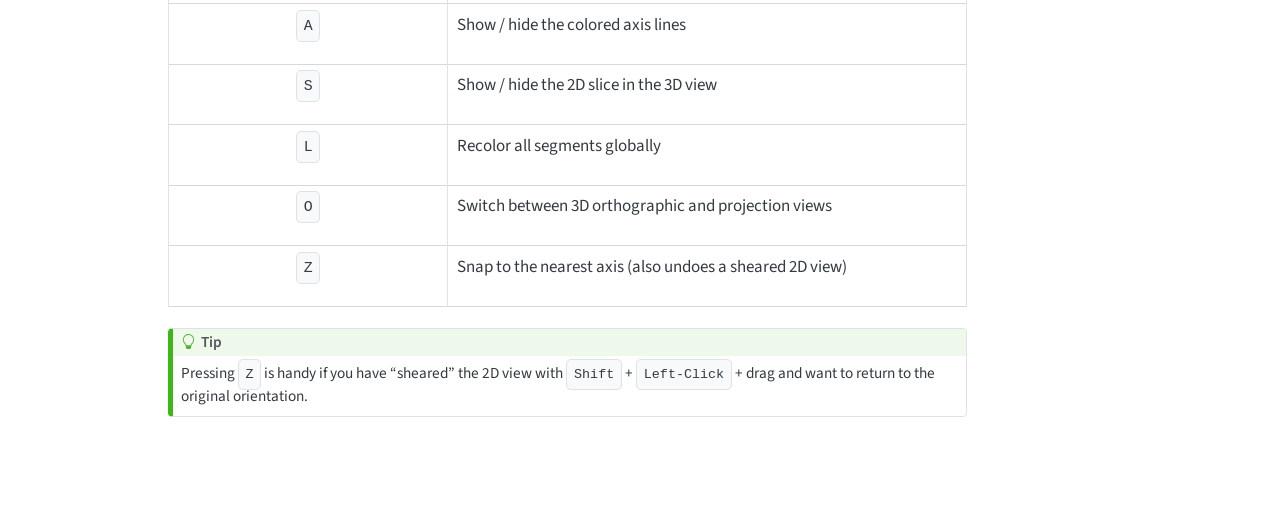
<file: neuroglancer-guide/neuroglancer-guide.html>
<!DOCTYPE html>
<html xmlns="http://www.w3.org/1999/xhtml" lang="en" xml:lang="en"><head>

<meta charset="utf-8">
<meta name="generator" content="quarto-1.10.18">

<meta name="viewport" content="width=device-width, initial-scale=1.0, user-scalable=yes">


<title>Neuroglancer Guide – Introduction to Neuroglancer</title>
<style>
/* Default styles provided by pandoc.
** See https://pandoc.org/MANUAL.html#variables-for-html for config info.
*/
span.smallcaps{font-variant: small-caps;}
div.columns{display: flex; gap: 1.5em;}
div.column{flex: auto;}
@media screen {
div.columns{gap: min(4vw, 1.5em);}
div.column{overflow-x: auto;}
}
div.hanging-indent{margin-left: 1.5em; text-indent: -1.5em;}
ul.task-list{list-style: none;}
ul.task-list li input[type="checkbox"] {
  width: 0.8em;
  margin: 0 0.8em 0.2em -1em; /* quarto-specific, see https://github.com/quarto-dev/quarto-cli/issues/4556 */ 
  vertical-align: middle;
}
</style>


<script src="../site_libs/quarto-nav/quarto-nav.js"></script>
<script src="../site_libs/quarto-nav/headroom.min.js"></script>
<script src="../site_libs/clipboard/clipboard.min.js"></script>
<script src="../site_libs/quarto-search/autocomplete.umd.js"></script>
<script src="../site_libs/quarto-search/fuse.min.js"></script>
<script src="../site_libs/quarto-search/quarto-search.js"></script>
<meta name="quarto:offset" content="../">
<script src="../site_libs/quarto-html/quarto.js" type="module"></script>
<script src="../site_libs/quarto-html/tabsets/tabsets.js" type="module"></script>
<script src="../site_libs/quarto-html/popper.min.js"></script>
<script src="../site_libs/quarto-html/tippy.umd.min.js"></script>
<script src="../site_libs/quarto-html/anchor.min.js"></script>
<link href="../site_libs/quarto-html/tippy.css" rel="stylesheet">
<link href="../site_libs/quarto-html/quarto-syntax-highlighting-64a204ab8560d761af7679ceaba22944.css" rel="stylesheet" id="quarto-text-highlighting-styles">
<script src="../site_libs/bootstrap/bootstrap.min.js"></script>
<link href="../site_libs/bootstrap/bootstrap-icons.css" rel="stylesheet">
<link href="../site_libs/bootstrap/bootstrap-172ba59bd5e0b52282274ba0c0cc16fc.min.css" rel="stylesheet" append-hash="true" id="quarto-bootstrap" data-mode="light">
<script src="../site_libs/quarto-contrib/kbd/kbd.js"></script>
<link href="../site_libs/quarto-contrib/kbd/kbd.css" rel="stylesheet">
<script id="quarto-search-options" type="application/json">{
  "location": "navbar",
  "copy-button": false,
  "collapse-after": 3,
  "panel-placement": "end",
  "type": "overlay",
  "limit": 50,
  "keyboard-shortcut": [
    "f",
    "/",
    "s"
  ],
  "show-item-context": false,
  "language": {
    "search-no-results-text": "No results",
    "search-matching-documents-text": "matching documents",
    "search-copy-link-title": "Copy link to search",
    "search-hide-matches-text": "Hide additional matches",
    "search-more-match-text": "more match in this document",
    "search-more-matches-text": "more matches in this document",
    "search-clear-button-title": "Clear",
    "search-text-placeholder": "",
    "search-detached-cancel-button-title": "Cancel",
    "search-submit-button-title": "Submit",
    "search-label": "Search"
  }
}</script>


<link rel="stylesheet" href="../styles.css">
</head>

<body class="nav-fixed quarto-light">

<div id="quarto-search-results"></div>
  <header id="quarto-header" class="headroom fixed-top">
    <nav class="navbar navbar-expand-lg " data-bs-theme="dark">
      <div class="navbar-container container-fluid">
      <div class="navbar-brand-container mx-auto">
    <a class="navbar-brand" href="../index.html">
    <span class="navbar-title">Introduction to Neuroglancer</span>
    </a>
  </div>
            <div id="quarto-search" class="" title="Search"></div>
          <button class="navbar-toggler" type="button" data-bs-toggle="collapse" data-bs-target="#navbarCollapse" aria-controls="navbarCollapse" role="menu" aria-expanded="false" aria-label="Toggle navigation" onclick="if (window.quartoToggleHeadroom) { window.quartoToggleHeadroom(); }">
  <span class="navbar-toggler-icon"></span>
</button>
          <div class="collapse navbar-collapse" id="navbarCollapse">
            <ul class="navbar-nav navbar-nav-scroll me-auto">
  <li class="nav-item">
    <a class="nav-link" href="../index.html"> 
<span class="menu-text">Home</span></a>
  </li>  
  <li class="nav-item">
    <a class="nav-link" href="../module-1.html"> 
<span class="menu-text">Module 1</span></a>
  </li>  
  <li class="nav-item">
    <a class="nav-link" href="../module-2.html"> 
<span class="menu-text">Module 2</span></a>
  </li>  
  <li class="nav-item">
    <a class="nav-link active" href="../neuroglancer-guide/neuroglancer-guide.html" aria-current="page"> 
<span class="menu-text">Neuroglancer Guide</span></a>
  </li>  
</ul>
          </div> <!-- /navcollapse -->
            <div class="quarto-navbar-tools">
    <div class="dropdown">
      <a href="" title="" id="quarto-navigation-tool-dropdown-0" class="quarto-navigation-tool dropdown-toggle px-1" data-bs-toggle="dropdown" aria-expanded="false" role="link" aria-label=""><i class="bi bi-github"></i></a>
      <ul class="dropdown-menu" aria-labelledby="quarto-navigation-tool-dropdown-0">
          <li>
            <a class="dropdown-item quarto-navbar-tools-item" href="https://github.com/AllenInstitute/Introduction_to_Neuroglancer">
            Source Code
            </a>
          </li>
          <li>
            <a class="dropdown-item quarto-navbar-tools-item" href="https://github.com/AllenInstitute/Introduction_to_Neuroglancer/issues">
            Report a Bug
            </a>
          </li>
      </ul>
    </div>
</div>
      </div> <!-- /container-fluid -->
    </nav>
</header>
<!-- content -->
<div id="quarto-content" class="quarto-container page-columns page-rows-contents page-layout-article page-navbar">
<!-- sidebar -->
<!-- margin-sidebar -->
    <div id="quarto-margin-sidebar" class="sidebar margin-sidebar">
        <nav id="TOC" role="doc-toc" class="toc-active">
    <h2 id="toc-title">On this page</h2>
   
  <ul class="collapse">
  <li><a href="#the-neuroglancer-interface" id="toc-the-neuroglancer-interface" class="nav-link active" data-scroll-target="#the-neuroglancer-interface">The Neuroglancer interface</a></li>
  <li><a href="#d-navigation" id="toc-d-navigation" class="nav-link" data-scroll-target="#d-navigation">3D navigation</a></li>
  <li><a href="#d-navigation-1" id="toc-d-navigation-1" class="nav-link" data-scroll-target="#d-navigation-1">2D navigation</a></li>
  <li><a href="#controlling-perspective-and-overlays" id="toc-controlling-perspective-and-overlays" class="nav-link" data-scroll-target="#controlling-perspective-and-overlays">Controlling perspective and overlays</a></li>
  <li><a href="#visualization" id="toc-visualization" class="nav-link" data-scroll-target="#visualization">Visualization</a></li>
  <li><a href="#toolbar-settings" id="toc-toolbar-settings" class="nav-link" data-scroll-target="#toolbar-settings">Toolbar &amp; settings</a></li>
  <li><a href="#keyboard-shortcuts" id="toc-keyboard-shortcuts" class="nav-link" data-scroll-target="#keyboard-shortcuts">Keyboard shortcuts</a></li>
  </ul>
</nav>
    </div>
<!-- main -->
<main class="content" id="quarto-document-content">

<header id="title-block-header" class="quarto-title-block default">
<div class="quarto-title">
<h1 class="title">Neuroglancer Guide</h1>
</div>



<div class="quarto-title-meta">

    
  
    
  </div>
  


</header>


<!--
========================================================================
Neuroglancer Guide  —  reusable tutorial page
========================================================================
This page is self-contained and designed to be copied into other tutorial
repositories. To reuse it:

  1. Copy this whole folder (neuroglancer-guide/) into the other project's
     docs/ directory. It carries its own images in media/.
  2. Add one line to that project's _quarto.yml navbar, e.g.:
         - href: neuroglancer-guide/neuroglancer-guide.qmd
           text: Neuroglancer Guide

It uses only Quarto's built-in grid + kbd shortcode, so it needs no custom
CSS and no project-specific extensions. The navigation animations have the
instruction labelled directly on the gif; the note beside each one is a short
caption with the key combination.
========================================================================
-->
<p><a href="https://github.com/google/neuroglancer">Neuroglancer</a> is a browser-based viewer for large volumetric datasets. This guide is a quick visual reference for finding your way around the interface and navigating in both the 2D image panels and the 3D view. Each animation shows the action; the note beside it gives the key combination.</p>
<div class="callout callout-style-default callout-note callout-titled">
<div class="callout-header d-flex align-content-center">
<div class="callout-icon-container">
<i class="callout-icon"></i>
</div>
<div class="callout-title-container flex-fill">
Note
</div>
</div>
<div class="callout-body-container callout-body">
<p>The exact toolbar and panels vary a little between deployments (for example <a href="https://spelunker.cave-explorer.org/">Spelunker</a>, the MICrONS viewer). The controls and shortcuts shown here work the same way across all of them.</p>
</div>
</div>
<section id="the-neuroglancer-interface" class="level2">
<h2 class="anchored" data-anchor-id="the-neuroglancer-interface">The Neuroglancer interface</h2>
<p>When you open a Neuroglancer link you will see one or more <strong>panels</strong> showing the data, a row of <strong>layer tabs</strong> across the top, a <strong>coordinate readout</strong>, and a <strong>toolbar</strong> in the top-right corner (see <a href="#toolbar-settings">Toolbar &amp; settings</a> below).</p>
<section id="layer-tabs" class="level3">
<h3 class="anchored" data-anchor-id="layer-tabs">Layer tabs</h3>
<p>The tabs across the top of the viewer are the <strong>layers</strong> — the separate pieces of data in the scene (for example an EM image layer and a segmentation layer).</p>
<div class="quarto-figure quarto-figure-center">
<figure class="figure">
<p><img src="media/select_layer_tab.png" class="img-fluid quarto-figure quarto-figure-center figure-img" alt="A layer tab showing the tooltip: click to hide, control+click to show side panel, drag to move, shift+drag to copy." width="520"></p>
</figure>
</div>
<ul>
<li><strong>Click</strong> a tab to turn that layer on or off.</li>
<li><kbd title="Ctrl-Click" aria-hidden="true">Ctrl-Click</kbd><span class="visually-hidden">Ctrl-Click</span> a tab to open its side panel.</li>
<li><strong>Drag</strong> a tab to reorder it, or <kbd title="Shift-Drag" aria-hidden="true">Shift-Drag</kbd><span class="visually-hidden">Shift-Drag</span> to copy it.</li>
</ul>
</section>
<section id="coordinates" class="level3">
<h3 class="anchored" data-anchor-id="coordinates">Coordinates</h3>
<p>The coordinate readout shows the current position (in nanometers). Click it to paste in a coordinate, or click the copy icon to copy the current location.</p>
<div class="quarto-figure quarto-figure-center">
<figure class="figure">
<p><img src="media/coordinates_icon_0.png" class="img-fluid quarto-figure quarto-figure-center figure-img" alt="The coordinate readout showing x, y, and z positions with a copy button." width="420"></p>
</figure>
</div>
</section>
<section id="panel-layout" class="level3">
<h3 class="anchored" data-anchor-id="panel-layout">Panel layout</h3>
<p>Switch between layouts with the <kbd title="space" aria-hidden="true">space</kbd><span class="visually-hidden">space</span> key, or by clicking the box-in-box icon in the upper corner of any panel. You can choose a 1-panel, 2-panel, or 4-panel view.</p>
<div class="quarto-figure quarto-figure-center">
<figure class="figure">
<p><img src="media/select_layout_boxes.png" class="img-fluid quarto-figure quarto-figure-center figure-img" alt="The box-in-box layout toggle icons." width="140"></p>
</figure>
</div>
<div class="grid">
<div class="g-col-12 g-col-sm-4">
<div class="quarto-figure quarto-figure-center">
<figure class="figure">
<p><img src="media/select_layout_2panel.png" class="img-fluid quarto-figure quarto-figure-center figure-img" alt="Two-panel layout."></p>
</figure>
</div>
<p><strong>2 panel</strong> — a 2D slice beside the 3D view.</p>
</div>
<div class="g-col-12 g-col-sm-4">
<div class="quarto-figure quarto-figure-center">
<figure class="figure">
<p><img src="media/select_layout_4panel.png" class="img-fluid quarto-figure quarto-figure-center figure-img" alt="Four-panel layout."></p>
</figure>
</div>
<p><strong>4 panel</strong> — three 2D slices plus the 3D view.</p>
</div>
<div class="g-col-12 g-col-sm-4">
<div class="quarto-figure quarto-figure-center">
<figure class="figure">
<p><img src="media/select_layout_3d.png" class="img-fluid quarto-figure quarto-figure-center figure-img" alt="Single 3D panel layout."></p>
</figure>
</div>
<p><strong>3D only</strong> — just the 3D view.</p>
</div>
</div>
<p>The <strong>xy</strong> plane is in the plane of imaging and has the highest resolution; the default 2-panel view is <strong>xy-3d</strong>.</p>
</section>
</section>
<section id="d-navigation" class="level2">
<h2 class="anchored" data-anchor-id="d-navigation">3D navigation</h2>
<p>These actions work in the <strong>3D panel</strong> (the right panel by default).</p>
<div class="grid mb-4">
<div class="g-col-12 g-col-md-7">
<div class="quarto-figure quarto-figure-center">
<figure class="figure">
<p><img src="media/text_3d_left_click_drag.gif" class="img-fluid quarto-figure quarto-figure-center figure-img" alt="Left click and drag rotates the 3D view around the centered point."></p>
</figure>
</div>
</div>
<div class="g-col-12 g-col-md-5">
<p><strong>Rotate</strong> — <kbd title="Left-Click" aria-hidden="true">Left-Click</kbd><span class="visually-hidden">Left-Click</span> + drag.</p>
</div>
</div>
<div class="grid mb-4">
<div class="g-col-12 g-col-md-7">
<div class="quarto-figure quarto-figure-center">
<figure class="figure">
<p><img src="media/text_3d_shift_click_pan.gif" class="img-fluid quarto-figure quarto-figure-center figure-img" alt="Shift plus left click and drag pans the 3D view."></p>
</figure>
</div>
</div>
<div class="g-col-12 g-col-md-5">
<p><strong>Pan</strong> — <kbd title="Shift" aria-hidden="true">Shift</kbd><span class="visually-hidden">Shift</span> + <kbd title="Left-Click" aria-hidden="true">Left-Click</kbd><span class="visually-hidden">Left-Click</span> + drag.</p>
</div>
</div>
<div class="grid mb-4">
<div class="g-col-12 g-col-md-7">
<div class="quarto-figure quarto-figure-center">
<figure class="figure">
<p><img src="media/text_3d_scroll_zoom.gif" class="img-fluid quarto-figure quarto-figure-center figure-img" alt="Hovering over the 3D panel and Ctrl plus scroll zooms."></p>
</figure>
</div>
</div>
<div class="g-col-12 g-col-md-5">
<p><strong>Zoom</strong> — <kbd title="Ctrl-Scroll" aria-hidden="true">Ctrl-Scroll</kbd><span class="visually-hidden">Ctrl-Scroll</span>.</p>
</div>
</div>
<div class="grid mb-4">
<div class="g-col-12 g-col-md-7">
<div class="quarto-figure quarto-figure-center">
<figure class="figure">
<p><img src="media/text_3d_right_click_jump.gif" class="img-fluid quarto-figure quarto-figure-center figure-img" alt="Right clicking an object centers it in every panel."></p>
</figure>
</div>
</div>
<div class="g-col-12 g-col-md-5">
<p><strong>Center in every panel</strong> — <kbd title="mac: Two-finger Click, windows: Right-Click" aria-hidden="true" data-mac="Two-finger Click" data-windows="Right-Click"></kbd><span class="visually-hidden"></span>.</p>
</div>
</div>
</section>
<section id="d-navigation-1" class="level2">
<h2 class="anchored" data-anchor-id="d-navigation-1">2D navigation</h2>
<p>These actions work in the <strong>2D image panels</strong> (the left panel by default).</p>
<div class="grid mb-4">
<div class="g-col-12 g-col-md-7">
<div class="quarto-figure quarto-figure-center">
<figure class="figure">
<p><img src="media/text_2d_left_click_pan.gif" class="img-fluid quarto-figure quarto-figure-center figure-img" alt="Click and drag pans the 2D EM image."></p>
</figure>
</div>
</div>
<div class="g-col-12 g-col-md-5">
<p><strong>Pan</strong> — <kbd title="Left-Click" aria-hidden="true">Left-Click</kbd><span class="visually-hidden">Left-Click</span> + drag.</p>
</div>
</div>
<div class="grid mb-4">
<div class="g-col-12 g-col-md-7">
<div class="quarto-figure quarto-figure-center">
<figure class="figure">
<p><img src="media/text_2d_scroll_zoom_1.gif" class="img-fluid quarto-figure quarto-figure-center figure-img" alt="Hovering over the image panel and Ctrl plus scroll zooms."></p>
</figure>
</div>
</div>
<div class="g-col-12 g-col-md-5">
<p><strong>Zoom</strong> — <kbd title="Ctrl-Scroll" aria-hidden="true">Ctrl-Scroll</kbd><span class="visually-hidden">Ctrl-Scroll</span>.</p>
</div>
</div>
<div class="grid mb-4">
<div class="g-col-12 g-col-md-7">
<div class="quarto-figure quarto-figure-center">
<figure class="figure">
<p><img src="media/text_2d_select_deselect.gif" class="img-fluid quarto-figure quarto-figure-center figure-img" alt="Double clicking a cell selects it; double clicking again deselects it."></p>
</figure>
</div>
</div>
<div class="g-col-12 g-col-md-5">
<p><strong>Select / deselect a cell</strong> — <kbd title="Double-Click" aria-hidden="true">Double-Click</kbd><span class="visually-hidden">Double-Click</span>.</p>
</div>
</div>
<div class="grid mb-4">
<div class="g-col-12 g-col-md-7">
<div class="quarto-figure quarto-figure-center">
<figure class="figure">
<p><img src="media/text_2d_right_click_jump.gif" class="img-fluid quarto-figure quarto-figure-center figure-img" alt="Right clicking centers the clicked point in every panel."></p>
</figure>
</div>
</div>
<div class="g-col-12 g-col-md-5">
<p><strong>Center in every panel</strong> — <kbd title="mac: Two-finger Click, windows: Right-Click" aria-hidden="true" data-mac="Two-finger Click" data-windows="Right-Click"></kbd><span class="visually-hidden"></span>.</p>
</div>
</div>
</section>
<section id="controlling-perspective-and-overlays" class="level2">
<h2 class="anchored" data-anchor-id="controlling-perspective-and-overlays">Controlling perspective and overlays</h2>
<p>These toggles change how the scene is displayed.</p>
<div class="grid mb-4">
<div class="g-col-12 g-col-md-7">
<div class="quarto-figure quarto-figure-center">
<figure class="figure">
<p><img src="media/text_2d_3d_slice_scroll.gif" class="img-fluid quarto-figure quarto-figure-center figure-img" alt="Scrolling over the image panel moves between slices of the volume."></p>
</figure>
</div>
</div>
<div class="g-col-12 g-col-md-5">
<p><strong>Add section overlay</strong> — <kbd title="S" aria-hidden="true">S</kbd><span class="visually-hidden">S</span> toggles to add the current section(s) from the 2D views to 3D.</p>
<p><strong>Move through the section slices</strong> — mouse wheel, or <kbd title="," aria-hidden="true">,</kbd><span class="visually-hidden">,</span> / <kbd title="." aria-hidden="true">.</kbd><span class="visually-hidden">.</span>.</p>
</div>
</div>
<div class="grid mb-4">
<div class="g-col-12 g-col-md-7">
<div class="quarto-figure quarto-figure-center">
<figure class="figure">
<p><img src="media/text_2d_3d_space_panel_layout.gif" class="img-fluid quarto-figure quarto-figure-center figure-img" alt="Pressing space cycles through the panel layouts."></p>
</figure>
</div>
</div>
<div class="g-col-12 g-col-md-5">
<p><strong>Cycle panel layouts</strong> — <kbd title="space" aria-hidden="true">space</kbd><span class="visually-hidden">space</span>.</p>
</div>
</div>
<div class="grid mb-4">
<div class="g-col-12 g-col-md-7">
<div class="quarto-figure quarto-figure-center">
<figure class="figure">
<p><img src="media/text_3d_ortho_projection.gif" class="img-fluid quarto-figure quarto-figure-center figure-img" alt="Pressing O toggles between perspective and orthographic projection; a scale bar appears in the orthographic view."></p>
</figure>
</div>
</div>
<div class="g-col-12 g-col-md-5">
<p><strong>Toggle projection style</strong> — <kbd title="O" aria-hidden="true">O</kbd><span class="visually-hidden">O</span>. Switches between perspective and orthographic views. Orthographic equalizes depth, so a scale bar appears.</p>
</div>
</div>
</section>
<section id="visualization" class="level2">
<h2 class="anchored" data-anchor-id="visualization">Visualization</h2>
<div class="quarto-figure quarto-figure-center">
<figure class="figure">
<p><img src="media/text_3d_recolor_segments.gif" class="img-fluid quarto-figure quarto-figure-center figure-img" alt="Pressing L assigns a fresh random color to every visible segment."></p>
</figure>
</div>
<p><strong>Recolor all segments</strong> — <kbd title="L" aria-hidden="true">L</kbd><span class="visually-hidden">L</span>. Assigns a fresh random color to every segment, which can help when neighboring cells overlap.</p>
</section>
<section id="toolbar-settings" class="level2">
<h2 class="anchored" data-anchor-id="toolbar-settings">Toolbar &amp; settings</h2>
<p>The toolbar in the upper-right corner opens the side panels and tools:</p>
<div class="quarto-figure quarto-figure-center">
<figure class="figure">
<p><img src="media/icons_full_tab.png" class="img-fluid quarto-figure quarto-figure-center figure-img" alt="The Neuroglancer top-right toolbar with Share, Layers, Selection, Controls, JSON, Help, and Settings icons."></p>
</figure>
</div>
<table class="table-bordered caption-top table">
<colgroup>
<col style="width: 22%">
<col style="width: 18%">
<col style="width: 60%">
</colgroup>
<thead>
<tr class="header">
<th style="text-align: center;">Icon</th>
<th style="text-align: left;">Opens</th>
<th style="text-align: left;">What it does</th>
</tr>
</thead>
<tbody>
<tr class="odd">
<td style="text-align: center;"><img src="media/icons_share.png" class="img-fluid" alt="Share" width="50"></td>
<td style="text-align: left;"><strong>Share</strong></td>
<td style="text-align: left;">Creates a shareable, <strong>shortened link</strong> that captures your current view, visible segments, and annotations.</td>
</tr>
<tr class="even">
<td style="text-align: center;"><img src="media/icons_palette.png" class="img-fluid" alt="Wrench" width="30"></td>
<td style="text-align: left;"><strong>Palette</strong></td>
<td style="text-align: left;">Shows the tool palette list (includes default Shader Controls).</td>
</tr>
<tr class="odd">
<td style="text-align: center;"><img src="media/icons_layers.png" class="img-fluid" alt="Layers" width="30"></td>
<td style="text-align: left;"><strong>Layers</strong></td>
<td style="text-align: left;">Shows the list of data layers (images, segmentations, annotations).</td>
</tr>
<tr class="even">
<td style="text-align: center;"><img src="media/icons_details.png" class="img-fluid" alt="Bullet List" width="30"></td>
<td style="text-align: left;"><strong>Details</strong></td>
<td style="text-align: left;">Shows details submenu for whatever you have selected.</td>
</tr>
<tr class="odd">
<td style="text-align: center;"><img src="media/icons_menu.png" class="img-fluid" alt="Sliders" width="30"></td>
<td style="text-align: left;"><strong>Controls</strong></td>
<td style="text-align: left;">Opens layer side panel, controls for the active layer (color, opacity, shaders).</td>
</tr>
<tr class="even">
<td style="text-align: center;"><img src="media/icons_json.png" class="img-fluid" alt="Curly brackets" width="30"></td>
<td style="text-align: left;"><strong>JSON</strong></td>
<td style="text-align: left;">Opens the raw JSON state — the full, editable definition of the scene.</td>
</tr>
<tr class="odd">
<td style="text-align: center;"><img src="media/icons_screenshot.png" class="img-fluid" alt="Camera" width="30"></td>
<td style="text-align: left;"><strong>Screenshot</strong></td>
<td style="text-align: left;">Opens the built in screenshot tool.</td>
</tr>
<tr class="even">
<td style="text-align: center;"><img src="media/icons_clipboard.png" class="img-fluid" alt="Clipboard" width="30"></td>
<td style="text-align: left;"><strong>Copy URL</strong></td>
<td style="text-align: left;">Copy the full URL to the clipboard.</td>
</tr>
<tr class="odd">
<td style="text-align: center;"><img src="media/icons_shortcuts.png" class="img-fluid" alt="Question Mark" width="30"></td>
<td style="text-align: left;"><strong>Shortcuts</strong></td>
<td style="text-align: left;">Lists every keyboard and mouse binding.</td>
</tr>
<tr class="even">
<td style="text-align: center;"><img src="media/icons_settings.png" class="img-fluid" alt="Gear" width="30"></td>
<td style="text-align: left;"><strong>Settings</strong></td>
<td style="text-align: left;">Global settings (axis lines, scale bar, memory limits, backgrounds).</td>
</tr>
</tbody>
</table>
<p>The <strong>Settings</strong> (gear) panel controls display options for the whole viewer:</p>
<div class="quarto-figure quarto-figure-center">
<figure class="figure">
<p><img src="media/controls_side_menu.png" class="img-fluid quarto-figure quarto-figure-center figure-img" alt="The Neuroglancer Settings side panel with options such as Show axis lines and Show scale bar." width="360"></p>
</figure>
</div>
</section>
<section id="keyboard-shortcuts" class="level2">
<h2 class="anchored" data-anchor-id="keyboard-shortcuts">Keyboard shortcuts</h2>
<table class="table-bordered caption-top table">
<colgroup>
<col style="width: 35%">
<col style="width: 65%">
</colgroup>
<thead>
<tr class="header">
<th style="text-align: center;">Key</th>
<th style="text-align: left;">Action</th>
</tr>
</thead>
<tbody>
<tr class="odd">
<td style="text-align: center;"><kbd title="Left-Click" aria-hidden="true">Left-Click</kbd><span class="visually-hidden">Left-Click</span> + drag</td>
<td style="text-align: left;">Rotate (3D) / pan (2D)</td>
</tr>
<tr class="even">
<td style="text-align: center;"><kbd title="Shift" aria-hidden="true">Shift</kbd><span class="visually-hidden">Shift</span> + <kbd title="Left-Click" aria-hidden="true">Left-Click</kbd><span class="visually-hidden">Left-Click</span> + drag</td>
<td style="text-align: left;">Pan (3D)</td>
</tr>
<tr class="odd">
<td style="text-align: center;"><p><kbd title="mac: Two-finger Click, windows: Right-Click" aria-hidden="true" data-mac="Two-finger Click" data-windows="Right-Click"></kbd><span class="visually-hidden"></span></p></td>
<td style="text-align: left;">Center the clicked point in every panel</td>
</tr>
<tr class="even">
<td style="text-align: center;"><p><kbd title="Ctrl-Scroll" aria-hidden="true">Ctrl-Scroll</kbd><span class="visually-hidden">Ctrl-Scroll</span></p></td>
<td style="text-align: left;">Zoom</td>
</tr>
<tr class="odd">
<td style="text-align: center;">Mouse wheel</td>
<td style="text-align: left;">Move between slices</td>
</tr>
<tr class="even">
<td style="text-align: center;"><kbd title="," aria-hidden="true">,</kbd><span class="visually-hidden">,</span> / <kbd title="." aria-hidden="true">.</kbd><span class="visually-hidden">.</span></td>
<td style="text-align: left;">Move between slices</td>
</tr>
<tr class="odd">
<td style="text-align: center;"><p><kbd title="Space" aria-hidden="true">Space</kbd><span class="visually-hidden">Space</span></p></td>
<td style="text-align: left;">Cycle panel layouts</td>
</tr>
<tr class="even">
<td style="text-align: center;"><p><kbd title="A" aria-hidden="true">A</kbd><span class="visually-hidden">A</span></p></td>
<td style="text-align: left;">Show / hide the colored axis lines</td>
</tr>
<tr class="odd">
<td style="text-align: center;"><p><kbd title="S" aria-hidden="true">S</kbd><span class="visually-hidden">S</span></p></td>
<td style="text-align: left;">Show / hide the 2D slice in the 3D view</td>
</tr>
<tr class="even">
<td style="text-align: center;"><p><kbd title="L" aria-hidden="true">L</kbd><span class="visually-hidden">L</span></p></td>
<td style="text-align: left;">Recolor all segments globally</td>
</tr>
<tr class="odd">
<td style="text-align: center;"><p><kbd title="O" aria-hidden="true">O</kbd><span class="visually-hidden">O</span></p></td>
<td style="text-align: left;">Switch between 3D orthographic and projection views</td>
</tr>
<tr class="even">
<td style="text-align: center;"><p><kbd title="Z" aria-hidden="true">Z</kbd><span class="visually-hidden">Z</span></p></td>
<td style="text-align: left;">Snap to the nearest axis (also undoes a sheared 2D view)</td>
</tr>
</tbody>
</table>
<div class="callout callout-style-default callout-tip callout-titled">
<div class="callout-header d-flex align-content-center">
<div class="callout-icon-container">
<i class="callout-icon"></i>
</div>
<div class="callout-title-container flex-fill">
Tip
</div>
</div>
<div class="callout-body-container callout-body">
<p>Pressing <kbd title="Z" aria-hidden="true">Z</kbd><span class="visually-hidden">Z</span> is handy if you have “sheared” the 2D view with <kbd title="Shift" aria-hidden="true">Shift</kbd><span class="visually-hidden">Shift</span> + <kbd title="Left-Click" aria-hidden="true">Left-Click</kbd><span class="visually-hidden">Left-Click</span> + drag and want to return to the original orientation.</p>
</div>
</div>


</section>

<a onclick="window.scrollTo(0, 0); return false;" role="button" id="quarto-back-to-top"><i class="bi bi-arrow-up"></i> Back to top</a></main> <!-- /main -->
<!-- Client-side student answers (serverless): persists to localStorage and

     offers a floating Download / Copy panel. Nothing leaves the browser.



     Authoring forms handled:

       1.  shortcode -> <textarea class="answer-field">

       2. Write-in tables          -> blank <td> cells become inputs. No markup

          change needed. A cell that holds an element (e.g. an icon image) is

          never treated as a blank, so icon/reference tables are left intact.

          A column becomes a DROPDOWN if its header/label cell

          ends with a brace list of options, separated by ";" or "|", e.g.

              **Cell Body Layer** {Layer 1;Layer 2/3;Layer 4;Layer 5;Layer 6}

          (";" needs no escaping in a table cell; if you use "|", escape it as \|

          in a .qmd — in an .ipynb prefer ";" to avoid JSON backslash escaping.)



     Export (Download all / Copy this page) rebuilds each answer table as a

     Markdown table with the student's entries filled in, so it maps 1:1 back to

     what they saw on the page. Wired site-wide via include-after-body (HTML only). -->

<div id="answers-panel" class="answers-panel no-print" hidden="">

  <span class="answers-panel-label">My answers</span>

  <button type="button" id="answers-download" class="answers-btn">⬇ Download all</button>

  <button type="button" id="answers-copy" class="answers-btn">⧉ Copy this page</button>

  <span id="answers-status" class="answers-status" aria-live="polite"></span>

</div>

<script>

(function () {

  "use strict";

  var NS = "introng:";                   // value keys:  introng:<path>::<id>

  var META = "introng:meta:";            // structure:   introng:meta:<path>

  var pageKey = location.pathname;

  var pageTitle = (document.title || pageKey)

    .replace(/\s*[–—|-]\s*Introduction to Neuroglancer.*$/i, "").trim() || pageKey;



  function lsGet(k) { try { return localStorage.getItem(k); } catch (e) { return null; } }

  function lsSet(k, v) { try { localStorage.setItem(k, v); } catch (e) {} }

  function keyFor(id) { return NS + pageKey + "::" + id; }

  function esc(s) { return String(s == null ? "" : s).replace(/\s+/g, " ").replace(/\|/g, "\\|").trim(); }



  var fields = [];        // {el, id, prompt} — everything autosaved/restored

  var liveTables = [];    // current page, DOM-resolved: {title, headers, rows:[[cell]]}

  var liveTextareas = []; // current page: {el, prompt}



  function wireSave(el, id, prompt) {

    function save() { lsSet(keyFor(id), JSON.stringify({ v: el.value, p: prompt, page: pageKey, title: pageTitle })); }

    el.addEventListener("input", save);

    el.addEventListener("change", save);

  }



  // ---- 1. Textarea widgets from  ------------------------------

  Array.prototype.slice.call(document.querySelectorAll(".answer-field")).forEach(function (el) {

    var promptEl = el.previousElementSibling;

    var prompt = promptEl ? promptEl.textContent.trim() : el.getAttribute("data-answer-id");

    fields.push({ el: el, id: el.getAttribute("data-answer-id"), prompt: prompt });

    liveTextareas.push({ el: el, prompt: prompt });

  });



  // ---- 2. Write-in tables ---------------------------------------------------

  function nearestHeading(node) {

    var cur = node;

    while (cur && cur !== document.body) {

      var sib = cur.previousElementSibling;

      while (sib) {

        if (/^H[1-6]$/.test(sib.tagName)) { return sib.textContent.trim(); }

        var h = sib.querySelector && sib.querySelector("h1,h2,h3,h4,h5,h6");

        if (h) { return h.textContent.trim(); }

        sib = sib.previousElementSibling;

      }

      cur = cur.parentNode;

    }

    return "";

  }



  var main = document.querySelector("main") || document.body;

  var tIdx = 0;

  Array.prototype.slice.call(main.querySelectorAll("table")).forEach(function (table) {

    var bodyRows = Array.prototype.slice.call(table.querySelectorAll("tbody tr"));

    if (!bodyRows.length) { return; }

    var hasBlank = bodyRows.some(function (tr) {

      return Array.prototype.slice.call(tr.children).some(function (td) {

        return td.tagName === "TD" && !td.textContent.trim() && !td.querySelector("*");

      });

    });

    if (!hasBlank) { return; }                      // not an answer table



    // Label row = real <thead> if it has text, else the first body row.

    var headCells = Array.prototype.slice.call(table.querySelectorAll("thead th, thead td"));

    var usedThead = headCells.map(function (c) { return c.textContent.trim(); }).join("") !== "";

    var labelCells = usedThead ? headCells : Array.prototype.slice.call(bodyRows[0].children);

    var dataRows = usedThead ? bodyRows : bodyRows.slice(1);



    // Parse "{a;b;c}" (or "a|b|c") option lists out of each label cell; strip from display.

    var colOptions = labelCells.map(function (cell) {

      var m = /\{([^}]*)\}\s*$/.exec(cell.textContent);

      if (!m) { return null; }

      cell.innerHTML = cell.innerHTML.replace(/\s*\{[^}]*\}\s*$/, "");

      return m[1].split(/[;|]/).map(function (s) { return s.trim(); }).filter(Boolean);

    });

    var headers = labelCells.map(function (c) { return c.textContent.trim(); });

    var section = nearestHeading(table);

    var myIdx = tIdx++;



    var liveRows = [];

    dataRows.forEach(function (tr, ri) {

      var rowCells = [];

      var rowLabel = tr.children[0] ? tr.children[0].textContent.trim() : "";

      Array.prototype.slice.call(tr.children).forEach(function (td, ci) {

        if (td.tagName !== "TD" || td.textContent.trim() || td.querySelector("*")) {

          rowCells.push({ text: td.textContent.trim() });

          return;

        }

        var id = "t" + myIdx + "r" + ri + "c" + ci;

        var prompt = (section ? section + " — " : "") + (headers[ci] || "col " + (ci + 1)) +

                     (rowLabel && ci > 0 ? " (" + rowLabel + ")" : "");

        var el;

        if (colOptions[ci]) {

          el = document.createElement("select");

          var blank = document.createElement("option");

          blank.value = ""; blank.textContent = "—"; el.appendChild(blank);

          colOptions[ci].forEach(function (o) {

            var op = document.createElement("option"); op.value = o; op.textContent = o; el.appendChild(op);

          });

        } else {

          el = document.createElement("input"); el.type = "text";

        }

        el.className = "answer-cell";

        el.setAttribute("data-answer-id", id);

        el.setAttribute("aria-label", prompt);

        td.textContent = "";

        td.appendChild(el);

        fields.push({ el: el, id: id, prompt: prompt });

        rowCells.push({ el: el });

      });

      liveRows.push(rowCells);

    });

    liveTables.push({ title: section, headers: headers, rows: liveRows });

  });



  var panel = document.getElementById("answers-panel");

  if (!fields.length) { return; }

  if (panel) { panel.hidden = false; }



  // ---- restore saved values + wire autosave; write page structure to storage -

  fields.forEach(function (f) {

    var raw = lsGet(keyFor(f.id));

    if (raw) {

      try { var o = JSON.parse(raw); if (o && typeof o.v === "string") { f.el.value = o.v; } }

      catch (e) { f.el.value = raw; }

    }

    wireSave(f.el, f.id, f.prompt);

  });



  // Serializable structure so "Download all" can rebuild tables for any visited page.

  lsSet(META + pageKey, JSON.stringify({

    title: pageTitle,

    tables: liveTables.map(function (t) {

      return {

        title: t.title, headers: t.headers,

        rows: t.rows.map(function (r) {

          return r.map(function (c) { return c.el ? { i: c.el.getAttribute("data-answer-id") } : { s: c.text }; });

        })

      };

    }),

    textareas: liveTextareas.map(function (t) { return { id: t.el.getAttribute("data-answer-id"), prompt: t.prompt }; })

  }));



  // ---- export ----------------------------------------------------------------

  function valFor(path, id) {

    try { var r = lsGet(NS + path + "::" + id); if (!r) { return ""; } var o = JSON.parse(r); return (o && o.v) || ""; }

    catch (e) { return ""; }

  }

  function tableMd(headers, rows) {                  // rows: array of resolved strings

    var out = [];

    out.push("| " + headers.map(esc).join(" | ") + " |");

    out.push("|" + headers.map(function () { return " --- "; }).join("|") + "|");

    rows.forEach(function (r) { out.push("| " + r.map(esc).join(" | ") + " |"); });

    out.push("");

    return out;

  }

  function heading(out, title, state) {              // print "### title" only when it changes

    if (title && title !== state.last) { out.push("### " + title, ""); state.last = title; }

  }



  // Current page straight from the DOM (works even if storage is blocked).

  function currentPageMd() {

    var out = ["## " + pageTitle, ""], state = { last: "" };

    liveTables.forEach(function (t) {

      heading(out, t.title, state);

      var rows = t.rows.map(function (r) { return r.map(function (c) { return c.el ? c.el.value : c.text; }); });

      out = out.concat(tableMd(t.headers, rows));

    });

    liveTextareas.forEach(function (t) { if (t.el.value.trim()) { out.push("**" + t.prompt + "**", "", t.el.value, ""); } });

    return out;

  }



  // Any page, rebuilt from its stored structure + values.

  function storedPageMd(path, title) {

    var m; try { m = JSON.parse(lsGet(META + path)); } catch (e) { m = null; }

    var out = ["## " + title, ""], state = { last: "" };

    if (!m) { return out; }

    (m.tables || []).forEach(function (tb) {

      heading(out, tb.title, state);

      var rows = tb.rows.map(function (r) { return r.map(function (c) { return c.s != null ? c.s : valFor(path, c.i); }); });

      out = out.concat(tableMd(tb.headers, rows));

    });

    (m.textareas || []).forEach(function (t) { var v = valFor(path, t.id); if (v && v.trim()) { out.push("**" + t.prompt + "**", "", v, ""); } });

    return out;

  }



  function pagesWithData() {

    var set = {};

    try {

      for (var i = 0; i < localStorage.length; i++) {

        var k = localStorage.key(i);

        if (k.indexOf(META) === 0 || k.indexOf(NS) !== 0) { continue; }

        var rest = k.slice(NS.length), at = rest.indexOf("::");

        if (at < 0) { continue; }

        var o; try { o = JSON.parse(localStorage.getItem(k)); } catch (e) { continue; }

        if (!o || !o.v || !o.v.trim()) { continue; }

        set[rest.slice(0, at)] = o.title || rest.slice(0, at);

      }

    } catch (e) {}

    return set;

  }



  function header() { return ["# Introduction to Neuroglancer — my answers", "", "_Exported " + new Date().toLocaleString() + "_", ""]; }



  function downloadAllMd() {

    var pages = pagesWithData(), paths = Object.keys(pages);

    var out = header();

    if (!paths.length) { return out.join("\n") + "\n\n(No answers recorded yet.)\n"; }

    paths.sort().forEach(function (p) {

      out = out.concat(p === pageKey ? currentPageMd() : storedPageMd(p, pages[p]));

    });

    return out.join("\n") + "\n";

  }



  function flash(msg) {

    var s = document.getElementById("answers-status");

    if (!s) { return; }

    s.textContent = msg;

    setTimeout(function () { s.textContent = ""; }, 2500);

  }

  function download(text) {

    var blob = new Blob([text], { type: "text/markdown;charset=utf-8" });

    var url = URL.createObjectURL(blob), a = document.createElement("a");

    a.href = url; a.download = "introduction-to-neuroglancer-answers-" + new Date().toISOString().slice(0, 10) + ".md";

    document.body.appendChild(a); a.click(); document.body.removeChild(a);

    setTimeout(function () { URL.revokeObjectURL(url); }, 1000);

  }



  var dl = document.getElementById("answers-download");

  if (dl) { dl.addEventListener("click", function () { download(downloadAllMd()); flash("Downloaded ✓"); }); }



  var cp = document.getElementById("answers-copy");

  if (cp) {

    cp.addEventListener("click", function () {

      var text = header().concat(currentPageMd()).join("\n") + "\n";

      if (navigator.clipboard && navigator.clipboard.writeText) {

        navigator.clipboard.writeText(text).then(function () { flash("Copied this page ✓"); }, function () { flash("Copy failed — use Download"); });

      } else { flash("Copy unsupported — use Download"); }

    });

  }

})();

</script>

<script id="quarto-html-after-body" type="application/javascript">
  window.document.addEventListener("DOMContentLoaded", function (event) {
    const icon = "";
    const anchorJS = new window.AnchorJS();
    anchorJS.options = {
      placement: 'right',
      icon: icon
    };
    anchorJS.add('.anchored');
    const isCodeAnnotation = (el) => {
      for (const clz of el.classList) {
        if (clz.startsWith('code-annotation-')) {                     
          return true;
        }
      }
      return false;
    }
    const onCopySuccess = function(e) {
      // button target
      const button = e.trigger;
      // don't keep focus
      button.blur();
      // flash "checked"
      button.classList.add('code-copy-button-checked');
      var currentTitle = button.getAttribute("title");
      button.setAttribute("title", "Copied!");
      let tooltip;
      if (window.bootstrap) {
        button.setAttribute("data-bs-toggle", "tooltip");
        button.setAttribute("data-bs-placement", "left");
        button.setAttribute("data-bs-title", "Copied!");
        tooltip = new bootstrap.Tooltip(button, 
          { trigger: "manual", 
            customClass: "code-copy-button-tooltip",
            offset: [0, -8]});
        tooltip.show();    
      }
      setTimeout(function() {
        if (tooltip) {
          tooltip.hide();
          button.removeAttribute("data-bs-title");
          button.removeAttribute("data-bs-toggle");
          button.removeAttribute("data-bs-placement");
        }
        button.setAttribute("title", currentTitle);
        button.classList.remove('code-copy-button-checked');
      }, 1000);
      // clear code selection
      e.clearSelection();
    }
    const getTextToCopy = function(trigger) {
      const outerScaffold = trigger.parentElement.cloneNode(true);
      const codeEl = outerScaffold.querySelector('code');
      for (const childEl of codeEl.children) {
        if (isCodeAnnotation(childEl)) {
          childEl.remove();
        }
      }
      return codeEl.innerText;
    }
    const clipboard = new window.ClipboardJS('.code-copy-button:not([data-in-quarto-modal])', {
      text: getTextToCopy
    });
    clipboard.on('success', onCopySuccess);
    if (window.document.getElementById('quarto-embedded-source-code-modal')) {
      const clipboardModal = new window.ClipboardJS('.code-copy-button[data-in-quarto-modal]', {
        text: getTextToCopy,
        container: window.document.getElementById('quarto-embedded-source-code-modal')
      });
      clipboardModal.on('success', onCopySuccess);
    }
      var localhostRegex = new RegExp(/^(?:http|https):\/\/localhost\:?[0-9]*\//);
      var mailtoRegex = new RegExp(/^mailto:/);
        var filterRegex = new RegExp("https:\/\/AllenInstitute\.github\.io\/Introduction_to_Neuroglancer\/");
      var isInternal = (href) => {
          return filterRegex.test(href) || localhostRegex.test(href) || mailtoRegex.test(href);
      }
      // Inspect non-navigation links and adorn them if external
     var links = window.document.querySelectorAll('a[href]:not(.nav-link):not(.navbar-brand):not(.toc-action):not(.sidebar-link):not(.sidebar-item-toggle):not(.pagination-link):not(.no-external):not([aria-hidden]):not(.dropdown-item):not(.quarto-navigation-tool):not(.about-link)');
      for (var i=0; i<links.length; i++) {
        const link = links[i];
        if (!isInternal(link.href)) {
          // undo the damage that might have been done by quarto-nav.js in the case of
          // links that we want to consider external
          if (link.dataset.originalHref !== undefined) {
            link.href = link.dataset.originalHref;
          }
            // target, if specified
            link.setAttribute("target", "_blank");
            if (link.getAttribute("rel") === null) {
              link.setAttribute("rel", "noopener");
            }
        }
      }
    function tippyHover(el, contentFn, onTriggerFn, onUntriggerFn) {
      const config = {
        allowHTML: true,
        maxWidth: 500,
        delay: 100,
        arrow: false,
        appendTo: function(el) {
            return el.parentElement;
        },
        interactive: true,
        interactiveBorder: 10,
        theme: 'quarto',
        placement: 'bottom-start',
      };
      if (contentFn) {
        config.content = contentFn;
      }
      if (onTriggerFn) {
        config.onTrigger = onTriggerFn;
      }
      if (onUntriggerFn) {
        config.onUntrigger = onUntriggerFn;
      }
      window.tippy(el, config); 
    }
    const noterefs = window.document.querySelectorAll('a[role="doc-noteref"]');
    for (var i=0; i<noterefs.length; i++) {
      const ref = noterefs[i];
      tippyHover(ref, function() {
        // use id or data attribute instead here
        let href = ref.getAttribute('data-footnote-href') || ref.getAttribute('href');
        try { href = new URL(href).hash; } catch {}
        const id = href.replace(/^#\/?/, "");
        const note = window.document.getElementById(id);
        if (note) {
          return note.innerHTML;
        } else {
          return "";
        }
      });
    }
    const xrefs = window.document.querySelectorAll('a.quarto-xref');
    const processXRef = (id, note) => {
      // Strip column container classes
      const stripColumnClz = (el) => {
        el.classList.remove("page-full", "page-columns");
        if (el.children) {
          for (const child of el.children) {
            stripColumnClz(child);
          }
        }
      }
      stripColumnClz(note)
      if (id === null || id.startsWith('sec-')) {
        // Special case sections, only their first couple elements
        const container = document.createElement("div");
        if (note.children && note.children.length > 2) {
          container.appendChild(note.children[0].cloneNode(true));
          for (let i = 1; i < note.children.length; i++) {
            const child = note.children[i];
            if (child.tagName === "P" && child.innerText === "") {
              continue;
            } else {
              container.appendChild(child.cloneNode(true));
              break;
            }
          }
          if (window.Quarto?.typesetMath) {
            window.Quarto.typesetMath(container);
          }
          return container.innerHTML
        } else {
          if (window.Quarto?.typesetMath) {
            window.Quarto.typesetMath(note);
          }
          return note.innerHTML;
        }
      } else {
        // Remove any anchor links if they are present
        const anchorLink = note.querySelector('a.anchorjs-link');
        if (anchorLink) {
          anchorLink.remove();
        }
        if (window.Quarto?.typesetMath) {
          window.Quarto.typesetMath(note);
        }
        if (note.classList.contains("callout")) {
          return note.outerHTML;
        } else {
          return note.innerHTML;
        }
      }
    }
    for (var i=0; i<xrefs.length; i++) {
      const xref = xrefs[i];
      tippyHover(xref, undefined, function(instance) {
        instance.disable();
        let url = xref.getAttribute('href');
        let hash = undefined; 
        if (url.startsWith('#')) {
          hash = url;
        } else {
          try { hash = new URL(url).hash; } catch {}
        }
        if (hash) {
          const id = hash.replace(/^#\/?/, "");
          const note = window.document.getElementById(id);
          if (note !== null) {
            try {
              const html = processXRef(id, note.cloneNode(true));
              instance.setContent(html);
            } finally {
              instance.enable();
              instance.show();
            }
          } else {
            // See if we can fetch this
            fetch(url.split('#')[0])
            .then(res => res.text())
            .then(html => {
              const parser = new DOMParser();
              const htmlDoc = parser.parseFromString(html, "text/html");
              const note = htmlDoc.getElementById(id);
              if (note !== null) {
                const html = processXRef(id, note);
                instance.setContent(html);
              } 
            }).finally(() => {
              instance.enable();
              instance.show();
            });
          }
        } else {
          // See if we can fetch a full url (with no hash to target)
          // This is a special case and we should probably do some content thinning / targeting
          fetch(url)
          .then(res => res.text())
          .then(html => {
            const parser = new DOMParser();
            const htmlDoc = parser.parseFromString(html, "text/html");
            const note = htmlDoc.querySelector('main.content');
            if (note !== null) {
              // This should only happen for chapter cross references
              // (since there is no id in the URL)
              // remove the first header
              if (note.children.length > 0 && note.children[0].tagName === "HEADER") {
                note.children[0].remove();
              }
              const html = processXRef(null, note);
              instance.setContent(html);
            } 
          }).finally(() => {
            instance.enable();
            instance.show();
          });
        }
      }, function(instance) {
      });
    }
        let selectedAnnoteEl;
        const selectorForAnnotation = ( cell, annotation) => {
          let cellAttr = 'data-code-cell="' + cell + '"';
          let lineAttr = 'data-code-annotation="' +  annotation + '"';
          const selector = 'span[' + cellAttr + '][' + lineAttr + ']';
          return selector;
        }
        const selectCodeLines = (annoteEl) => {
          const doc = window.document;
          const targetCell = annoteEl.getAttribute("data-target-cell");
          const targetAnnotation = annoteEl.getAttribute("data-target-annotation");
          const annoteSpan = window.document.querySelector(selectorForAnnotation(targetCell, targetAnnotation));
          const lines = annoteSpan.getAttribute("data-code-lines").split(",");
          const lineIds = lines.map((line) => {
            return targetCell + "-" + line;
          })
          let top = null;
          let height = null;
          let parent = null;
          if (lineIds.length > 0) {
              //compute the position of the single el (top and bottom and make a div)
              const el = window.document.getElementById(lineIds[0]);
              top = el.offsetTop;
              height = el.offsetHeight;
              parent = el.parentElement.parentElement;
            if (lineIds.length > 1) {
              const lastEl = window.document.getElementById(lineIds[lineIds.length - 1]);
              const bottom = lastEl.offsetTop + lastEl.offsetHeight;
              height = bottom - top;
            }
            if (top !== null && height !== null && parent !== null) {
              // cook up a div (if necessary) and position it 
              let div = window.document.getElementById("code-annotation-line-highlight");
              if (div === null) {
                div = window.document.createElement("div");
                div.setAttribute("id", "code-annotation-line-highlight");
                div.style.position = 'absolute';
                parent.appendChild(div);
              }
              div.style.top = top - 2 + "px";
              div.style.height = height + 4 + "px";
              div.style.left = 0;
              let gutterDiv = window.document.getElementById("code-annotation-line-highlight-gutter");
              if (gutterDiv === null) {
                gutterDiv = window.document.createElement("div");
                gutterDiv.setAttribute("id", "code-annotation-line-highlight-gutter");
                gutterDiv.style.position = 'absolute';
                const codeCell = window.document.getElementById(targetCell);
                const gutter = codeCell.querySelector('.code-annotation-gutter');
                gutter.appendChild(gutterDiv);
              }
              gutterDiv.style.top = top - 2 + "px";
              gutterDiv.style.height = height + 4 + "px";
            }
            selectedAnnoteEl = annoteEl;
          }
        };
        const unselectCodeLines = () => {
          const elementsIds = ["code-annotation-line-highlight", "code-annotation-line-highlight-gutter"];
          elementsIds.forEach((elId) => {
            const div = window.document.getElementById(elId);
            if (div) {
              div.remove();
            }
          });
          selectedAnnoteEl = undefined;
        };
          // Handle positioning of the toggle
      window.addEventListener(
        "resize",
        throttle(() => {
          elRect = undefined;
          if (selectedAnnoteEl) {
            selectCodeLines(selectedAnnoteEl);
          }
        }, 10)
      );
      function throttle(fn, ms) {
      let throttle = false;
      let timer;
        return (...args) => {
          if(!throttle) { // first call gets through
              fn.apply(this, args);
              throttle = true;
          } else { // all the others get throttled
              if(timer) clearTimeout(timer); // cancel #2
              timer = setTimeout(() => {
                fn.apply(this, args);
                timer = throttle = false;
              }, ms);
          }
        };
      }
        // Attach click handler to the DT
        const annoteDls = window.document.querySelectorAll('dt[data-target-cell]');
        for (const annoteDlNode of annoteDls) {
          annoteDlNode.addEventListener('click', (event) => {
            const clickedEl = event.target;
            if (clickedEl !== selectedAnnoteEl) {
              unselectCodeLines();
              const activeEl = window.document.querySelector('dt[data-target-cell].code-annotation-active');
              if (activeEl) {
                activeEl.classList.remove('code-annotation-active');
              }
              selectCodeLines(clickedEl);
              clickedEl.classList.add('code-annotation-active');
            } else {
              // Unselect the line
              unselectCodeLines();
              clickedEl.classList.remove('code-annotation-active');
            }
          });
        }
    const findCites = (el) => {
      const parentEl = el.parentElement;
      if (parentEl) {
        const cites = parentEl.dataset.cites;
        if (cites) {
          return {
            el,
            cites: cites.split(' ')
          };
        } else {
          return findCites(el.parentElement)
        }
      } else {
        return undefined;
      }
    };
    var bibliorefs = window.document.querySelectorAll('a[role="doc-biblioref"]');
    for (var i=0; i<bibliorefs.length; i++) {
      const ref = bibliorefs[i];
      const citeInfo = findCites(ref);
      if (citeInfo) {
        tippyHover(citeInfo.el, function() {
          var popup = window.document.createElement('div');
          citeInfo.cites.forEach(function(cite) {
            var citeDiv = window.document.createElement('div');
            citeDiv.classList.add('hanging-indent');
            citeDiv.classList.add('csl-entry');
            var biblioDiv = window.document.getElementById('ref-' + cite);
            if (biblioDiv) {
              citeDiv.innerHTML = biblioDiv.innerHTML;
            }
            popup.appendChild(citeDiv);
          });
          return popup.innerHTML;
        });
      }
    }
  });
  </script>
</div> <!-- /content -->




</body></html>
</file>
<file: site_libs/quarto-html/tippy.css>
.tippy-box[data-animation=fade][data-state=hidden]{opacity:0}[data-tippy-root]{max-width:calc(100vw - 10px)}.tippy-box{position:relative;background-color:#333;color:#fff;border-radius:4px;font-size:14px;line-height:1.4;white-space:normal;outline:0;transition-property:transform,visibility,opacity}.tippy-box[data-placement^=top]>.tippy-arrow{bottom:0}.tippy-box[data-placement^=top]>.tippy-arrow:before{bottom:-7px;left:0;border-width:8px 8px 0;border-top-color:initial;transform-origin:center top}.tippy-box[data-placement^=bottom]>.tippy-arrow{top:0}.tippy-box[data-placement^=bottom]>.tippy-arrow:before{top:-7px;left:0;border-width:0 8px 8px;border-bottom-color:initial;transform-origin:center bottom}.tippy-box[data-placement^=left]>.tippy-arrow{right:0}.tippy-box[data-placement^=left]>.tippy-arrow:before{border-width:8px 0 8px 8px;border-left-color:initial;right:-7px;transform-origin:center left}.tippy-box[data-placement^=right]>.tippy-arrow{left:0}.tippy-box[data-placement^=right]>.tippy-arrow:before{left:-7px;border-width:8px 8px 8px 0;border-right-color:initial;transform-origin:center right}.tippy-box[data-inertia][data-state=visible]{transition-timing-function:cubic-bezier(.54,1.5,.38,1.11)}.tippy-arrow{width:16px;height:16px;color:#333}.tippy-arrow:before{content:"";position:absolute;border-color:transparent;border-style:solid}.tippy-content{position:relative;padding:5px 9px;z-index:1}
</file>
<file: site_libs/quarto-html/quarto-syntax-highlighting-64a204ab8560d761af7679ceaba22944.css>
/* quarto syntax highlight colors */
:root {
  --quarto-hl-ot-color: #003B4F;
  --quarto-hl-at-color: #657422;
  --quarto-hl-ss-color: #20794D;
  --quarto-hl-an-color: #5E5E5E;
  --quarto-hl-fu-color: #4758AB;
  --quarto-hl-st-color: #20794D;
  --quarto-hl-cf-color: #003B4F;
  --quarto-hl-op-color: #5E5E5E;
  --quarto-hl-er-color: #AD0000;
  --quarto-hl-bn-color: #AD0000;
  --quarto-hl-al-color: #AD0000;
  --quarto-hl-va-color: #111111;
  --quarto-hl-bu-color: inherit;
  --quarto-hl-ex-color: inherit;
  --quarto-hl-pp-color: #AD0000;
  --quarto-hl-in-color: #5E5E5E;
  --quarto-hl-vs-color: #20794D;
  --quarto-hl-wa-color: #5E5E5E;
  --quarto-hl-do-color: #5E5E5E;
  --quarto-hl-im-color: #00769E;
  --quarto-hl-ch-color: #20794D;
  --quarto-hl-dt-color: #AD0000;
  --quarto-hl-fl-color: #AD0000;
  --quarto-hl-co-color: #5E5E5E;
  --quarto-hl-cv-color: #5E5E5E;
  --quarto-hl-cn-color: #8f5902;
  --quarto-hl-sc-color: #5E5E5E;
  --quarto-hl-dv-color: #AD0000;
  --quarto-hl-kw-color: #003B4F;
}

/* other quarto variables */
:root {
  --quarto-font-monospace: SFMono-Regular, Menlo, Monaco, Consolas, "Liberation Mono", "Courier New", monospace;
}

/* syntax highlight based on Pandoc's rules */
pre > code.sourceCode > span {
  color: #003B4F;
}

code.sourceCode > span {
  color: #003B4F;
}

div.sourceCode,
div.sourceCode pre.sourceCode {
  color: #003B4F;
}

/* Normal */
code span {
  color: #003B4F;
}

/* Alert */
code span.al {
  color: #AD0000;
  font-style: inherit;
}

/* Annotation */
code span.an {
  color: #5E5E5E;
  font-style: inherit;
}

/* Attribute */
code span.at {
  color: #657422;
  font-style: inherit;
}

/* BaseN */
code span.bn {
  color: #AD0000;
  font-style: inherit;
}

/* BuiltIn */
code span.bu {
  font-style: inherit;
}

/* ControlFlow */
code span.cf {
  color: #003B4F;
  font-weight: bold;
  font-style: inherit;
}

/* Char */
code span.ch {
  color: #20794D;
  font-style: inherit;
}

/* Constant */
code span.cn {
  color: #8f5902;
  font-style: inherit;
}

/* Comment */
code span.co {
  color: #5E5E5E;
  font-style: inherit;
}

/* CommentVar */
code span.cv {
  color: #5E5E5E;
  font-style: italic;
}

/* Documentation */
code span.do {
  color: #5E5E5E;
  font-style: italic;
}

/* DataType */
code span.dt {
  color: #AD0000;
  font-style: inherit;
}

/* DecVal */
code span.dv {
  color: #AD0000;
  font-style: inherit;
}

/* Error */
code span.er {
  color: #AD0000;
  font-style: inherit;
}

/* Extension */
code span.ex {
  font-style: inherit;
}

/* Float */
code span.fl {
  color: #AD0000;
  font-style: inherit;
}

/* Function */
code span.fu {
  color: #4758AB;
  font-style: inherit;
}

/* Import */
code span.im {
  color: #00769E;
  font-style: inherit;
}

/* Information */
code span.in {
  color: #5E5E5E;
  font-style: inherit;
}

/* Keyword */
code span.kw {
  color: #003B4F;
  font-weight: bold;
  font-style: inherit;
}

/* Operator */
code span.op {
  color: #5E5E5E;
  font-style: inherit;
}

/* Other */
code span.ot {
  color: #003B4F;
  font-style: inherit;
}

/* Preprocessor */
code span.pp {
  color: #AD0000;
  font-style: inherit;
}

/* SpecialChar */
code span.sc {
  color: #5E5E5E;
  font-style: inherit;
}

/* SpecialString */
code span.ss {
  color: #20794D;
  font-style: inherit;
}

/* String */
code span.st {
  color: #20794D;
  font-style: inherit;
}

/* Variable */
code span.va {
  color: #111111;
  font-style: inherit;
}

/* VerbatimString */
code span.vs {
  color: #20794D;
  font-style: inherit;
}

/* Warning */
code span.wa {
  color: #5E5E5E;
  font-style: italic;
}

.prevent-inlining {
  content: "</";
}

/*# sourceMappingURL=9d8d5bb603a83b8298b89080a598c93b.css.map */
</file>
<file: styles.css>
/* css styles */

/* import fonts */
@import url('https://fonts.googleapis.com/css2?family=Source+Sans+3:ital,wght@0,400;0,600;0,700;1,400;1,600&display=swap');

body {
  font-family: "Source Sans 3", system-ui, -apple-system, "Segoe UI", sans-serif;
}


/* Student-task callout (matches the PDF "task" box: warm tint + left accent bar,
   auto-numbered "Task N.") */
body { counter-reset: taskcounter; }
.task {
  background: #FAEEDA;
  border-left: 4px solid #BA7517;
  border-radius: 0;
  padding: 0.6rem 0.9rem;
  margin: 1rem 0;
  counter-increment: taskcounter;
}
.task > :first-child { margin-top: 0; }
.task > :last-child { margin-bottom: 0; }
.task > :first-child::before {
  content: "Task " counter(taskcounter) ". ";
  font-weight: 600;
}


/* ---- Student answer widgets (client-side, serverless) ---- */
/* Blank write-in table cells become these inputs (HTML only). */
.answer-cell {
  width: 100%;
  box-sizing: border-box;
  border: none;
  border-bottom: 1px solid #E0C089;
  background: #FFFDF8;
  padding: 0.3rem 0.35rem;
  font: inherit;
}
.answer-cell:focus {
  outline: none;
  background: #fff;
  border-bottom-color: #BA7517;
  box-shadow: inset 0 -1px 0 #BA7517;
}
/* Textarea widgets from the {{< answer >}} shortcode (if used). */
.answer-box { margin: 0.5rem 0 1.25rem; }
.answer-prompt {
  display: block;
  font-weight: 600;
  font-size: 0.9rem;
  color: #7a4d0f;
  margin-bottom: 0.3rem;
}
.answer-field {
  width: 100%;
  box-sizing: border-box;
  border: 1px solid #E0C089;
  border-radius: 4px;
  background: #FFFDF8;
  padding: 0.5rem 0.6rem;
  font: inherit;
  resize: vertical;
}
.answer-field:focus {
  outline: none;
  border-color: #BA7517;
  box-shadow: 0 0 0 2px rgba(186, 117, 23, 0.2);
}

/* Floating export panel (only shown on pages that have answer fields) */
.answers-panel {
  position: fixed;
  right: 1rem;
  bottom: 1rem;
  z-index: 1050;
  display: flex;
  align-items: center;
  gap: 0.4rem;
  background: #fff;
  border: 1px solid #BA7517;
  border-radius: 6px;
  padding: 0.4rem 0.6rem;
  box-shadow: 0 2px 10px rgba(0, 0, 0, 0.15);
  font-size: 0.85rem;
}
.answers-panel-label { font-weight: 600; color: #7a4d0f; margin-right: 0.2rem; }
.answers-btn {
  border: 1px solid #BA7517;
  background: #FAEEDA;
  color: #7a4d0f;
  border-radius: 4px;
  padding: 0.25rem 0.55rem;
  cursor: pointer;
  font: inherit;
}
.answers-btn:hover { background: #f3ddb5; }
.answers-status { color: #2e7d32; min-width: 6ch; }


/* all formats */

.print-only {
  display: none;
}
</file>
<file: site_libs/quarto-contrib/kbd/kbd.css>
kbd.kbd.mac {
  /* When rendering keyboard icons on macOS, we revert the font family to the 
     system font to ensure the icons render with the same X-height as upper case letters. */
  font-family: inherit;
}
</file>
